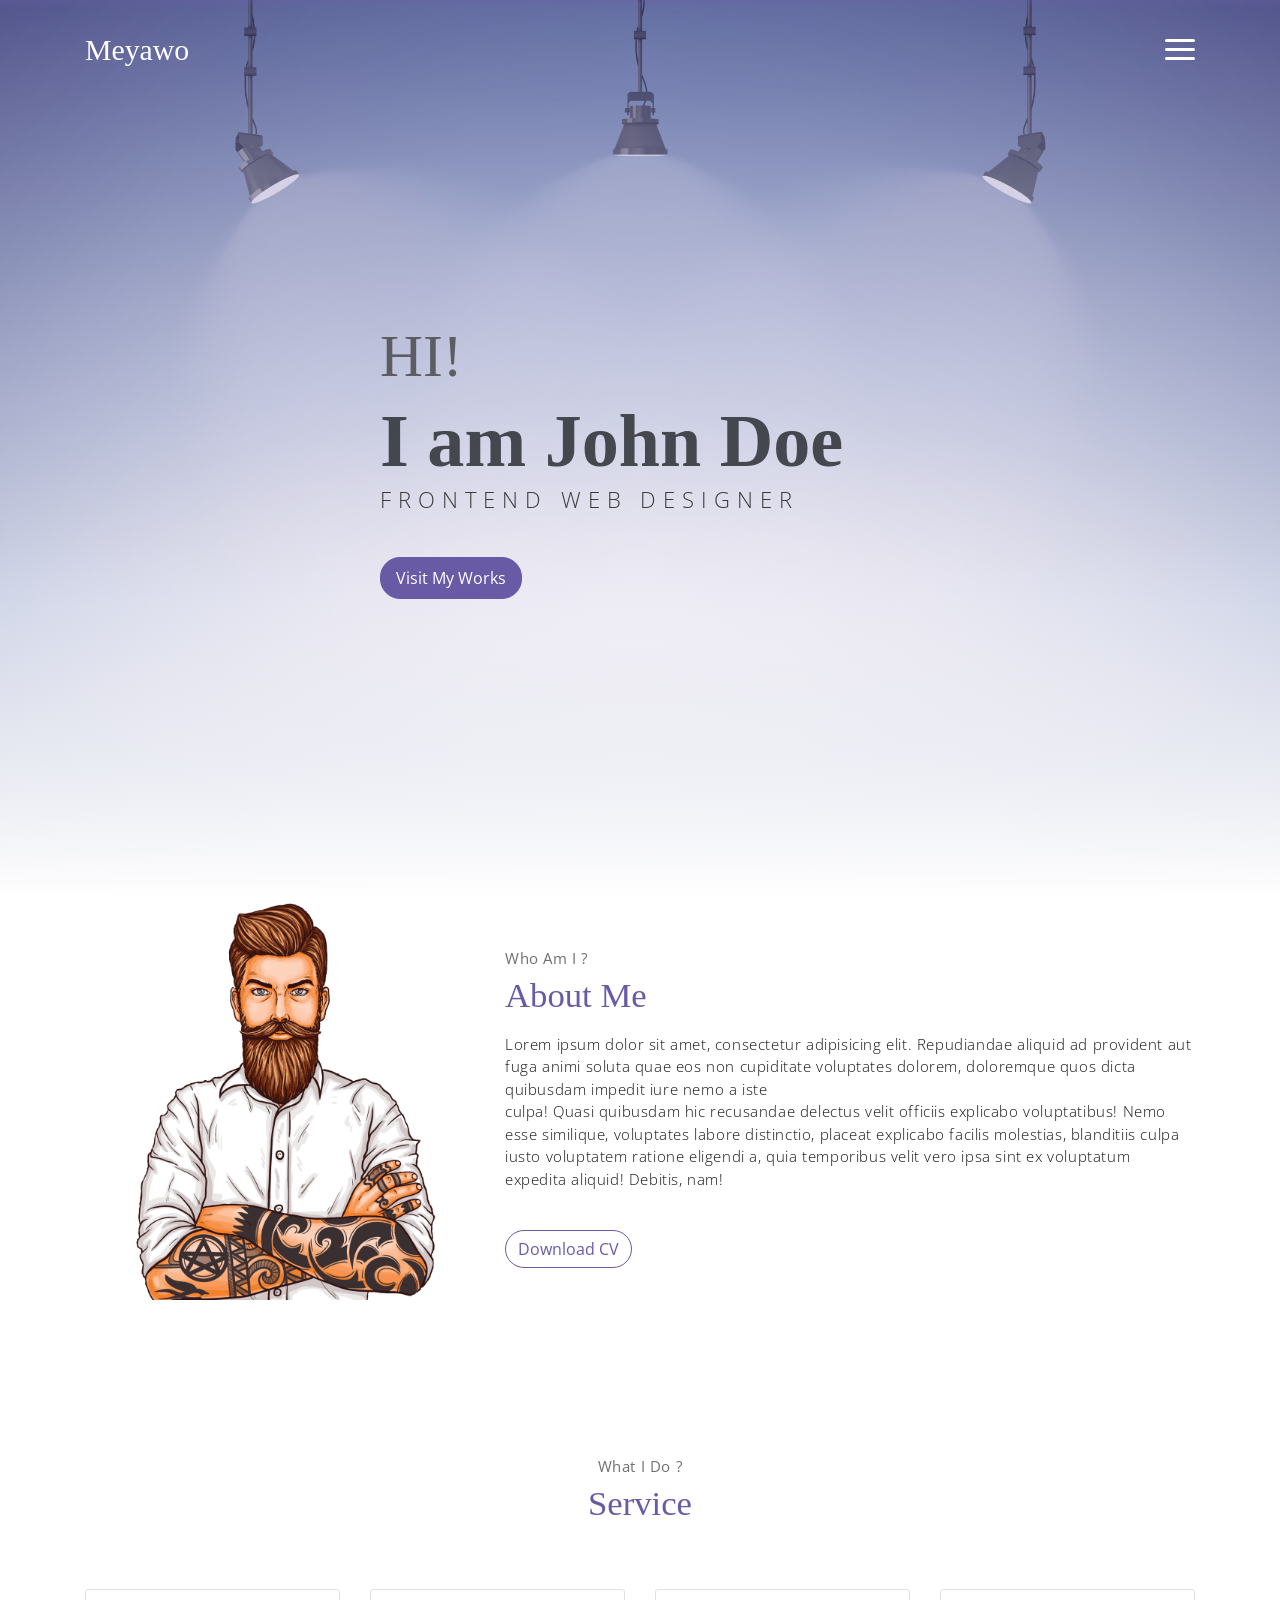
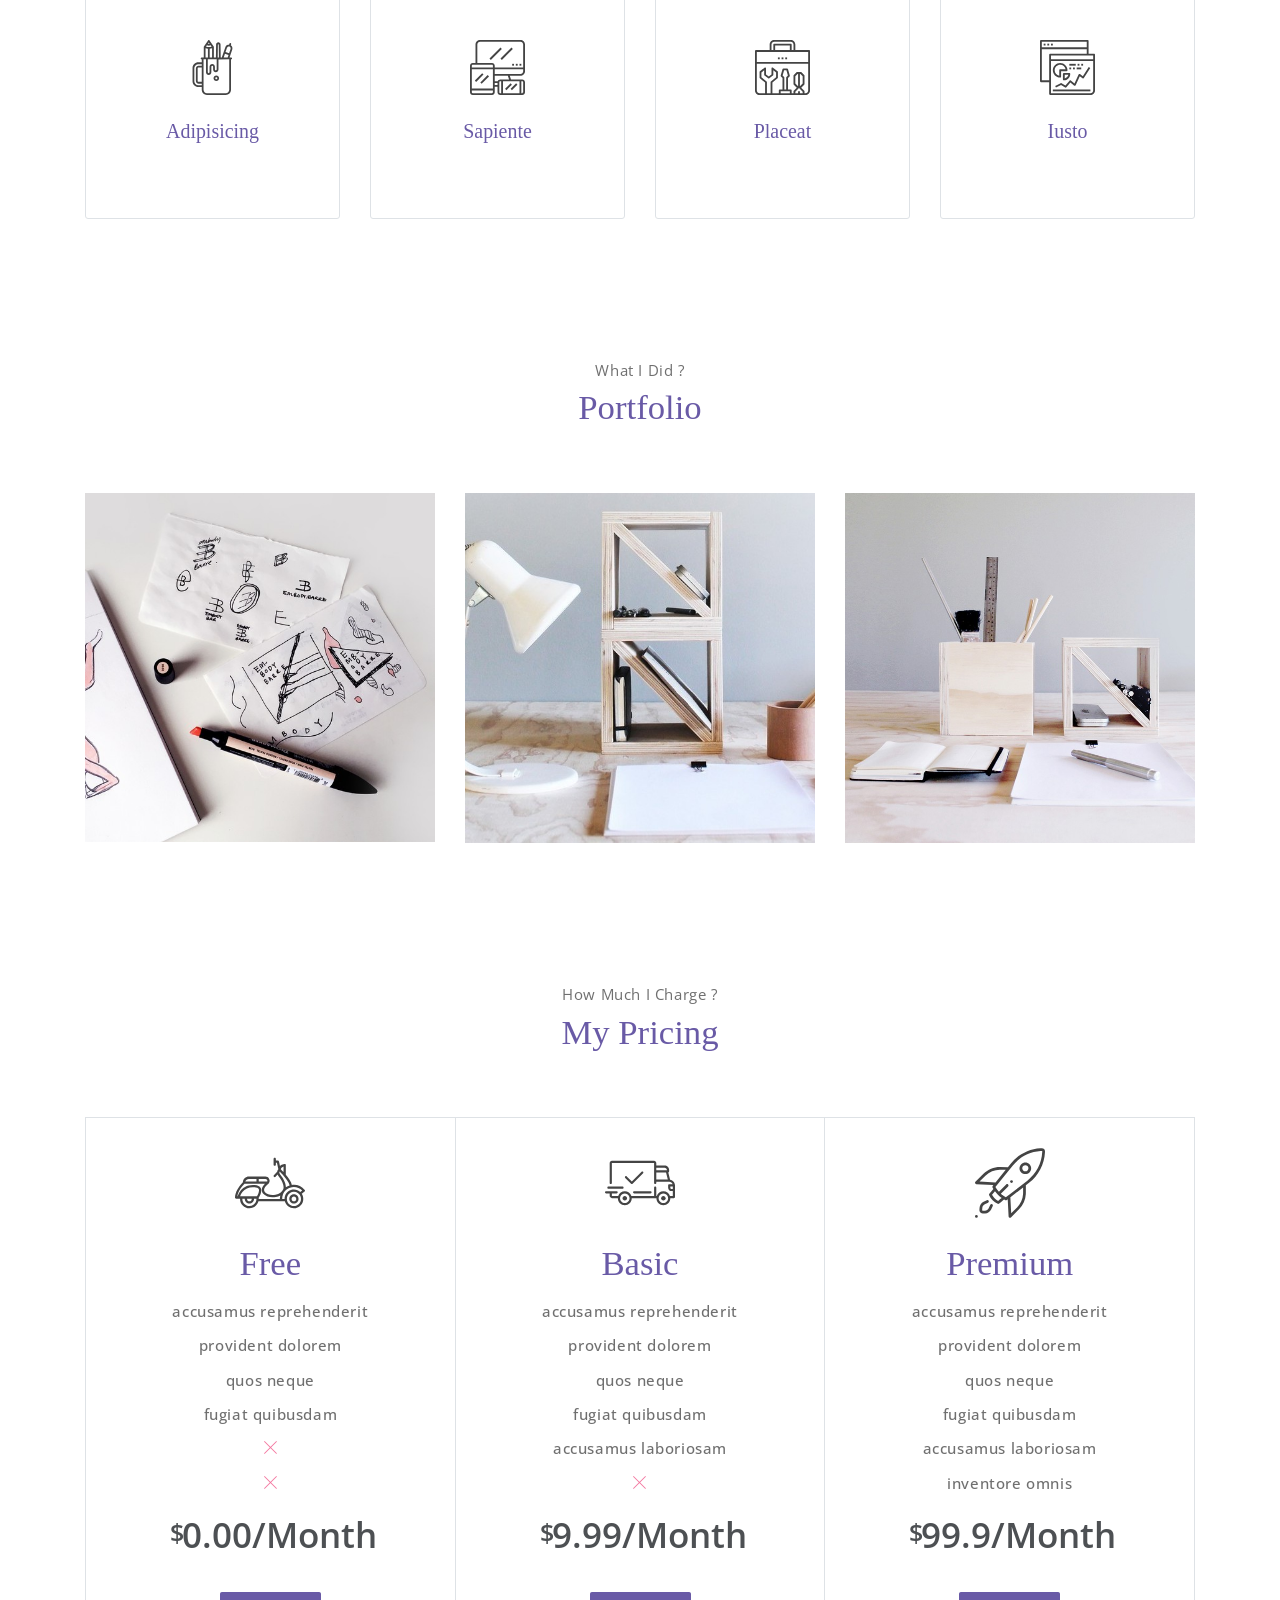
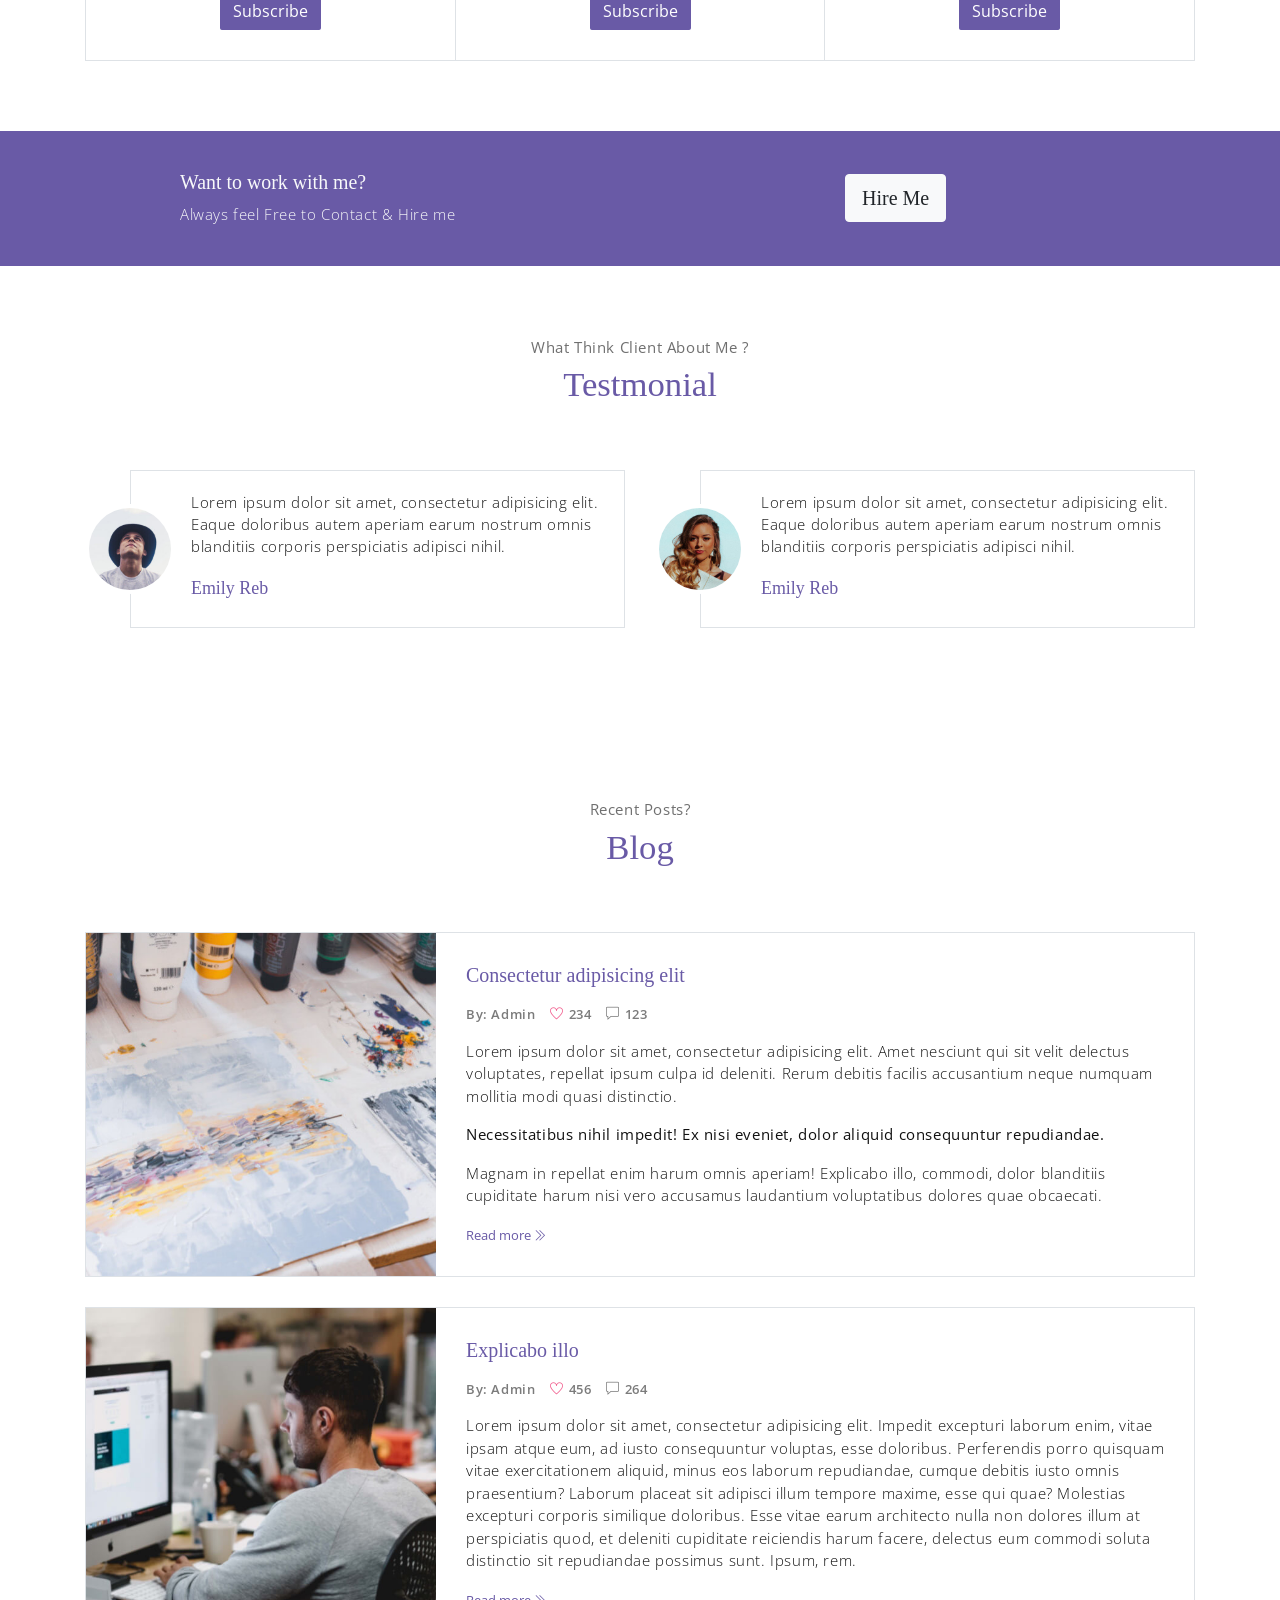
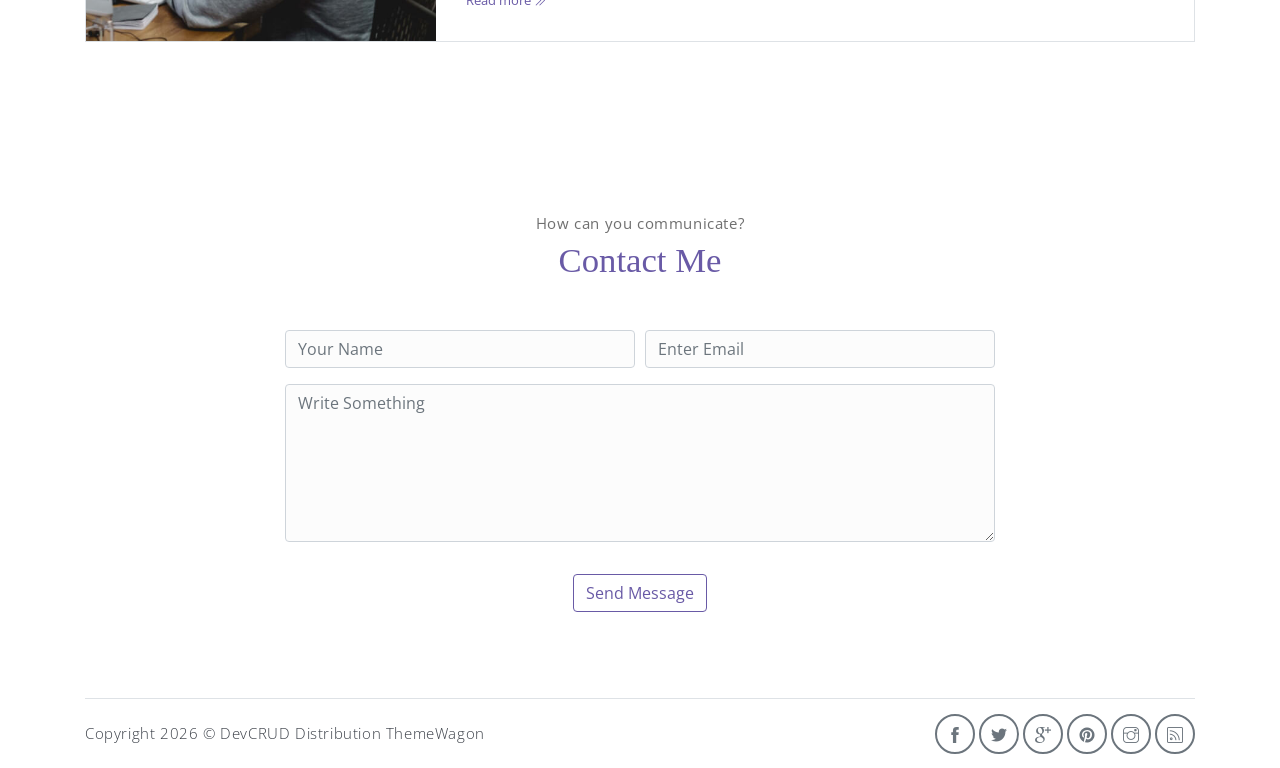
<file: frontend/index.html>
<!DOCTYPE html>
<html lang="en">

<head>
    <meta charset="utf-8">
    <meta name="viewport" content="width=device-width, initial-scale=1, shrink-to-fit=no">
    <meta name="description" content="Start your development with Meyawo landing page.">
    <meta name="author" content="Devcrud">
    <title>Meyawo Landing page | Free Bootstrap 4.3.x landing page</title>
    <!-- font icons -->
    <link rel="stylesheet" href="assets/vendors/themify-icons/css/themify-icons.css">
    <!-- Bootstrap + Meyawo main styles -->
    <link rel="stylesheet" href="assets/css/meyawo.css">
</head>

<body data-spy="scroll" data-target=".navbar" data-offset="40" id="home">

    <!-- Page Navbar -->
    <nav class="custom-navbar" data-spy="affix" data-offset-top="20">
        <div class="container">
            <a class="logo" href="#">Meyawo</a>
            <ul class="nav">
                <li class="item">
                    <a class="link" href="#home">Home</a>
                </li>
                <li class="item">
                    <a class="link" href="#about">About</a>
                </li>
                <li class="item">
                    <a class="link" href="#portfolio">Portfolio</a>
                </li>
                <li class="item">
                    <a class="link" href="#testmonial">Testmonial</a>
                </li>
                <li class="item">
                    <a class="link" href="#blog">Blog</a>
                </li>
                <li class="item">
                    <a class="link" href="#contact">Contact</a>
                </li>
                <li class="item ml-md-3">
                    <a href="components.html" class="btn btn-primary">Components</a>
                </li>
            </ul>
            <a href="javascript:void(0)" id="nav-toggle" class="hamburger hamburger--elastic">
                <div class="hamburger-box">
                    <div class="hamburger-inner"></div>
                </div>
            </a>
        </div>
    </nav><!-- End of Page Navbar -->

    <!-- page header -->
    <header id="home" class="header">
        <div class="overlay"></div>
        <div class="header-content container">
            <h1 class="header-title">
                <span class="up">HI!</span>
                <span class="down">I am John Doe</span>
            </h1>
            <p class="header-subtitle">FRONTEND WEB DESIGNER</p>

            <button class="btn btn-primary">Visit My Works</button>
        </div>
    </header><!-- end of page header -->

    <!-- about section -->
    <section class="section pt-0" id="about">
        <!-- container -->
        <div class="container text-center">
            <!-- about wrapper -->
            <div class="about">
                <div class="about-img-holder">
                    <img src="assets/imgs/man.png" class="about-img"
                        alt="Download free bootstrap 4 landing page, free boootstrap 4 templates, Download free bootstrap 4.1 landing page, free boootstrap 4.1.1 templates, meyawo Landing page">
                </div>
                <div class="about-caption">
                    <p class="section-subtitle">Who Am I ?</p>
                    <h2 class="section-title mb-3">About Me</h2>
                    <p>
                        Lorem ipsum dolor sit amet, consectetur adipisicing elit. Repudiandae aliquid ad provident aut
                        fuga animi soluta quae eos non cupiditate voluptates dolorem, doloremque quos dicta quibusdam
                        impedit iure nemo a iste
                        <br>culpa! Quasi quibusdam hic recusandae delectus velit officiis explicabo voluptatibus! Nemo
                        esse similique, voluptates labore distinctio, placeat explicabo facilis molestias, blanditiis
                        culpa iusto voluptatem ratione eligendi a, quia temporibus velit vero ipsa sint ex voluptatum
                        expedita aliquid! Debitis, nam!
                    </p>
                    <button class="btn-rounded btn btn-outline-primary mt-4">Download CV</button>
                </div>
            </div><!-- end of about wrapper -->
        </div><!-- end of container -->
    </section> <!-- end of about section -->

    <!-- service section -->
    <section class="section" id="service">
        <div class="container text-center">
            <p class="section-subtitle">What I Do ?</p>
            <h6 class="section-title mb-6">Service</h6>
            <!-- row -->
            <div class="row">
                <div class="col-md-6 col-lg-3">
                    <div class="service-card">
                        <div class="body">
                            <img src="assets/imgs/pencil-case.svg"
                                alt="Download free bootstrap 4 landing page, free boootstrap 4 templates, Download free bootstrap 4.1 landing page, free boootstrap 4.1.1 templates, meyawo Landing page"
                                class="icon">
                            <h6 class="title">Adipisicing</h6>
                            <p class="subtitle">Labore velit culpa adipisci excepturi consequuntur itaque in nam
                                molestias dolorem iste quod.</p>
                        </div>
                    </div>
                </div>
                <div class="col-md-6 col-lg-3">
                    <div class="service-card">
                        <div class="body">
                            <img src="assets/imgs/responsive.svg"
                                alt="Download free bootstrap 4 landing page, free boootstrap 4 templates, Download free bootstrap 4.1 landing page, free boootstrap 4.1.1 templates, meyawo Landing page"
                                class="icon">
                            <h6 class="title">Sapiente</h6>
                            <p class="subtitle">Labore velit culpa adipisci excepturi consequuntur itaque in nam
                                molestias dolorem iste quod.</p>
                        </div>
                    </div>
                </div>
                <div class="col-md-6 col-lg-3">
                    <div class="service-card">
                        <div class="body">
                            <img src="assets/imgs/toolbox.svg"
                                alt="Download free bootstrap 4 landing page, free boootstrap 4 templates, Download free bootstrap 4.1 landing page, free boootstrap 4.1.1 templates, meyawo Landing page"
                                class="icon">
                            <h6 class="title">Placeat</h6>
                            <p class="subtitle">Labore velit culpa adipisci excepturi consequuntur itaque in nam
                                molestias dolorem iste quod.</p>
                        </div>
                    </div>
                </div>
                <div class="col-md-6 col-lg-3">
                    <div class="service-card">
                        <div class="body">
                            <img src="assets/imgs/analytics.svg"
                                alt="Download free bootstrap 4 landing page, free boootstrap 4 templates, Download free bootstrap 4.1 landing page, free boootstrap 4.1.1 templates, meyawo Landing page"
                                class="icon">
                            <h6 class="title">Iusto</h6>
                            <p class="subtitle">Labore velit culpa adipisci excepturi consequuntur itaque in nam
                                molestias dolorem iste quod.</p>
                        </div>
                    </div>
                </div>
            </div><!-- end of row -->
        </div>
    </section><!-- end of service section -->

    <!-- portfolio section -->
    <section class="section" id="portfolio">
        <div class="container text-center">
            <p class="section-subtitle">What I Did ?</p>
            <h6 class="section-title mb-6">Portfolio</h6>
            <!-- row -->
            <div class="row">
                <div class="col-md-4">
                    <a href="#" class="portfolio-card">
                        <img src="assets/imgs/folio-1.jpg" class="portfolio-card-img"
                            alt="Download free bootstrap 4 landing page, free boootstrap 4 templates, Download free bootstrap 4.1 landing page, free boootstrap 4.1.1 templates, meyawo Landing page">
                        <span class="portfolio-card-overlay">
                            <span class="portfolio-card-caption">
                                <h4>Web Designing</h5>
                                    <p class="font-weight-normal">Category: Web Templates</p>
                            </span>
                        </span>
                    </a>
                </div>
                <div class="col-md-4">
                    <a href="#" class="portfolio-card">
                        <img class="portfolio-card-img" src="assets/imgs/folio-2.jpg" class="img-responsive rounded"
                            alt="Download free bootstrap 4 landing page, free boootstrap 4 templates, Download free bootstrap 4.1 landing page, free boootstrap 4.1.1 templates, meyawo Landing page">
                        <span class="portfolio-card-overlay">
                            <span class="portfolio-card-caption">
                                <h4>Web Designing</h5>
                                    <p class="font-weight-normal">Category: Web Templates</p>
                            </span>
                        </span>
                    </a>
                </div>
                <div class="col-md-4">
                    <a href="#" class="portfolio-card">
                        <img class="portfolio-card-img" src="assets/imgs/folio-3.jpg" class="img-responsive rounded"
                            alt="Download free bootstrap 4 landing page, free boootstrap 4 templates, Download free bootstrap 4.1 landing page, free boootstrap 4.1.1 templates, meyawo Landing page">
                        <span class="portfolio-card-overlay">
                            <span class="portfolio-card-caption">
                                <h4>Web Designing</h5>
                                    <p class="font-weight-normal">Category: Web Templates</p>
                            </span>
                        </span>
                    </a>
                </div>
            </div><!-- end of row -->
        </div><!-- end of container -->
    </section> <!-- end of portfolio section -->

    <!-- pricing section -->
    <section class="section" id="pricing">
        <div class="container text-center">
            <p class="section-subtitle">How Much I Charge ?</p>
            <h6 class="section-title mb-6">My Pricing</h6>
            <!-- row -->
            <div class="pricing-wrapper">
                <div class="pricing-card">
                    <div class="pricing-card-header">
                        <img class="pricing-card-icon" src="assets/imgs/scooter.svg"
                            alt="Download free bootstrap 4 landing page, free boootstrap 4 templates, Download free bootstrap 4.1 landing page, free boootstrap 4.1.1 templates, meyawo Landing page">
                    </div>
                    <div class="pricing-card-body">
                        <h6 class="pricing-card-title">Free</h6>
                        <div class="pricing-card-list">
                            <p>accusamus reprehenderit</p>
                            <p>provident dolorem </p>
                            <p>quos neque</p>
                            <p>fugiat quibusdam</p>
                            <p><i class="ti-close"></i></p>
                            <p><i class="ti-close"></i></p>
                        </div>
                    </div>
                    <div class="pricing-card-footer">
                        <span>$</span>
                        <span>0.00/Month</span>
                    </div>
                    <a href="#" class="btn btn-primary mt-3 pricing-card-btn">Subscribe</a>
                </div>
                <div class="pricing-card">
                    <div class="pricing-card-header">
                        <img class="pricing-card-icon" src="assets/imgs/shipped.svg"
                            alt="Download free bootstrap 4 landing page, free boootstrap 4 templates, Download free bootstrap 4.1 landing page, free boootstrap 4.1.1 templates, meyawo Landing page">
                    </div>
                    <div class="pricing-card-body">
                        <h6 class="pricing-card-title">Basic</h6>
                        <div class="pricing-card-list">
                            <p>accusamus reprehenderit</p>
                            <p>provident dolorem </p>
                            <p>quos neque</p>
                            <p>fugiat quibusdam</p>
                            <p>accusamus laboriosam</p>
                            <p><i class="ti-close"></i></p>
                        </div>
                    </div>
                    <div class="pricing-card-footer">
                        <span>$</span>
                        <span>9.99/Month</span>
                    </div>
                    <a href="#" class="btn btn-primary mt-3 pricing-card-btn">Subscribe</a>
                </div>
                <div class="pricing-card">
                    <div class="pricing-card-header">
                        <img class="pricing-card-icon" src="assets/imgs/startup.svg"
                            alt="Download free bootstrap 4 landing page, free boootstrap 4 templates, Download free bootstrap 4.1 landing page, free boootstrap 4.1.1 templates, meyawo Landing page">
                    </div>
                    <div class="pricing-card-body">
                        <h6 class="pricing-card-title">Premium</h6>
                        <div class="pricing-card-list">
                            <p>accusamus reprehenderit</p>
                            <p>provident dolorem </p>
                            <p>quos neque</p>
                            <p>fugiat quibusdam</p>
                            <p>accusamus laboriosam</p>
                            <p>inventore omnis</p>
                        </div>
                    </div>
                    <div class="pricing-card-footer">
                        <span>$</span>
                        <span>99.9/Month</span>
                    </div>
                    <a href="#" class="btn btn-primary mt-3 pricing-card-btn">Subscribe</a>
                </div>

            </div><!-- end of pricing wrapper -->
        </div> <!-- end of container -->
    </section><!-- end of pricing section -->

    <!-- section -->
    <section class="section-sm bg-primary">
        <!-- container -->
        <div class="container text-center text-sm-left">
            <!-- row -->
            <div class="row align-items-center">
                <div class="col-sm offset-md-1 mb-4 mb-md-0">
                    <h6 class="title text-light">Want to work with me?</h6>
                    <p class="m-0 text-light">Always feel Free to Contact & Hire me</p>
                </div>
                <div class="col-sm offset-sm-2 offset-md-3">
                    <button class="btn btn-lg my-font btn-light rounded">Hire Me</button>
                </div>
            </div> <!-- end of row -->
        </div> <!-- end of container -->
    </section> <!-- end of section -->

    <!-- testimonial section -->
    <section class="section" id="testmonial">
        <div class="container text-center">
            <p class="section-subtitle">What Think Client About Me ?</p>
            <h6 class="section-title mb-6">Testmonial</h6>

            <!-- row -->
            <div class="row">
                <div class="col-md-6">
                    <div class="testimonial-card">
                        <div class="testimonial-card-img-holder">
                            <img src="assets/imgs/avatar2.jpg" class="testimonial-card-img"
                                alt="Download free bootstrap 4 landing page, free boootstrap 4 templates, Download free bootstrap 4.1 landing page, free boootstrap 4.1.1 templates, meyawo Landing page">
                        </div>
                        <div class="testimonial-card-body">
                            <p class="testimonial-card-subtitle">Lorem ipsum dolor sit amet, consectetur adipisicing
                                elit. Eaque doloribus autem aperiam earum nostrum omnis blanditiis corporis perspiciatis
                                adipisci nihil.</p>
                            <h6 class="testimonial-card-title">Emily Reb</h6>
                        </div>
                    </div>
                </div>
                <div class="col-md-6">
                    <div class="testimonial-card">
                        <div class="testimonial-card-img-holder">
                            <img src="assets/imgs/avatar3.jpg" class="testimonial-card-img"
                                alt="Download free bootstrap 4 landing page, free boootstrap 4 templates, Download free bootstrap 4.1 landing page, free boootstrap 4.1.1 templates, meyawo Landing page">
                        </div>
                        <div class="testimonial-card-body">
                            <p class="testimonial-card-subtitle">Lorem ipsum dolor sit amet, consectetur adipisicing
                                elit. Eaque doloribus autem aperiam earum nostrum omnis blanditiis corporis perspiciatis
                                adipisci nihil.</p>
                            <h6 class="testimonial-card-title">Emily Reb</h6>
                        </div>
                    </div>
                </div>
            </div>
        </div> <!-- end of container -->
    </section> <!-- end of testimonial section -->

    <!-- blog section -->
    <section class="section" id="blog">
        <!-- container -->
        <div class="container text-center">
            <p class="section-subtitle">Recent Posts?</p>
            <h6 class="section-title mb-6">Blog</h6>
            <!-- blog-wrapper -->
            <div class="blog-card">
                <div class="blog-card-header">
                    <img src="assets/imgs/img-1.jpg" class="blog-card-img"
                        alt="Download free bootstrap 4 landing page, free boootstrap 4 templates, Download free bootstrap 4.1 landing page, free boootstrap 4.1.1 templates, meyawo Landing page">
                </div>
                <div class="blog-card-body">
                    <h5 class="blog-card-title">Consectetur adipisicing elit</h6>

                        <p class="blog-card-caption">
                            <a href="#">By: Admin</a>
                            <a href="#"><i class="ti-heart text-danger"></i> 234</a>
                            <a href="#"><i class="ti-comment"></i> 123</a>
                        </p>
                        <p>Lorem ipsum dolor sit amet, consectetur adipisicing elit. Amet nesciunt qui sit velit
                            delectus voluptates, repellat ipsum culpa id deleniti. Rerum debitis facilis accusantium
                            neque numquam mollitia modi quasi distinctio.</p>

                        <p><b>Necessitatibus nihil impedit! Ex nisi eveniet, dolor aliquid consequuntur repudiandae.</b>
                        </p>
                        <p>Magnam in repellat enim harum omnis aperiam! Explicabo illo, commodi, dolor blanditiis
                            cupiditate harum nisi vero accusamus laudantium voluptatibus dolores quae obcaecati.</p>

                        <a href="#" class="blog-card-link">Read more <i class="ti-angle-double-right"></i></a>
                </div>
            </div><!-- end of blog wrapper -->

            <!-- blog-wrapper -->
            <div class="blog-card">
                <div class="blog-card-header">
                    <img src="assets/imgs/img-2.jpg" class="blog-card-img"
                        alt="Download free bootstrap 4 landing page, free boootstrap 4 templates, Download free bootstrap 4.1 landing page, free boootstrap 4.1.1 templates, meyawo Landing page">
                </div>
                <div class="blog-card-body">
                    <h5 class="blog-card-title">Explicabo illo</h6>

                        <p class="blog-card-caption">
                            <a href="#">By: Admin</a>
                            <a href="#"><i class="ti-heart text-danger"></i> 456</a>
                            <a href="#"><i class="ti-comment"></i> 264</a>
                        </p>

                        <p>Lorem ipsum dolor sit amet, consectetur adipisicing elit. Impedit excepturi laborum enim,
                            vitae ipsam atque eum, ad iusto consequuntur voluptas, esse doloribus. Perferendis porro
                            quisquam vitae exercitationem aliquid, minus eos laborum repudiandae, cumque debitis iusto
                            omnis praesentium? Laborum placeat sit adipisci illum tempore maxime, esse qui quae?
                            Molestias excepturi corporis similique doloribus. Esse vitae earum architecto nulla non
                            dolores illum at perspiciatis quod, et deleniti cupiditate reiciendis harum facere, delectus
                            eum commodi soluta distinctio sit repudiandae possimus sunt. Ipsum, rem.</p>

                        <a href="#" class="blog-card-link">Read more <i class="ti-angle-double-right"></i></a>
                </div>
            </div><!-- end of blog wrapper -->

        </div><!-- end of container -->
    </section><!-- end of blog section -->

    <!-- contact section -->
    <section class="section" id="contact">
        <div class="container text-center">
            <p class="section-subtitle">How can you communicate?</p>
            <h6 class="section-title mb-5">Contact Me</h6>
            <!-- contact form -->
            <form action="" class="contact-form col-md-10 col-lg-8 m-auto">
                <div class="form-row">
                    <div class="form-group col-sm-6">
                        <input type="text" size="50" class="form-control" placeholder="Your Name" required>
                    </div>
                    <div class="form-group col-sm-6">
                        <input type="email" class="form-control" placeholder="Enter Email" requried>
                    </div>
                    <div class="form-group col-sm-12">
                        <textarea name="comment" id="comment" rows="6" class="form-control"
                            placeholder="Write Something"></textarea>
                    </div>
                    <div class="form-group col-sm-12 mt-3">
                        <input type="submit" value="Send Message" class="btn btn-outline-primary rounded">
                    </div>
                </div>
            </form><!-- end of contact form -->
        </div><!-- end of container -->
    </section><!-- end of contact section -->

    <!-- footer -->
    <div class="container">
        <footer class="footer">
            <p class="mb-0">Copyright
                <script>document.write(new Date().getFullYear())</script> &copy; <a
                    href="http://www.devcrud.com">DevCRUD</a> Distribution <a
                    href="https://themewagon.com">ThemeWagon</a>
            </p>
            <div class="social-links text-right m-auto ml-sm-auto">
                <a href="javascript:void(0)" class="link"><i class="ti-facebook"></i></a>
                <a href="javascript:void(0)" class="link"><i class="ti-twitter-alt"></i></a>
                <a href="javascript:void(0)" class="link"><i class="ti-google"></i></a>
                <a href="javascript:void(0)" class="link"><i class="ti-pinterest-alt"></i></a>
                <a href="javascript:void(0)" class="link"><i class="ti-instagram"></i></a>
                <a href="javascript:void(0)" class="link"><i class="ti-rss"></i></a>
            </div>
        </footer>
    </div> <!-- end of page footer -->

    <!-- core  -->
    <script src="assets/vendors/jquery/jquery-3.4.1.js"></script>
    <script src="assets/vendors/bootstrap/bootstrap.bundle.js"></script>

    <!-- bootstrap 3 affix -->
    <script src="assets/vendors/bootstrap/bootstrap.affix.js"></script>

    <!-- Meyawo js -->
    <script src="assets/js/meyawo.js"></script>

</body>

</html>
</file>
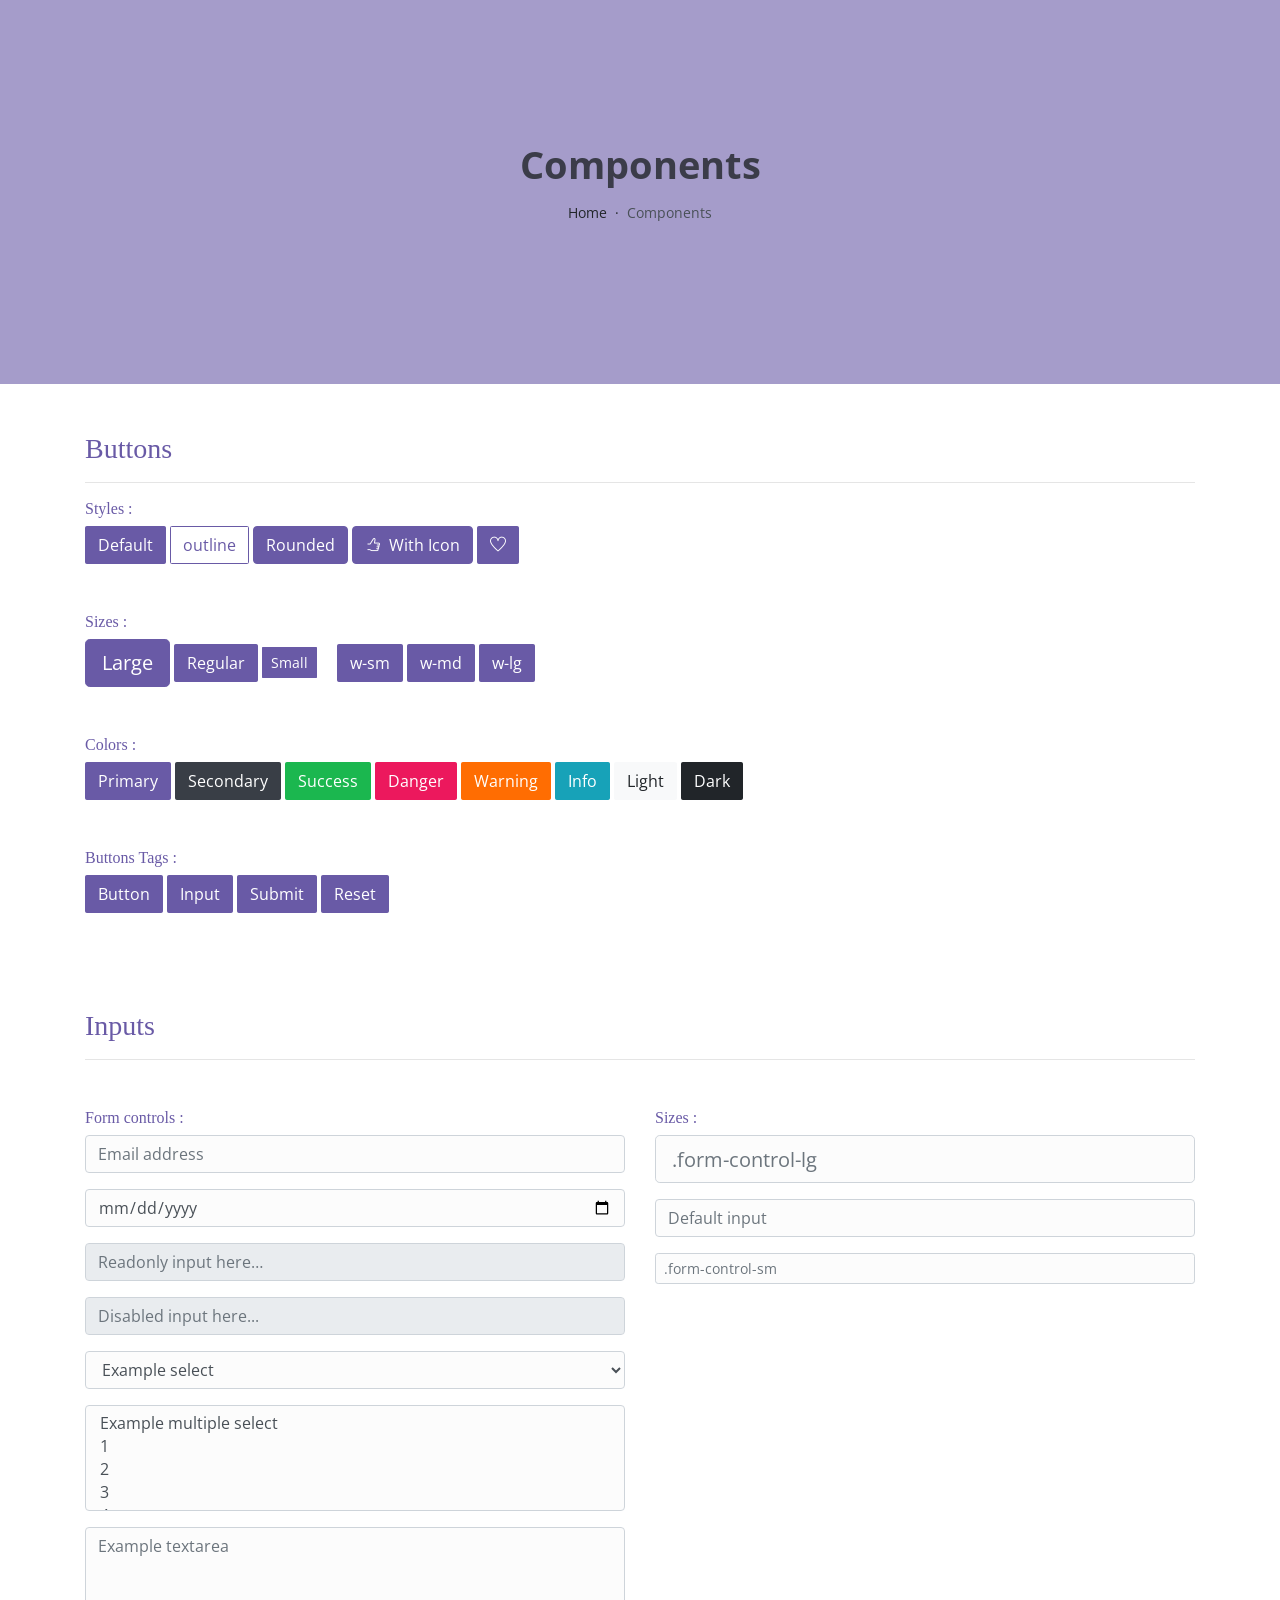
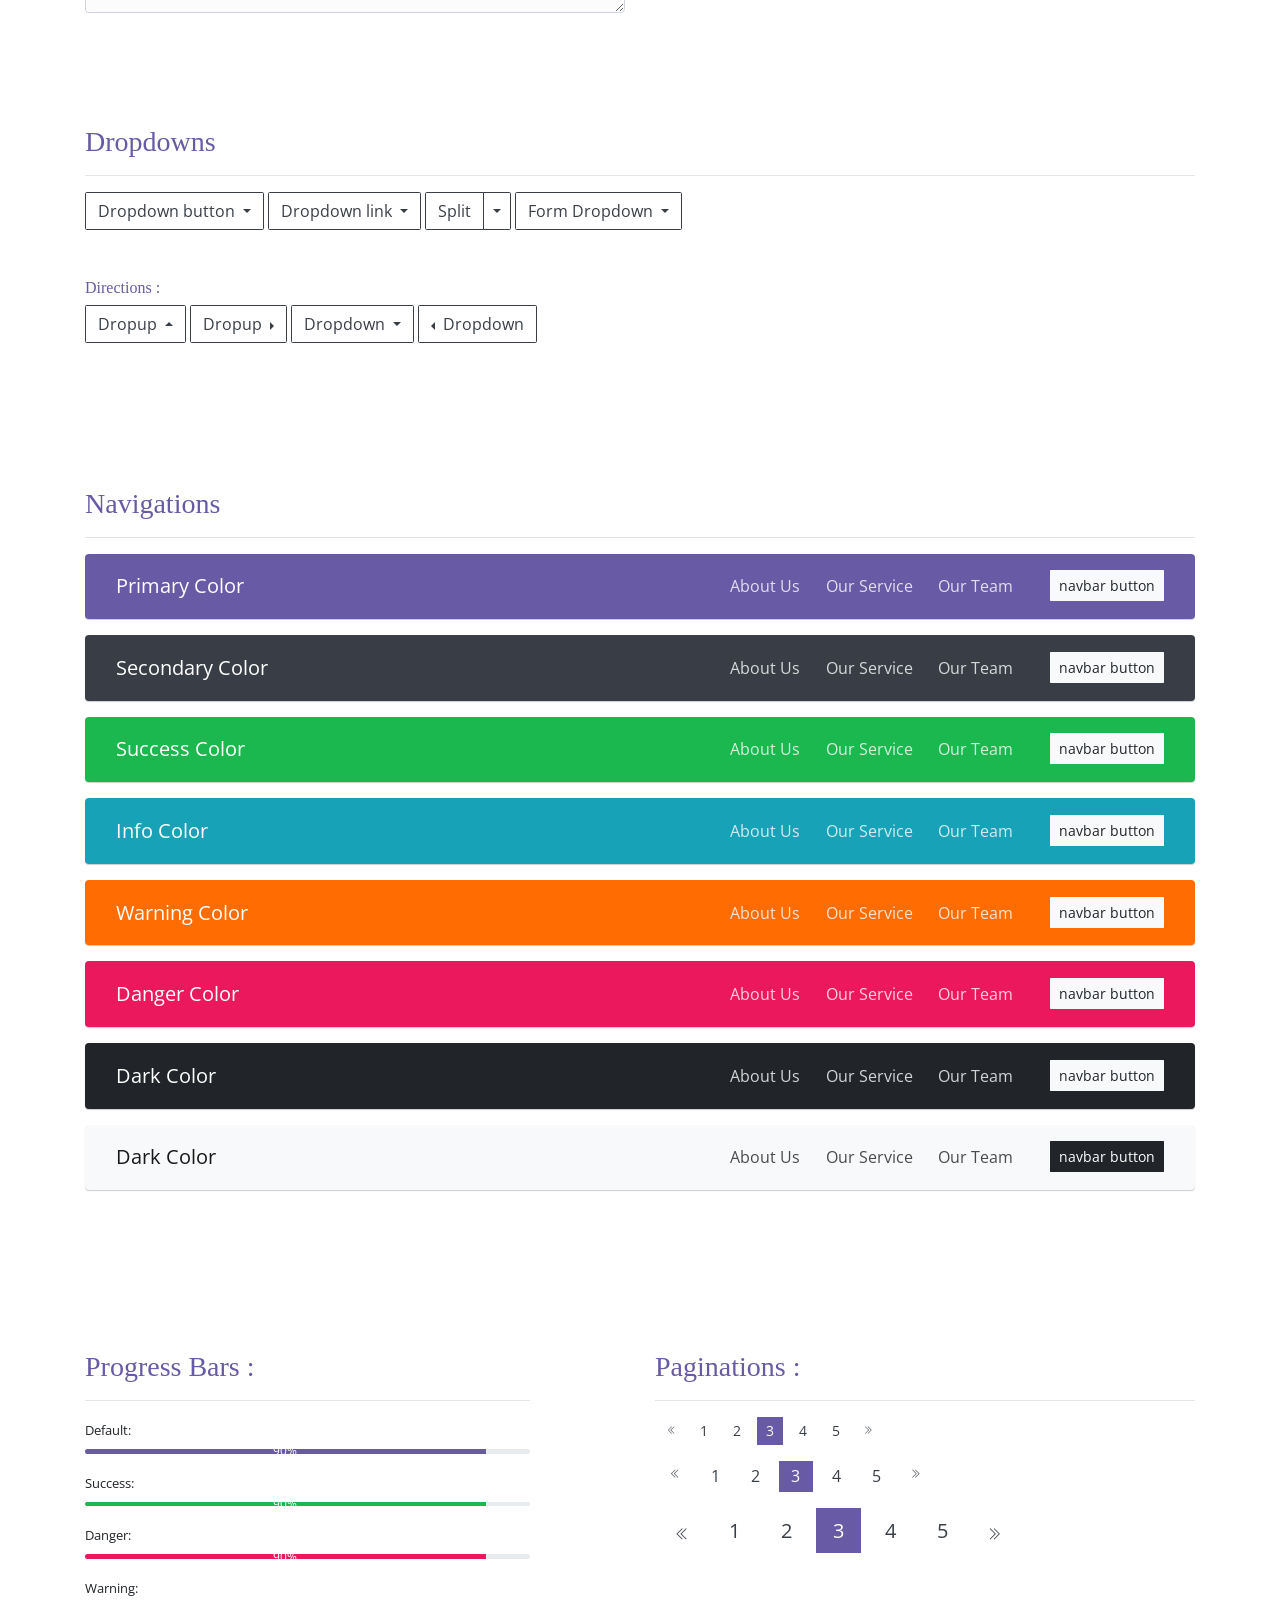
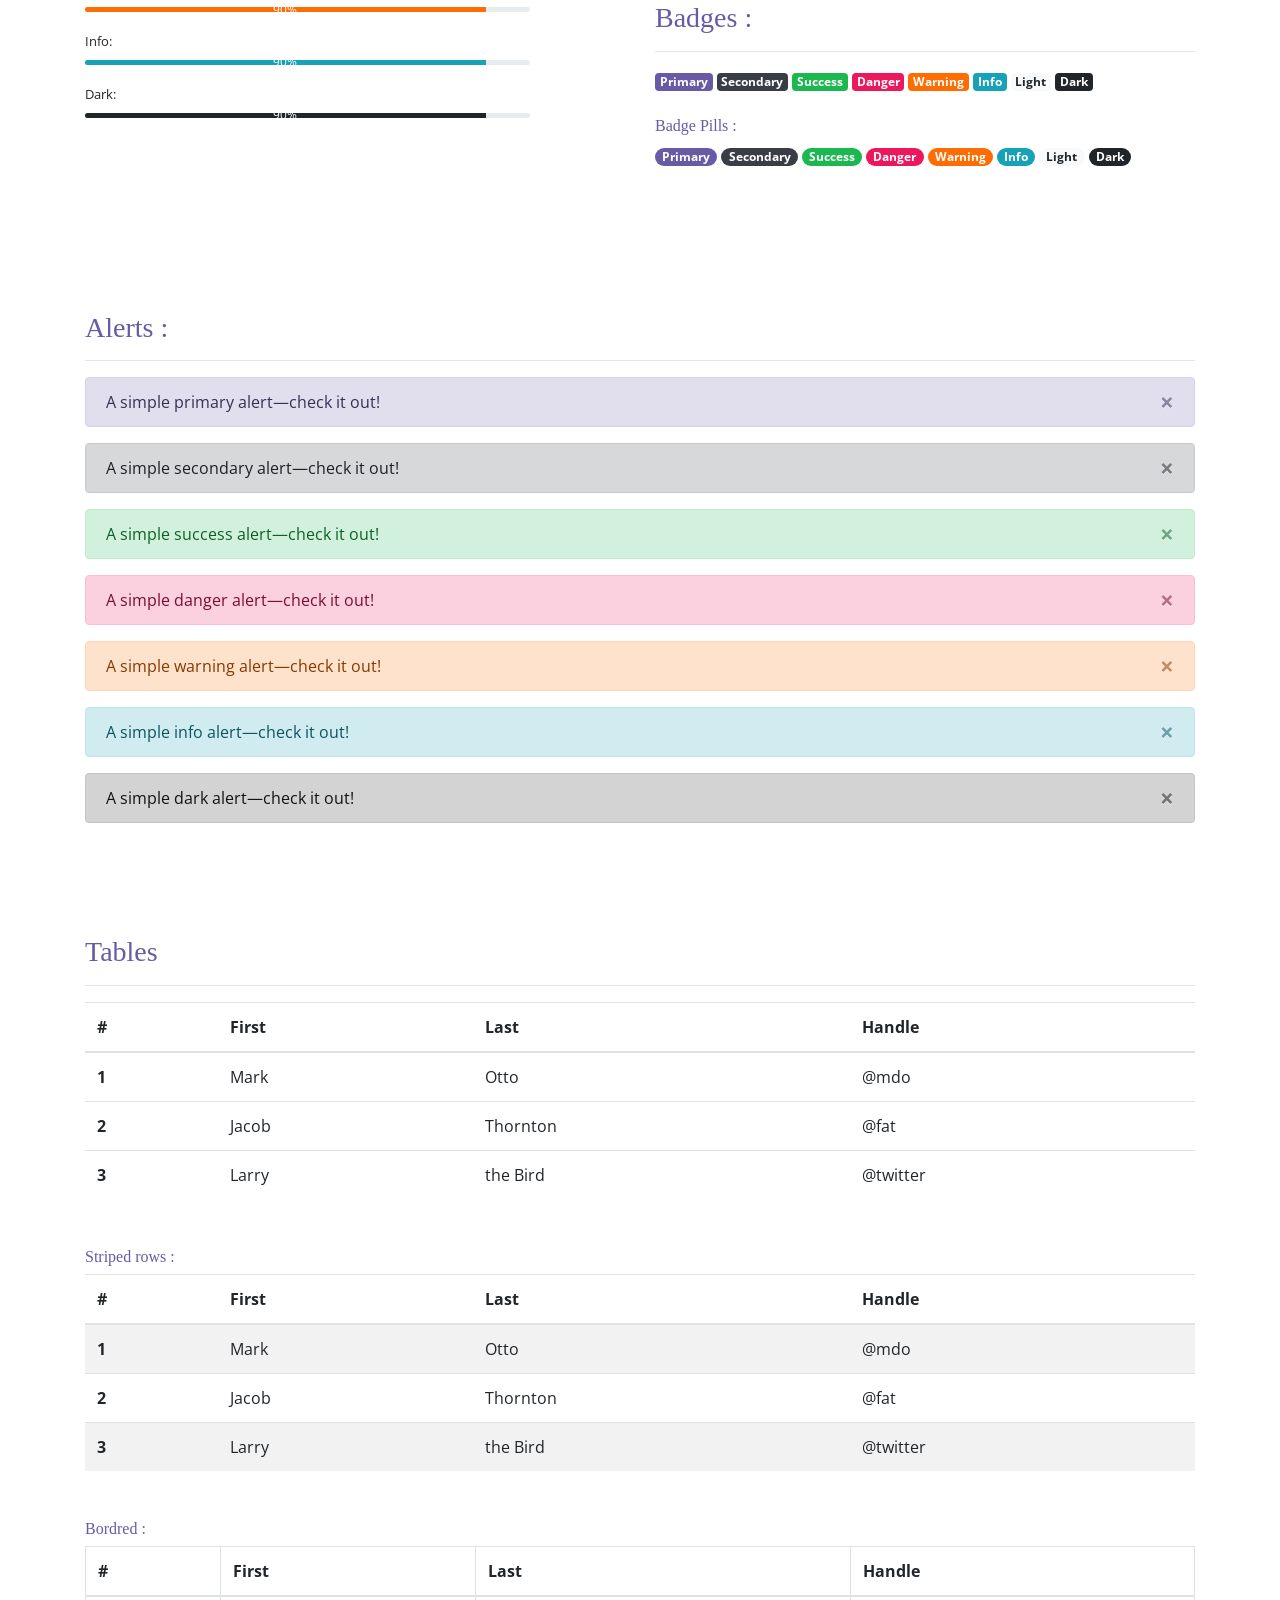
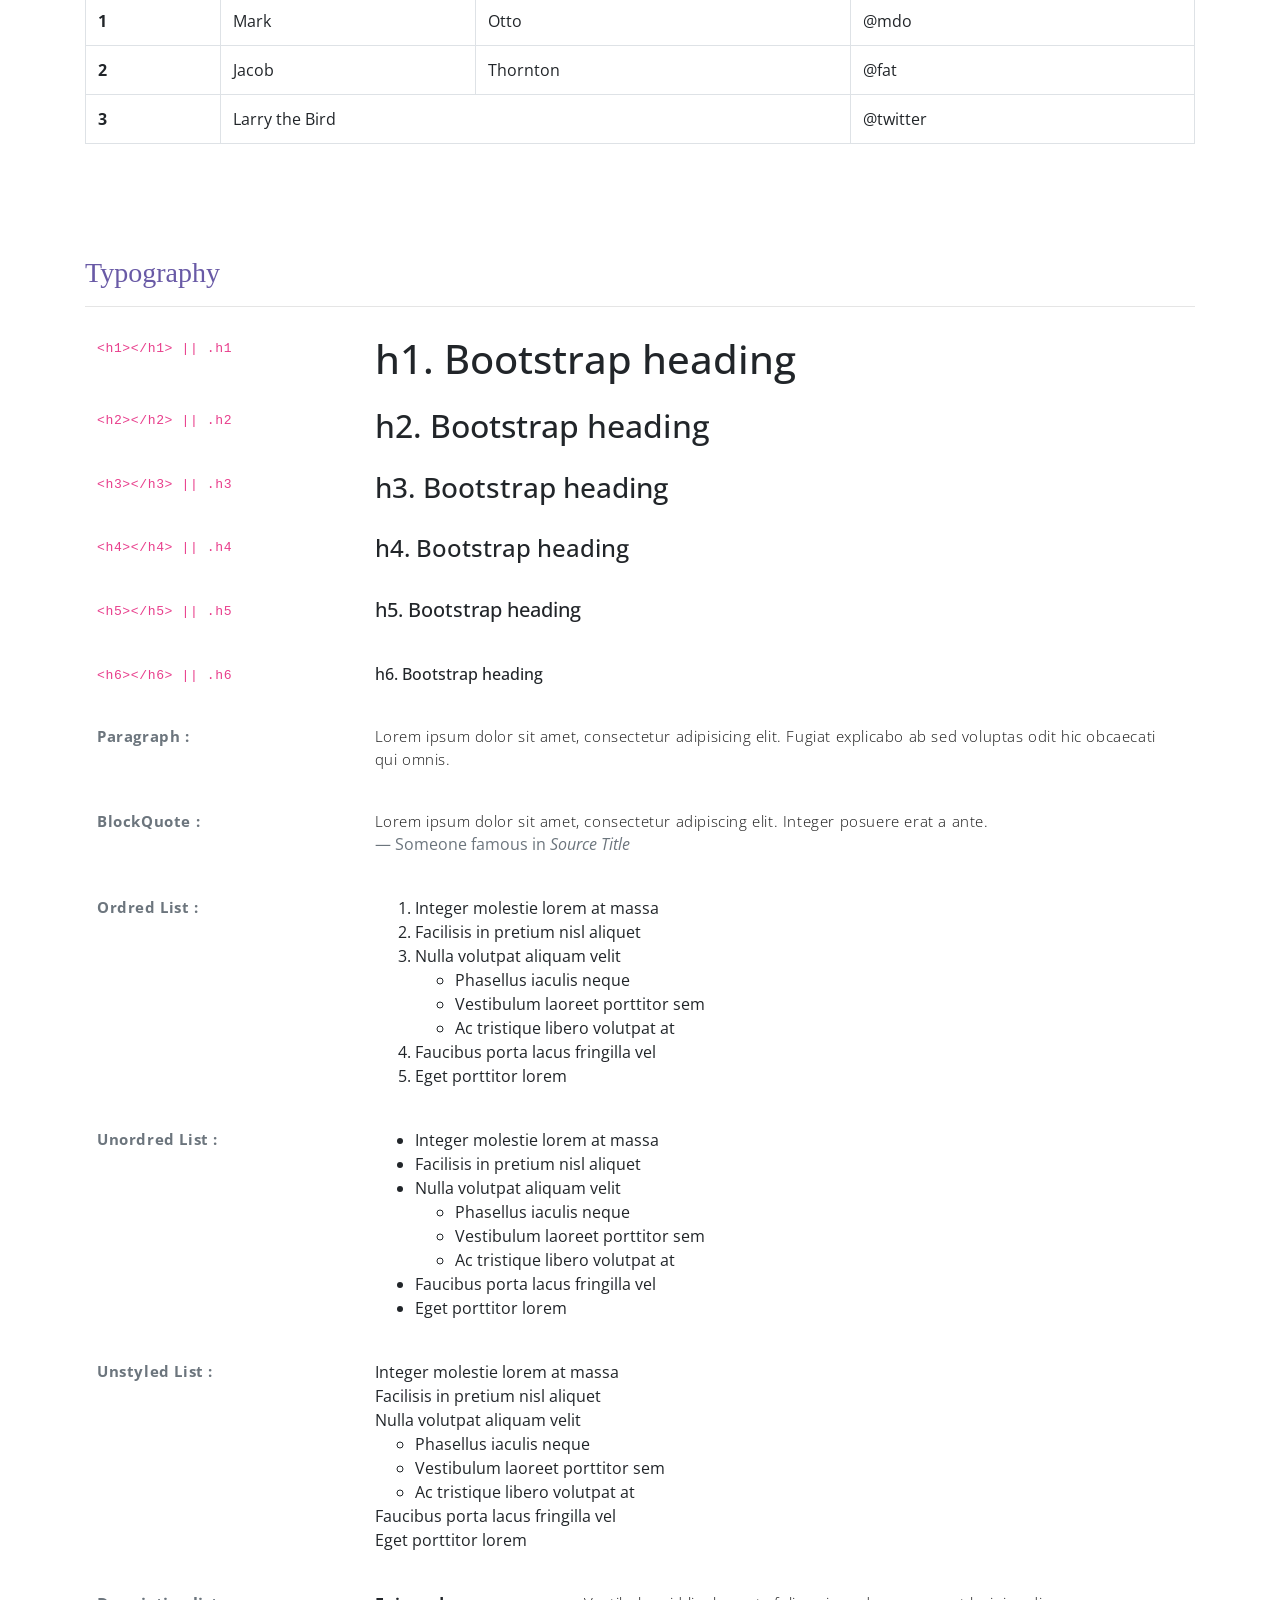
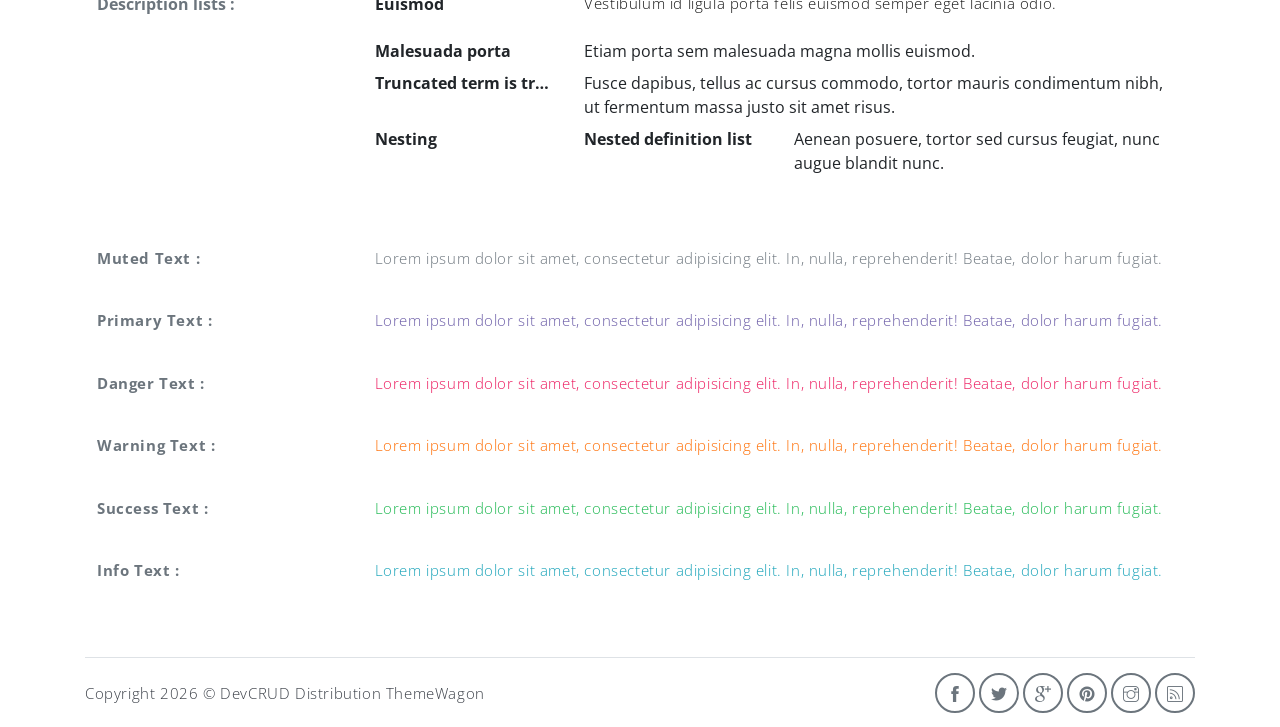
<file: frontend/components.html>
<!DOCTYPE html>
<html lang="en">

<head>
   <meta charset="utf-8">
   <meta name="viewport" content="width=device-width, initial-scale=1, shrink-to-fit=no">
   <meta name="description" content="Start your development with Meyawo landing page.">
   <meta name="author" content="Devcrud">
   <title>Meyawo Landing page | Components</title>
   <!-- font icons -->
   <link rel="stylesheet" href="assets/vendors/themify-icons/css/themify-icons.css">
   <!-- Bootstrap + Steller  -->
   <link rel="stylesheet" href="assets/css/meyawo.css">
</head>

<body>

   <!-- Page Header -->
   <header class="header header-mini">
      <div class="header-title">Components</div>
      <nav aria-label="breadcrumb">
         <ol class="breadcrumb">
            <li class="breadcrumb-item"><a href="/">Home</a></li>
            <li class="breadcrumb-item active" aria-current="page">Components</li>
         </ol>
      </nav>
   </header> <!-- End Of Page Header -->

   <!-- main content -->
   <div class="container">

      <!-- Buttons -->
      <h3 class="mt-5">Buttons</h3>
      <hr>
      <h6 class="section-secondary-title">Styles :</h6>
      <button class="btn btn-primary">Default</button>
      <button class="btn btn-outline-primary">outline</button>
      <button class="btn btn-primary rounded">Rounded</button>
      <button class="btn btn-primary rounded"><i class="ti-thumb-up pr-1"></i> With Icon</button>
      <button class="btn btn-primary circle"><i class="ti-heart"></i></button>

      <h6 class="section-secondary-title mt-5">Sizes :</h6>
      <button class="btn btn-primary btn-lg">Large</button>
      <button class="btn btn-primary ">Regular</button>
      <button class="btn btn-primary btn-sm">Small</button>
      <button class="btn btn-primary w-sm ml-3">w-sm</button>
      <button class="btn btn-primary w-md">w-md</button>
      <button class="btn btn-primary w-lg">w-lg</button>

      <h6 class="section-secondary-title mt-5">Colors :</h6>
      <button type="button" class="btn btn-primary">Primary</button>
      <button type="button" class="btn btn-secondary">Secondary</button>
      <button type="button" class="btn btn-success">Success</button>
      <button type="button" class="btn btn-danger">Danger</button>
      <button type="button" class="btn btn-warning">Warning</button>
      <button type="button" class="btn btn-info">Info</button>
      <button type="button" class="btn btn-light">Light</button>
      <button type="button" class="btn btn-dark">Dark</button>

      <h6 class="section-secondary-title mt-5">Buttons Tags :</h6>
      <button class="btn btn-primary" type="submit">Button</button>
      <input class="btn btn-primary" type="button" value="Input">
      <input class="btn btn-primary" type="submit" value="Submit">
      <input class="btn btn-primary" type="reset" value="Reset">

      <!-- devider -->
      <div class="py-5"></div>

      <!-- Inputs -->
      <h3>Inputs</h3>
      <hr>
      <div class="row mt-5">
         <div class="col-md-6">
            <h6 class="section-secondary-title">Form controls :</h6>
            <div class="form-group">
               <input type="email" class="form-control" id="exampleFormControlInput1" placeholder="Email address">
            </div>
            <div class="form-group">
               <input type="date" class="form-control" id="exampleFormControlInput1" placeholder="Date">
            </div>
            <div class="form-group">
               <input class="form-control" type="text" placeholder="Readonly input here…" readonly>
            </div>
            <div class="form-group">
               <input class="form-control" id="disabledInput" type="text" placeholder="Disabled input here..." disabled>
            </div>
            <div class="form-group">
               <select class="form-control" id="exampleFormControlSelect1">
                  <option>Example select</option>
                  <option>1</option>
                  <option>2</option>
                  <option>3</option>
                  <option>4</option>
                  <option>5</option>
               </select>
            </div>
            <div class="form-group">
               <select multiple class="form-control" id="exampleFormControlSelect2">
                  <option>Example multiple select</option>
                  <option>1</option>
                  <option>2</option>
                  <option>3</option>
                  <option>4</option>
                  <option>5</option>
               </select>
            </div>
            <div class="form-group">
               <textarea class="form-control" id="exampleFormControlTextarea1" rows="3"
                  placeholder="Example textarea"></textarea>
            </div>
         </div>
         <div class="col-md-6">
            <h6 class="section-secondary-title">Sizes :</h6>
            <div class="form-group">
               <input class="form-control form-control-lg" type="text" placeholder=".form-control-lg">
            </div>
            <div class="form-group">
               <input class="form-control" type="text" placeholder="Default input">
            </div>
            <div class="form-group">
               <input class="form-control form-control-sm" type="text" placeholder=".form-control-sm">
            </div>
         </div>
      </div> <!-- end of inputs -->

      <!-- devider -->
      <div class="py-5"></div>

      <!-- Dropdowns -->
      <h3 class="components-section-title font-weight-normal">Dropdowns</h3>
      <hr>
      <div class="dropdown d-inline-block">
         <button class="btn btn-outline-secondary dropdown-toggle" type="button" id="dropdownMenuButton"
            data-toggle="dropdown" aria-haspopup="true" aria-expanded="false">
            Dropdown button
         </button>
         <div class="dropdown-menu" aria-labelledby="dropdownMenuButton">
            <a class="dropdown-item" href="#">Action</a>
            <a class="dropdown-item" href="#">Another action</a>
            <a class="dropdown-item" href="#">Something else here</a>
         </div>
      </div>
      <div class="dropdown d-inline-block">
         <a class="btn btn-outline-secondary dropdown-toggle" href="#" role="button" id="dropdownMenuLink"
            data-toggle="dropdown" aria-haspopup="true" aria-expanded="false">
            Dropdown link
         </a>
         <div class="dropdown-menu" aria-labelledby="dropdownMenuLink">
            <a class="dropdown-item" href="#">Action</a>
            <a class="dropdown-item" href="#">Another action</a>
            <a class="dropdown-item" href="#">Something else here</a>
         </div>
      </div>
      <div class="btn-group">
         <button type="button" class="btn btn-outline-secondary">Split</button>
         <button type="button" class="btn btn-outline-secondary dropdown-toggle dropdown-toggle-split"
            data-toggle="dropdown" aria-haspopup="true" aria-expanded="false">
            <span class="sr-only">Toggle Dropdown</span>
         </button>
         <div class="dropdown-menu">
            <a class="dropdown-item" href="#">Action</a>
            <a class="dropdown-item" href="#">Another action</a>
            <a class="dropdown-item" href="#">Something else here</a>
            <div class="dropdown-divider"></div>
            <a class="dropdown-item" href="#">Separated link</a>
         </div>
      </div>
      <div class="btn-group">
         <button class="btn btn-outline-secondary dropdown-toggle" type="button" id="dropdownMenuButton"
            data-toggle="dropdown" aria-haspopup="true" aria-expanded="false">
            Form Dropdown
         </button>
         <div class="dropdown-menu form">
            <form class="px-4 py-3">
               <div class="form-group">
                  <input type="email" class="form-control" id="exampleDropdownFormEmail1"
                     placeholder="email@example.com">
               </div>
               <div class="form-group">
                  <input type="password" class="form-control" id="exampleDropdownFormPassword1" placeholder="Password">
               </div>
               <div class="form-check mb-3">
                  <input type="checkbox" class="form-check-input" id="dropdownCheck">
                  <label class="form-check-label" for="dropdownCheck">
                     Remember me
                  </label>
               </div>
               <button type="submit" class="btn btn-primary btn-block">Sign in</button>
            </form>
            <div class="dropdown-divider"></div>
            <a class="dropdown-item" href="#"><small>New around here? Sign up</small></a>
            <a class="dropdown-item" href="#"><small>Forgot password?</small></a>
         </div>
      </div>
      <h6 class="section-secondary-title mt-5">Directions :</h6>
      <div class="btn-group dropup">
         <button type="button" class="btn btn-outline-secondary dropdown-toggle" data-toggle="dropdown"
            aria-haspopup="true" aria-expanded="false">
            Dropup
         </button>
         <div class="dropdown-menu">
            <a class="dropdown-item" href="#">Action</a>
            <a class="dropdown-item" href="#">Another action</a>
            <a class="dropdown-item" href="#">Something else here</a>
            <div class="dropdown-divider"></div>
            <a class="dropdown-item" href="#">Separated link</a>
         </div>
      </div>
      <div class="btn-group dropright">
         <button type="button" class="btn btn-outline-secondary dropdown-toggle" data-toggle="dropdown"
            aria-haspopup="true" aria-expanded="false">
            Dropup
         </button>
         <div class="dropdown-menu">
            <a class="dropdown-item" href="#">Action</a>
            <a class="dropdown-item" href="#">Another action</a>
            <a class="dropdown-item" href="#">Something else here</a>
            <div class="dropdown-divider"></div>
            <a class="dropdown-item" href="#">Separated link</a>
         </div>
      </div>
      <div class="btn-group">
         <button type="button" class="btn btn-outline-secondary dropdown-toggle" data-toggle="dropdown"
            aria-haspopup="true" aria-expanded="false">
            Dropdown
         </button>
         <div class="dropdown-menu">
            <a class="dropdown-item" href="#">Action</a>
            <a class="dropdown-item" href="#">Another action</a>
            <a class="dropdown-item" href="#">Something else here</a>
            <div class="dropdown-divider"></div>
            <a class="dropdown-item" href="#">Separated link</a>
         </div>
      </div>
      <div class="btn-group dropleft">
         <button type="button" class="btn btn-outline-secondary dropdown-toggle" data-toggle="dropdown"
            aria-haspopup="true" aria-expanded="false">
            Dropdown
         </button>
         <div class="dropdown-menu">
            <a class="dropdown-item" href="#">Action</a>
            <a class="dropdown-item" href="#">Another action</a>
            <a class="dropdown-item" href="#">Something else here</a>
            <div class="dropdown-divider"></div>
            <a class="dropdown-item" href="#">Separated link</a>
         </div>
      </div> <!-- end of Dropdowns -->

      <!-- devider -->
      <div class="py-5"></div>

      <!-- navbars -->
      <h3 class="components-section-title font-weight-normal mt-5">Navigations</h3>
      <hr>
      <nav class="navbar navbar-expand-sm navbar-dark bg-primary rounded shadow mb-3">
         <div class="container">
            <a class="navbar-brand" href="#">Primary Color</a>
            <button class="navbar-toggler ml-auto" type="button" data-toggle="collapse"
               data-target="#navbarSupportedContent" aria-controls="navbarSupportedContent" aria-expanded="false"
               aria-label="Toggle navigation">
               <span class="navbar-toggler-icon"></span>
            </button>
            <div class="collapse navbar-collapse" id="navbarSupportedContent">
               <ul class="navbar-nav ml-auto">
                  <li class="nav-item">
                     <a class="nav-link" href="#about">About Us</a>
                  </li>
                  <li class="nav-item">
                     <a class="nav-link" href="#service">Our Service</a>
                  </li>
                  <li class="nav-item">
                     <a class="nav-link" href="#team">Our Team</a>
                  </li>
                  <li class="nav-item">
                     <a href="#book-table" class="ml-4 mt-1 btn btn-light btn-sm">navbar button</a>
                  </li>
               </ul>
            </div>
         </div>
      </nav>
      <nav class="navbar navbar-expand-sm navbar-dark bg-secondary rounded shadow mb-3">
         <div class="container">
            <a class="navbar-brand" href="#">Secondary Color</a>
            <button class="navbar-toggler ml-auto" type="button" data-toggle="collapse"
               data-target="#navbarSupportedContent" aria-controls="navbarSupportedContent" aria-expanded="false"
               aria-label="Toggle navigation">
               <span class="navbar-toggler-icon"></span>
            </button>
            <div class="collapse navbar-collapse" id="navbarSupportedContent">
               <ul class="navbar-nav ml-auto">
                  <li class="nav-item">
                     <a class="nav-link" href="#about">About Us</a>
                  </li>
                  <li class="nav-item">
                     <a class="nav-link" href="#service">Our Service</a>
                  </li>
                  <li class="nav-item">
                     <a class="nav-link" href="#team">Our Team</a>
                  </li>
                  <li class="nav-item">
                     <a href="#book-table" class="ml-4 mt-1 btn btn-light btn-sm">navbar button</a>
                  </li>
               </ul>
            </div>
         </div>
      </nav>
      <nav class="navbar navbar-expand-sm navbar-dark bg-success rounded shadow mb-3">
         <div class="container">
            <a class="navbar-brand" href="#">Success Color</a>
            <button class="navbar-toggler ml-auto" type="button" data-toggle="collapse"
               data-target="#navbarSupportedContent" aria-controls="navbarSupportedContent" aria-expanded="false"
               aria-label="Toggle navigation">
               <span class="navbar-toggler-icon"></span>
            </button>
            <div class="collapse navbar-collapse" id="navbarSupportedContent">
               <ul class="navbar-nav ml-auto">
                  <li class="nav-item">
                     <a class="nav-link" href="#about">About Us</a>
                  </li>
                  <li class="nav-item">
                     <a class="nav-link" href="#service">Our Service</a>
                  </li>
                  <li class="nav-item">
                     <a class="nav-link" href="#team">Our Team</a>
                  </li>
                  <li class="nav-item">
                     <a href="#book-table" class="ml-4 mt-1 btn btn-light btn-sm">navbar button</a>
                  </li>
               </ul>
            </div>
         </div>
      </nav>
      <nav class="navbar navbar-expand-sm navbar-dark bg-info rounded shadow mb-3">
         <div class="container">
            <a class="navbar-brand" href="#">Info Color</a>
            <button class="navbar-toggler ml-auto" type="button" data-toggle="collapse"
               data-target="#navbarSupportedContent" aria-controls="navbarSupportedContent" aria-expanded="false"
               aria-label="Toggle navigation">
               <span class="navbar-toggler-icon"></span>
            </button>
            <div class="collapse navbar-collapse" id="navbarSupportedContent">
               <ul class="navbar-nav ml-auto">
                  <li class="nav-item">
                     <a class="nav-link" href="#about">About Us</a>
                  </li>
                  <li class="nav-item">
                     <a class="nav-link" href="#service">Our Service</a>
                  </li>
                  <li class="nav-item">
                     <a class="nav-link" href="#team">Our Team</a>
                  </li>
                  <li class="nav-item">
                     <a href="#book-table" class="ml-4 mt-1 btn btn-light btn-sm">navbar button</a>
                  </li>
               </ul>
            </div>
         </div>
      </nav>
      <nav class="navbar navbar-expand-sm navbar-dark bg-warning rounded shadow mb-3">
         <div class="container">
            <a class="navbar-brand" href="#">Warning Color</a>
            <button class="navbar-toggler ml-auto" type="button" data-toggle="collapse"
               data-target="#navbarSupportedContent" aria-controls="navbarSupportedContent" aria-expanded="false"
               aria-label="Toggle navigation">
               <span class="navbar-toggler-icon"></span>
            </button>
            <div class="collapse navbar-collapse" id="navbarSupportedContent">
               <ul class="navbar-nav ml-auto">
                  <li class="nav-item">
                     <a class="nav-link" href="#about">About Us</a>
                  </li>
                  <li class="nav-item">
                     <a class="nav-link" href="#service">Our Service</a>
                  </li>
                  <li class="nav-item">
                     <a class="nav-link" href="#team">Our Team</a>
                  </li>
                  <li class="nav-item">
                     <a href="#book-table" class="ml-4 mt-1 btn btn-light btn-sm">navbar button</a>
                  </li>
               </ul>
            </div>
         </div>
      </nav>
      <nav class="navbar navbar-expand-sm navbar-dark bg-danger rounded shadow mb-3">
         <div class="container">
            <a class="navbar-brand" href="#">Danger Color</a>
            <button class="navbar-toggler ml-auto" type="button" data-toggle="collapse"
               data-target="#navbarSupportedContent" aria-controls="navbarSupportedContent" aria-expanded="false"
               aria-label="Toggle navigation">
               <span class="navbar-toggler-icon"></span>
            </button>
            <div class="collapse navbar-collapse" id="navbarSupportedContent">
               <ul class="navbar-nav ml-auto">
                  <li class="nav-item">
                     <a class="nav-link" href="#about">About Us</a>
                  </li>
                  <li class="nav-item">
                     <a class="nav-link" href="#service">Our Service</a>
                  </li>
                  <li class="nav-item">
                     <a class="nav-link" href="#team">Our Team</a>
                  </li>
                  <li class="nav-item">
                     <a href="#book-table" class="ml-4 mt-1 btn btn-light btn-sm">navbar button</a>
                  </li>
               </ul>
            </div>
         </div>
      </nav>
      <nav class="navbar navbar-expand-sm navbar-dark bg-dark rounded shadow mb-3">
         <div class="container">
            <a class="navbar-brand" href="#">Dark Color</a>
            <button class="navbar-toggler ml-auto" type="button" data-toggle="collapse"
               data-target="#navbarSupportedContent" aria-controls="navbarSupportedContent" aria-expanded="false"
               aria-label="Toggle navigation">
               <span class="navbar-toggler-icon"></span>
            </button>
            <div class="collapse navbar-collapse" id="navbarSupportedContent">
               <ul class="navbar-nav ml-auto">
                  <li class="nav-item">
                     <a class="nav-link" href="#about">About Us</a>
                  </li>
                  <li class="nav-item">
                     <a class="nav-link" href="#service">Our Service</a>
                  </li>
                  <li class="nav-item">
                     <a class="nav-link" href="#team">Our Team</a>
                  </li>
                  <li class="nav-item">
                     <a href="#book-table" class="ml-4 mt-1 btn btn-light btn-sm">navbar button</a>
                  </li>
               </ul>
            </div>
         </div>
      </nav>
      <nav class="navbar navbar-expand-sm navbar-light bg-light rounded shadow mb-3">
         <div class="container">
            <a class="navbar-brand" href="#">Dark Color</a>
            <button class="navbar-toggler ml-auto" type="button" data-toggle="collapse"
               data-target="#navbarSupportedContent" aria-controls="navbarSupportedContent" aria-expanded="false"
               aria-label="Toggle navigation">
               <span class="navbar-toggler-icon"></span>
            </button>
            <div class="collapse navbar-collapse" id="navbarSupportedContent">
               <ul class="navbar-nav ml-auto">
                  <li class="nav-item">
                     <a class="nav-link" href="#about">About Us</a>
                  </li>
                  <li class="nav-item">
                     <a class="nav-link" href="#service">Our Service</a>
                  </li>
                  <li class="nav-item">
                     <a class="nav-link" href="#team">Our Team</a>
                  </li>
                  <li class="nav-item">
                     <a href="#book-table" class="ml-4 mt-1 btn btn-dark btn-sm">navbar button</a>
                  </li>
               </ul>
            </div>
         </div>
      </nav>
      <!-- End of navbars -->

      <!-- devider -->
      <div class="py-5"></div>

      <!-- progress bars -->
      <div class="row justify-content-between">
         <div class="col-md-5">
            <h3 class="components-section-title font-weight-normal mt-5">Progress Bars :</h3>
            <hr>
            <small>Default: </small>
            <div class="progress mt-2 mb-3">
               <div class="progress-bar" role="progressbar" style="width: 90%" aria-valuenow="25" aria-valuemin="0"
                  aria-valuemax="100"><span>90%</span></div>
            </div>
            <small>Success:</small>
            <div class="progress mt-2 mb-3">
               <div class="progress-bar bg-success" role="progressbar" style="width: 90%" aria-valuenow="25"
                  aria-valuemin="0" aria-valuemax="100"><span>90%</span></div>
            </div>
            <small>Danger:</small>
            <div class="progress mt-2 mb-3">
               <div class="progress-bar bg-danger" role="progressbar" style="width: 90%" aria-valuenow="25"
                  aria-valuemin="0" aria-valuemax="100"><span>90%</span></div>
            </div>
            <small>Warning:</small>
            <div class="progress mt-2 mb-3">
               <div class="progress-bar bg-warning" role="progressbar" style="width: 90%" aria-valuenow="25"
                  aria-valuemin="0" aria-valuemax="100"><span>90%</span></div>
            </div>
            <small>Info:</small>
            <div class="progress mt-2 mb-3">
               <div class="progress-bar bg-info" role="progressbar" style="width: 90%" aria-valuenow="25"
                  aria-valuemin="0" aria-valuemax="100"><span>90%</span></div>
            </div>
            <small>Dark:</small>
            <div class="progress mt-2 mb-3">
               <div class="progress-bar bg-dark" role="progressbar" style="width: 90%" aria-valuenow="25"
                  aria-valuemin="0" aria-valuemax="100"><span>90%</span></div>
            </div>
         </div>
         <div class="col-md-6">
            <h3 class="components-section-title font-weight-normal mt-5">Paginations :</h3>
            <hr>
            <nav aria-label="Page navigation example">
               <ul class="pagination pagination-sm">
                  <li class="page-item"><a class="page-link" href="#"><i class="ti-angle-double-left"></i></a></li>
                  <li class="page-item"><a class="page-link" href="#">1</a></li>
                  <li class="page-item"><a class="page-link" href="#">2</a></li>
                  <li class="page-item active"><a class="page-link" href="#">3</a></li>
                  <li class="page-item"><a class="page-link" href="#">4</a></li>
                  <li class="page-item"><a class="page-link" href="#">5</a></li>
                  <li class="page-item"><a class="page-link" href="#"><i class="ti-angle-double-right"></i></a></li>
               </ul>
            </nav>
            <nav aria-label="Page navigation example">
               <ul class="pagination">
                  <li class="page-item"><a class="page-link" href="#"><i class="ti-angle-double-left"></i></a></li>
                  <li class="page-item"><a class="page-link" href="#">1</a></li>
                  <li class="page-item"><a class="page-link" href="#">2</a></li>
                  <li class="page-item active"><a class="page-link" href="#">3</a></li>
                  <li class="page-item"><a class="page-link" href="#">4</a></li>
                  <li class="page-item"><a class="page-link" href="#">5</a></li>
                  <li class="page-item"><a class="page-link" href="#"><i class="ti-angle-double-right"></i></a></li>
               </ul>
            </nav>
            <nav aria-label="Page navigation example">
               <ul class="pagination pagination-lg">
                  <li class="page-item"><a class="page-link" href="#"><i class="ti-angle-double-left"></i></a></li>
                  <li class="page-item"><a class="page-link" href="#">1</a></li>
                  <li class="page-item"><a class="page-link" href="#">2</a></li>
                  <li class="page-item active"><a class="page-link" href="#">3</a></li>
                  <li class="page-item"><a class="page-link" href="#">4</a></li>
                  <li class="page-item"><a class="page-link" href="#">5</a></li>
                  <li class="page-item"><a class="page-link" href="#"><i class="ti-angle-double-right"></i></a></li>
               </ul>
            </nav>

            <!-- Badges -->
            <h3 class="components-section-title font-weight-normal mt-5">Badges :</h3>
            <hr>
            <span class="badge badge-primary">Primary</span>
            <span class="badge badge-secondary">Secondary</span>
            <span class="badge badge-success">Success</span>
            <span class="badge badge-danger">Danger</span>
            <span class="badge badge-warning">Warning</span>
            <span class="badge badge-info">Info</span>
            <span class="badge badge-light">Light</span>
            <span class="badge badge-dark">Dark</span>
            <h6 class="section-secondary-title mt-4 mb-2">Badge Pills :</h6>
            <span class="badge badge-pill badge-primary">Primary</span>
            <span class="badge badge-pill badge-secondary">Secondary</span>
            <span class="badge badge-pill badge-success">Success</span>
            <span class="badge badge-pill badge-danger">Danger</span>
            <span class="badge badge-pill badge-warning">Warning</span>
            <span class="badge badge-pill badge-info">Info</span>
            <span class="badge badge-pill badge-light">Light</span>
            <span class="badge badge-pill badge-dark">Dark</span>
         </div>
      </div> <!-- End of Progress bars -->

      <!-- devider -->
      <div class="py-5"></div>

      <!-- Alerts -->
      <h3 class="components-section-title font-weight-normal mt-5">Alerts :</h3>
      <hr>
      <div class="alert alert-primary alert-dismissible fade show" role="alert">
         A simple primary alert—check it out!
         <button type="button" class="close" data-dismiss="alert" aria-label="Close">
            <span aria-hidden="true">&times;</span>
         </button>
      </div>
      <div class="alert alert-secondary alert-dismissible fade show" role="alert">
         A simple secondary alert—check it out!
         <button type="button" class="close" data-dismiss="alert" aria-label="Close">
            <span aria-hidden="true">&times;</span>
         </button>
      </div>
      <div class="alert alert-success alert-dismissible fade show" role="alert">
         A simple success alert—check it out!
         <button type="button" class="close" data-dismiss="alert" aria-label="Close">
            <span aria-hidden="true">&times;</span>
         </button>
      </div>
      <div class="alert alert-danger alert-dismissible fade show" role="alert">
         A simple danger alert—check it out!
         <button type="button" class="close" data-dismiss="alert" aria-label="Close">
            <span aria-hidden="true">&times;</span>
         </button>
      </div>
      <div class="alert alert-warning alert-dismissible fade show" role="alert">
         A simple warning alert—check it out!
         <button type="button" class="close" data-dismiss="alert" aria-label="Close">
            <span aria-hidden="true">&times;</span>
         </button>
      </div>
      <div class="alert alert-info alert-dismissible fade show" role="alert">
         A simple info alert—check it out!
         <button type="button" class="close" data-dismiss="alert" aria-label="Close">
            <span aria-hidden="true">&times;</span>
         </button>
      </div>
      <div class="alert alert-dark alert-dismissible fade show" role="alert">
         A simple dark alert—check it out!
         <button type="button" class="close" data-dismiss="alert" aria-label="Close">
            <span aria-hidden="true">&times;</span>
         </button>
      </div>
      <!-- end of alerts -->

      <!-- devider -->
      <div class="py-5"></div>

      <!-- tables -->
      <h3 class="components-section-title">Tables</h3>
      <hr>
      <table class="table">
         <thead>
            <tr>
               <th scope="col">#</th>
               <th scope="col">First</th>
               <th scope="col">Last</th>
               <th scope="col">Handle</th>
            </tr>
         </thead>
         <tbody>
            <tr>
               <th scope="row">1</th>
               <td>Mark</td>
               <td>Otto</td>
               <td>@mdo</td>
            </tr>
            <tr>
               <th scope="row">2</th>
               <td>Jacob</td>
               <td>Thornton</td>
               <td>@fat</td>
            </tr>
            <tr>
               <th scope="row">3</th>
               <td>Larry</td>
               <td>the Bird</td>
               <td>@twitter</td>
            </tr>
         </tbody>
      </table>

      <h6 class="section-secondary-title mt-5">Striped rows :</h6>
      <table class="table table-striped">
         <thead>
            <tr>
               <th scope="col">#</th>
               <th scope="col">First</th>
               <th scope="col">Last</th>
               <th scope="col">Handle</th>
            </tr>
         </thead>
         <tbody>
            <tr>
               <th scope="row">1</th>
               <td>Mark</td>
               <td>Otto</td>
               <td>@mdo</td>
            </tr>
            <tr>
               <th scope="row">2</th>
               <td>Jacob</td>
               <td>Thornton</td>
               <td>@fat</td>
            </tr>
            <tr>
               <th scope="row">3</th>
               <td>Larry</td>
               <td>the Bird</td>
               <td>@twitter</td>
            </tr>
         </tbody>
      </table>

      <h6 class="section-secondary-title mt-5">Bordred :</h6>
      <table class="table table-bordered">
         <thead>
            <tr>
               <th scope="col">#</th>
               <th scope="col">First</th>
               <th scope="col">Last</th>
               <th scope="col">Handle</th>
            </tr>
         </thead>
         <tbody>
            <tr>
               <th scope="row">1</th>
               <td>Mark</td>
               <td>Otto</td>
               <td>@mdo</td>
            </tr>
            <tr>
               <th scope="row">2</th>
               <td>Jacob</td>
               <td>Thornton</td>
               <td>@fat</td>
            </tr>
            <tr>
               <th scope="row">3</th>
               <td colspan="2">Larry the Bird</td>
               <td>@twitter</td>
            </tr>
         </tbody>
      </table>
      <!-- end of tables -->

      <!-- devider -->
      <div class="py-5"></div>

      <!-- typography -->
      <h3 class="components-section-title">Typography</h3>
      <hr>
      <table class="table table-borderless v-align-center">
         <tbody>
            <tr>
               <td>
                  <p><code class="highlighter-rouge">&lt;h1&gt;&lt;/h1&gt; || .h1</code></p>
               </td>
               <td class="w-75"><span class="h1">h1. Bootstrap heading</span></td>
            </tr>
            <tr>
               <td>
                  <p><code class="highlighter-rouge">&lt;h2&gt;&lt;/h2&gt; || .h2</code></p>
               </td>
               <td><span class="h2">h2. Bootstrap heading</span></td>
            </tr>
            <tr>
               <td>
                  <p><code class="highlighter-rouge">&lt;h3&gt;&lt;/h3&gt; || .h3</code></p>
               </td>
               <td><span class="h3">h3. Bootstrap heading</span></td>
            </tr>
            <tr>
               <td>
                  <p><code class="highlighter-rouge">&lt;h4&gt;&lt;/h4&gt; || .h4</code></p>
               </td>
               <td><span class="h4">h4. Bootstrap heading</span></td>
            </tr>
            <tr>
               <td>
                  <p><code class="highlighter-rouge">&lt;h5&gt;&lt;/h5&gt; || .h5</code></p>
               </td>
               <td><span class="h5">h5. Bootstrap heading</span></td>
            </tr>
            <tr>
               <td>
                  <p><code class="highlighter-rouge">&lt;h6&gt;&lt;/h6&gt; || .h6</code></p>
               </td>
               <td><span class="h6">h6. Bootstrap heading</span></td>
            </tr>
            <tr>
               <td>
                  <p class="font-weight-bold text-muted">Paragraph :</p>
               </td>
               <td>
                  <p>Lorem ipsum dolor sit amet, consectetur adipisicing elit. Fugiat explicabo ab sed voluptas odit hic
                     obcaecati qui omnis.</p>
               </td>
            </tr>
            <tr>
               <td>
                  <p class="font-weight-bold text-muted">BlockQuote :</p>
               </td>
               <td>
                  <blockquote class="blockquote">
                     <p class="mb-0">Lorem ipsum dolor sit amet, consectetur adipiscing elit. Integer posuere erat a
                        ante.</p>
                     <footer class="blockquote-footer">Someone famous in <cite title="Source Title">Source Title</cite>
                     </footer>
                  </blockquote>
               </td>
            </tr>

            <tr>
               <td>
                  <p class="font-weight-bold text-muted">Ordred List :</p>
               </td>
               <td>
                  <ol>
                     <li>Integer molestie lorem at massa</li>
                     <li>Facilisis in pretium nisl aliquet</li>
                     <li>Nulla volutpat aliquam velit
                        <ul>
                           <li>Phasellus iaculis neque</li>
                           <li>Vestibulum laoreet porttitor sem</li>
                           <li>Ac tristique libero volutpat at</li>
                        </ul>
                     </li>
                     <li>Faucibus porta lacus fringilla vel</li>
                     <li>Eget porttitor lorem</li>
                  </ol>
               </td>
            </tr>
            <tr>
               <td>
                  <p class="font-weight-bold text-muted">Unordred List :</p>
               </td>
               <td>
                  <ul>
                     <li>Integer molestie lorem at massa</li>
                     <li>Facilisis in pretium nisl aliquet</li>
                     <li>Nulla volutpat aliquam velit
                        <ul>
                           <li>Phasellus iaculis neque</li>
                           <li>Vestibulum laoreet porttitor sem</li>
                           <li>Ac tristique libero volutpat at</li>
                        </ul>
                     </li>
                     <li>Faucibus porta lacus fringilla vel</li>
                     <li>Eget porttitor lorem</li>
                  </ul>
               </td>
            </tr>
            <tr>
               <td>
                  <p class="font-weight-bold text-muted">Unstyled List :</p>
               </td>
               <td>
                  <ul class="list-unstyled">
                     <li>Integer molestie lorem at massa</li>
                     <li>Facilisis in pretium nisl aliquet</li>
                     <li>Nulla volutpat aliquam velit
                        <ul>
                           <li>Phasellus iaculis neque</li>
                           <li>Vestibulum laoreet porttitor sem</li>
                           <li>Ac tristique libero volutpat at</li>
                        </ul>
                     </li>
                     <li>Faucibus porta lacus fringilla vel</li>
                     <li>Eget porttitor lorem</li>
                  </ul>
               </td>
            </tr>
            <tr>
               <td class="font-weight-bold text-muted">Description lists : </td>
               <td>
                  <dl class="row">
                     <dt class="col-sm-3">Euismod</dt>
                     <dd class="col-sm-9">
                        <p>Vestibulum id ligula porta felis euismod semper eget lacinia odio.</p>
                     </dd>

                     <dt class="col-sm-3">Malesuada porta</dt>
                     <dd class="col-sm-9">Etiam porta sem malesuada magna mollis euismod.</dd>

                     <dt class="col-sm-3 text-truncate">Truncated term is truncated</dt>
                     <dd class="col-sm-9">Fusce dapibus, tellus ac cursus commodo, tortor mauris condimentum nibh, ut
                        fermentum massa justo sit amet risus.</dd>

                     <dt class="col-sm-3">Nesting</dt>
                     <dd class="col-sm-9">
                        <dl class="row">
                           <dt class="col-sm-4">Nested definition list</dt>
                           <dd class="col-sm-8">Aenean posuere, tortor sed cursus feugiat, nunc augue blandit nunc.</dd>
                        </dl>
                     </dd>
                  </dl>
               </td>
            </tr>
            <tr>
               <td>
                  <p class="font-weight-bold text-muted">Muted Text :</p>
               </td>
               <td>
                  <p class="text-muted">Lorem ipsum dolor sit amet, consectetur adipisicing elit. In, nulla,
                     reprehenderit! Beatae, dolor harum fugiat.</p>
               </td>
            </tr>
            <tr>
               <td>
                  <p class="font-weight-bold text-muted">Primary Text :</p>
               </td>
               <td>
                  <p class="text-primary">Lorem ipsum dolor sit amet, consectetur adipisicing elit. In, nulla,
                     reprehenderit! Beatae, dolor harum fugiat.</p>
               </td>
            </tr>
            <tr>
               <td>
                  <p class="font-weight-bold text-muted">Danger Text :</p>
               </td>
               <td>
                  <p class="text-danger">Lorem ipsum dolor sit amet, consectetur adipisicing elit. In, nulla,
                     reprehenderit! Beatae, dolor harum fugiat.</p>
               </td>
            </tr>
            <tr>
               <td>
                  <p class="font-weight-bold text-muted">Warning Text :</p>
               </td>
               <td>
                  <p class="text-warning">Lorem ipsum dolor sit amet, consectetur adipisicing elit. In, nulla,
                     reprehenderit! Beatae, dolor harum fugiat.</p>
               </td>
            </tr>
            <tr>
               <td>
                  <p class="font-weight-bold text-muted">Success Text :</p>
               </td>
               <td>
                  <p class="text-success">Lorem ipsum dolor sit amet, consectetur adipisicing elit. In, nulla,
                     reprehenderit! Beatae, dolor harum fugiat.</p>
               </td>
            </tr>
            <tr>
               <td>
                  <p class="font-weight-bold text-muted">Info Text :</p>
               </td>
               <td>
                  <p class="text-info">Lorem ipsum dolor sit amet, consectetur adipisicing elit. In, nulla,
                     reprehenderit! Beatae, dolor harum fugiat.</p>
               </td>
            </tr>
         </tbody>
      </table>
   </div>
   <!-- end of typography -->

   <!-- footer -->
   <div class="container mt-5">
      <footer class="footer">
         <p class="mb-0">Copyright
            <script>document.write(new Date().getFullYear())</script> &copy; <a
               href="http://www.devcrud.com">DevCRUD</a> Distribution <a href="https://themewagon.com">ThemeWagon</a>
         </p>
         <div class="social-links text-right m-auto ml-sm-auto">
            <a href="javascript:void(0)" class="link"><i class="ti-facebook"></i></a>
            <a href="javascript:void(0)" class="link"><i class="ti-twitter-alt"></i></a>
            <a href="javascript:void(0)" class="link"><i class="ti-google"></i></a>
            <a href="javascript:void(0)" class="link"><i class="ti-pinterest-alt"></i></a>
            <a href="javascript:void(0)" class="link"><i class="ti-instagram"></i></a>
            <a href="javascript:void(0)" class="link"><i class="ti-rss"></i></a>
         </div>
      </footer>
   </div> <!-- end of page footer -->

   <!-- core  -->
   <script src="assets/vendors/jquery/jquery-3.4.1.js"></script>
   <script src="assets/vendors/bootstrap/bootstrap.bundle.js"></script>

</body>

</html>
</file>
<file: frontend/assets/vendors/themify-icons/css/themify-icons.css>
@font-face {
	font-family: 'themify';
	src:url("../fonts/themify.eot?-fvbane");
	src:url("../fonts/themify.eot?#iefix-fvbane") format("embedded-opentype"),
		url("../fonts/themify.woff?-fvbane") format("woff"),
		url("../fonts/themify.ttf?-fvbane") format("truetype"),
		url("../fonts/themify.svg?-fvbane#themify") format("svg");
	font-weight: normal;
	font-style: normal;
}

[class^="ti-"], [class*=" ti-"] {
	font-family: 'themify';
	speak: none;
	font-style: normal;
	font-weight: normal;
	font-variant: normal;
	text-transform: none;
	line-height: 1;

	/* Better Font Rendering =========== */
	-webkit-font-smoothing: antialiased;
	-moz-osx-font-smoothing: grayscale;
}

.ti-wand:before {
	content: "\e600";
}
.ti-volume:before {
	content: "\e601";
}
.ti-user:before {
	content: "\e602";
}
.ti-unlock:before {
	content: "\e603";
}
.ti-unlink:before {
	content: "\e604";
}
.ti-trash:before {
	content: "\e605";
}
.ti-thought:before {
	content: "\e606";
}
.ti-target:before {
	content: "\e607";
}
.ti-tag:before {
	content: "\e608";
}
.ti-tablet:before {
	content: "\e609";
}
.ti-star:before {
	content: "\e60a";
}
.ti-spray:before {
	content: "\e60b";
}
.ti-signal:before {
	content: "\e60c";
}
.ti-shopping-cart:before {
	content: "\e60d";
}
.ti-shopping-cart-full:before {
	content: "\e60e";
}
.ti-settings:before {
	content: "\e60f";
}
.ti-search:before {
	content: "\e610";
}
.ti-zoom-in:before {
	content: "\e611";
}
.ti-zoom-out:before {
	content: "\e612";
}
.ti-cut:before {
	content: "\e613";
}
.ti-ruler:before {
	content: "\e614";
}
.ti-ruler-pencil:before {
	content: "\e615";
}
.ti-ruler-alt:before {
	content: "\e616";
}
.ti-bookmark:before {
	content: "\e617";
}
.ti-bookmark-alt:before {
	content: "\e618";
}
.ti-reload:before {
	content: "\e619";
}
.ti-plus:before {
	content: "\e61a";
}
.ti-pin:before {
	content: "\e61b";
}
.ti-pencil:before {
	content: "\e61c";
}
.ti-pencil-alt:before {
	content: "\e61d";
}
.ti-paint-roller:before {
	content: "\e61e";
}
.ti-paint-bucket:before {
	content: "\e61f";
}
.ti-na:before {
	content: "\e620";
}
.ti-mobile:before {
	content: "\e621";
}
.ti-minus:before {
	content: "\e622";
}
.ti-medall:before {
	content: "\e623";
}
.ti-medall-alt:before {
	content: "\e624";
}
.ti-marker:before {
	content: "\e625";
}
.ti-marker-alt:before {
	content: "\e626";
}
.ti-arrow-up:before {
	content: "\e627";
}
.ti-arrow-right:before {
	content: "\e628";
}
.ti-arrow-left:before {
	content: "\e629";
}
.ti-arrow-down:before {
	content: "\e62a";
}
.ti-lock:before {
	content: "\e62b";
}
.ti-location-arrow:before {
	content: "\e62c";
}
.ti-link:before {
	content: "\e62d";
}
.ti-layout:before {
	content: "\e62e";
}
.ti-layers:before {
	content: "\e62f";
}
.ti-layers-alt:before {
	content: "\e630";
}
.ti-key:before {
	content: "\e631";
}
.ti-import:before {
	content: "\e632";
}
.ti-image:before {
	content: "\e633";
}
.ti-heart:before {
	content: "\e634";
}
.ti-heart-broken:before {
	content: "\e635";
}
.ti-hand-stop:before {
	content: "\e636";
}
.ti-hand-open:before {
	content: "\e637";
}
.ti-hand-drag:before {
	content: "\e638";
}
.ti-folder:before {
	content: "\e639";
}
.ti-flag:before {
	content: "\e63a";
}
.ti-flag-alt:before {
	content: "\e63b";
}
.ti-flag-alt-2:before {
	content: "\e63c";
}
.ti-eye:before {
	content: "\e63d";
}
.ti-export:before {
	content: "\e63e";
}
.ti-exchange-vertical:before {
	content: "\e63f";
}
.ti-desktop:before {
	content: "\e640";
}
.ti-cup:before {
	content: "\e641";
}
.ti-crown:before {
	content: "\e642";
}
.ti-comments:before {
	content: "\e643";
}
.ti-comment:before {
	content: "\e644";
}
.ti-comment-alt:before {
	content: "\e645";
}
.ti-close:before {
	content: "\e646";
}
.ti-clip:before {
	content: "\e647";
}
.ti-angle-up:before {
	content: "\e648";
}
.ti-angle-right:before {
	content: "\e649";
}
.ti-angle-left:before {
	content: "\e64a";
}
.ti-angle-down:before {
	content: "\e64b";
}
.ti-check:before {
	content: "\e64c";
}
.ti-check-box:before {
	content: "\e64d";
}
.ti-camera:before {
	content: "\e64e";
}
.ti-announcement:before {
	content: "\e64f";
}
.ti-brush:before {
	content: "\e650";
}
.ti-briefcase:before {
	content: "\e651";
}
.ti-bolt:before {
	content: "\e652";
}
.ti-bolt-alt:before {
	content: "\e653";
}
.ti-blackboard:before {
	content: "\e654";
}
.ti-bag:before {
	content: "\e655";
}
.ti-move:before {
	content: "\e656";
}
.ti-arrows-vertical:before {
	content: "\e657";
}
.ti-arrows-horizontal:before {
	content: "\e658";
}
.ti-fullscreen:before {
	content: "\e659";
}
.ti-arrow-top-right:before {
	content: "\e65a";
}
.ti-arrow-top-left:before {
	content: "\e65b";
}
.ti-arrow-circle-up:before {
	content: "\e65c";
}
.ti-arrow-circle-right:before {
	content: "\e65d";
}
.ti-arrow-circle-left:before {
	content: "\e65e";
}
.ti-arrow-circle-down:before {
	content: "\e65f";
}
.ti-angle-double-up:before {
	content: "\e660";
}
.ti-angle-double-right:before {
	content: "\e661";
}
.ti-angle-double-left:before {
	content: "\e662";
}
.ti-angle-double-down:before {
	content: "\e663";
}
.ti-zip:before {
	content: "\e664";
}
.ti-world:before {
	content: "\e665";
}
.ti-wheelchair:before {
	content: "\e666";
}
.ti-view-list:before {
	content: "\e667";
}
.ti-view-list-alt:before {
	content: "\e668";
}
.ti-view-grid:before {
	content: "\e669";
}
.ti-uppercase:before {
	content: "\e66a";
}
.ti-upload:before {
	content: "\e66b";
}
.ti-underline:before {
	content: "\e66c";
}
.ti-truck:before {
	content: "\e66d";
}
.ti-timer:before {
	content: "\e66e";
}
.ti-ticket:before {
	content: "\e66f";
}
.ti-thumb-up:before {
	content: "\e670";
}
.ti-thumb-down:before {
	content: "\e671";
}
.ti-text:before {
	content: "\e672";
}
.ti-stats-up:before {
	content: "\e673";
}
.ti-stats-down:before {
	content: "\e674";
}
.ti-split-v:before {
	content: "\e675";
}
.ti-split-h:before {
	content: "\e676";
}
.ti-smallcap:before {
	content: "\e677";
}
.ti-shine:before {
	content: "\e678";
}
.ti-shift-right:before {
	content: "\e679";
}
.ti-shift-left:before {
	content: "\e67a";
}
.ti-shield:before {
	content: "\e67b";
}
.ti-notepad:before {
	content: "\e67c";
}
.ti-server:before {
	content: "\e67d";
}
.ti-quote-right:before {
	content: "\e67e";
}
.ti-quote-left:before {
	content: "\e67f";
}
.ti-pulse:before {
	content: "\e680";
}
.ti-printer:before {
	content: "\e681";
}
.ti-power-off:before {
	content: "\e682";
}
.ti-plug:before {
	content: "\e683";
}
.ti-pie-chart:before {
	content: "\e684";
}
.ti-paragraph:before {
	content: "\e685";
}
.ti-panel:before {
	content: "\e686";
}
.ti-package:before {
	content: "\e687";
}
.ti-music:before {
	content: "\e688";
}
.ti-music-alt:before {
	content: "\e689";
}
.ti-mouse:before {
	content: "\e68a";
}
.ti-mouse-alt:before {
	content: "\e68b";
}
.ti-money:before {
	content: "\e68c";
}
.ti-microphone:before {
	content: "\e68d";
}
.ti-menu:before {
	content: "\e68e";
}
.ti-menu-alt:before {
	content: "\e68f";
}
.ti-map:before {
	content: "\e690";
}
.ti-map-alt:before {
	content: "\e691";
}
.ti-loop:before {
	content: "\e692";
}
.ti-location-pin:before {
	content: "\e693";
}
.ti-list:before {
	content: "\e694";
}
.ti-light-bulb:before {
	content: "\e695";
}
.ti-Italic:before {
	content: "\e696";
}
.ti-info:before {
	content: "\e697";
}
.ti-infinite:before {
	content: "\e698";
}
.ti-id-badge:before {
	content: "\e699";
}
.ti-hummer:before {
	content: "\e69a";
}
.ti-home:before {
	content: "\e69b";
}
.ti-help:before {
	content: "\e69c";
}
.ti-headphone:before {
	content: "\e69d";
}
.ti-harddrives:before {
	content: "\e69e";
}
.ti-harddrive:before {
	content: "\e69f";
}
.ti-gift:before {
	content: "\e6a0";
}
.ti-game:before {
	content: "\e6a1";
}
.ti-filter:before {
	content: "\e6a2";
}
.ti-files:before {
	content: "\e6a3";
}
.ti-file:before {
	content: "\e6a4";
}
.ti-eraser:before {
	content: "\e6a5";
}
.ti-envelope:before {
	content: "\e6a6";
}
.ti-download:before {
	content: "\e6a7";
}
.ti-direction:before {
	content: "\e6a8";
}
.ti-direction-alt:before {
	content: "\e6a9";
}
.ti-dashboard:before {
	content: "\e6aa";
}
.ti-control-stop:before {
	content: "\e6ab";
}
.ti-control-shuffle:before {
	content: "\e6ac";
}
.ti-control-play:before {
	content: "\e6ad";
}
.ti-control-pause:before {
	content: "\e6ae";
}
.ti-control-forward:before {
	content: "\e6af";
}
.ti-control-backward:before {
	content: "\e6b0";
}
.ti-cloud:before {
	content: "\e6b1";
}
.ti-cloud-up:before {
	content: "\e6b2";
}
.ti-cloud-down:before {
	content: "\e6b3";
}
.ti-clipboard:before {
	content: "\e6b4";
}
.ti-car:before {
	content: "\e6b5";
}
.ti-calendar:before {
	content: "\e6b6";
}
.ti-book:before {
	content: "\e6b7";
}
.ti-bell:before {
	content: "\e6b8";
}
.ti-basketball:before {
	content: "\e6b9";
}
.ti-bar-chart:before {
	content: "\e6ba";
}
.ti-bar-chart-alt:before {
	content: "\e6bb";
}
.ti-back-right:before {
	content: "\e6bc";
}
.ti-back-left:before {
	content: "\e6bd";
}
.ti-arrows-corner:before {
	content: "\e6be";
}
.ti-archive:before {
	content: "\e6bf";
}
.ti-anchor:before {
	content: "\e6c0";
}
.ti-align-right:before {
	content: "\e6c1";
}
.ti-align-left:before {
	content: "\e6c2";
}
.ti-align-justify:before {
	content: "\e6c3";
}
.ti-align-center:before {
	content: "\e6c4";
}
.ti-alert:before {
	content: "\e6c5";
}
.ti-alarm-clock:before {
	content: "\e6c6";
}
.ti-agenda:before {
	content: "\e6c7";
}
.ti-write:before {
	content: "\e6c8";
}
.ti-window:before {
	content: "\e6c9";
}
.ti-widgetized:before {
	content: "\e6ca";
}
.ti-widget:before {
	content: "\e6cb";
}
.ti-widget-alt:before {
	content: "\e6cc";
}
.ti-wallet:before {
	content: "\e6cd";
}
.ti-video-clapper:before {
	content: "\e6ce";
}
.ti-video-camera:before {
	content: "\e6cf";
}
.ti-vector:before {
	content: "\e6d0";
}
.ti-themify-logo:before {
	content: "\e6d1";
}
.ti-themify-favicon:before {
	content: "\e6d2";
}
.ti-themify-favicon-alt:before {
	content: "\e6d3";
}
.ti-support:before {
	content: "\e6d4";
}
.ti-stamp:before {
	content: "\e6d5";
}
.ti-split-v-alt:before {
	content: "\e6d6";
}
.ti-slice:before {
	content: "\e6d7";
}
.ti-shortcode:before {
	content: "\e6d8";
}
.ti-shift-right-alt:before {
	content: "\e6d9";
}
.ti-shift-left-alt:before {
	content: "\e6da";
}
.ti-ruler-alt-2:before {
	content: "\e6db";
}
.ti-receipt:before {
	content: "\e6dc";
}
.ti-pin2:before {
	content: "\e6dd";
}
.ti-pin-alt:before {
	content: "\e6de";
}
.ti-pencil-alt2:before {
	content: "\e6df";
}
.ti-palette:before {
	content: "\e6e0";
}
.ti-more:before {
	content: "\e6e1";
}
.ti-more-alt:before {
	content: "\e6e2";
}
.ti-microphone-alt:before {
	content: "\e6e3";
}
.ti-magnet:before {
	content: "\e6e4";
}
.ti-line-double:before {
	content: "\e6e5";
}
.ti-line-dotted:before {
	content: "\e6e6";
}
.ti-line-dashed:before {
	content: "\e6e7";
}
.ti-layout-width-full:before {
	content: "\e6e8";
}
.ti-layout-width-default:before {
	content: "\e6e9";
}
.ti-layout-width-default-alt:before {
	content: "\e6ea";
}
.ti-layout-tab:before {
	content: "\e6eb";
}
.ti-layout-tab-window:before {
	content: "\e6ec";
}
.ti-layout-tab-v:before {
	content: "\e6ed";
}
.ti-layout-tab-min:before {
	content: "\e6ee";
}
.ti-layout-slider:before {
	content: "\e6ef";
}
.ti-layout-slider-alt:before {
	content: "\e6f0";
}
.ti-layout-sidebar-right:before {
	content: "\e6f1";
}
.ti-layout-sidebar-none:before {
	content: "\e6f2";
}
.ti-layout-sidebar-left:before {
	content: "\e6f3";
}
.ti-layout-placeholder:before {
	content: "\e6f4";
}
.ti-layout-menu:before {
	content: "\e6f5";
}
.ti-layout-menu-v:before {
	content: "\e6f6";
}
.ti-layout-menu-separated:before {
	content: "\e6f7";
}
.ti-layout-menu-full:before {
	content: "\e6f8";
}
.ti-layout-media-right-alt:before {
	content: "\e6f9";
}
.ti-layout-media-right:before {
	content: "\e6fa";
}
.ti-layout-media-overlay:before {
	content: "\e6fb";
}
.ti-layout-media-overlay-alt:before {
	content: "\e6fc";
}
.ti-layout-media-overlay-alt-2:before {
	content: "\e6fd";
}
.ti-layout-media-left-alt:before {
	content: "\e6fe";
}
.ti-layout-media-left:before {
	content: "\e6ff";
}
.ti-layout-media-center-alt:before {
	content: "\e700";
}
.ti-layout-media-center:before {
	content: "\e701";
}
.ti-layout-list-thumb:before {
	content: "\e702";
}
.ti-layout-list-thumb-alt:before {
	content: "\e703";
}
.ti-layout-list-post:before {
	content: "\e704";
}
.ti-layout-list-large-image:before {
	content: "\e705";
}
.ti-layout-line-solid:before {
	content: "\e706";
}
.ti-layout-grid4:before {
	content: "\e707";
}
.ti-layout-grid3:before {
	content: "\e708";
}
.ti-layout-grid2:before {
	content: "\e709";
}
.ti-layout-grid2-thumb:before {
	content: "\e70a";
}
.ti-layout-cta-right:before {
	content: "\e70b";
}
.ti-layout-cta-left:before {
	content: "\e70c";
}
.ti-layout-cta-center:before {
	content: "\e70d";
}
.ti-layout-cta-btn-right:before {
	content: "\e70e";
}
.ti-layout-cta-btn-left:before {
	content: "\e70f";
}
.ti-layout-column4:before {
	content: "\e710";
}
.ti-layout-column3:before {
	content: "\e711";
}
.ti-layout-column2:before {
	content: "\e712";
}
.ti-layout-accordion-separated:before {
	content: "\e713";
}
.ti-layout-accordion-merged:before {
	content: "\e714";
}
.ti-layout-accordion-list:before {
	content: "\e715";
}
.ti-ink-pen:before {
	content: "\e716";
}
.ti-info-alt:before {
	content: "\e717";
}
.ti-help-alt:before {
	content: "\e718";
}
.ti-headphone-alt:before {
	content: "\e719";
}
.ti-hand-point-up:before {
	content: "\e71a";
}
.ti-hand-point-right:before {
	content: "\e71b";
}
.ti-hand-point-left:before {
	content: "\e71c";
}
.ti-hand-point-down:before {
	content: "\e71d";
}
.ti-gallery:before {
	content: "\e71e";
}
.ti-face-smile:before {
	content: "\e71f";
}
.ti-face-sad:before {
	content: "\e720";
}
.ti-credit-card:before {
	content: "\e721";
}
.ti-control-skip-forward:before {
	content: "\e722";
}
.ti-control-skip-backward:before {
	content: "\e723";
}
.ti-control-record:before {
	content: "\e724";
}
.ti-control-eject:before {
	content: "\e725";
}
.ti-comments-smiley:before {
	content: "\e726";
}
.ti-brush-alt:before {
	content: "\e727";
}
.ti-youtube:before {
	content: "\e728";
}
.ti-vimeo:before {
	content: "\e729";
}
.ti-twitter:before {
	content: "\e72a";
}
.ti-time:before {
	content: "\e72b";
}
.ti-tumblr:before {
	content: "\e72c";
}
.ti-skype:before {
	content: "\e72d";
}
.ti-share:before {
	content: "\e72e";
}
.ti-share-alt:before {
	content: "\e72f";
}
.ti-rocket:before {
	content: "\e730";
}
.ti-pinterest:before {
	content: "\e731";
}
.ti-new-window:before {
	content: "\e732";
}
.ti-microsoft:before {
	content: "\e733";
}
.ti-list-ol:before {
	content: "\e734";
}
.ti-linkedin:before {
	content: "\e735";
}
.ti-layout-sidebar-2:before {
	content: "\e736";
}
.ti-layout-grid4-alt:before {
	content: "\e737";
}
.ti-layout-grid3-alt:before {
	content: "\e738";
}
.ti-layout-grid2-alt:before {
	content: "\e739";
}
.ti-layout-column4-alt:before {
	content: "\e73a";
}
.ti-layout-column3-alt:before {
	content: "\e73b";
}
.ti-layout-column2-alt:before {
	content: "\e73c";
}
.ti-instagram:before {
	content: "\e73d";
}
.ti-google:before {
	content: "\e73e";
}
.ti-github:before {
	content: "\e73f";
}
.ti-flickr:before {
	content: "\e740";
}
.ti-facebook:before {
	content: "\e741";
}
.ti-dropbox:before {
	content: "\e742";
}
.ti-dribbble:before {
	content: "\e743";
}
.ti-apple:before {
	content: "\e744";
}
.ti-android:before {
	content: "\e745";
}
.ti-save:before {
	content: "\e746";
}
.ti-save-alt:before {
	content: "\e747";
}
.ti-yahoo:before {
	content: "\e748";
}
.ti-wordpress:before {
	content: "\e749";
}
.ti-vimeo-alt:before {
	content: "\e74a";
}
.ti-twitter-alt:before {
	content: "\e74b";
}
.ti-tumblr-alt:before {
	content: "\e74c";
}
.ti-trello:before {
	content: "\e74d";
}
.ti-stack-overflow:before {
	content: "\e74e";
}
.ti-soundcloud:before {
	content: "\e74f";
}
.ti-sharethis:before {
	content: "\e750";
}
.ti-sharethis-alt:before {
	content: "\e751";
}
.ti-reddit:before {
	content: "\e752";
}
.ti-pinterest-alt:before {
	content: "\e753";
}
.ti-microsoft-alt:before {
	content: "\e754";
}
.ti-linux:before {
	content: "\e755";
}
.ti-jsfiddle:before {
	content: "\e756";
}
.ti-joomla:before {
	content: "\e757";
}
.ti-html5:before {
	content: "\e758";
}
.ti-flickr-alt:before {
	content: "\e759";
}
.ti-email:before {
	content: "\e75a";
}
.ti-drupal:before {
	content: "\e75b";
}
.ti-dropbox-alt:before {
	content: "\e75c";
}
.ti-css3:before {
	content: "\e75d";
}
.ti-rss:before {
	content: "\e75e";
}
.ti-rss-alt:before {
	content: "\e75f";
}
</file>
<file: frontend/assets/css/meyawo.css>
@charset "UTF-8";
/*!
=========================================================
* Meyawo Landing page
=========================================================

* Copyright: 2019 DevCRUD (https://devcrud.com)
* Licensed: (https://devcrud.com/licenses)
* Coded by www.devcrud.com

=========================================================

* The above copyright notice and this permission notice shall be included in all copies or substantial portions of the Software.
*/
@import url("https://fonts.googleapis.com/css?family=Baloo+Paaji|Open+Sans:300,300i,400,400i,600,600i,700,700i");
:root {
  --blue: #1e549f;
  --indigo: #695aa6;
  --purple: #6f42c1;
  --pink: #e83e8c;
  --red: #ec185d;
  --orange: #ff6d02;
  --yellow: #ffc107;
  --green: #1bb74f;
  --teal: #20c997;
  --cyan: #17a2b8;
  --white: #fff;
  --gray: #6c757d;
  --gray-dark: #393e46;
  --primary: #695aa6;
  --secondary: #393e46;
  --success: #1bb74f;
  --info: #17a2b8;
  --warning: #ff6d02;
  --danger: #ec185d;
  --light: #f8f9fa;
  --dark: #212529;
  --breakpoint-xs: 0;
  --breakpoint-sm: 576px;
  --breakpoint-md: 768px;
  --breakpoint-lg: 992px;
  --breakpoint-xl: 1200px;
  --font-family-sans-serif: "Open Sans", sans-serif;
  --font-family-monospace: SFMono-Regular, Menlo, Monaco, Consolas, "Liberation Mono", "Courier New", monospace;
}

*,
*::before,
*::after {
  box-sizing: border-box;
}

html {
  font-family: sans-serif;
  line-height: 1.15;
  -webkit-text-size-adjust: 100%;
  -webkit-tap-highlight-color: rgba(0, 0, 0, 0);
}

article, aside, figcaption, figure, footer, header, hgroup, main, nav, section {
  display: block;
}

body {
  margin: 0;
  font-family: "Open Sans", sans-serif;
  font-size: 1rem;
  font-weight: 400;
  line-height: 1.5;
  color: #212529;
  text-align: left;
  background-color: #fff;
}

[tabindex="-1"]:focus {
  outline: 0 !important;
}

hr {
  box-sizing: content-box;
  height: 0;
  overflow: visible;
}

h1, h2, h3, h4, h5, h6 {
  margin-top: 0;
  margin-bottom: 0.5rem;
}

p {
  margin-top: 0;
  margin-bottom: 1rem;
}

abbr[title],
abbr[data-original-title] {
  text-decoration: underline;
  -webkit-text-decoration: underline dotted;
          text-decoration: underline dotted;
  cursor: help;
  border-bottom: 0;
  -webkit-text-decoration-skip-ink: none;
          text-decoration-skip-ink: none;
}

address {
  margin-bottom: 1rem;
  font-style: normal;
  line-height: inherit;
}

ol,
ul,
dl {
  margin-top: 0;
  margin-bottom: 1rem;
}

ol ol,
ul ul,
ol ul,
ul ol {
  margin-bottom: 0;
}

dt {
  font-weight: 700;
}

dd {
  margin-bottom: .5rem;
  margin-left: 0;
}

blockquote {
  margin: 0 0 1rem;
}

b,
strong {
  font-weight: bolder;
}

small {
  font-size: 80%;
}

sub,
sup {
  position: relative;
  font-size: 75%;
  line-height: 0;
  vertical-align: baseline;
}

sub {
  bottom: -.25em;
}

sup {
  top: -.5em;
}

a {
  color: #695aa6;
  text-decoration: none;
  background-color: transparent;
}

a:hover {
  color: #493f75;
  text-decoration: none;
}

a:not([href]):not([tabindex]) {
  color: inherit;
  text-decoration: none;
}

a:not([href]):not([tabindex]):hover, a:not([href]):not([tabindex]):focus {
  color: inherit;
  text-decoration: none;
}

a:not([href]):not([tabindex]):focus {
  outline: 0;
}

pre,
code,
kbd,
samp {
  font-family: SFMono-Regular, Menlo, Monaco, Consolas, "Liberation Mono", "Courier New", monospace;
  font-size: 1em;
}

pre {
  margin-top: 0;
  margin-bottom: 1rem;
  overflow: auto;
}

figure {
  margin: 0 0 1rem;
}

img {
  vertical-align: middle;
  border-style: none;
}

svg {
  overflow: hidden;
  vertical-align: middle;
}

table {
  border-collapse: collapse;
}

caption {
  padding-top: 0.75rem;
  padding-bottom: 0.75rem;
  color: #6c757d;
  text-align: left;
  caption-side: bottom;
}

th {
  text-align: inherit;
}

label {
  display: inline-block;
  margin-bottom: 0.5rem;
}

button {
  border-radius: 0;
}

button:focus {
  outline: 1px dotted;
  outline: 5px auto -webkit-focus-ring-color;
}

input,
button,
select,
optgroup,
textarea {
  margin: 0;
  font-family: inherit;
  font-size: inherit;
  line-height: inherit;
}

button,
input {
  overflow: visible;
}

button,
select {
  text-transform: none;
}

select {
  word-wrap: normal;
}

button,
[type="button"],
[type="reset"],
[type="submit"] {
  -webkit-appearance: button;
}

button:not(:disabled),
[type="button"]:not(:disabled),
[type="reset"]:not(:disabled),
[type="submit"]:not(:disabled) {
  cursor: pointer;
}

button::-moz-focus-inner,
[type="button"]::-moz-focus-inner,
[type="reset"]::-moz-focus-inner,
[type="submit"]::-moz-focus-inner {
  padding: 0;
  border-style: none;
}

input[type="radio"],
input[type="checkbox"] {
  box-sizing: border-box;
  padding: 0;
}

input[type="date"],
input[type="time"],
input[type="datetime-local"],
input[type="month"] {
  -webkit-appearance: listbox;
}

textarea {
  overflow: auto;
  resize: vertical;
}

fieldset {
  min-width: 0;
  padding: 0;
  margin: 0;
  border: 0;
}

legend {
  display: block;
  width: 100%;
  max-width: 100%;
  padding: 0;
  margin-bottom: .5rem;
  font-size: 1.5rem;
  line-height: inherit;
  color: inherit;
  white-space: normal;
}

progress {
  vertical-align: baseline;
}

[type="number"]::-webkit-inner-spin-button,
[type="number"]::-webkit-outer-spin-button {
  height: auto;
}

[type="search"] {
  outline-offset: -2px;
  -webkit-appearance: none;
}

[type="search"]::-webkit-search-decoration {
  -webkit-appearance: none;
}

::-webkit-file-upload-button {
  font: inherit;
  -webkit-appearance: button;
}

output {
  display: inline-block;
}

summary {
  display: list-item;
  cursor: pointer;
}

template {
  display: none;
}

[hidden] {
  display: none !important;
}

h1, h2, h3, h4, h5, h6,
.h1, .h2, .h3, .h4, .h5, .h6 {
  margin-bottom: 0.5rem;
  font-weight: 500;
  line-height: 1.2;
}

h1, .h1 {
  font-size: 2.5rem;
}

h2, .h2 {
  font-size: 2rem;
}

h3, .h3 {
  font-size: 1.75rem;
}

h4, .h4 {
  font-size: 1.5rem;
}

h5, .h5 {
  font-size: 1.25rem;
}

h6, .h6 {
  font-size: 1rem;
}

.lead {
  font-size: 1.25rem;
  font-weight: 300;
}

.display-1 {
  font-size: 6rem;
  font-weight: 300;
  line-height: 1.2;
}

.display-2 {
  font-size: 5.5rem;
  font-weight: 300;
  line-height: 1.2;
}

.display-3 {
  font-size: 4.5rem;
  font-weight: 300;
  line-height: 1.2;
}

.display-4 {
  font-size: 3.5rem;
  font-weight: 300;
  line-height: 1.2;
}

hr {
  margin-top: 1rem;
  margin-bottom: 1rem;
  border: 0;
  border-top: 1px solid rgba(0, 0, 0, 0.1);
}

small,
.small {
  font-size: 80%;
  font-weight: 400;
}

mark,
.mark {
  padding: 0.2em;
  background-color: #fcf8e3;
}

.list-unstyled {
  padding-left: 0;
  list-style: none;
}

.list-inline {
  padding-left: 0;
  list-style: none;
}

.list-inline-item {
  display: inline-block;
}

.list-inline-item:not(:last-child) {
  margin-right: 0.5rem;
}

.initialism {
  font-size: 90%;
  text-transform: uppercase;
}

.blockquote {
  margin-bottom: 1rem;
  font-size: 1.25rem;
}

.blockquote-footer {
  display: block;
  font-size: 80%;
  color: #6c757d;
}

.blockquote-footer::before {
  content: "\2014\00A0";
}

.img-fluid {
  max-width: 100%;
  height: auto;
}

.img-thumbnail {
  padding: 0.25rem;
  background-color: #fff;
  border: 1px solid #dee2e6;
  border-radius: 0.25rem;
  max-width: 100%;
  height: auto;
}

.figure {
  display: inline-block;
}

.figure-img {
  margin-bottom: 0.5rem;
  line-height: 1;
}

.figure-caption {
  font-size: 90%;
  color: #6c757d;
}

code {
  font-size: 87.5%;
  color: #e83e8c;
  word-break: break-word;
}

a > code {
  color: inherit;
}

kbd {
  padding: 0.2rem 0.4rem;
  font-size: 87.5%;
  color: #fff;
  background-color: #212529;
  border-radius: 0.2rem;
}

kbd kbd {
  padding: 0;
  font-size: 100%;
  font-weight: 700;
}

pre {
  display: block;
  font-size: 87.5%;
  color: #212529;
}

pre code {
  font-size: inherit;
  color: inherit;
  word-break: normal;
}

.pre-scrollable {
  max-height: 340px;
  overflow-y: scroll;
}

.container {
  width: 100%;
  padding-right: 15px;
  padding-left: 15px;
  margin-right: auto;
  margin-left: auto;
}

@media (min-width: 576px) {
  .container {
    max-width: 540px;
  }
}

@media (min-width: 768px) {
  .container {
    max-width: 720px;
  }
}

@media (min-width: 992px) {
  .container {
    max-width: 960px;
  }
}

@media (min-width: 1200px) {
  .container {
    max-width: 1140px;
  }
}

.container-fluid {
  width: 100%;
  padding-right: 15px;
  padding-left: 15px;
  margin-right: auto;
  margin-left: auto;
}

.row {
  display: -webkit-box;
  display: -webkit-flex;
  display: -ms-flexbox;
  display: flex;
  -webkit-flex-wrap: wrap;
      -ms-flex-wrap: wrap;
          flex-wrap: wrap;
  margin-right: -15px;
  margin-left: -15px;
}

.no-gutters {
  margin-right: 0;
  margin-left: 0;
}

.no-gutters > .col,
.no-gutters > [class*="col-"] {
  padding-right: 0;
  padding-left: 0;
}

.col-1, .col-2, .col-3, .col-4, .col-5, .col-6, .col-7, .col-8, .col-9, .col-10, .col-11, .col-12, .col,
.col-auto, .col-sm-1, .col-sm-2, .col-sm-3, .col-sm-4, .col-sm-5, .col-sm-6, .col-sm-7, .col-sm-8, .col-sm-9, .col-sm-10, .col-sm-11, .col-sm-12, .col-sm,
.col-sm-auto, .col-md-1, .col-md-2, .col-md-3, .col-md-4, .col-md-5, .col-md-6, .col-md-7, .col-md-8, .col-md-9, .col-md-10, .col-md-11, .col-md-12, .col-md,
.col-md-auto, .col-lg-1, .col-lg-2, .col-lg-3, .col-lg-4, .col-lg-5, .col-lg-6, .col-lg-7, .col-lg-8, .col-lg-9, .col-lg-10, .col-lg-11, .col-lg-12, .col-lg,
.col-lg-auto, .col-xl-1, .col-xl-2, .col-xl-3, .col-xl-4, .col-xl-5, .col-xl-6, .col-xl-7, .col-xl-8, .col-xl-9, .col-xl-10, .col-xl-11, .col-xl-12, .col-xl,
.col-xl-auto {
  position: relative;
  width: 100%;
  padding-right: 15px;
  padding-left: 15px;
}

.col {
  -webkit-flex-basis: 0;
      -ms-flex-preferred-size: 0;
          flex-basis: 0;
  -webkit-box-flex: 1;
  -webkit-flex-grow: 1;
      -ms-flex-positive: 1;
          flex-grow: 1;
  max-width: 100%;
}

.col-auto {
  -webkit-box-flex: 0;
  -webkit-flex: 0 0 auto;
      -ms-flex: 0 0 auto;
          flex: 0 0 auto;
  width: auto;
  max-width: 100%;
}

.col-1 {
  -webkit-box-flex: 0;
  -webkit-flex: 0 0 8.33333%;
      -ms-flex: 0 0 8.33333%;
          flex: 0 0 8.33333%;
  max-width: 8.33333%;
}

.col-2 {
  -webkit-box-flex: 0;
  -webkit-flex: 0 0 16.66667%;
      -ms-flex: 0 0 16.66667%;
          flex: 0 0 16.66667%;
  max-width: 16.66667%;
}

.col-3 {
  -webkit-box-flex: 0;
  -webkit-flex: 0 0 25%;
      -ms-flex: 0 0 25%;
          flex: 0 0 25%;
  max-width: 25%;
}

.col-4 {
  -webkit-box-flex: 0;
  -webkit-flex: 0 0 33.33333%;
      -ms-flex: 0 0 33.33333%;
          flex: 0 0 33.33333%;
  max-width: 33.33333%;
}

.col-5 {
  -webkit-box-flex: 0;
  -webkit-flex: 0 0 41.66667%;
      -ms-flex: 0 0 41.66667%;
          flex: 0 0 41.66667%;
  max-width: 41.66667%;
}

.col-6 {
  -webkit-box-flex: 0;
  -webkit-flex: 0 0 50%;
      -ms-flex: 0 0 50%;
          flex: 0 0 50%;
  max-width: 50%;
}

.col-7 {
  -webkit-box-flex: 0;
  -webkit-flex: 0 0 58.33333%;
      -ms-flex: 0 0 58.33333%;
          flex: 0 0 58.33333%;
  max-width: 58.33333%;
}

.col-8 {
  -webkit-box-flex: 0;
  -webkit-flex: 0 0 66.66667%;
      -ms-flex: 0 0 66.66667%;
          flex: 0 0 66.66667%;
  max-width: 66.66667%;
}

.col-9 {
  -webkit-box-flex: 0;
  -webkit-flex: 0 0 75%;
      -ms-flex: 0 0 75%;
          flex: 0 0 75%;
  max-width: 75%;
}

.col-10 {
  -webkit-box-flex: 0;
  -webkit-flex: 0 0 83.33333%;
      -ms-flex: 0 0 83.33333%;
          flex: 0 0 83.33333%;
  max-width: 83.33333%;
}

.col-11 {
  -webkit-box-flex: 0;
  -webkit-flex: 0 0 91.66667%;
      -ms-flex: 0 0 91.66667%;
          flex: 0 0 91.66667%;
  max-width: 91.66667%;
}

.col-12 {
  -webkit-box-flex: 0;
  -webkit-flex: 0 0 100%;
      -ms-flex: 0 0 100%;
          flex: 0 0 100%;
  max-width: 100%;
}

.order-first {
  -webkit-box-ordinal-group: 0;
  -webkit-order: -1;
      -ms-flex-order: -1;
          order: -1;
}

.order-last {
  -webkit-box-ordinal-group: 14;
  -webkit-order: 13;
      -ms-flex-order: 13;
          order: 13;
}

.order-0 {
  -webkit-box-ordinal-group: 1;
  -webkit-order: 0;
      -ms-flex-order: 0;
          order: 0;
}

.order-1 {
  -webkit-box-ordinal-group: 2;
  -webkit-order: 1;
      -ms-flex-order: 1;
          order: 1;
}

.order-2 {
  -webkit-box-ordinal-group: 3;
  -webkit-order: 2;
      -ms-flex-order: 2;
          order: 2;
}

.order-3 {
  -webkit-box-ordinal-group: 4;
  -webkit-order: 3;
      -ms-flex-order: 3;
          order: 3;
}

.order-4 {
  -webkit-box-ordinal-group: 5;
  -webkit-order: 4;
      -ms-flex-order: 4;
          order: 4;
}

.order-5 {
  -webkit-box-ordinal-group: 6;
  -webkit-order: 5;
      -ms-flex-order: 5;
          order: 5;
}

.order-6 {
  -webkit-box-ordinal-group: 7;
  -webkit-order: 6;
      -ms-flex-order: 6;
          order: 6;
}

.order-7 {
  -webkit-box-ordinal-group: 8;
  -webkit-order: 7;
      -ms-flex-order: 7;
          order: 7;
}

.order-8 {
  -webkit-box-ordinal-group: 9;
  -webkit-order: 8;
      -ms-flex-order: 8;
          order: 8;
}

.order-9 {
  -webkit-box-ordinal-group: 10;
  -webkit-order: 9;
      -ms-flex-order: 9;
          order: 9;
}

.order-10 {
  -webkit-box-ordinal-group: 11;
  -webkit-order: 10;
      -ms-flex-order: 10;
          order: 10;
}

.order-11 {
  -webkit-box-ordinal-group: 12;
  -webkit-order: 11;
      -ms-flex-order: 11;
          order: 11;
}

.order-12 {
  -webkit-box-ordinal-group: 13;
  -webkit-order: 12;
      -ms-flex-order: 12;
          order: 12;
}

.offset-1 {
  margin-left: 8.33333%;
}

.offset-2 {
  margin-left: 16.66667%;
}

.offset-3 {
  margin-left: 25%;
}

.offset-4 {
  margin-left: 33.33333%;
}

.offset-5 {
  margin-left: 41.66667%;
}

.offset-6 {
  margin-left: 50%;
}

.offset-7 {
  margin-left: 58.33333%;
}

.offset-8 {
  margin-left: 66.66667%;
}

.offset-9 {
  margin-left: 75%;
}

.offset-10 {
  margin-left: 83.33333%;
}

.offset-11 {
  margin-left: 91.66667%;
}

@media (min-width: 576px) {
  .col-sm {
    -webkit-flex-basis: 0;
        -ms-flex-preferred-size: 0;
            flex-basis: 0;
    -webkit-box-flex: 1;
    -webkit-flex-grow: 1;
        -ms-flex-positive: 1;
            flex-grow: 1;
    max-width: 100%;
  }
  .col-sm-auto {
    -webkit-box-flex: 0;
    -webkit-flex: 0 0 auto;
        -ms-flex: 0 0 auto;
            flex: 0 0 auto;
    width: auto;
    max-width: 100%;
  }
  .col-sm-1 {
    -webkit-box-flex: 0;
    -webkit-flex: 0 0 8.33333%;
        -ms-flex: 0 0 8.33333%;
            flex: 0 0 8.33333%;
    max-width: 8.33333%;
  }
  .col-sm-2 {
    -webkit-box-flex: 0;
    -webkit-flex: 0 0 16.66667%;
        -ms-flex: 0 0 16.66667%;
            flex: 0 0 16.66667%;
    max-width: 16.66667%;
  }
  .col-sm-3 {
    -webkit-box-flex: 0;
    -webkit-flex: 0 0 25%;
        -ms-flex: 0 0 25%;
            flex: 0 0 25%;
    max-width: 25%;
  }
  .col-sm-4 {
    -webkit-box-flex: 0;
    -webkit-flex: 0 0 33.33333%;
        -ms-flex: 0 0 33.33333%;
            flex: 0 0 33.33333%;
    max-width: 33.33333%;
  }
  .col-sm-5 {
    -webkit-box-flex: 0;
    -webkit-flex: 0 0 41.66667%;
        -ms-flex: 0 0 41.66667%;
            flex: 0 0 41.66667%;
    max-width: 41.66667%;
  }
  .col-sm-6 {
    -webkit-box-flex: 0;
    -webkit-flex: 0 0 50%;
        -ms-flex: 0 0 50%;
            flex: 0 0 50%;
    max-width: 50%;
  }
  .col-sm-7 {
    -webkit-box-flex: 0;
    -webkit-flex: 0 0 58.33333%;
        -ms-flex: 0 0 58.33333%;
            flex: 0 0 58.33333%;
    max-width: 58.33333%;
  }
  .col-sm-8 {
    -webkit-box-flex: 0;
    -webkit-flex: 0 0 66.66667%;
        -ms-flex: 0 0 66.66667%;
            flex: 0 0 66.66667%;
    max-width: 66.66667%;
  }
  .col-sm-9 {
    -webkit-box-flex: 0;
    -webkit-flex: 0 0 75%;
        -ms-flex: 0 0 75%;
            flex: 0 0 75%;
    max-width: 75%;
  }
  .col-sm-10 {
    -webkit-box-flex: 0;
    -webkit-flex: 0 0 83.33333%;
        -ms-flex: 0 0 83.33333%;
            flex: 0 0 83.33333%;
    max-width: 83.33333%;
  }
  .col-sm-11 {
    -webkit-box-flex: 0;
    -webkit-flex: 0 0 91.66667%;
        -ms-flex: 0 0 91.66667%;
            flex: 0 0 91.66667%;
    max-width: 91.66667%;
  }
  .col-sm-12 {
    -webkit-box-flex: 0;
    -webkit-flex: 0 0 100%;
        -ms-flex: 0 0 100%;
            flex: 0 0 100%;
    max-width: 100%;
  }
  .order-sm-first {
    -webkit-box-ordinal-group: 0;
    -webkit-order: -1;
        -ms-flex-order: -1;
            order: -1;
  }
  .order-sm-last {
    -webkit-box-ordinal-group: 14;
    -webkit-order: 13;
        -ms-flex-order: 13;
            order: 13;
  }
  .order-sm-0 {
    -webkit-box-ordinal-group: 1;
    -webkit-order: 0;
        -ms-flex-order: 0;
            order: 0;
  }
  .order-sm-1 {
    -webkit-box-ordinal-group: 2;
    -webkit-order: 1;
        -ms-flex-order: 1;
            order: 1;
  }
  .order-sm-2 {
    -webkit-box-ordinal-group: 3;
    -webkit-order: 2;
        -ms-flex-order: 2;
            order: 2;
  }
  .order-sm-3 {
    -webkit-box-ordinal-group: 4;
    -webkit-order: 3;
        -ms-flex-order: 3;
            order: 3;
  }
  .order-sm-4 {
    -webkit-box-ordinal-group: 5;
    -webkit-order: 4;
        -ms-flex-order: 4;
            order: 4;
  }
  .order-sm-5 {
    -webkit-box-ordinal-group: 6;
    -webkit-order: 5;
        -ms-flex-order: 5;
            order: 5;
  }
  .order-sm-6 {
    -webkit-box-ordinal-group: 7;
    -webkit-order: 6;
        -ms-flex-order: 6;
            order: 6;
  }
  .order-sm-7 {
    -webkit-box-ordinal-group: 8;
    -webkit-order: 7;
        -ms-flex-order: 7;
            order: 7;
  }
  .order-sm-8 {
    -webkit-box-ordinal-group: 9;
    -webkit-order: 8;
        -ms-flex-order: 8;
            order: 8;
  }
  .order-sm-9 {
    -webkit-box-ordinal-group: 10;
    -webkit-order: 9;
        -ms-flex-order: 9;
            order: 9;
  }
  .order-sm-10 {
    -webkit-box-ordinal-group: 11;
    -webkit-order: 10;
        -ms-flex-order: 10;
            order: 10;
  }
  .order-sm-11 {
    -webkit-box-ordinal-group: 12;
    -webkit-order: 11;
        -ms-flex-order: 11;
            order: 11;
  }
  .order-sm-12 {
    -webkit-box-ordinal-group: 13;
    -webkit-order: 12;
        -ms-flex-order: 12;
            order: 12;
  }
  .offset-sm-0 {
    margin-left: 0;
  }
  .offset-sm-1 {
    margin-left: 8.33333%;
  }
  .offset-sm-2 {
    margin-left: 16.66667%;
  }
  .offset-sm-3 {
    margin-left: 25%;
  }
  .offset-sm-4 {
    margin-left: 33.33333%;
  }
  .offset-sm-5 {
    margin-left: 41.66667%;
  }
  .offset-sm-6 {
    margin-left: 50%;
  }
  .offset-sm-7 {
    margin-left: 58.33333%;
  }
  .offset-sm-8 {
    margin-left: 66.66667%;
  }
  .offset-sm-9 {
    margin-left: 75%;
  }
  .offset-sm-10 {
    margin-left: 83.33333%;
  }
  .offset-sm-11 {
    margin-left: 91.66667%;
  }
}

@media (min-width: 768px) {
  .col-md {
    -webkit-flex-basis: 0;
        -ms-flex-preferred-size: 0;
            flex-basis: 0;
    -webkit-box-flex: 1;
    -webkit-flex-grow: 1;
        -ms-flex-positive: 1;
            flex-grow: 1;
    max-width: 100%;
  }
  .col-md-auto {
    -webkit-box-flex: 0;
    -webkit-flex: 0 0 auto;
        -ms-flex: 0 0 auto;
            flex: 0 0 auto;
    width: auto;
    max-width: 100%;
  }
  .col-md-1 {
    -webkit-box-flex: 0;
    -webkit-flex: 0 0 8.33333%;
        -ms-flex: 0 0 8.33333%;
            flex: 0 0 8.33333%;
    max-width: 8.33333%;
  }
  .col-md-2 {
    -webkit-box-flex: 0;
    -webkit-flex: 0 0 16.66667%;
        -ms-flex: 0 0 16.66667%;
            flex: 0 0 16.66667%;
    max-width: 16.66667%;
  }
  .col-md-3 {
    -webkit-box-flex: 0;
    -webkit-flex: 0 0 25%;
        -ms-flex: 0 0 25%;
            flex: 0 0 25%;
    max-width: 25%;
  }
  .col-md-4 {
    -webkit-box-flex: 0;
    -webkit-flex: 0 0 33.33333%;
        -ms-flex: 0 0 33.33333%;
            flex: 0 0 33.33333%;
    max-width: 33.33333%;
  }
  .col-md-5 {
    -webkit-box-flex: 0;
    -webkit-flex: 0 0 41.66667%;
        -ms-flex: 0 0 41.66667%;
            flex: 0 0 41.66667%;
    max-width: 41.66667%;
  }
  .col-md-6 {
    -webkit-box-flex: 0;
    -webkit-flex: 0 0 50%;
        -ms-flex: 0 0 50%;
            flex: 0 0 50%;
    max-width: 50%;
  }
  .col-md-7 {
    -webkit-box-flex: 0;
    -webkit-flex: 0 0 58.33333%;
        -ms-flex: 0 0 58.33333%;
            flex: 0 0 58.33333%;
    max-width: 58.33333%;
  }
  .col-md-8 {
    -webkit-box-flex: 0;
    -webkit-flex: 0 0 66.66667%;
        -ms-flex: 0 0 66.66667%;
            flex: 0 0 66.66667%;
    max-width: 66.66667%;
  }
  .col-md-9 {
    -webkit-box-flex: 0;
    -webkit-flex: 0 0 75%;
        -ms-flex: 0 0 75%;
            flex: 0 0 75%;
    max-width: 75%;
  }
  .col-md-10 {
    -webkit-box-flex: 0;
    -webkit-flex: 0 0 83.33333%;
        -ms-flex: 0 0 83.33333%;
            flex: 0 0 83.33333%;
    max-width: 83.33333%;
  }
  .col-md-11 {
    -webkit-box-flex: 0;
    -webkit-flex: 0 0 91.66667%;
        -ms-flex: 0 0 91.66667%;
            flex: 0 0 91.66667%;
    max-width: 91.66667%;
  }
  .col-md-12 {
    -webkit-box-flex: 0;
    -webkit-flex: 0 0 100%;
        -ms-flex: 0 0 100%;
            flex: 0 0 100%;
    max-width: 100%;
  }
  .order-md-first {
    -webkit-box-ordinal-group: 0;
    -webkit-order: -1;
        -ms-flex-order: -1;
            order: -1;
  }
  .order-md-last {
    -webkit-box-ordinal-group: 14;
    -webkit-order: 13;
        -ms-flex-order: 13;
            order: 13;
  }
  .order-md-0 {
    -webkit-box-ordinal-group: 1;
    -webkit-order: 0;
        -ms-flex-order: 0;
            order: 0;
  }
  .order-md-1 {
    -webkit-box-ordinal-group: 2;
    -webkit-order: 1;
        -ms-flex-order: 1;
            order: 1;
  }
  .order-md-2 {
    -webkit-box-ordinal-group: 3;
    -webkit-order: 2;
        -ms-flex-order: 2;
            order: 2;
  }
  .order-md-3 {
    -webkit-box-ordinal-group: 4;
    -webkit-order: 3;
        -ms-flex-order: 3;
            order: 3;
  }
  .order-md-4 {
    -webkit-box-ordinal-group: 5;
    -webkit-order: 4;
        -ms-flex-order: 4;
            order: 4;
  }
  .order-md-5 {
    -webkit-box-ordinal-group: 6;
    -webkit-order: 5;
        -ms-flex-order: 5;
            order: 5;
  }
  .order-md-6 {
    -webkit-box-ordinal-group: 7;
    -webkit-order: 6;
        -ms-flex-order: 6;
            order: 6;
  }
  .order-md-7 {
    -webkit-box-ordinal-group: 8;
    -webkit-order: 7;
        -ms-flex-order: 7;
            order: 7;
  }
  .order-md-8 {
    -webkit-box-ordinal-group: 9;
    -webkit-order: 8;
        -ms-flex-order: 8;
            order: 8;
  }
  .order-md-9 {
    -webkit-box-ordinal-group: 10;
    -webkit-order: 9;
        -ms-flex-order: 9;
            order: 9;
  }
  .order-md-10 {
    -webkit-box-ordinal-group: 11;
    -webkit-order: 10;
        -ms-flex-order: 10;
            order: 10;
  }
  .order-md-11 {
    -webkit-box-ordinal-group: 12;
    -webkit-order: 11;
        -ms-flex-order: 11;
            order: 11;
  }
  .order-md-12 {
    -webkit-box-ordinal-group: 13;
    -webkit-order: 12;
        -ms-flex-order: 12;
            order: 12;
  }
  .offset-md-0 {
    margin-left: 0;
  }
  .offset-md-1 {
    margin-left: 8.33333%;
  }
  .offset-md-2 {
    margin-left: 16.66667%;
  }
  .offset-md-3 {
    margin-left: 25%;
  }
  .offset-md-4 {
    margin-left: 33.33333%;
  }
  .offset-md-5 {
    margin-left: 41.66667%;
  }
  .offset-md-6 {
    margin-left: 50%;
  }
  .offset-md-7 {
    margin-left: 58.33333%;
  }
  .offset-md-8 {
    margin-left: 66.66667%;
  }
  .offset-md-9 {
    margin-left: 75%;
  }
  .offset-md-10 {
    margin-left: 83.33333%;
  }
  .offset-md-11 {
    margin-left: 91.66667%;
  }
}

@media (min-width: 992px) {
  .col-lg {
    -webkit-flex-basis: 0;
        -ms-flex-preferred-size: 0;
            flex-basis: 0;
    -webkit-box-flex: 1;
    -webkit-flex-grow: 1;
        -ms-flex-positive: 1;
            flex-grow: 1;
    max-width: 100%;
  }
  .col-lg-auto {
    -webkit-box-flex: 0;
    -webkit-flex: 0 0 auto;
        -ms-flex: 0 0 auto;
            flex: 0 0 auto;
    width: auto;
    max-width: 100%;
  }
  .col-lg-1 {
    -webkit-box-flex: 0;
    -webkit-flex: 0 0 8.33333%;
        -ms-flex: 0 0 8.33333%;
            flex: 0 0 8.33333%;
    max-width: 8.33333%;
  }
  .col-lg-2 {
    -webkit-box-flex: 0;
    -webkit-flex: 0 0 16.66667%;
        -ms-flex: 0 0 16.66667%;
            flex: 0 0 16.66667%;
    max-width: 16.66667%;
  }
  .col-lg-3 {
    -webkit-box-flex: 0;
    -webkit-flex: 0 0 25%;
        -ms-flex: 0 0 25%;
            flex: 0 0 25%;
    max-width: 25%;
  }
  .col-lg-4 {
    -webkit-box-flex: 0;
    -webkit-flex: 0 0 33.33333%;
        -ms-flex: 0 0 33.33333%;
            flex: 0 0 33.33333%;
    max-width: 33.33333%;
  }
  .col-lg-5 {
    -webkit-box-flex: 0;
    -webkit-flex: 0 0 41.66667%;
        -ms-flex: 0 0 41.66667%;
            flex: 0 0 41.66667%;
    max-width: 41.66667%;
  }
  .col-lg-6 {
    -webkit-box-flex: 0;
    -webkit-flex: 0 0 50%;
        -ms-flex: 0 0 50%;
            flex: 0 0 50%;
    max-width: 50%;
  }
  .col-lg-7 {
    -webkit-box-flex: 0;
    -webkit-flex: 0 0 58.33333%;
        -ms-flex: 0 0 58.33333%;
            flex: 0 0 58.33333%;
    max-width: 58.33333%;
  }
  .col-lg-8 {
    -webkit-box-flex: 0;
    -webkit-flex: 0 0 66.66667%;
        -ms-flex: 0 0 66.66667%;
            flex: 0 0 66.66667%;
    max-width: 66.66667%;
  }
  .col-lg-9 {
    -webkit-box-flex: 0;
    -webkit-flex: 0 0 75%;
        -ms-flex: 0 0 75%;
            flex: 0 0 75%;
    max-width: 75%;
  }
  .col-lg-10 {
    -webkit-box-flex: 0;
    -webkit-flex: 0 0 83.33333%;
        -ms-flex: 0 0 83.33333%;
            flex: 0 0 83.33333%;
    max-width: 83.33333%;
  }
  .col-lg-11 {
    -webkit-box-flex: 0;
    -webkit-flex: 0 0 91.66667%;
        -ms-flex: 0 0 91.66667%;
            flex: 0 0 91.66667%;
    max-width: 91.66667%;
  }
  .col-lg-12 {
    -webkit-box-flex: 0;
    -webkit-flex: 0 0 100%;
        -ms-flex: 0 0 100%;
            flex: 0 0 100%;
    max-width: 100%;
  }
  .order-lg-first {
    -webkit-box-ordinal-group: 0;
    -webkit-order: -1;
        -ms-flex-order: -1;
            order: -1;
  }
  .order-lg-last {
    -webkit-box-ordinal-group: 14;
    -webkit-order: 13;
        -ms-flex-order: 13;
            order: 13;
  }
  .order-lg-0 {
    -webkit-box-ordinal-group: 1;
    -webkit-order: 0;
        -ms-flex-order: 0;
            order: 0;
  }
  .order-lg-1 {
    -webkit-box-ordinal-group: 2;
    -webkit-order: 1;
        -ms-flex-order: 1;
            order: 1;
  }
  .order-lg-2 {
    -webkit-box-ordinal-group: 3;
    -webkit-order: 2;
        -ms-flex-order: 2;
            order: 2;
  }
  .order-lg-3 {
    -webkit-box-ordinal-group: 4;
    -webkit-order: 3;
        -ms-flex-order: 3;
            order: 3;
  }
  .order-lg-4 {
    -webkit-box-ordinal-group: 5;
    -webkit-order: 4;
        -ms-flex-order: 4;
            order: 4;
  }
  .order-lg-5 {
    -webkit-box-ordinal-group: 6;
    -webkit-order: 5;
        -ms-flex-order: 5;
            order: 5;
  }
  .order-lg-6 {
    -webkit-box-ordinal-group: 7;
    -webkit-order: 6;
        -ms-flex-order: 6;
            order: 6;
  }
  .order-lg-7 {
    -webkit-box-ordinal-group: 8;
    -webkit-order: 7;
        -ms-flex-order: 7;
            order: 7;
  }
  .order-lg-8 {
    -webkit-box-ordinal-group: 9;
    -webkit-order: 8;
        -ms-flex-order: 8;
            order: 8;
  }
  .order-lg-9 {
    -webkit-box-ordinal-group: 10;
    -webkit-order: 9;
        -ms-flex-order: 9;
            order: 9;
  }
  .order-lg-10 {
    -webkit-box-ordinal-group: 11;
    -webkit-order: 10;
        -ms-flex-order: 10;
            order: 10;
  }
  .order-lg-11 {
    -webkit-box-ordinal-group: 12;
    -webkit-order: 11;
        -ms-flex-order: 11;
            order: 11;
  }
  .order-lg-12 {
    -webkit-box-ordinal-group: 13;
    -webkit-order: 12;
        -ms-flex-order: 12;
            order: 12;
  }
  .offset-lg-0 {
    margin-left: 0;
  }
  .offset-lg-1 {
    margin-left: 8.33333%;
  }
  .offset-lg-2 {
    margin-left: 16.66667%;
  }
  .offset-lg-3 {
    margin-left: 25%;
  }
  .offset-lg-4 {
    margin-left: 33.33333%;
  }
  .offset-lg-5 {
    margin-left: 41.66667%;
  }
  .offset-lg-6 {
    margin-left: 50%;
  }
  .offset-lg-7 {
    margin-left: 58.33333%;
  }
  .offset-lg-8 {
    margin-left: 66.66667%;
  }
  .offset-lg-9 {
    margin-left: 75%;
  }
  .offset-lg-10 {
    margin-left: 83.33333%;
  }
  .offset-lg-11 {
    margin-left: 91.66667%;
  }
}

@media (min-width: 1200px) {
  .col-xl {
    -webkit-flex-basis: 0;
        -ms-flex-preferred-size: 0;
            flex-basis: 0;
    -webkit-box-flex: 1;
    -webkit-flex-grow: 1;
        -ms-flex-positive: 1;
            flex-grow: 1;
    max-width: 100%;
  }
  .col-xl-auto {
    -webkit-box-flex: 0;
    -webkit-flex: 0 0 auto;
        -ms-flex: 0 0 auto;
            flex: 0 0 auto;
    width: auto;
    max-width: 100%;
  }
  .col-xl-1 {
    -webkit-box-flex: 0;
    -webkit-flex: 0 0 8.33333%;
        -ms-flex: 0 0 8.33333%;
            flex: 0 0 8.33333%;
    max-width: 8.33333%;
  }
  .col-xl-2 {
    -webkit-box-flex: 0;
    -webkit-flex: 0 0 16.66667%;
        -ms-flex: 0 0 16.66667%;
            flex: 0 0 16.66667%;
    max-width: 16.66667%;
  }
  .col-xl-3 {
    -webkit-box-flex: 0;
    -webkit-flex: 0 0 25%;
        -ms-flex: 0 0 25%;
            flex: 0 0 25%;
    max-width: 25%;
  }
  .col-xl-4 {
    -webkit-box-flex: 0;
    -webkit-flex: 0 0 33.33333%;
        -ms-flex: 0 0 33.33333%;
            flex: 0 0 33.33333%;
    max-width: 33.33333%;
  }
  .col-xl-5 {
    -webkit-box-flex: 0;
    -webkit-flex: 0 0 41.66667%;
        -ms-flex: 0 0 41.66667%;
            flex: 0 0 41.66667%;
    max-width: 41.66667%;
  }
  .col-xl-6 {
    -webkit-box-flex: 0;
    -webkit-flex: 0 0 50%;
        -ms-flex: 0 0 50%;
            flex: 0 0 50%;
    max-width: 50%;
  }
  .col-xl-7 {
    -webkit-box-flex: 0;
    -webkit-flex: 0 0 58.33333%;
        -ms-flex: 0 0 58.33333%;
            flex: 0 0 58.33333%;
    max-width: 58.33333%;
  }
  .col-xl-8 {
    -webkit-box-flex: 0;
    -webkit-flex: 0 0 66.66667%;
        -ms-flex: 0 0 66.66667%;
            flex: 0 0 66.66667%;
    max-width: 66.66667%;
  }
  .col-xl-9 {
    -webkit-box-flex: 0;
    -webkit-flex: 0 0 75%;
        -ms-flex: 0 0 75%;
            flex: 0 0 75%;
    max-width: 75%;
  }
  .col-xl-10 {
    -webkit-box-flex: 0;
    -webkit-flex: 0 0 83.33333%;
        -ms-flex: 0 0 83.33333%;
            flex: 0 0 83.33333%;
    max-width: 83.33333%;
  }
  .col-xl-11 {
    -webkit-box-flex: 0;
    -webkit-flex: 0 0 91.66667%;
        -ms-flex: 0 0 91.66667%;
            flex: 0 0 91.66667%;
    max-width: 91.66667%;
  }
  .col-xl-12 {
    -webkit-box-flex: 0;
    -webkit-flex: 0 0 100%;
        -ms-flex: 0 0 100%;
            flex: 0 0 100%;
    max-width: 100%;
  }
  .order-xl-first {
    -webkit-box-ordinal-group: 0;
    -webkit-order: -1;
        -ms-flex-order: -1;
            order: -1;
  }
  .order-xl-last {
    -webkit-box-ordinal-group: 14;
    -webkit-order: 13;
        -ms-flex-order: 13;
            order: 13;
  }
  .order-xl-0 {
    -webkit-box-ordinal-group: 1;
    -webkit-order: 0;
        -ms-flex-order: 0;
            order: 0;
  }
  .order-xl-1 {
    -webkit-box-ordinal-group: 2;
    -webkit-order: 1;
        -ms-flex-order: 1;
            order: 1;
  }
  .order-xl-2 {
    -webkit-box-ordinal-group: 3;
    -webkit-order: 2;
        -ms-flex-order: 2;
            order: 2;
  }
  .order-xl-3 {
    -webkit-box-ordinal-group: 4;
    -webkit-order: 3;
        -ms-flex-order: 3;
            order: 3;
  }
  .order-xl-4 {
    -webkit-box-ordinal-group: 5;
    -webkit-order: 4;
        -ms-flex-order: 4;
            order: 4;
  }
  .order-xl-5 {
    -webkit-box-ordinal-group: 6;
    -webkit-order: 5;
        -ms-flex-order: 5;
            order: 5;
  }
  .order-xl-6 {
    -webkit-box-ordinal-group: 7;
    -webkit-order: 6;
        -ms-flex-order: 6;
            order: 6;
  }
  .order-xl-7 {
    -webkit-box-ordinal-group: 8;
    -webkit-order: 7;
        -ms-flex-order: 7;
            order: 7;
  }
  .order-xl-8 {
    -webkit-box-ordinal-group: 9;
    -webkit-order: 8;
        -ms-flex-order: 8;
            order: 8;
  }
  .order-xl-9 {
    -webkit-box-ordinal-group: 10;
    -webkit-order: 9;
        -ms-flex-order: 9;
            order: 9;
  }
  .order-xl-10 {
    -webkit-box-ordinal-group: 11;
    -webkit-order: 10;
        -ms-flex-order: 10;
            order: 10;
  }
  .order-xl-11 {
    -webkit-box-ordinal-group: 12;
    -webkit-order: 11;
        -ms-flex-order: 11;
            order: 11;
  }
  .order-xl-12 {
    -webkit-box-ordinal-group: 13;
    -webkit-order: 12;
        -ms-flex-order: 12;
            order: 12;
  }
  .offset-xl-0 {
    margin-left: 0;
  }
  .offset-xl-1 {
    margin-left: 8.33333%;
  }
  .offset-xl-2 {
    margin-left: 16.66667%;
  }
  .offset-xl-3 {
    margin-left: 25%;
  }
  .offset-xl-4 {
    margin-left: 33.33333%;
  }
  .offset-xl-5 {
    margin-left: 41.66667%;
  }
  .offset-xl-6 {
    margin-left: 50%;
  }
  .offset-xl-7 {
    margin-left: 58.33333%;
  }
  .offset-xl-8 {
    margin-left: 66.66667%;
  }
  .offset-xl-9 {
    margin-left: 75%;
  }
  .offset-xl-10 {
    margin-left: 83.33333%;
  }
  .offset-xl-11 {
    margin-left: 91.66667%;
  }
}

.table {
  width: 100%;
  margin-bottom: 1rem;
  color: #212529;
}

.table th,
.table td {
  padding: 0.75rem;
  vertical-align: top;
  border-top: 1px solid #dee2e6;
}

.table thead th {
  vertical-align: bottom;
  border-bottom: 2px solid #dee2e6;
}

.table tbody + tbody {
  border-top: 2px solid #dee2e6;
}

.table-sm th,
.table-sm td {
  padding: 0.3rem;
}

.table-bordered {
  border: 1px solid #dee2e6;
}

.table-bordered th,
.table-bordered td {
  border: 1px solid #dee2e6;
}

.table-bordered thead th,
.table-bordered thead td {
  border-bottom-width: 2px;
}

.table-borderless th,
.table-borderless td,
.table-borderless thead th,
.table-borderless tbody + tbody {
  border: 0;
}

.table-striped tbody tr:nth-of-type(odd) {
  background-color: rgba(0, 0, 0, 0.05);
}

.table-hover tbody tr:hover {
  color: #212529;
  background-color: rgba(0, 0, 0, 0.075);
}

.table-primary,
.table-primary > th,
.table-primary > td {
  background-color: #d5d1e6;
}

.table-primary th,
.table-primary td,
.table-primary thead th,
.table-primary tbody + tbody {
  border-color: #b1a9d1;
}

.table-hover .table-primary:hover {
  background-color: #c6c0dd;
}

.table-hover .table-primary:hover > td,
.table-hover .table-primary:hover > th {
  background-color: #c6c0dd;
}

.table-secondary,
.table-secondary > th,
.table-secondary > td {
  background-color: #c8c9cb;
}

.table-secondary th,
.table-secondary td,
.table-secondary thead th,
.table-secondary tbody + tbody {
  border-color: #989b9f;
}

.table-hover .table-secondary:hover {
  background-color: #bbbcbf;
}

.table-hover .table-secondary:hover > td,
.table-hover .table-secondary:hover > th {
  background-color: #bbbcbf;
}

.table-success,
.table-success > th,
.table-success > td {
  background-color: #bfebce;
}

.table-success th,
.table-success td,
.table-success thead th,
.table-success tbody + tbody {
  border-color: #88daa3;
}

.table-hover .table-success:hover {
  background-color: #ace5bf;
}

.table-hover .table-success:hover > td,
.table-hover .table-success:hover > th {
  background-color: #ace5bf;
}

.table-info,
.table-info > th,
.table-info > td {
  background-color: #bee5eb;
}

.table-info th,
.table-info td,
.table-info thead th,
.table-info tbody + tbody {
  border-color: #86cfda;
}

.table-hover .table-info:hover {
  background-color: #abdde5;
}

.table-hover .table-info:hover > td,
.table-hover .table-info:hover > th {
  background-color: #abdde5;
}

.table-warning,
.table-warning > th,
.table-warning > td {
  background-color: #ffd6b8;
}

.table-warning th,
.table-warning td,
.table-warning thead th,
.table-warning tbody + tbody {
  border-color: #ffb37b;
}

.table-hover .table-warning:hover {
  background-color: #ffc79f;
}

.table-hover .table-warning:hover > td,
.table-hover .table-warning:hover > th {
  background-color: #ffc79f;
}

.table-danger,
.table-danger > th,
.table-danger > td {
  background-color: #fabed2;
}

.table-danger th,
.table-danger td,
.table-danger thead th,
.table-danger tbody + tbody {
  border-color: #f587ab;
}

.table-hover .table-danger:hover {
  background-color: #f8a6c2;
}

.table-hover .table-danger:hover > td,
.table-hover .table-danger:hover > th {
  background-color: #f8a6c2;
}

.table-light,
.table-light > th,
.table-light > td {
  background-color: #fdfdfe;
}

.table-light th,
.table-light td,
.table-light thead th,
.table-light tbody + tbody {
  border-color: #fbfcfc;
}

.table-hover .table-light:hover {
  background-color: #ececf6;
}

.table-hover .table-light:hover > td,
.table-hover .table-light:hover > th {
  background-color: #ececf6;
}

.table-dark,
.table-dark > th,
.table-dark > td {
  background-color: #c1c2c3;
}

.table-dark th,
.table-dark td,
.table-dark thead th,
.table-dark tbody + tbody {
  border-color: #8c8e90;
}

.table-hover .table-dark:hover {
  background-color: #b4b5b6;
}

.table-hover .table-dark:hover > td,
.table-hover .table-dark:hover > th {
  background-color: #b4b5b6;
}

.table-active,
.table-active > th,
.table-active > td {
  background-color: rgba(0, 0, 0, 0.075);
}

.table-hover .table-active:hover {
  background-color: rgba(0, 0, 0, 0.075);
}

.table-hover .table-active:hover > td,
.table-hover .table-active:hover > th {
  background-color: rgba(0, 0, 0, 0.075);
}

.table .thead-dark th {
  color: #fff;
  background-color: #393e46;
  border-color: #4a515b;
}

.table .thead-light th {
  color: #495057;
  background-color: #e9ecef;
  border-color: #dee2e6;
}

.table-dark {
  color: #fff;
  background-color: #393e46;
}

.table-dark th,
.table-dark td,
.table-dark thead th {
  border-color: #4a515b;
}

.table-dark.table-bordered {
  border: 0;
}

.table-dark.table-striped tbody tr:nth-of-type(odd) {
  background-color: rgba(255, 255, 255, 0.05);
}

.table-dark.table-hover tbody tr:hover {
  color: #fff;
  background-color: rgba(255, 255, 255, 0.075);
}

@media (max-width: 575.98px) {
  .table-responsive-sm {
    display: block;
    width: 100%;
    overflow-x: auto;
    -webkit-overflow-scrolling: touch;
  }
  .table-responsive-sm > .table-bordered {
    border: 0;
  }
}

@media (max-width: 767.98px) {
  .table-responsive-md {
    display: block;
    width: 100%;
    overflow-x: auto;
    -webkit-overflow-scrolling: touch;
  }
  .table-responsive-md > .table-bordered {
    border: 0;
  }
}

@media (max-width: 991.98px) {
  .table-responsive-lg {
    display: block;
    width: 100%;
    overflow-x: auto;
    -webkit-overflow-scrolling: touch;
  }
  .table-responsive-lg > .table-bordered {
    border: 0;
  }
}

@media (max-width: 1199.98px) {
  .table-responsive-xl {
    display: block;
    width: 100%;
    overflow-x: auto;
    -webkit-overflow-scrolling: touch;
  }
  .table-responsive-xl > .table-bordered {
    border: 0;
  }
}

.table-responsive {
  display: block;
  width: 100%;
  overflow-x: auto;
  -webkit-overflow-scrolling: touch;
}

.table-responsive > .table-bordered {
  border: 0;
}

.form-control {
  display: block;
  width: 100%;
  height: calc(1.5em + 0.75rem + 2px);
  padding: 0.375rem 0.75rem;
  font-size: 1rem;
  font-weight: 400;
  line-height: 1.5;
  color: #495057;
  background-color: rgba(0, 0, 0, 0.01);
  background-clip: padding-box;
  border: 1px solid #ced4da;
  border-radius: 0.25rem;
  -webkit-transition: border-color 0.15s ease-in-out, box-shadow 0.15s ease-in-out;
  transition: border-color 0.15s ease-in-out, box-shadow 0.15s ease-in-out;
}

@media (prefers-reduced-motion: reduce) {
  .form-control {
    -webkit-transition: none;
    transition: none;
  }
}

.form-control::-ms-expand {
  background-color: transparent;
  border: 0;
}

.form-control:focus {
  color: #495057;
  background-color: rgba(0, 0, 0, 0.01);
  border-color: #b4add3;
  outline: 0;
  box-shadow: 0 0 0 0.2rem rgba(105, 90, 166, 0.25);
}

.form-control::-webkit-input-placeholder {
  color: #6c757d;
  opacity: 1;
}

.form-control::-moz-placeholder {
  color: #6c757d;
  opacity: 1;
}

.form-control:-ms-input-placeholder {
  color: #6c757d;
  opacity: 1;
}

.form-control::-ms-input-placeholder {
  color: #6c757d;
  opacity: 1;
}

.form-control::placeholder {
  color: #6c757d;
  opacity: 1;
}

.form-control:disabled, .form-control[readonly] {
  background-color: #e9ecef;
  opacity: 1;
}

select.form-control:focus::-ms-value {
  color: #495057;
  background-color: rgba(0, 0, 0, 0.01);
}

.form-control-file,
.form-control-range {
  display: block;
  width: 100%;
}

.col-form-label {
  padding-top: calc(0.375rem + 1px);
  padding-bottom: calc(0.375rem + 1px);
  margin-bottom: 0;
  font-size: inherit;
  line-height: 1.5;
}

.col-form-label-lg {
  padding-top: calc(0.5rem + 1px);
  padding-bottom: calc(0.5rem + 1px);
  font-size: 1.25rem;
  line-height: 1.5;
}

.col-form-label-sm {
  padding-top: calc(0.25rem + 1px);
  padding-bottom: calc(0.25rem + 1px);
  font-size: 0.875rem;
  line-height: 1.5;
}

.form-control-plaintext {
  display: block;
  width: 100%;
  padding-top: 0.375rem;
  padding-bottom: 0.375rem;
  margin-bottom: 0;
  line-height: 1.5;
  color: #212529;
  background-color: transparent;
  border: solid transparent;
  border-width: 1px 0;
}

.form-control-plaintext.form-control-sm, .form-control-plaintext.form-control-lg {
  padding-right: 0;
  padding-left: 0;
}

.form-control-sm {
  height: calc(1.5em + 0.5rem + 2px);
  padding: 0.25rem 0.5rem;
  font-size: 0.875rem;
  line-height: 1.5;
  border-radius: 0.2rem;
}

.form-control-lg {
  height: calc(1.5em + 1rem + 2px);
  padding: 0.5rem 1rem;
  font-size: 1.25rem;
  line-height: 1.5;
  border-radius: 0.3rem;
}

select.form-control[size], select.form-control[multiple] {
  height: auto;
}

textarea.form-control {
  height: auto;
}

.form-group {
  margin-bottom: 1rem;
}

.form-text {
  display: block;
  margin-top: 0.25rem;
}

.form-row {
  display: -webkit-box;
  display: -webkit-flex;
  display: -ms-flexbox;
  display: flex;
  -webkit-flex-wrap: wrap;
      -ms-flex-wrap: wrap;
          flex-wrap: wrap;
  margin-right: -5px;
  margin-left: -5px;
}

.form-row > .col,
.form-row > [class*="col-"] {
  padding-right: 5px;
  padding-left: 5px;
}

.form-check {
  position: relative;
  display: block;
  padding-left: 1.25rem;
}

.form-check-input {
  position: absolute;
  margin-top: 0.3rem;
  margin-left: -1.25rem;
}

.form-check-input:disabled ~ .form-check-label {
  color: #6c757d;
}

.form-check-label {
  margin-bottom: 0;
}

.form-check-inline {
  display: -webkit-inline-box;
  display: -webkit-inline-flex;
  display: -ms-inline-flexbox;
  display: inline-flex;
  -webkit-box-align: center;
  -webkit-align-items: center;
      -ms-flex-align: center;
          align-items: center;
  padding-left: 0;
  margin-right: 0.75rem;
}

.form-check-inline .form-check-input {
  position: static;
  margin-top: 0;
  margin-right: 0.3125rem;
  margin-left: 0;
}

.valid-feedback {
  display: none;
  width: 100%;
  margin-top: 0.25rem;
  font-size: 80%;
  color: #1bb74f;
}

.valid-tooltip {
  position: absolute;
  top: 100%;
  z-index: 5;
  display: none;
  max-width: 100%;
  padding: 0.25rem 0.5rem;
  margin-top: .1rem;
  font-size: 0.875rem;
  line-height: 1.5;
  color: #fff;
  background-color: rgba(27, 183, 79, 0.9);
  border-radius: 0.25rem;
}

.was-validated .form-control:valid, .form-control.is-valid {
  border-color: #1bb74f;
  padding-right: calc(1.5em + 0.75rem);
  background-image: url("data:image/svg+xml,%3csvg xmlns='http://www.w3.org/2000/svg' viewBox='0 0 8 8'%3e%3cpath fill='%231bb74f' d='M2.3 6.73L.6 4.53c-.4-1.04.46-1.4 1.1-.8l1.1 1.4 3.4-3.8c.6-.63 1.6-.27 1.2.7l-4 4.6c-.43.5-.8.4-1.1.1z'/%3e%3c/svg%3e");
  background-repeat: no-repeat;
  background-position: center right calc(0.375em + 0.1875rem);
  background-size: calc(0.75em + 0.375rem) calc(0.75em + 0.375rem);
}

.was-validated .form-control:valid:focus, .form-control.is-valid:focus {
  border-color: #1bb74f;
  box-shadow: 0 0 0 0.2rem rgba(27, 183, 79, 0.25);
}

.was-validated .form-control:valid ~ .valid-feedback,
.was-validated .form-control:valid ~ .valid-tooltip, .form-control.is-valid ~ .valid-feedback,
.form-control.is-valid ~ .valid-tooltip {
  display: block;
}

.was-validated textarea.form-control:valid, textarea.form-control.is-valid {
  padding-right: calc(1.5em + 0.75rem);
  background-position: top calc(0.375em + 0.1875rem) right calc(0.375em + 0.1875rem);
}

.was-validated .custom-select:valid, .custom-select.is-valid {
  border-color: #1bb74f;
  padding-right: calc((1em + 0.75rem) * 3 / 4 + 1.75rem);
  background: url("data:image/svg+xml,%3csvg xmlns='http://www.w3.org/2000/svg' viewBox='0 0 4 5'%3e%3cpath fill='%23393e46' d='M2 0L0 2h4zm0 5L0 3h4z'/%3e%3c/svg%3e") no-repeat right 0.75rem center/8px 10px, url("data:image/svg+xml,%3csvg xmlns='http://www.w3.org/2000/svg' viewBox='0 0 8 8'%3e%3cpath fill='%231bb74f' d='M2.3 6.73L.6 4.53c-.4-1.04.46-1.4 1.1-.8l1.1 1.4 3.4-3.8c.6-.63 1.6-.27 1.2.7l-4 4.6c-.43.5-.8.4-1.1.1z'/%3e%3c/svg%3e") rgba(0, 0, 0, 0.01) no-repeat center right 1.75rem/calc(0.75em + 0.375rem) calc(0.75em + 0.375rem);
}

.was-validated .custom-select:valid:focus, .custom-select.is-valid:focus {
  border-color: #1bb74f;
  box-shadow: 0 0 0 0.2rem rgba(27, 183, 79, 0.25);
}

.was-validated .custom-select:valid ~ .valid-feedback,
.was-validated .custom-select:valid ~ .valid-tooltip, .custom-select.is-valid ~ .valid-feedback,
.custom-select.is-valid ~ .valid-tooltip {
  display: block;
}

.was-validated .form-control-file:valid ~ .valid-feedback,
.was-validated .form-control-file:valid ~ .valid-tooltip, .form-control-file.is-valid ~ .valid-feedback,
.form-control-file.is-valid ~ .valid-tooltip {
  display: block;
}

.was-validated .form-check-input:valid ~ .form-check-label, .form-check-input.is-valid ~ .form-check-label {
  color: #1bb74f;
}

.was-validated .form-check-input:valid ~ .valid-feedback,
.was-validated .form-check-input:valid ~ .valid-tooltip, .form-check-input.is-valid ~ .valid-feedback,
.form-check-input.is-valid ~ .valid-tooltip {
  display: block;
}

.was-validated .custom-control-input:valid ~ .custom-control-label, .custom-control-input.is-valid ~ .custom-control-label {
  color: #1bb74f;
}

.was-validated .custom-control-input:valid ~ .custom-control-label::before, .custom-control-input.is-valid ~ .custom-control-label::before {
  border-color: #1bb74f;
}

.was-validated .custom-control-input:valid ~ .valid-feedback,
.was-validated .custom-control-input:valid ~ .valid-tooltip, .custom-control-input.is-valid ~ .valid-feedback,
.custom-control-input.is-valid ~ .valid-tooltip {
  display: block;
}

.was-validated .custom-control-input:valid:checked ~ .custom-control-label::before, .custom-control-input.is-valid:checked ~ .custom-control-label::before {
  border-color: #26df64;
  background-color: #26df64;
}

.was-validated .custom-control-input:valid:focus ~ .custom-control-label::before, .custom-control-input.is-valid:focus ~ .custom-control-label::before {
  box-shadow: 0 0 0 0.2rem rgba(27, 183, 79, 0.25);
}

.was-validated .custom-control-input:valid:focus:not(:checked) ~ .custom-control-label::before, .custom-control-input.is-valid:focus:not(:checked) ~ .custom-control-label::before {
  border-color: #1bb74f;
}

.was-validated .custom-file-input:valid ~ .custom-file-label, .custom-file-input.is-valid ~ .custom-file-label {
  border-color: #1bb74f;
}

.was-validated .custom-file-input:valid ~ .valid-feedback,
.was-validated .custom-file-input:valid ~ .valid-tooltip, .custom-file-input.is-valid ~ .valid-feedback,
.custom-file-input.is-valid ~ .valid-tooltip {
  display: block;
}

.was-validated .custom-file-input:valid:focus ~ .custom-file-label, .custom-file-input.is-valid:focus ~ .custom-file-label {
  border-color: #1bb74f;
  box-shadow: 0 0 0 0.2rem rgba(27, 183, 79, 0.25);
}

.invalid-feedback {
  display: none;
  width: 100%;
  margin-top: 0.25rem;
  font-size: 80%;
  color: #ec185d;
}

.invalid-tooltip {
  position: absolute;
  top: 100%;
  z-index: 5;
  display: none;
  max-width: 100%;
  padding: 0.25rem 0.5rem;
  margin-top: .1rem;
  font-size: 0.875rem;
  line-height: 1.5;
  color: #fff;
  background-color: rgba(236, 24, 93, 0.9);
  border-radius: 0.25rem;
}

.was-validated .form-control:invalid, .form-control.is-invalid {
  border-color: #ec185d;
  padding-right: calc(1.5em + 0.75rem);
  background-image: url("data:image/svg+xml,%3csvg xmlns='http://www.w3.org/2000/svg' fill='%23ec185d' viewBox='-2 -2 7 7'%3e%3cpath stroke='%23ec185d' d='M0 0l3 3m0-3L0 3'/%3e%3ccircle r='.5'/%3e%3ccircle cx='3' r='.5'/%3e%3ccircle cy='3' r='.5'/%3e%3ccircle cx='3' cy='3' r='.5'/%3e%3c/svg%3E");
  background-repeat: no-repeat;
  background-position: center right calc(0.375em + 0.1875rem);
  background-size: calc(0.75em + 0.375rem) calc(0.75em + 0.375rem);
}

.was-validated .form-control:invalid:focus, .form-control.is-invalid:focus {
  border-color: #ec185d;
  box-shadow: 0 0 0 0.2rem rgba(236, 24, 93, 0.25);
}

.was-validated .form-control:invalid ~ .invalid-feedback,
.was-validated .form-control:invalid ~ .invalid-tooltip, .form-control.is-invalid ~ .invalid-feedback,
.form-control.is-invalid ~ .invalid-tooltip {
  display: block;
}

.was-validated textarea.form-control:invalid, textarea.form-control.is-invalid {
  padding-right: calc(1.5em + 0.75rem);
  background-position: top calc(0.375em + 0.1875rem) right calc(0.375em + 0.1875rem);
}

.was-validated .custom-select:invalid, .custom-select.is-invalid {
  border-color: #ec185d;
  padding-right: calc((1em + 0.75rem) * 3 / 4 + 1.75rem);
  background: url("data:image/svg+xml,%3csvg xmlns='http://www.w3.org/2000/svg' viewBox='0 0 4 5'%3e%3cpath fill='%23393e46' d='M2 0L0 2h4zm0 5L0 3h4z'/%3e%3c/svg%3e") no-repeat right 0.75rem center/8px 10px, url("data:image/svg+xml,%3csvg xmlns='http://www.w3.org/2000/svg' fill='%23ec185d' viewBox='-2 -2 7 7'%3e%3cpath stroke='%23ec185d' d='M0 0l3 3m0-3L0 3'/%3e%3ccircle r='.5'/%3e%3ccircle cx='3' r='.5'/%3e%3ccircle cy='3' r='.5'/%3e%3ccircle cx='3' cy='3' r='.5'/%3e%3c/svg%3E") rgba(0, 0, 0, 0.01) no-repeat center right 1.75rem/calc(0.75em + 0.375rem) calc(0.75em + 0.375rem);
}

.was-validated .custom-select:invalid:focus, .custom-select.is-invalid:focus {
  border-color: #ec185d;
  box-shadow: 0 0 0 0.2rem rgba(236, 24, 93, 0.25);
}

.was-validated .custom-select:invalid ~ .invalid-feedback,
.was-validated .custom-select:invalid ~ .invalid-tooltip, .custom-select.is-invalid ~ .invalid-feedback,
.custom-select.is-invalid ~ .invalid-tooltip {
  display: block;
}

.was-validated .form-control-file:invalid ~ .invalid-feedback,
.was-validated .form-control-file:invalid ~ .invalid-tooltip, .form-control-file.is-invalid ~ .invalid-feedback,
.form-control-file.is-invalid ~ .invalid-tooltip {
  display: block;
}

.was-validated .form-check-input:invalid ~ .form-check-label, .form-check-input.is-invalid ~ .form-check-label {
  color: #ec185d;
}

.was-validated .form-check-input:invalid ~ .invalid-feedback,
.was-validated .form-check-input:invalid ~ .invalid-tooltip, .form-check-input.is-invalid ~ .invalid-feedback,
.form-check-input.is-invalid ~ .invalid-tooltip {
  display: block;
}

.was-validated .custom-control-input:invalid ~ .custom-control-label, .custom-control-input.is-invalid ~ .custom-control-label {
  color: #ec185d;
}

.was-validated .custom-control-input:invalid ~ .custom-control-label::before, .custom-control-input.is-invalid ~ .custom-control-label::before {
  border-color: #ec185d;
}

.was-validated .custom-control-input:invalid ~ .invalid-feedback,
.was-validated .custom-control-input:invalid ~ .invalid-tooltip, .custom-control-input.is-invalid ~ .invalid-feedback,
.custom-control-input.is-invalid ~ .invalid-tooltip {
  display: block;
}

.was-validated .custom-control-input:invalid:checked ~ .custom-control-label::before, .custom-control-input.is-invalid:checked ~ .custom-control-label::before {
  border-color: #f0477e;
  background-color: #f0477e;
}

.was-validated .custom-control-input:invalid:focus ~ .custom-control-label::before, .custom-control-input.is-invalid:focus ~ .custom-control-label::before {
  box-shadow: 0 0 0 0.2rem rgba(236, 24, 93, 0.25);
}

.was-validated .custom-control-input:invalid:focus:not(:checked) ~ .custom-control-label::before, .custom-control-input.is-invalid:focus:not(:checked) ~ .custom-control-label::before {
  border-color: #ec185d;
}

.was-validated .custom-file-input:invalid ~ .custom-file-label, .custom-file-input.is-invalid ~ .custom-file-label {
  border-color: #ec185d;
}

.was-validated .custom-file-input:invalid ~ .invalid-feedback,
.was-validated .custom-file-input:invalid ~ .invalid-tooltip, .custom-file-input.is-invalid ~ .invalid-feedback,
.custom-file-input.is-invalid ~ .invalid-tooltip {
  display: block;
}

.was-validated .custom-file-input:invalid:focus ~ .custom-file-label, .custom-file-input.is-invalid:focus ~ .custom-file-label {
  border-color: #ec185d;
  box-shadow: 0 0 0 0.2rem rgba(236, 24, 93, 0.25);
}

.form-inline {
  display: -webkit-box;
  display: -webkit-flex;
  display: -ms-flexbox;
  display: flex;
  -webkit-box-orient: horizontal;
  -webkit-box-direction: normal;
  -webkit-flex-flow: row wrap;
      -ms-flex-flow: row wrap;
          flex-flow: row wrap;
  -webkit-box-align: center;
  -webkit-align-items: center;
      -ms-flex-align: center;
          align-items: center;
}

.form-inline .form-check {
  width: 100%;
}

@media (min-width: 576px) {
  .form-inline label {
    display: -webkit-box;
    display: -webkit-flex;
    display: -ms-flexbox;
    display: flex;
    -webkit-box-align: center;
    -webkit-align-items: center;
        -ms-flex-align: center;
            align-items: center;
    -webkit-box-pack: center;
    -webkit-justify-content: center;
        -ms-flex-pack: center;
            justify-content: center;
    margin-bottom: 0;
  }
  .form-inline .form-group {
    display: -webkit-box;
    display: -webkit-flex;
    display: -ms-flexbox;
    display: flex;
    -webkit-box-flex: 0;
    -webkit-flex: 0 0 auto;
        -ms-flex: 0 0 auto;
            flex: 0 0 auto;
    -webkit-box-orient: horizontal;
    -webkit-box-direction: normal;
    -webkit-flex-flow: row wrap;
        -ms-flex-flow: row wrap;
            flex-flow: row wrap;
    -webkit-box-align: center;
    -webkit-align-items: center;
        -ms-flex-align: center;
            align-items: center;
    margin-bottom: 0;
  }
  .form-inline .form-control {
    display: inline-block;
    width: auto;
    vertical-align: middle;
  }
  .form-inline .form-control-plaintext {
    display: inline-block;
  }
  .form-inline .input-group,
  .form-inline .custom-select {
    width: auto;
  }
  .form-inline .form-check {
    display: -webkit-box;
    display: -webkit-flex;
    display: -ms-flexbox;
    display: flex;
    -webkit-box-align: center;
    -webkit-align-items: center;
        -ms-flex-align: center;
            align-items: center;
    -webkit-box-pack: center;
    -webkit-justify-content: center;
        -ms-flex-pack: center;
            justify-content: center;
    width: auto;
    padding-left: 0;
  }
  .form-inline .form-check-input {
    position: relative;
    -webkit-flex-shrink: 0;
        -ms-flex-negative: 0;
            flex-shrink: 0;
    margin-top: 0;
    margin-right: 0.25rem;
    margin-left: 0;
  }
  .form-inline .custom-control {
    -webkit-box-align: center;
    -webkit-align-items: center;
        -ms-flex-align: center;
            align-items: center;
    -webkit-box-pack: center;
    -webkit-justify-content: center;
        -ms-flex-pack: center;
            justify-content: center;
  }
  .form-inline .custom-control-label {
    margin-bottom: 0;
  }
}

.btn {
  display: inline-block;
  font-weight: 400;
  color: #212529;
  text-align: center;
  vertical-align: middle;
  -webkit-user-select: none;
     -moz-user-select: none;
      -ms-user-select: none;
          user-select: none;
  background-color: transparent;
  border: 1px solid transparent;
  padding: 0.375rem 0.75rem;
  font-size: 1rem;
  line-height: 1.5;
  border-radius: 0.1rem;
  -webkit-transition: color 0.15s ease-in-out, background-color 0.15s ease-in-out, border-color 0.15s ease-in-out, box-shadow 0.15s ease-in-out;
  transition: color 0.15s ease-in-out, background-color 0.15s ease-in-out, border-color 0.15s ease-in-out, box-shadow 0.15s ease-in-out;
}

@media (prefers-reduced-motion: reduce) {
  .btn {
    -webkit-transition: none;
    transition: none;
  }
}

.btn:hover {
  color: #212529;
  text-decoration: none;
}

.btn:focus, .btn.focus {
  outline: 0;
  box-shadow: 0 0 0 0.2rem rgba(105, 90, 166, 0.25);
}

.btn.disabled, .btn:disabled {
  opacity: 0.65;
}

a.btn.disabled,
fieldset:disabled a.btn {
  pointer-events: none;
}

.btn-primary {
  color: #fff;
  background-color: #695aa6;
  border-color: #695aa6;
}

.btn-primary:hover {
  color: #fff;
  background-color: #594c8d;
  border-color: #544885;
}

.btn-primary:focus, .btn-primary.focus {
  box-shadow: 0 0 0 0.2rem rgba(128, 115, 179, 0.5);
}

.btn-primary.disabled, .btn-primary:disabled {
  color: #fff;
  background-color: #695aa6;
  border-color: #695aa6;
}

.btn-primary:not(:disabled):not(.disabled):active, .btn-primary:not(:disabled):not(.disabled).active,
.show > .btn-primary.dropdown-toggle {
  color: #fff;
  background-color: #544885;
  border-color: #4f437d;
}

.btn-primary:not(:disabled):not(.disabled):active:focus, .btn-primary:not(:disabled):not(.disabled).active:focus,
.show > .btn-primary.dropdown-toggle:focus {
  box-shadow: 0 0 0 0.2rem rgba(128, 115, 179, 0.5);
}

.btn-secondary {
  color: #fff;
  background-color: #393e46;
  border-color: #393e46;
}

.btn-secondary:hover {
  color: #fff;
  background-color: #282b31;
  border-color: #22252a;
}

.btn-secondary:focus, .btn-secondary.focus {
  box-shadow: 0 0 0 0.2rem rgba(87, 91, 98, 0.5);
}

.btn-secondary.disabled, .btn-secondary:disabled {
  color: #fff;
  background-color: #393e46;
  border-color: #393e46;
}

.btn-secondary:not(:disabled):not(.disabled):active, .btn-secondary:not(:disabled):not(.disabled).active,
.show > .btn-secondary.dropdown-toggle {
  color: #fff;
  background-color: #22252a;
  border-color: #1c1f23;
}

.btn-secondary:not(:disabled):not(.disabled):active:focus, .btn-secondary:not(:disabled):not(.disabled).active:focus,
.show > .btn-secondary.dropdown-toggle:focus {
  box-shadow: 0 0 0 0.2rem rgba(87, 91, 98, 0.5);
}

.btn-success {
  color: #fff;
  background-color: #1bb74f;
  border-color: #1bb74f;
}

.btn-success:hover {
  color: #fff;
  background-color: #169641;
  border-color: #148b3c;
}

.btn-success:focus, .btn-success.focus {
  box-shadow: 0 0 0 0.2rem rgba(61, 194, 105, 0.5);
}

.btn-success.disabled, .btn-success:disabled {
  color: #fff;
  background-color: #1bb74f;
  border-color: #1bb74f;
}

.btn-success:not(:disabled):not(.disabled):active, .btn-success:not(:disabled):not(.disabled).active,
.show > .btn-success.dropdown-toggle {
  color: #fff;
  background-color: #148b3c;
  border-color: #137f37;
}

.btn-success:not(:disabled):not(.disabled):active:focus, .btn-success:not(:disabled):not(.disabled).active:focus,
.show > .btn-success.dropdown-toggle:focus {
  box-shadow: 0 0 0 0.2rem rgba(61, 194, 105, 0.5);
}

.btn-info {
  color: #fff;
  background-color: #17a2b8;
  border-color: #17a2b8;
}

.btn-info:hover {
  color: #fff;
  background-color: #138496;
  border-color: #117a8b;
}

.btn-info:focus, .btn-info.focus {
  box-shadow: 0 0 0 0.2rem rgba(58, 176, 195, 0.5);
}

.btn-info.disabled, .btn-info:disabled {
  color: #fff;
  background-color: #17a2b8;
  border-color: #17a2b8;
}

.btn-info:not(:disabled):not(.disabled):active, .btn-info:not(:disabled):not(.disabled).active,
.show > .btn-info.dropdown-toggle {
  color: #fff;
  background-color: #117a8b;
  border-color: #10707f;
}

.btn-info:not(:disabled):not(.disabled):active:focus, .btn-info:not(:disabled):not(.disabled).active:focus,
.show > .btn-info.dropdown-toggle:focus {
  box-shadow: 0 0 0 0.2rem rgba(58, 176, 195, 0.5);
}

.btn-warning {
  color: #fff;
  background-color: #ff6d02;
  border-color: #ff6d02;
}

.btn-warning:hover {
  color: #fff;
  background-color: #db5d00;
  border-color: #ce5700;
}

.btn-warning:focus, .btn-warning.focus {
  box-shadow: 0 0 0 0.2rem rgba(255, 131, 40, 0.5);
}

.btn-warning.disabled, .btn-warning:disabled {
  color: #fff;
  background-color: #ff6d02;
  border-color: #ff6d02;
}

.btn-warning:not(:disabled):not(.disabled):active, .btn-warning:not(:disabled):not(.disabled).active,
.show > .btn-warning.dropdown-toggle {
  color: #fff;
  background-color: #ce5700;
  border-color: #c15200;
}

.btn-warning:not(:disabled):not(.disabled):active:focus, .btn-warning:not(:disabled):not(.disabled).active:focus,
.show > .btn-warning.dropdown-toggle:focus {
  box-shadow: 0 0 0 0.2rem rgba(255, 131, 40, 0.5);
}

.btn-danger {
  color: #fff;
  background-color: #ec185d;
  border-color: #ec185d;
}

.btn-danger:hover {
  color: #fff;
  background-color: #cd114e;
  border-color: #c1104a;
}

.btn-danger:focus, .btn-danger.focus {
  box-shadow: 0 0 0 0.2rem rgba(239, 59, 117, 0.5);
}

.btn-danger.disabled, .btn-danger:disabled {
  color: #fff;
  background-color: #ec185d;
  border-color: #ec185d;
}

.btn-danger:not(:disabled):not(.disabled):active, .btn-danger:not(:disabled):not(.disabled).active,
.show > .btn-danger.dropdown-toggle {
  color: #fff;
  background-color: #c1104a;
  border-color: #b50f45;
}

.btn-danger:not(:disabled):not(.disabled):active:focus, .btn-danger:not(:disabled):not(.disabled).active:focus,
.show > .btn-danger.dropdown-toggle:focus {
  box-shadow: 0 0 0 0.2rem rgba(239, 59, 117, 0.5);
}

.btn-light {
  color: #212529;
  background-color: #f8f9fa;
  border-color: #f8f9fa;
}

.btn-light:hover {
  color: #212529;
  background-color: #e2e6ea;
  border-color: #dae0e5;
}

.btn-light:focus, .btn-light.focus {
  box-shadow: 0 0 0 0.2rem rgba(216, 217, 219, 0.5);
}

.btn-light.disabled, .btn-light:disabled {
  color: #212529;
  background-color: #f8f9fa;
  border-color: #f8f9fa;
}

.btn-light:not(:disabled):not(.disabled):active, .btn-light:not(:disabled):not(.disabled).active,
.show > .btn-light.dropdown-toggle {
  color: #212529;
  background-color: #dae0e5;
  border-color: #d3d9df;
}

.btn-light:not(:disabled):not(.disabled):active:focus, .btn-light:not(:disabled):not(.disabled).active:focus,
.show > .btn-light.dropdown-toggle:focus {
  box-shadow: 0 0 0 0.2rem rgba(216, 217, 219, 0.5);
}

.btn-dark {
  color: #fff;
  background-color: #212529;
  border-color: #212529;
}

.btn-dark:hover {
  color: #fff;
  background-color: #101214;
  border-color: #0a0c0d;
}

.btn-dark:focus, .btn-dark.focus {
  box-shadow: 0 0 0 0.2rem rgba(66, 70, 73, 0.5);
}

.btn-dark.disabled, .btn-dark:disabled {
  color: #fff;
  background-color: #212529;
  border-color: #212529;
}

.btn-dark:not(:disabled):not(.disabled):active, .btn-dark:not(:disabled):not(.disabled).active,
.show > .btn-dark.dropdown-toggle {
  color: #fff;
  background-color: #0a0c0d;
  border-color: #050506;
}

.btn-dark:not(:disabled):not(.disabled):active:focus, .btn-dark:not(:disabled):not(.disabled).active:focus,
.show > .btn-dark.dropdown-toggle:focus {
  box-shadow: 0 0 0 0.2rem rgba(66, 70, 73, 0.5);
}

.btn-outline-primary {
  color: #695aa6;
  border-color: #695aa6;
}

.btn-outline-primary:hover {
  color: #fff;
  background-color: #695aa6;
  border-color: #695aa6;
}

.btn-outline-primary:focus, .btn-outline-primary.focus {
  box-shadow: 0 0 0 0.2rem rgba(105, 90, 166, 0.5);
}

.btn-outline-primary.disabled, .btn-outline-primary:disabled {
  color: #695aa6;
  background-color: transparent;
}

.btn-outline-primary:not(:disabled):not(.disabled):active, .btn-outline-primary:not(:disabled):not(.disabled).active,
.show > .btn-outline-primary.dropdown-toggle {
  color: #fff;
  background-color: #695aa6;
  border-color: #695aa6;
}

.btn-outline-primary:not(:disabled):not(.disabled):active:focus, .btn-outline-primary:not(:disabled):not(.disabled).active:focus,
.show > .btn-outline-primary.dropdown-toggle:focus {
  box-shadow: 0 0 0 0.2rem rgba(105, 90, 166, 0.5);
}

.btn-outline-secondary {
  color: #393e46;
  border-color: #393e46;
}

.btn-outline-secondary:hover {
  color: #fff;
  background-color: #393e46;
  border-color: #393e46;
}

.btn-outline-secondary:focus, .btn-outline-secondary.focus {
  box-shadow: 0 0 0 0.2rem rgba(57, 62, 70, 0.5);
}

.btn-outline-secondary.disabled, .btn-outline-secondary:disabled {
  color: #393e46;
  background-color: transparent;
}

.btn-outline-secondary:not(:disabled):not(.disabled):active, .btn-outline-secondary:not(:disabled):not(.disabled).active,
.show > .btn-outline-secondary.dropdown-toggle {
  color: #fff;
  background-color: #393e46;
  border-color: #393e46;
}

.btn-outline-secondary:not(:disabled):not(.disabled):active:focus, .btn-outline-secondary:not(:disabled):not(.disabled).active:focus,
.show > .btn-outline-secondary.dropdown-toggle:focus {
  box-shadow: 0 0 0 0.2rem rgba(57, 62, 70, 0.5);
}

.btn-outline-success {
  color: #1bb74f;
  border-color: #1bb74f;
}

.btn-outline-success:hover {
  color: #fff;
  background-color: #1bb74f;
  border-color: #1bb74f;
}

.btn-outline-success:focus, .btn-outline-success.focus {
  box-shadow: 0 0 0 0.2rem rgba(27, 183, 79, 0.5);
}

.btn-outline-success.disabled, .btn-outline-success:disabled {
  color: #1bb74f;
  background-color: transparent;
}

.btn-outline-success:not(:disabled):not(.disabled):active, .btn-outline-success:not(:disabled):not(.disabled).active,
.show > .btn-outline-success.dropdown-toggle {
  color: #fff;
  background-color: #1bb74f;
  border-color: #1bb74f;
}

.btn-outline-success:not(:disabled):not(.disabled):active:focus, .btn-outline-success:not(:disabled):not(.disabled).active:focus,
.show > .btn-outline-success.dropdown-toggle:focus {
  box-shadow: 0 0 0 0.2rem rgba(27, 183, 79, 0.5);
}

.btn-outline-info {
  color: #17a2b8;
  border-color: #17a2b8;
}

.btn-outline-info:hover {
  color: #fff;
  background-color: #17a2b8;
  border-color: #17a2b8;
}

.btn-outline-info:focus, .btn-outline-info.focus {
  box-shadow: 0 0 0 0.2rem rgba(23, 162, 184, 0.5);
}

.btn-outline-info.disabled, .btn-outline-info:disabled {
  color: #17a2b8;
  background-color: transparent;
}

.btn-outline-info:not(:disabled):not(.disabled):active, .btn-outline-info:not(:disabled):not(.disabled).active,
.show > .btn-outline-info.dropdown-toggle {
  color: #fff;
  background-color: #17a2b8;
  border-color: #17a2b8;
}

.btn-outline-info:not(:disabled):not(.disabled):active:focus, .btn-outline-info:not(:disabled):not(.disabled).active:focus,
.show > .btn-outline-info.dropdown-toggle:focus {
  box-shadow: 0 0 0 0.2rem rgba(23, 162, 184, 0.5);
}

.btn-outline-warning {
  color: #ff6d02;
  border-color: #ff6d02;
}

.btn-outline-warning:hover {
  color: #fff;
  background-color: #ff6d02;
  border-color: #ff6d02;
}

.btn-outline-warning:focus, .btn-outline-warning.focus {
  box-shadow: 0 0 0 0.2rem rgba(255, 109, 2, 0.5);
}

.btn-outline-warning.disabled, .btn-outline-warning:disabled {
  color: #ff6d02;
  background-color: transparent;
}

.btn-outline-warning:not(:disabled):not(.disabled):active, .btn-outline-warning:not(:disabled):not(.disabled).active,
.show > .btn-outline-warning.dropdown-toggle {
  color: #fff;
  background-color: #ff6d02;
  border-color: #ff6d02;
}

.btn-outline-warning:not(:disabled):not(.disabled):active:focus, .btn-outline-warning:not(:disabled):not(.disabled).active:focus,
.show > .btn-outline-warning.dropdown-toggle:focus {
  box-shadow: 0 0 0 0.2rem rgba(255, 109, 2, 0.5);
}

.btn-outline-danger {
  color: #ec185d;
  border-color: #ec185d;
}

.btn-outline-danger:hover {
  color: #fff;
  background-color: #ec185d;
  border-color: #ec185d;
}

.btn-outline-danger:focus, .btn-outline-danger.focus {
  box-shadow: 0 0 0 0.2rem rgba(236, 24, 93, 0.5);
}

.btn-outline-danger.disabled, .btn-outline-danger:disabled {
  color: #ec185d;
  background-color: transparent;
}

.btn-outline-danger:not(:disabled):not(.disabled):active, .btn-outline-danger:not(:disabled):not(.disabled).active,
.show > .btn-outline-danger.dropdown-toggle {
  color: #fff;
  background-color: #ec185d;
  border-color: #ec185d;
}

.btn-outline-danger:not(:disabled):not(.disabled):active:focus, .btn-outline-danger:not(:disabled):not(.disabled).active:focus,
.show > .btn-outline-danger.dropdown-toggle:focus {
  box-shadow: 0 0 0 0.2rem rgba(236, 24, 93, 0.5);
}

.btn-outline-light {
  color: #f8f9fa;
  border-color: #f8f9fa;
}

.btn-outline-light:hover {
  color: #212529;
  background-color: #f8f9fa;
  border-color: #f8f9fa;
}

.btn-outline-light:focus, .btn-outline-light.focus {
  box-shadow: 0 0 0 0.2rem rgba(248, 249, 250, 0.5);
}

.btn-outline-light.disabled, .btn-outline-light:disabled {
  color: #f8f9fa;
  background-color: transparent;
}

.btn-outline-light:not(:disabled):not(.disabled):active, .btn-outline-light:not(:disabled):not(.disabled).active,
.show > .btn-outline-light.dropdown-toggle {
  color: #212529;
  background-color: #f8f9fa;
  border-color: #f8f9fa;
}

.btn-outline-light:not(:disabled):not(.disabled):active:focus, .btn-outline-light:not(:disabled):not(.disabled).active:focus,
.show > .btn-outline-light.dropdown-toggle:focus {
  box-shadow: 0 0 0 0.2rem rgba(248, 249, 250, 0.5);
}

.btn-outline-dark {
  color: #212529;
  border-color: #212529;
}

.btn-outline-dark:hover {
  color: #fff;
  background-color: #212529;
  border-color: #212529;
}

.btn-outline-dark:focus, .btn-outline-dark.focus {
  box-shadow: 0 0 0 0.2rem rgba(33, 37, 41, 0.5);
}

.btn-outline-dark.disabled, .btn-outline-dark:disabled {
  color: #212529;
  background-color: transparent;
}

.btn-outline-dark:not(:disabled):not(.disabled):active, .btn-outline-dark:not(:disabled):not(.disabled).active,
.show > .btn-outline-dark.dropdown-toggle {
  color: #fff;
  background-color: #212529;
  border-color: #212529;
}

.btn-outline-dark:not(:disabled):not(.disabled):active:focus, .btn-outline-dark:not(:disabled):not(.disabled).active:focus,
.show > .btn-outline-dark.dropdown-toggle:focus {
  box-shadow: 0 0 0 0.2rem rgba(33, 37, 41, 0.5);
}

.btn-link {
  font-weight: 400;
  color: #695aa6;
  text-decoration: none;
}

.btn-link:hover {
  color: #493f75;
  text-decoration: none;
}

.btn-link:focus, .btn-link.focus {
  text-decoration: none;
  box-shadow: none;
}

.btn-link:disabled, .btn-link.disabled {
  color: #6c757d;
  pointer-events: none;
}

.btn-lg, .btn-group-lg > .btn {
  padding: 0.5rem 1rem;
  font-size: 1.25rem;
  line-height: 1.5;
  border-radius: 0.3rem;
}

.btn-sm, .btn-group-sm > .btn {
  padding: 0.25rem 0.5rem;
  font-size: 0.875rem;
  line-height: 1.5;
  border-radius: 0.05rem;
}

.btn-block {
  display: block;
  width: 100%;
}

.btn-block + .btn-block {
  margin-top: 0.5rem;
}

input[type="submit"].btn-block,
input[type="reset"].btn-block,
input[type="button"].btn-block {
  width: 100%;
}

.fade {
  -webkit-transition: opacity 0.15s linear;
  transition: opacity 0.15s linear;
}

@media (prefers-reduced-motion: reduce) {
  .fade {
    -webkit-transition: none;
    transition: none;
  }
}

.fade:not(.show) {
  opacity: 0;
}

.collapse:not(.show) {
  display: none;
}

.collapsing {
  position: relative;
  height: 0;
  overflow: hidden;
  -webkit-transition: height 0.35s ease;
  transition: height 0.35s ease;
}

@media (prefers-reduced-motion: reduce) {
  .collapsing {
    -webkit-transition: none;
    transition: none;
  }
}

.dropup,
.dropright,
.dropdown,
.dropleft {
  position: relative;
}

.dropdown-toggle {
  white-space: nowrap;
}

.dropdown-toggle::after {
  display: inline-block;
  margin-left: 0.255em;
  vertical-align: 0.255em;
  content: "";
  border-top: 0.3em solid;
  border-right: 0.3em solid transparent;
  border-bottom: 0;
  border-left: 0.3em solid transparent;
}

.dropdown-toggle:empty::after {
  margin-left: 0;
}

.dropdown-menu {
  position: absolute;
  top: 100%;
  left: 0;
  z-index: 1000;
  display: none;
  float: left;
  min-width: 10rem;
  padding: 0.5rem 0;
  margin: 0.125rem 0 0;
  font-size: 1rem;
  color: #212529;
  text-align: left;
  list-style: none;
  background-color: #fff;
  background-clip: padding-box;
  border: 1px solid rgba(0, 0, 0, 0.15);
  border-radius: 0.25rem;
}

.dropdown-menu-left {
  right: auto;
  left: 0;
}

.dropdown-menu-right {
  right: 0;
  left: auto;
}

@media (min-width: 576px) {
  .dropdown-menu-sm-left {
    right: auto;
    left: 0;
  }
  .dropdown-menu-sm-right {
    right: 0;
    left: auto;
  }
}

@media (min-width: 768px) {
  .dropdown-menu-md-left {
    right: auto;
    left: 0;
  }
  .dropdown-menu-md-right {
    right: 0;
    left: auto;
  }
}

@media (min-width: 992px) {
  .dropdown-menu-lg-left {
    right: auto;
    left: 0;
  }
  .dropdown-menu-lg-right {
    right: 0;
    left: auto;
  }
}

@media (min-width: 1200px) {
  .dropdown-menu-xl-left {
    right: auto;
    left: 0;
  }
  .dropdown-menu-xl-right {
    right: 0;
    left: auto;
  }
}

.dropup .dropdown-menu {
  top: auto;
  bottom: 100%;
  margin-top: 0;
  margin-bottom: 0.125rem;
}

.dropup .dropdown-toggle::after {
  display: inline-block;
  margin-left: 0.255em;
  vertical-align: 0.255em;
  content: "";
  border-top: 0;
  border-right: 0.3em solid transparent;
  border-bottom: 0.3em solid;
  border-left: 0.3em solid transparent;
}

.dropup .dropdown-toggle:empty::after {
  margin-left: 0;
}

.dropright .dropdown-menu {
  top: 0;
  right: auto;
  left: 100%;
  margin-top: 0;
  margin-left: 0.125rem;
}

.dropright .dropdown-toggle::after {
  display: inline-block;
  margin-left: 0.255em;
  vertical-align: 0.255em;
  content: "";
  border-top: 0.3em solid transparent;
  border-right: 0;
  border-bottom: 0.3em solid transparent;
  border-left: 0.3em solid;
}

.dropright .dropdown-toggle:empty::after {
  margin-left: 0;
}

.dropright .dropdown-toggle::after {
  vertical-align: 0;
}

.dropleft .dropdown-menu {
  top: 0;
  right: 100%;
  left: auto;
  margin-top: 0;
  margin-right: 0.125rem;
}

.dropleft .dropdown-toggle::after {
  display: inline-block;
  margin-left: 0.255em;
  vertical-align: 0.255em;
  content: "";
}

.dropleft .dropdown-toggle::after {
  display: none;
}

.dropleft .dropdown-toggle::before {
  display: inline-block;
  margin-right: 0.255em;
  vertical-align: 0.255em;
  content: "";
  border-top: 0.3em solid transparent;
  border-right: 0.3em solid;
  border-bottom: 0.3em solid transparent;
}

.dropleft .dropdown-toggle:empty::after {
  margin-left: 0;
}

.dropleft .dropdown-toggle::before {
  vertical-align: 0;
}

.dropdown-menu[x-placement^="top"], .dropdown-menu[x-placement^="right"], .dropdown-menu[x-placement^="bottom"], .dropdown-menu[x-placement^="left"] {
  right: auto;
  bottom: auto;
}

.dropdown-divider {
  height: 0;
  margin: 0.5rem 0;
  overflow: hidden;
  border-top: 1px solid #e9ecef;
}

.dropdown-item {
  display: block;
  width: 100%;
  padding: 0.25rem 1.5rem;
  clear: both;
  font-weight: 400;
  color: #212529;
  text-align: inherit;
  white-space: nowrap;
  background-color: transparent;
  border: 0;
}

.dropdown-item:hover, .dropdown-item:focus {
  color: #16181b;
  text-decoration: none;
  background-color: #f8f9fa;
}

.dropdown-item.active, .dropdown-item:active {
  color: #fff;
  text-decoration: none;
  background-color: #695aa6;
}

.dropdown-item.disabled, .dropdown-item:disabled {
  color: #6c757d;
  pointer-events: none;
  background-color: transparent;
}

.dropdown-menu.show {
  display: block;
}

.dropdown-header {
  display: block;
  padding: 0.5rem 1.5rem;
  margin-bottom: 0;
  font-size: 0.875rem;
  color: #6c757d;
  white-space: nowrap;
}

.dropdown-item-text {
  display: block;
  padding: 0.25rem 1.5rem;
  color: #212529;
}

.btn-group,
.btn-group-vertical {
  position: relative;
  display: -webkit-inline-box;
  display: -webkit-inline-flex;
  display: -ms-inline-flexbox;
  display: inline-flex;
  vertical-align: middle;
}

.btn-group > .btn,
.btn-group-vertical > .btn {
  position: relative;
  -webkit-box-flex: 1;
  -webkit-flex: 1 1 auto;
      -ms-flex: 1 1 auto;
          flex: 1 1 auto;
}

.btn-group > .btn:hover,
.btn-group-vertical > .btn:hover {
  z-index: 1;
}

.btn-group > .btn:focus, .btn-group > .btn:active, .btn-group > .btn.active,
.btn-group-vertical > .btn:focus,
.btn-group-vertical > .btn:active,
.btn-group-vertical > .btn.active {
  z-index: 1;
}

.btn-toolbar {
  display: -webkit-box;
  display: -webkit-flex;
  display: -ms-flexbox;
  display: flex;
  -webkit-flex-wrap: wrap;
      -ms-flex-wrap: wrap;
          flex-wrap: wrap;
  -webkit-box-pack: start;
  -webkit-justify-content: flex-start;
      -ms-flex-pack: start;
          justify-content: flex-start;
}

.btn-toolbar .input-group {
  width: auto;
}

.btn-group > .btn:not(:first-child),
.btn-group > .btn-group:not(:first-child) {
  margin-left: -1px;
}

.btn-group > .btn:not(:last-child):not(.dropdown-toggle),
.btn-group > .btn-group:not(:last-child) > .btn {
  border-top-right-radius: 0;
  border-bottom-right-radius: 0;
}

.btn-group > .btn:not(:first-child),
.btn-group > .btn-group:not(:first-child) > .btn {
  border-top-left-radius: 0;
  border-bottom-left-radius: 0;
}

.dropdown-toggle-split {
  padding-right: 0.5625rem;
  padding-left: 0.5625rem;
}

.dropdown-toggle-split::after,
.dropup .dropdown-toggle-split::after,
.dropright .dropdown-toggle-split::after {
  margin-left: 0;
}

.dropleft .dropdown-toggle-split::before {
  margin-right: 0;
}

.btn-sm + .dropdown-toggle-split, .btn-group-sm > .btn + .dropdown-toggle-split {
  padding-right: 0.375rem;
  padding-left: 0.375rem;
}

.btn-lg + .dropdown-toggle-split, .btn-group-lg > .btn + .dropdown-toggle-split {
  padding-right: 0.75rem;
  padding-left: 0.75rem;
}

.btn-group-vertical {
  -webkit-box-orient: vertical;
  -webkit-box-direction: normal;
  -webkit-flex-direction: column;
      -ms-flex-direction: column;
          flex-direction: column;
  -webkit-box-align: start;
  -webkit-align-items: flex-start;
      -ms-flex-align: start;
          align-items: flex-start;
  -webkit-box-pack: center;
  -webkit-justify-content: center;
      -ms-flex-pack: center;
          justify-content: center;
}

.btn-group-vertical > .btn,
.btn-group-vertical > .btn-group {
  width: 100%;
}

.btn-group-vertical > .btn:not(:first-child),
.btn-group-vertical > .btn-group:not(:first-child) {
  margin-top: -1px;
}

.btn-group-vertical > .btn:not(:last-child):not(.dropdown-toggle),
.btn-group-vertical > .btn-group:not(:last-child) > .btn {
  border-bottom-right-radius: 0;
  border-bottom-left-radius: 0;
}

.btn-group-vertical > .btn:not(:first-child),
.btn-group-vertical > .btn-group:not(:first-child) > .btn {
  border-top-left-radius: 0;
  border-top-right-radius: 0;
}

.btn-group-toggle > .btn,
.btn-group-toggle > .btn-group > .btn {
  margin-bottom: 0;
}

.btn-group-toggle > .btn input[type="radio"],
.btn-group-toggle > .btn input[type="checkbox"],
.btn-group-toggle > .btn-group > .btn input[type="radio"],
.btn-group-toggle > .btn-group > .btn input[type="checkbox"] {
  position: absolute;
  clip: rect(0, 0, 0, 0);
  pointer-events: none;
}

.input-group {
  position: relative;
  display: -webkit-box;
  display: -webkit-flex;
  display: -ms-flexbox;
  display: flex;
  -webkit-flex-wrap: wrap;
      -ms-flex-wrap: wrap;
          flex-wrap: wrap;
  -webkit-box-align: stretch;
  -webkit-align-items: stretch;
      -ms-flex-align: stretch;
          align-items: stretch;
  width: 100%;
}

.input-group > .form-control,
.input-group > .form-control-plaintext,
.input-group > .custom-select,
.input-group > .custom-file {
  position: relative;
  -webkit-box-flex: 1;
  -webkit-flex: 1 1 auto;
      -ms-flex: 1 1 auto;
          flex: 1 1 auto;
  width: 1%;
  margin-bottom: 0;
}

.input-group > .form-control + .form-control,
.input-group > .form-control + .custom-select,
.input-group > .form-control + .custom-file,
.input-group > .form-control-plaintext + .form-control,
.input-group > .form-control-plaintext + .custom-select,
.input-group > .form-control-plaintext + .custom-file,
.input-group > .custom-select + .form-control,
.input-group > .custom-select + .custom-select,
.input-group > .custom-select + .custom-file,
.input-group > .custom-file + .form-control,
.input-group > .custom-file + .custom-select,
.input-group > .custom-file + .custom-file {
  margin-left: -1px;
}

.input-group > .form-control:focus,
.input-group > .custom-select:focus,
.input-group > .custom-file .custom-file-input:focus ~ .custom-file-label {
  z-index: 3;
}

.input-group > .custom-file .custom-file-input:focus {
  z-index: 4;
}

.input-group > .form-control:not(:last-child),
.input-group > .custom-select:not(:last-child) {
  border-top-right-radius: 0;
  border-bottom-right-radius: 0;
}

.input-group > .form-control:not(:first-child),
.input-group > .custom-select:not(:first-child) {
  border-top-left-radius: 0;
  border-bottom-left-radius: 0;
}

.input-group > .custom-file {
  display: -webkit-box;
  display: -webkit-flex;
  display: -ms-flexbox;
  display: flex;
  -webkit-box-align: center;
  -webkit-align-items: center;
      -ms-flex-align: center;
          align-items: center;
}

.input-group > .custom-file:not(:last-child) .custom-file-label,
.input-group > .custom-file:not(:last-child) .custom-file-label::after {
  border-top-right-radius: 0;
  border-bottom-right-radius: 0;
}

.input-group > .custom-file:not(:first-child) .custom-file-label {
  border-top-left-radius: 0;
  border-bottom-left-radius: 0;
}

.input-group-prepend,
.input-group-append {
  display: -webkit-box;
  display: -webkit-flex;
  display: -ms-flexbox;
  display: flex;
}

.input-group-prepend .btn,
.input-group-append .btn {
  position: relative;
  z-index: 2;
}

.input-group-prepend .btn:focus,
.input-group-append .btn:focus {
  z-index: 3;
}

.input-group-prepend .btn + .btn,
.input-group-prepend .btn + .input-group-text,
.input-group-prepend .input-group-text + .input-group-text,
.input-group-prepend .input-group-text + .btn,
.input-group-append .btn + .btn,
.input-group-append .btn + .input-group-text,
.input-group-append .input-group-text + .input-group-text,
.input-group-append .input-group-text + .btn {
  margin-left: -1px;
}

.input-group-prepend {
  margin-right: -1px;
}

.input-group-append {
  margin-left: -1px;
}

.input-group-text {
  display: -webkit-box;
  display: -webkit-flex;
  display: -ms-flexbox;
  display: flex;
  -webkit-box-align: center;
  -webkit-align-items: center;
      -ms-flex-align: center;
          align-items: center;
  padding: 0.375rem 0.75rem;
  margin-bottom: 0;
  font-size: 1rem;
  font-weight: 400;
  line-height: 1.5;
  color: #495057;
  text-align: center;
  white-space: nowrap;
  background-color: #e9ecef;
  border: 1px solid #ced4da;
  border-radius: 0.25rem;
}

.input-group-text input[type="radio"],
.input-group-text input[type="checkbox"] {
  margin-top: 0;
}

.input-group-lg > .form-control:not(textarea),
.input-group-lg > .custom-select {
  height: calc(1.5em + 1rem + 2px);
}

.input-group-lg > .form-control,
.input-group-lg > .custom-select,
.input-group-lg > .input-group-prepend > .input-group-text,
.input-group-lg > .input-group-append > .input-group-text,
.input-group-lg > .input-group-prepend > .btn,
.input-group-lg > .input-group-append > .btn {
  padding: 0.5rem 1rem;
  font-size: 1.25rem;
  line-height: 1.5;
  border-radius: 0.3rem;
}

.input-group-sm > .form-control:not(textarea),
.input-group-sm > .custom-select {
  height: calc(1.5em + 0.5rem + 2px);
}

.input-group-sm > .form-control,
.input-group-sm > .custom-select,
.input-group-sm > .input-group-prepend > .input-group-text,
.input-group-sm > .input-group-append > .input-group-text,
.input-group-sm > .input-group-prepend > .btn,
.input-group-sm > .input-group-append > .btn {
  padding: 0.25rem 0.5rem;
  font-size: 0.875rem;
  line-height: 1.5;
  border-radius: 0.2rem;
}

.input-group-lg > .custom-select,
.input-group-sm > .custom-select {
  padding-right: 1.75rem;
}

.input-group > .input-group-prepend > .btn,
.input-group > .input-group-prepend > .input-group-text,
.input-group > .input-group-append:not(:last-child) > .btn,
.input-group > .input-group-append:not(:last-child) > .input-group-text,
.input-group > .input-group-append:last-child > .btn:not(:last-child):not(.dropdown-toggle),
.input-group > .input-group-append:last-child > .input-group-text:not(:last-child) {
  border-top-right-radius: 0;
  border-bottom-right-radius: 0;
}

.input-group > .input-group-append > .btn,
.input-group > .input-group-append > .input-group-text,
.input-group > .input-group-prepend:not(:first-child) > .btn,
.input-group > .input-group-prepend:not(:first-child) > .input-group-text,
.input-group > .input-group-prepend:first-child > .btn:not(:first-child),
.input-group > .input-group-prepend:first-child > .input-group-text:not(:first-child) {
  border-top-left-radius: 0;
  border-bottom-left-radius: 0;
}

.custom-control {
  position: relative;
  display: block;
  min-height: 1.5rem;
  padding-left: 1.5rem;
}

.custom-control-inline {
  display: -webkit-inline-box;
  display: -webkit-inline-flex;
  display: -ms-inline-flexbox;
  display: inline-flex;
  margin-right: 1rem;
}

.custom-control-input {
  position: absolute;
  z-index: -1;
  opacity: 0;
}

.custom-control-input:checked ~ .custom-control-label::before {
  color: #fff;
  border-color: #695aa6;
  background-color: #695aa6;
}

.custom-control-input:focus ~ .custom-control-label::before {
  box-shadow: 0 0 0 0.2rem rgba(105, 90, 166, 0.25);
}

.custom-control-input:focus:not(:checked) ~ .custom-control-label::before {
  border-color: #b4add3;
}

.custom-control-input:not(:disabled):active ~ .custom-control-label::before {
  color: #fff;
  background-color: #d2cee5;
  border-color: #d2cee5;
}

.custom-control-input:disabled ~ .custom-control-label {
  color: #6c757d;
}

.custom-control-input:disabled ~ .custom-control-label::before {
  background-color: #e9ecef;
}

.custom-control-label {
  position: relative;
  margin-bottom: 0;
  vertical-align: top;
}

.custom-control-label::before {
  position: absolute;
  top: 0.25rem;
  left: -1.5rem;
  display: block;
  width: 1rem;
  height: 1rem;
  pointer-events: none;
  content: "";
  background-color: rgba(0, 0, 0, 0.01);
  border: #adb5bd solid 1px;
}

.custom-control-label::after {
  position: absolute;
  top: 0.25rem;
  left: -1.5rem;
  display: block;
  width: 1rem;
  height: 1rem;
  content: "";
  background: no-repeat 50% / 50% 50%;
}

.custom-checkbox .custom-control-label::before {
  border-radius: 0.25rem;
}

.custom-checkbox .custom-control-input:checked ~ .custom-control-label::after {
  background-image: url("data:image/svg+xml,%3csvg xmlns='http://www.w3.org/2000/svg' viewBox='0 0 8 8'%3e%3cpath fill='%23fff' d='M6.564.75l-3.59 3.612-1.538-1.55L0 4.26 2.974 7.25 8 2.193z'/%3e%3c/svg%3e");
}

.custom-checkbox .custom-control-input:indeterminate ~ .custom-control-label::before {
  border-color: #695aa6;
  background-color: #695aa6;
}

.custom-checkbox .custom-control-input:indeterminate ~ .custom-control-label::after {
  background-image: url("data:image/svg+xml,%3csvg xmlns='http://www.w3.org/2000/svg' viewBox='0 0 4 4'%3e%3cpath stroke='%23fff' d='M0 2h4'/%3e%3c/svg%3e");
}

.custom-checkbox .custom-control-input:disabled:checked ~ .custom-control-label::before {
  background-color: rgba(105, 90, 166, 0.5);
}

.custom-checkbox .custom-control-input:disabled:indeterminate ~ .custom-control-label::before {
  background-color: rgba(105, 90, 166, 0.5);
}

.custom-radio .custom-control-label::before {
  border-radius: 50%;
}

.custom-radio .custom-control-input:checked ~ .custom-control-label::after {
  background-image: url("data:image/svg+xml,%3csvg xmlns='http://www.w3.org/2000/svg' viewBox='-4 -4 8 8'%3e%3ccircle r='3' fill='%23fff'/%3e%3c/svg%3e");
}

.custom-radio .custom-control-input:disabled:checked ~ .custom-control-label::before {
  background-color: rgba(105, 90, 166, 0.5);
}

.custom-switch {
  padding-left: 2.25rem;
}

.custom-switch .custom-control-label::before {
  left: -2.25rem;
  width: 1.75rem;
  pointer-events: all;
  border-radius: 0.5rem;
}

.custom-switch .custom-control-label::after {
  top: calc(0.25rem + 2px);
  left: calc(-2.25rem + 2px);
  width: calc(1rem - 4px);
  height: calc(1rem - 4px);
  background-color: #adb5bd;
  border-radius: 0.5rem;
  -webkit-transition: background-color 0.15s ease-in-out, border-color 0.15s ease-in-out, box-shadow 0.15s ease-in-out, -webkit-transform 0.15s ease-in-out;
  transition: background-color 0.15s ease-in-out, border-color 0.15s ease-in-out, box-shadow 0.15s ease-in-out, -webkit-transform 0.15s ease-in-out;
  transition: transform 0.15s ease-in-out, background-color 0.15s ease-in-out, border-color 0.15s ease-in-out, box-shadow 0.15s ease-in-out;
  transition: transform 0.15s ease-in-out, background-color 0.15s ease-in-out, border-color 0.15s ease-in-out, box-shadow 0.15s ease-in-out, -webkit-transform 0.15s ease-in-out;
}

@media (prefers-reduced-motion: reduce) {
  .custom-switch .custom-control-label::after {
    -webkit-transition: none;
    transition: none;
  }
}

.custom-switch .custom-control-input:checked ~ .custom-control-label::after {
  background-color: rgba(0, 0, 0, 0.01);
  -webkit-transform: translateX(0.75rem);
      -ms-transform: translateX(0.75rem);
          transform: translateX(0.75rem);
}

.custom-switch .custom-control-input:disabled:checked ~ .custom-control-label::before {
  background-color: rgba(105, 90, 166, 0.5);
}

.custom-select {
  display: inline-block;
  width: 100%;
  height: calc(1.5em + 0.75rem + 2px);
  padding: 0.375rem 1.75rem 0.375rem 0.75rem;
  font-size: 1rem;
  font-weight: 400;
  line-height: 1.5;
  color: #495057;
  vertical-align: middle;
  background: url("data:image/svg+xml,%3csvg xmlns='http://www.w3.org/2000/svg' viewBox='0 0 4 5'%3e%3cpath fill='%23393e46' d='M2 0L0 2h4zm0 5L0 3h4z'/%3e%3c/svg%3e") no-repeat right 0.75rem center/8px 10px;
  background-color: rgba(0, 0, 0, 0.01);
  border: 1px solid #ced4da;
  border-radius: 0.25rem;
  -webkit-appearance: none;
     -moz-appearance: none;
          appearance: none;
}

.custom-select:focus {
  border-color: #b4add3;
  outline: 0;
  box-shadow: 0 0 0 0.2rem rgba(105, 90, 166, 0.25);
}

.custom-select:focus::-ms-value {
  color: #495057;
  background-color: rgba(0, 0, 0, 0.01);
}

.custom-select[multiple], .custom-select[size]:not([size="1"]) {
  height: auto;
  padding-right: 0.75rem;
  background-image: none;
}

.custom-select:disabled {
  color: #6c757d;
  background-color: #e9ecef;
}

.custom-select::-ms-expand {
  display: none;
}

.custom-select-sm {
  height: calc(1.5em + 0.5rem + 2px);
  padding-top: 0.25rem;
  padding-bottom: 0.25rem;
  padding-left: 0.5rem;
  font-size: 0.875rem;
}

.custom-select-lg {
  height: calc(1.5em + 1rem + 2px);
  padding-top: 0.5rem;
  padding-bottom: 0.5rem;
  padding-left: 1rem;
  font-size: 1.25rem;
}

.custom-file {
  position: relative;
  display: inline-block;
  width: 100%;
  height: calc(1.5em + 0.75rem + 2px);
  margin-bottom: 0;
}

.custom-file-input {
  position: relative;
  z-index: 2;
  width: 100%;
  height: calc(1.5em + 0.75rem + 2px);
  margin: 0;
  opacity: 0;
}

.custom-file-input:focus ~ .custom-file-label {
  border-color: #b4add3;
  box-shadow: 0 0 0 0.2rem rgba(105, 90, 166, 0.25);
}

.custom-file-input:disabled ~ .custom-file-label {
  background-color: #e9ecef;
}

.custom-file-input:lang(en) ~ .custom-file-label::after {
  content: "Browse";
}

.custom-file-input ~ .custom-file-label[data-browse]::after {
  content: attr(data-browse);
}

.custom-file-label {
  position: absolute;
  top: 0;
  right: 0;
  left: 0;
  z-index: 1;
  height: calc(1.5em + 0.75rem + 2px);
  padding: 0.375rem 0.75rem;
  font-weight: 400;
  line-height: 1.5;
  color: #495057;
  background-color: rgba(0, 0, 0, 0.01);
  border: 1px solid #ced4da;
  border-radius: 0.25rem;
}

.custom-file-label::after {
  position: absolute;
  top: 0;
  right: 0;
  bottom: 0;
  z-index: 3;
  display: block;
  height: calc(1.5em + 0.75rem);
  padding: 0.375rem 0.75rem;
  line-height: 1.5;
  color: #495057;
  content: "Browse";
  background-color: #e9ecef;
  border-left: inherit;
  border-radius: 0 0.25rem 0.25rem 0;
}

.custom-range {
  width: 100%;
  height: calc(1rem + 0.4rem);
  padding: 0;
  background-color: transparent;
  -webkit-appearance: none;
     -moz-appearance: none;
          appearance: none;
}

.custom-range:focus {
  outline: none;
}

.custom-range:focus::-webkit-slider-thumb {
  box-shadow: 0 0 0 1px #fff, 0 0 0 0.2rem rgba(105, 90, 166, 0.25);
}

.custom-range:focus::-moz-range-thumb {
  box-shadow: 0 0 0 1px #fff, 0 0 0 0.2rem rgba(105, 90, 166, 0.25);
}

.custom-range:focus::-ms-thumb {
  box-shadow: 0 0 0 1px #fff, 0 0 0 0.2rem rgba(105, 90, 166, 0.25);
}

.custom-range::-moz-focus-outer {
  border: 0;
}

.custom-range::-webkit-slider-thumb {
  width: 1rem;
  height: 1rem;
  margin-top: -0.25rem;
  background-color: #695aa6;
  border: 0;
  border-radius: 1rem;
  -webkit-transition: background-color 0.15s ease-in-out, border-color 0.15s ease-in-out, box-shadow 0.15s ease-in-out;
  transition: background-color 0.15s ease-in-out, border-color 0.15s ease-in-out, box-shadow 0.15s ease-in-out;
  -webkit-appearance: none;
          appearance: none;
}

@media (prefers-reduced-motion: reduce) {
  .custom-range::-webkit-slider-thumb {
    -webkit-transition: none;
    transition: none;
  }
}

.custom-range::-webkit-slider-thumb:active {
  background-color: #d2cee5;
}

.custom-range::-webkit-slider-runnable-track {
  width: 100%;
  height: 0.5rem;
  color: transparent;
  cursor: pointer;
  background-color: #dee2e6;
  border-color: transparent;
  border-radius: 1rem;
}

.custom-range::-moz-range-thumb {
  width: 1rem;
  height: 1rem;
  background-color: #695aa6;
  border: 0;
  border-radius: 1rem;
  -webkit-transition: background-color 0.15s ease-in-out, border-color 0.15s ease-in-out, box-shadow 0.15s ease-in-out;
  transition: background-color 0.15s ease-in-out, border-color 0.15s ease-in-out, box-shadow 0.15s ease-in-out;
  -moz-appearance: none;
       appearance: none;
}

@media (prefers-reduced-motion: reduce) {
  .custom-range::-moz-range-thumb {
    -webkit-transition: none;
    transition: none;
  }
}

.custom-range::-moz-range-thumb:active {
  background-color: #d2cee5;
}

.custom-range::-moz-range-track {
  width: 100%;
  height: 0.5rem;
  color: transparent;
  cursor: pointer;
  background-color: #dee2e6;
  border-color: transparent;
  border-radius: 1rem;
}

.custom-range::-ms-thumb {
  width: 1rem;
  height: 1rem;
  margin-top: 0;
  margin-right: 0.2rem;
  margin-left: 0.2rem;
  background-color: #695aa6;
  border: 0;
  border-radius: 1rem;
  -webkit-transition: background-color 0.15s ease-in-out, border-color 0.15s ease-in-out, box-shadow 0.15s ease-in-out;
  transition: background-color 0.15s ease-in-out, border-color 0.15s ease-in-out, box-shadow 0.15s ease-in-out;
  appearance: none;
}

@media (prefers-reduced-motion: reduce) {
  .custom-range::-ms-thumb {
    -webkit-transition: none;
    transition: none;
  }
}

.custom-range::-ms-thumb:active {
  background-color: #d2cee5;
}

.custom-range::-ms-track {
  width: 100%;
  height: 0.5rem;
  color: transparent;
  cursor: pointer;
  background-color: transparent;
  border-color: transparent;
  border-width: 0.5rem;
}

.custom-range::-ms-fill-lower {
  background-color: #dee2e6;
  border-radius: 1rem;
}

.custom-range::-ms-fill-upper {
  margin-right: 15px;
  background-color: #dee2e6;
  border-radius: 1rem;
}

.custom-range:disabled::-webkit-slider-thumb {
  background-color: #adb5bd;
}

.custom-range:disabled::-webkit-slider-runnable-track {
  cursor: default;
}

.custom-range:disabled::-moz-range-thumb {
  background-color: #adb5bd;
}

.custom-range:disabled::-moz-range-track {
  cursor: default;
}

.custom-range:disabled::-ms-thumb {
  background-color: #adb5bd;
}

.custom-control-label::before,
.custom-file-label,
.custom-select {
  -webkit-transition: background-color 0.15s ease-in-out, border-color 0.15s ease-in-out, box-shadow 0.15s ease-in-out;
  transition: background-color 0.15s ease-in-out, border-color 0.15s ease-in-out, box-shadow 0.15s ease-in-out;
}

@media (prefers-reduced-motion: reduce) {
  .custom-control-label::before,
  .custom-file-label,
  .custom-select {
    -webkit-transition: none;
    transition: none;
  }
}

.nav {
  display: -webkit-box;
  display: -webkit-flex;
  display: -ms-flexbox;
  display: flex;
  -webkit-flex-wrap: wrap;
      -ms-flex-wrap: wrap;
          flex-wrap: wrap;
  padding-left: 0;
  margin-bottom: 0;
  list-style: none;
}

.nav-link {
  display: block;
  padding: 0.5rem 1rem;
}

.nav-link:hover, .nav-link:focus {
  text-decoration: none;
}

.nav-link.disabled {
  color: #6c757d;
  pointer-events: none;
  cursor: default;
}

.nav-tabs {
  border-bottom: 1px solid #dee2e6;
}

.nav-tabs .nav-item {
  margin-bottom: -1px;
}

.nav-tabs .nav-link {
  border: 1px solid transparent;
  border-top-left-radius: 0.25rem;
  border-top-right-radius: 0.25rem;
}

.nav-tabs .nav-link:hover, .nav-tabs .nav-link:focus {
  border-color: #e9ecef #e9ecef #dee2e6;
}

.nav-tabs .nav-link.disabled {
  color: #6c757d;
  background-color: transparent;
  border-color: transparent;
}

.nav-tabs .nav-link.active,
.nav-tabs .nav-item.show .nav-link {
  color: #495057;
  background-color: #fff;
  border-color: #dee2e6 #dee2e6 #fff;
}

.nav-tabs .dropdown-menu {
  margin-top: -1px;
  border-top-left-radius: 0;
  border-top-right-radius: 0;
}

.nav-pills .nav-link {
  border-radius: 0.25rem;
}

.nav-pills .nav-link.active,
.nav-pills .show > .nav-link {
  color: #fff;
  background-color: #695aa6;
}

.nav-fill .nav-item {
  -webkit-box-flex: 1;
  -webkit-flex: 1 1 auto;
      -ms-flex: 1 1 auto;
          flex: 1 1 auto;
  text-align: center;
}

.nav-justified .nav-item {
  -webkit-flex-basis: 0;
      -ms-flex-preferred-size: 0;
          flex-basis: 0;
  -webkit-box-flex: 1;
  -webkit-flex-grow: 1;
      -ms-flex-positive: 1;
          flex-grow: 1;
  text-align: center;
}

.tab-content > .tab-pane {
  display: none;
}

.tab-content > .active {
  display: block;
}

.navbar {
  position: relative;
  display: -webkit-box;
  display: -webkit-flex;
  display: -ms-flexbox;
  display: flex;
  -webkit-flex-wrap: wrap;
      -ms-flex-wrap: wrap;
          flex-wrap: wrap;
  -webkit-box-align: center;
  -webkit-align-items: center;
      -ms-flex-align: center;
          align-items: center;
  -webkit-box-pack: justify;
  -webkit-justify-content: space-between;
      -ms-flex-pack: justify;
          justify-content: space-between;
  padding: 0.8rem 1rem;
}

.navbar > .container,
.navbar > .container-fluid {
  display: -webkit-box;
  display: -webkit-flex;
  display: -ms-flexbox;
  display: flex;
  -webkit-flex-wrap: wrap;
      -ms-flex-wrap: wrap;
          flex-wrap: wrap;
  -webkit-box-align: center;
  -webkit-align-items: center;
      -ms-flex-align: center;
          align-items: center;
  -webkit-box-pack: justify;
  -webkit-justify-content: space-between;
      -ms-flex-pack: justify;
          justify-content: space-between;
}

.navbar-brand {
  display: inline-block;
  padding-top: 0.3125rem;
  padding-bottom: 0.3125rem;
  margin-right: 1rem;
  font-size: 1.25rem;
  line-height: inherit;
  white-space: nowrap;
}

.navbar-brand:hover, .navbar-brand:focus {
  text-decoration: none;
}

.navbar-nav {
  display: -webkit-box;
  display: -webkit-flex;
  display: -ms-flexbox;
  display: flex;
  -webkit-box-orient: vertical;
  -webkit-box-direction: normal;
  -webkit-flex-direction: column;
      -ms-flex-direction: column;
          flex-direction: column;
  padding-left: 0;
  margin-bottom: 0;
  list-style: none;
}

.navbar-nav .nav-link {
  padding-right: 0;
  padding-left: 0;
}

.navbar-nav .dropdown-menu {
  position: static;
  float: none;
}

.navbar-text {
  display: inline-block;
  padding-top: 0.5rem;
  padding-bottom: 0.5rem;
}

.navbar-collapse {
  -webkit-flex-basis: 100%;
      -ms-flex-preferred-size: 100%;
          flex-basis: 100%;
  -webkit-box-flex: 1;
  -webkit-flex-grow: 1;
      -ms-flex-positive: 1;
          flex-grow: 1;
  -webkit-box-align: center;
  -webkit-align-items: center;
      -ms-flex-align: center;
          align-items: center;
}

.navbar-toggler {
  padding: 0 0;
  font-size: 1.25rem;
  line-height: 1;
  background-color: transparent;
  border: 1px solid transparent;
  border-radius: 0;
}

.navbar-toggler:hover, .navbar-toggler:focus {
  text-decoration: none;
}

.navbar-toggler-icon {
  display: inline-block;
  width: 1.5em;
  height: 1.5em;
  vertical-align: middle;
  content: "";
  background: no-repeat center center;
  background-size: 100% 100%;
}

@media (max-width: 575.98px) {
  .navbar-expand-sm > .container,
  .navbar-expand-sm > .container-fluid {
    padding-right: 0;
    padding-left: 0;
  }
}

@media (min-width: 576px) {
  .navbar-expand-sm {
    -webkit-box-orient: horizontal;
    -webkit-box-direction: normal;
    -webkit-flex-flow: row nowrap;
        -ms-flex-flow: row nowrap;
            flex-flow: row nowrap;
    -webkit-box-pack: start;
    -webkit-justify-content: flex-start;
        -ms-flex-pack: start;
            justify-content: flex-start;
  }
  .navbar-expand-sm .navbar-nav {
    -webkit-box-orient: horizontal;
    -webkit-box-direction: normal;
    -webkit-flex-direction: row;
        -ms-flex-direction: row;
            flex-direction: row;
  }
  .navbar-expand-sm .navbar-nav .dropdown-menu {
    position: absolute;
  }
  .navbar-expand-sm .navbar-nav .nav-link {
    padding-right: 0.8rem;
    padding-left: 0.8rem;
  }
  .navbar-expand-sm > .container,
  .navbar-expand-sm > .container-fluid {
    -webkit-flex-wrap: nowrap;
        -ms-flex-wrap: nowrap;
            flex-wrap: nowrap;
  }
  .navbar-expand-sm .navbar-collapse {
    display: -webkit-box !important;
    display: -webkit-flex !important;
    display: -ms-flexbox !important;
    display: flex !important;
    -webkit-flex-basis: auto;
        -ms-flex-preferred-size: auto;
            flex-basis: auto;
  }
  .navbar-expand-sm .navbar-toggler {
    display: none;
  }
}

@media (max-width: 767.98px) {
  .navbar-expand-md > .container,
  .navbar-expand-md > .container-fluid {
    padding-right: 0;
    padding-left: 0;
  }
}

@media (min-width: 768px) {
  .navbar-expand-md {
    -webkit-box-orient: horizontal;
    -webkit-box-direction: normal;
    -webkit-flex-flow: row nowrap;
        -ms-flex-flow: row nowrap;
            flex-flow: row nowrap;
    -webkit-box-pack: start;
    -webkit-justify-content: flex-start;
        -ms-flex-pack: start;
            justify-content: flex-start;
  }
  .navbar-expand-md .navbar-nav {
    -webkit-box-orient: horizontal;
    -webkit-box-direction: normal;
    -webkit-flex-direction: row;
        -ms-flex-direction: row;
            flex-direction: row;
  }
  .navbar-expand-md .navbar-nav .dropdown-menu {
    position: absolute;
  }
  .navbar-expand-md .navbar-nav .nav-link {
    padding-right: 0.8rem;
    padding-left: 0.8rem;
  }
  .navbar-expand-md > .container,
  .navbar-expand-md > .container-fluid {
    -webkit-flex-wrap: nowrap;
        -ms-flex-wrap: nowrap;
            flex-wrap: nowrap;
  }
  .navbar-expand-md .navbar-collapse {
    display: -webkit-box !important;
    display: -webkit-flex !important;
    display: -ms-flexbox !important;
    display: flex !important;
    -webkit-flex-basis: auto;
        -ms-flex-preferred-size: auto;
            flex-basis: auto;
  }
  .navbar-expand-md .navbar-toggler {
    display: none;
  }
}

@media (max-width: 991.98px) {
  .navbar-expand-lg > .container,
  .navbar-expand-lg > .container-fluid {
    padding-right: 0;
    padding-left: 0;
  }
}

@media (min-width: 992px) {
  .navbar-expand-lg {
    -webkit-box-orient: horizontal;
    -webkit-box-direction: normal;
    -webkit-flex-flow: row nowrap;
        -ms-flex-flow: row nowrap;
            flex-flow: row nowrap;
    -webkit-box-pack: start;
    -webkit-justify-content: flex-start;
        -ms-flex-pack: start;
            justify-content: flex-start;
  }
  .navbar-expand-lg .navbar-nav {
    -webkit-box-orient: horizontal;
    -webkit-box-direction: normal;
    -webkit-flex-direction: row;
        -ms-flex-direction: row;
            flex-direction: row;
  }
  .navbar-expand-lg .navbar-nav .dropdown-menu {
    position: absolute;
  }
  .navbar-expand-lg .navbar-nav .nav-link {
    padding-right: 0.8rem;
    padding-left: 0.8rem;
  }
  .navbar-expand-lg > .container,
  .navbar-expand-lg > .container-fluid {
    -webkit-flex-wrap: nowrap;
        -ms-flex-wrap: nowrap;
            flex-wrap: nowrap;
  }
  .navbar-expand-lg .navbar-collapse {
    display: -webkit-box !important;
    display: -webkit-flex !important;
    display: -ms-flexbox !important;
    display: flex !important;
    -webkit-flex-basis: auto;
        -ms-flex-preferred-size: auto;
            flex-basis: auto;
  }
  .navbar-expand-lg .navbar-toggler {
    display: none;
  }
}

@media (max-width: 1199.98px) {
  .navbar-expand-xl > .container,
  .navbar-expand-xl > .container-fluid {
    padding-right: 0;
    padding-left: 0;
  }
}

@media (min-width: 1200px) {
  .navbar-expand-xl {
    -webkit-box-orient: horizontal;
    -webkit-box-direction: normal;
    -webkit-flex-flow: row nowrap;
        -ms-flex-flow: row nowrap;
            flex-flow: row nowrap;
    -webkit-box-pack: start;
    -webkit-justify-content: flex-start;
        -ms-flex-pack: start;
            justify-content: flex-start;
  }
  .navbar-expand-xl .navbar-nav {
    -webkit-box-orient: horizontal;
    -webkit-box-direction: normal;
    -webkit-flex-direction: row;
        -ms-flex-direction: row;
            flex-direction: row;
  }
  .navbar-expand-xl .navbar-nav .dropdown-menu {
    position: absolute;
  }
  .navbar-expand-xl .navbar-nav .nav-link {
    padding-right: 0.8rem;
    padding-left: 0.8rem;
  }
  .navbar-expand-xl > .container,
  .navbar-expand-xl > .container-fluid {
    -webkit-flex-wrap: nowrap;
        -ms-flex-wrap: nowrap;
            flex-wrap: nowrap;
  }
  .navbar-expand-xl .navbar-collapse {
    display: -webkit-box !important;
    display: -webkit-flex !important;
    display: -ms-flexbox !important;
    display: flex !important;
    -webkit-flex-basis: auto;
        -ms-flex-preferred-size: auto;
            flex-basis: auto;
  }
  .navbar-expand-xl .navbar-toggler {
    display: none;
  }
}

.navbar-expand {
  -webkit-box-orient: horizontal;
  -webkit-box-direction: normal;
  -webkit-flex-flow: row nowrap;
      -ms-flex-flow: row nowrap;
          flex-flow: row nowrap;
  -webkit-box-pack: start;
  -webkit-justify-content: flex-start;
      -ms-flex-pack: start;
          justify-content: flex-start;
}

.navbar-expand > .container,
.navbar-expand > .container-fluid {
  padding-right: 0;
  padding-left: 0;
}

.navbar-expand .navbar-nav {
  -webkit-box-orient: horizontal;
  -webkit-box-direction: normal;
  -webkit-flex-direction: row;
      -ms-flex-direction: row;
          flex-direction: row;
}

.navbar-expand .navbar-nav .dropdown-menu {
  position: absolute;
}

.navbar-expand .navbar-nav .nav-link {
  padding-right: 0.8rem;
  padding-left: 0.8rem;
}

.navbar-expand > .container,
.navbar-expand > .container-fluid {
  -webkit-flex-wrap: nowrap;
      -ms-flex-wrap: nowrap;
          flex-wrap: nowrap;
}

.navbar-expand .navbar-collapse {
  display: -webkit-box !important;
  display: -webkit-flex !important;
  display: -ms-flexbox !important;
  display: flex !important;
  -webkit-flex-basis: auto;
      -ms-flex-preferred-size: auto;
          flex-basis: auto;
}

.navbar-expand .navbar-toggler {
  display: none;
}

.navbar-light .navbar-brand {
  color: rgba(0, 0, 0, 0.9);
}

.navbar-light .navbar-brand:hover, .navbar-light .navbar-brand:focus {
  color: rgba(0, 0, 0, 0.9);
}

.navbar-light .navbar-nav .nav-link {
  color: rgba(0, 0, 0, 0.7);
}

.navbar-light .navbar-nav .nav-link:hover, .navbar-light .navbar-nav .nav-link:focus {
  color: rgba(0, 0, 0, 0.95);
}

.navbar-light .navbar-nav .nav-link.disabled {
  color: rgba(0, 0, 0, 0.3);
}

.navbar-light .navbar-nav .show > .nav-link,
.navbar-light .navbar-nav .active > .nav-link,
.navbar-light .navbar-nav .nav-link.show,
.navbar-light .navbar-nav .nav-link.active {
  color: rgba(0, 0, 0, 0.9);
}

.navbar-light .navbar-toggler {
  color: rgba(0, 0, 0, 0.7);
  border-color: rgba(0, 0, 0, 0.1);
}

.navbar-light .navbar-toggler-icon {
  background-image: url("data:image/svg+xml,%3csvg viewBox='0 0 30 30' xmlns='http://www.w3.org/2000/svg'%3e%3cpath stroke='rgba(0, 0, 0, 0.7)' stroke-width='2' stroke-linecap='round' stroke-miterlimit='10' d='M4 7h22M4 15h22M4 23h22'/%3e%3c/svg%3e");
}

.navbar-light .navbar-text {
  color: rgba(0, 0, 0, 0.7);
}

.navbar-light .navbar-text a {
  color: rgba(0, 0, 0, 0.9);
}

.navbar-light .navbar-text a:hover, .navbar-light .navbar-text a:focus {
  color: rgba(0, 0, 0, 0.9);
}

.navbar-dark .navbar-brand {
  color: #fff;
}

.navbar-dark .navbar-brand:hover, .navbar-dark .navbar-brand:focus {
  color: #fff;
}

.navbar-dark .navbar-nav .nav-link {
  color: rgba(255, 255, 255, 0.8);
}

.navbar-dark .navbar-nav .nav-link:hover, .navbar-dark .navbar-nav .nav-link:focus {
  color: rgba(255, 255, 255, 0.95);
}

.navbar-dark .navbar-nav .nav-link.disabled {
  color: rgba(255, 255, 255, 0.25);
}

.navbar-dark .navbar-nav .show > .nav-link,
.navbar-dark .navbar-nav .active > .nav-link,
.navbar-dark .navbar-nav .nav-link.show,
.navbar-dark .navbar-nav .nav-link.active {
  color: #fff;
}

.navbar-dark .navbar-toggler {
  color: rgba(255, 255, 255, 0.8);
  border-color: rgba(255, 255, 255, 0.1);
}

.navbar-dark .navbar-toggler-icon {
  background-image: url("data:image/svg+xml,%3csvg viewBox='0 0 30 30' xmlns='http://www.w3.org/2000/svg'%3e%3cpath stroke='rgba(255, 255, 255, 0.8)' stroke-width='2' stroke-linecap='round' stroke-miterlimit='10' d='M4 7h22M4 15h22M4 23h22'/%3e%3c/svg%3e");
}

.navbar-dark .navbar-text {
  color: rgba(255, 255, 255, 0.8);
}

.navbar-dark .navbar-text a {
  color: #fff;
}

.navbar-dark .navbar-text a:hover, .navbar-dark .navbar-text a:focus {
  color: #fff;
}

.card {
  position: relative;
  display: -webkit-box;
  display: -webkit-flex;
  display: -ms-flexbox;
  display: flex;
  -webkit-box-orient: vertical;
  -webkit-box-direction: normal;
  -webkit-flex-direction: column;
      -ms-flex-direction: column;
          flex-direction: column;
  min-width: 0;
  word-wrap: break-word;
  background-color: #fff;
  background-clip: border-box;
  border: 1px solid rgba(0, 0, 0, 0.125);
  border-radius: 0;
}

.card > hr {
  margin-right: 0;
  margin-left: 0;
}

.card > .list-group:first-child .list-group-item:first-child {
  border-top-left-radius: 0;
  border-top-right-radius: 0;
}

.card > .list-group:last-child .list-group-item:last-child {
  border-bottom-right-radius: 0;
  border-bottom-left-radius: 0;
}

.card-body {
  -webkit-box-flex: 1;
  -webkit-flex: 1 1 auto;
      -ms-flex: 1 1 auto;
          flex: 1 1 auto;
  padding: 1.25rem;
}

.card-title {
  margin-bottom: 0.75rem;
}

.card-subtitle {
  margin-top: -0.375rem;
  margin-bottom: 0;
}

.card-text:last-child {
  margin-bottom: 0;
}

.card-link:hover {
  text-decoration: none;
}

.card-link + .card-link {
  margin-left: 1.25rem;
}

.card-header {
  padding: 0.75rem 1.25rem;
  margin-bottom: 0;
  background-color: rgba(0, 0, 0, 0.03);
  border-bottom: 1px solid rgba(0, 0, 0, 0.125);
}

.card-header:first-child {
  border-radius: calc(0 - 1px) calc(0 - 1px) 0 0;
}

.card-header + .list-group .list-group-item:first-child {
  border-top: 0;
}

.card-footer {
  padding: 0.75rem 1.25rem;
  background-color: rgba(0, 0, 0, 0.03);
  border-top: 1px solid rgba(0, 0, 0, 0.125);
}

.card-footer:last-child {
  border-radius: 0 0 calc(0 - 1px) calc(0 - 1px);
}

.card-header-tabs {
  margin-right: -0.625rem;
  margin-bottom: -0.75rem;
  margin-left: -0.625rem;
  border-bottom: 0;
}

.card-header-pills {
  margin-right: -0.625rem;
  margin-left: -0.625rem;
}

.card-img-overlay {
  position: absolute;
  top: 0;
  right: 0;
  bottom: 0;
  left: 0;
  padding: 1.25rem;
}

.card-img {
  width: 100%;
  border-radius: calc(0 - 1px);
}

.card-img-top {
  width: 100%;
  border-top-left-radius: calc(0 - 1px);
  border-top-right-radius: calc(0 - 1px);
}

.card-img-bottom {
  width: 100%;
  border-bottom-right-radius: calc(0 - 1px);
  border-bottom-left-radius: calc(0 - 1px);
}

.card-deck {
  display: -webkit-box;
  display: -webkit-flex;
  display: -ms-flexbox;
  display: flex;
  -webkit-box-orient: vertical;
  -webkit-box-direction: normal;
  -webkit-flex-direction: column;
      -ms-flex-direction: column;
          flex-direction: column;
}

.card-deck .card {
  margin-bottom: 15px;
}

@media (min-width: 576px) {
  .card-deck {
    -webkit-box-orient: horizontal;
    -webkit-box-direction: normal;
    -webkit-flex-flow: row wrap;
        -ms-flex-flow: row wrap;
            flex-flow: row wrap;
    margin-right: -15px;
    margin-left: -15px;
  }
  .card-deck .card {
    display: -webkit-box;
    display: -webkit-flex;
    display: -ms-flexbox;
    display: flex;
    -webkit-box-flex: 1;
    -webkit-flex: 1 0 0%;
        -ms-flex: 1 0 0%;
            flex: 1 0 0%;
    -webkit-box-orient: vertical;
    -webkit-box-direction: normal;
    -webkit-flex-direction: column;
        -ms-flex-direction: column;
            flex-direction: column;
    margin-right: 15px;
    margin-bottom: 0;
    margin-left: 15px;
  }
}

.card-group {
  display: -webkit-box;
  display: -webkit-flex;
  display: -ms-flexbox;
  display: flex;
  -webkit-box-orient: vertical;
  -webkit-box-direction: normal;
  -webkit-flex-direction: column;
      -ms-flex-direction: column;
          flex-direction: column;
}

.card-group > .card {
  margin-bottom: 15px;
}

@media (min-width: 576px) {
  .card-group {
    -webkit-box-orient: horizontal;
    -webkit-box-direction: normal;
    -webkit-flex-flow: row wrap;
        -ms-flex-flow: row wrap;
            flex-flow: row wrap;
  }
  .card-group > .card {
    -webkit-box-flex: 1;
    -webkit-flex: 1 0 0%;
        -ms-flex: 1 0 0%;
            flex: 1 0 0%;
    margin-bottom: 0;
  }
  .card-group > .card + .card {
    margin-left: 0;
    border-left: 0;
  }
  .card-group > .card:not(:last-child) {
    border-top-right-radius: 0;
    border-bottom-right-radius: 0;
  }
  .card-group > .card:not(:last-child) .card-img-top,
  .card-group > .card:not(:last-child) .card-header {
    border-top-right-radius: 0;
  }
  .card-group > .card:not(:last-child) .card-img-bottom,
  .card-group > .card:not(:last-child) .card-footer {
    border-bottom-right-radius: 0;
  }
  .card-group > .card:not(:first-child) {
    border-top-left-radius: 0;
    border-bottom-left-radius: 0;
  }
  .card-group > .card:not(:first-child) .card-img-top,
  .card-group > .card:not(:first-child) .card-header {
    border-top-left-radius: 0;
  }
  .card-group > .card:not(:first-child) .card-img-bottom,
  .card-group > .card:not(:first-child) .card-footer {
    border-bottom-left-radius: 0;
  }
}

.card-columns .card {
  margin-bottom: 0.75rem;
}

@media (min-width: 576px) {
  .card-columns {
    -webkit-column-count: 3;
       -moz-column-count: 3;
            column-count: 3;
    -webkit-column-gap: 1.25rem;
       -moz-column-gap: 1.25rem;
            column-gap: 1.25rem;
    orphans: 1;
    widows: 1;
  }
  .card-columns .card {
    display: inline-block;
    width: 100%;
  }
}

.accordion > .card {
  overflow: hidden;
}

.accordion > .card:not(:first-of-type) .card-header:first-child {
  border-radius: 0;
}

.accordion > .card:not(:first-of-type):not(:last-of-type) {
  border-bottom: 0;
  border-radius: 0;
}

.accordion > .card:first-of-type {
  border-bottom: 0;
  border-bottom-right-radius: 0;
  border-bottom-left-radius: 0;
}

.accordion > .card:last-of-type {
  border-top-left-radius: 0;
  border-top-right-radius: 0;
}

.accordion > .card .card-header {
  margin-bottom: -1px;
}

.breadcrumb {
  display: -webkit-box;
  display: -webkit-flex;
  display: -ms-flexbox;
  display: flex;
  -webkit-flex-wrap: wrap;
      -ms-flex-wrap: wrap;
          flex-wrap: wrap;
  padding: 0.55rem 1rem;
  margin-bottom: 1rem;
  list-style: none;
  background-color: transparent;
  border-radius: 0.25rem;
}

.breadcrumb-item + .breadcrumb-item {
  padding-left: 0.5rem;
}

.breadcrumb-item + .breadcrumb-item::before {
  display: inline-block;
  padding-right: 0.5rem;
  color: #212529;
  content: "·";
}

.breadcrumb-item + .breadcrumb-item:hover::before {
  text-decoration: underline;
}

.breadcrumb-item + .breadcrumb-item:hover::before {
  text-decoration: none;
}

.breadcrumb-item.active {
  color: #495057;
}

.pagination {
  display: -webkit-box;
  display: -webkit-flex;
  display: -ms-flexbox;
  display: flex;
  padding-left: 0;
  list-style: none;
  border-radius: 0.25rem;
}

.page-link {
  position: relative;
  display: block;
  padding: 0.3rem 0.7rem;
  margin-left: -1px;
  line-height: 1.25;
  color: #393e46;
  background-color: #fff;
  border: 1px solid transparent;
}

.page-link:hover {
  z-index: 2;
  color: #493f75;
  text-decoration: none;
  background-color: rgba(105, 90, 166, 0.3);
  border-color: transparent;
}

.page-link:focus {
  z-index: 2;
  outline: 0;
  box-shadow: 0 0 0 0.2rem rgba(105, 90, 166, 0.25);
}

.page-item:first-child .page-link {
  margin-left: 0;
  border-top-left-radius: 0.25rem;
  border-bottom-left-radius: 0.25rem;
}

.page-item:last-child .page-link {
  border-top-right-radius: 0.25rem;
  border-bottom-right-radius: 0.25rem;
}

.page-item.active .page-link {
  z-index: 1;
  color: #fff;
  background-color: #695aa6;
  border-color: #695aa6;
}

.page-item.disabled .page-link {
  color: #6c757d;
  pointer-events: none;
  cursor: auto;
  background-color: #fff;
  border-color: #dee2e6;
}

.pagination-lg .page-link {
  padding: 0.4rem 1rem;
  font-size: 1.25rem;
  line-height: 1.5;
}

.pagination-lg .page-item:first-child .page-link {
  border-top-left-radius: 0.3rem;
  border-bottom-left-radius: 0.3rem;
}

.pagination-lg .page-item:last-child .page-link {
  border-top-right-radius: 0.3rem;
  border-bottom-right-radius: 0.3rem;
}

.pagination-sm .page-link {
  padding: 0.15rem 0.5rem;
  font-size: 0.875rem;
  line-height: 1.5;
}

.pagination-sm .page-item:first-child .page-link {
  border-top-left-radius: 0.2rem;
  border-bottom-left-radius: 0.2rem;
}

.pagination-sm .page-item:last-child .page-link {
  border-top-right-radius: 0.2rem;
  border-bottom-right-radius: 0.2rem;
}

.badge {
  display: inline-block;
  padding: 0.25em 0.4em;
  font-size: 75%;
  font-weight: 700;
  line-height: 1;
  text-align: center;
  white-space: nowrap;
  vertical-align: baseline;
  border-radius: 0.25rem;
  -webkit-transition: color 0.15s ease-in-out, background-color 0.15s ease-in-out, border-color 0.15s ease-in-out, box-shadow 0.15s ease-in-out;
  transition: color 0.15s ease-in-out, background-color 0.15s ease-in-out, border-color 0.15s ease-in-out, box-shadow 0.15s ease-in-out;
}

@media (prefers-reduced-motion: reduce) {
  .badge {
    -webkit-transition: none;
    transition: none;
  }
}

a.badge:hover, a.badge:focus {
  text-decoration: none;
}

.badge:empty {
  display: none;
}

.btn .badge {
  position: relative;
  top: -1px;
}

.badge-pill {
  padding-right: 0.6em;
  padding-left: 0.6em;
  border-radius: 10rem;
}

.badge-primary {
  color: #fff;
  background-color: #695aa6;
}

a.badge-primary:hover, a.badge-primary:focus {
  color: #fff;
  background-color: #544885;
}

a.badge-primary:focus, a.badge-primary.focus {
  outline: 0;
  box-shadow: 0 0 0 0.2rem rgba(105, 90, 166, 0.5);
}

.badge-secondary {
  color: #fff;
  background-color: #393e46;
}

a.badge-secondary:hover, a.badge-secondary:focus {
  color: #fff;
  background-color: #22252a;
}

a.badge-secondary:focus, a.badge-secondary.focus {
  outline: 0;
  box-shadow: 0 0 0 0.2rem rgba(57, 62, 70, 0.5);
}

.badge-success {
  color: #fff;
  background-color: #1bb74f;
}

a.badge-success:hover, a.badge-success:focus {
  color: #fff;
  background-color: #148b3c;
}

a.badge-success:focus, a.badge-success.focus {
  outline: 0;
  box-shadow: 0 0 0 0.2rem rgba(27, 183, 79, 0.5);
}

.badge-info {
  color: #fff;
  background-color: #17a2b8;
}

a.badge-info:hover, a.badge-info:focus {
  color: #fff;
  background-color: #117a8b;
}

a.badge-info:focus, a.badge-info.focus {
  outline: 0;
  box-shadow: 0 0 0 0.2rem rgba(23, 162, 184, 0.5);
}

.badge-warning {
  color: #fff;
  background-color: #ff6d02;
}

a.badge-warning:hover, a.badge-warning:focus {
  color: #fff;
  background-color: #ce5700;
}

a.badge-warning:focus, a.badge-warning.focus {
  outline: 0;
  box-shadow: 0 0 0 0.2rem rgba(255, 109, 2, 0.5);
}

.badge-danger {
  color: #fff;
  background-color: #ec185d;
}

a.badge-danger:hover, a.badge-danger:focus {
  color: #fff;
  background-color: #c1104a;
}

a.badge-danger:focus, a.badge-danger.focus {
  outline: 0;
  box-shadow: 0 0 0 0.2rem rgba(236, 24, 93, 0.5);
}

.badge-light {
  color: #212529;
  background-color: #f8f9fa;
}

a.badge-light:hover, a.badge-light:focus {
  color: #212529;
  background-color: #dae0e5;
}

a.badge-light:focus, a.badge-light.focus {
  outline: 0;
  box-shadow: 0 0 0 0.2rem rgba(248, 249, 250, 0.5);
}

.badge-dark {
  color: #fff;
  background-color: #212529;
}

a.badge-dark:hover, a.badge-dark:focus {
  color: #fff;
  background-color: #0a0c0d;
}

a.badge-dark:focus, a.badge-dark.focus {
  outline: 0;
  box-shadow: 0 0 0 0.2rem rgba(33, 37, 41, 0.5);
}

.jumbotron {
  padding: 2rem 1rem;
  margin-bottom: 2rem;
  background-color: #e9ecef;
  border-radius: 0.3rem;
}

@media (min-width: 576px) {
  .jumbotron {
    padding: 4rem 2rem;
  }
}

.jumbotron-fluid {
  padding-right: 0;
  padding-left: 0;
  border-radius: 0;
}

.alert {
  position: relative;
  padding: 0.75rem 1.25rem;
  margin-bottom: 1rem;
  border: 1px solid transparent;
  border-radius: 0.25rem;
}

.alert-heading {
  color: inherit;
}

.alert-link {
  font-weight: 700;
}

.alert-dismissible {
  padding-right: 4rem;
}

.alert-dismissible .close {
  position: absolute;
  top: 0;
  right: 0;
  padding: 0.75rem 1.25rem;
  color: inherit;
}

.alert-primary {
  color: #372f56;
  background-color: #e1deed;
  border-color: #d5d1e6;
}

.alert-primary hr {
  border-top-color: #c6c0dd;
}

.alert-primary .alert-link {
  color: #221d35;
}

.alert-secondary {
  color: #1e2024;
  background-color: #d7d8da;
  border-color: #c8c9cb;
}

.alert-secondary hr {
  border-top-color: #bbbcbf;
}

.alert-secondary .alert-link {
  color: #070708;
}

.alert-success {
  color: #0e5f29;
  background-color: #d1f1dc;
  border-color: #bfebce;
}

.alert-success hr {
  border-top-color: #ace5bf;
}

.alert-success .alert-link {
  color: #073316;
}

.alert-info {
  color: #0c5460;
  background-color: #d1ecf1;
  border-color: #bee5eb;
}

.alert-info hr {
  border-top-color: #abdde5;
}

.alert-info .alert-link {
  color: #062c33;
}

.alert-warning {
  color: #853901;
  background-color: #ffe2cc;
  border-color: #ffd6b8;
}

.alert-warning hr {
  border-top-color: #ffc79f;
}

.alert-warning .alert-link {
  color: #522301;
}

.alert-danger {
  color: #7b0c30;
  background-color: #fbd1df;
  border-color: #fabed2;
}

.alert-danger hr {
  border-top-color: #f8a6c2;
}

.alert-danger .alert-link {
  color: #4d071e;
}

.alert-light {
  color: #818182;
  background-color: #fefefe;
  border-color: #fdfdfe;
}

.alert-light hr {
  border-top-color: #ececf6;
}

.alert-light .alert-link {
  color: #686868;
}

.alert-dark {
  color: #111315;
  background-color: #d3d3d4;
  border-color: #c1c2c3;
}

.alert-dark hr {
  border-top-color: #b4b5b6;
}

.alert-dark .alert-link {
  color: black;
}

@-webkit-keyframes progress-bar-stripes {
  from {
    background-position: 0.3rem 0;
  }
  to {
    background-position: 0 0;
  }
}

@keyframes progress-bar-stripes {
  from {
    background-position: 0.3rem 0;
  }
  to {
    background-position: 0 0;
  }
}

.progress {
  display: -webkit-box;
  display: -webkit-flex;
  display: -ms-flexbox;
  display: flex;
  height: 0.3rem;
  overflow: hidden;
  font-size: 0.75rem;
  background-color: #e9ecef;
  border-radius: 0.25rem;
}

.progress-bar {
  display: -webkit-box;
  display: -webkit-flex;
  display: -ms-flexbox;
  display: flex;
  -webkit-box-orient: vertical;
  -webkit-box-direction: normal;
  -webkit-flex-direction: column;
      -ms-flex-direction: column;
          flex-direction: column;
  -webkit-box-pack: center;
  -webkit-justify-content: center;
      -ms-flex-pack: center;
          justify-content: center;
  color: #fff;
  text-align: center;
  white-space: nowrap;
  background-color: #695aa6;
  -webkit-transition: width 0.6s ease;
  transition: width 0.6s ease;
}

@media (prefers-reduced-motion: reduce) {
  .progress-bar {
    -webkit-transition: none;
    transition: none;
  }
}

.progress-bar-striped {
  background-image: -webkit-linear-gradient(45deg, rgba(255, 255, 255, 0.15) 25%, transparent 25%, transparent 50%, rgba(255, 255, 255, 0.15) 50%, rgba(255, 255, 255, 0.15) 75%, transparent 75%, transparent);
  background-image: linear-gradient(45deg, rgba(255, 255, 255, 0.15) 25%, transparent 25%, transparent 50%, rgba(255, 255, 255, 0.15) 50%, rgba(255, 255, 255, 0.15) 75%, transparent 75%, transparent);
  background-size: 0.3rem 0.3rem;
}

.progress-bar-animated {
  -webkit-animation: progress-bar-stripes 1s linear infinite;
          animation: progress-bar-stripes 1s linear infinite;
}

@media (prefers-reduced-motion: reduce) {
  .progress-bar-animated {
    -webkit-animation: none;
            animation: none;
  }
}

.media {
  display: -webkit-box;
  display: -webkit-flex;
  display: -ms-flexbox;
  display: flex;
  -webkit-box-align: start;
  -webkit-align-items: flex-start;
      -ms-flex-align: start;
          align-items: flex-start;
}

.media-body {
  -webkit-box-flex: 1;
  -webkit-flex: 1;
      -ms-flex: 1;
          flex: 1;
}

.list-group {
  display: -webkit-box;
  display: -webkit-flex;
  display: -ms-flexbox;
  display: flex;
  -webkit-box-orient: vertical;
  -webkit-box-direction: normal;
  -webkit-flex-direction: column;
      -ms-flex-direction: column;
          flex-direction: column;
  padding-left: 0;
  margin-bottom: 0;
}

.list-group-item-action {
  width: 100%;
  color: #495057;
  text-align: inherit;
}

.list-group-item-action:hover, .list-group-item-action:focus {
  z-index: 1;
  color: #495057;
  text-decoration: none;
  background-color: #f8f9fa;
}

.list-group-item-action:active {
  color: #212529;
  background-color: #e9ecef;
}

.list-group-item {
  position: relative;
  display: block;
  padding: 0.75rem 1.25rem;
  margin-bottom: -1px;
  background-color: #fff;
  border: 1px solid rgba(0, 0, 0, 0.125);
}

.list-group-item:first-child {
  border-top-left-radius: 0.25rem;
  border-top-right-radius: 0.25rem;
}

.list-group-item:last-child {
  margin-bottom: 0;
  border-bottom-right-radius: 0.25rem;
  border-bottom-left-radius: 0.25rem;
}

.list-group-item.disabled, .list-group-item:disabled {
  color: #6c757d;
  pointer-events: none;
  background-color: #fff;
}

.list-group-item.active {
  z-index: 2;
  color: #fff;
  background-color: #695aa6;
  border-color: #695aa6;
}

.list-group-horizontal {
  -webkit-box-orient: horizontal;
  -webkit-box-direction: normal;
  -webkit-flex-direction: row;
      -ms-flex-direction: row;
          flex-direction: row;
}

.list-group-horizontal .list-group-item {
  margin-right: -1px;
  margin-bottom: 0;
}

.list-group-horizontal .list-group-item:first-child {
  border-top-left-radius: 0.25rem;
  border-bottom-left-radius: 0.25rem;
  border-top-right-radius: 0;
}

.list-group-horizontal .list-group-item:last-child {
  margin-right: 0;
  border-top-right-radius: 0.25rem;
  border-bottom-right-radius: 0.25rem;
  border-bottom-left-radius: 0;
}

@media (min-width: 576px) {
  .list-group-horizontal-sm {
    -webkit-box-orient: horizontal;
    -webkit-box-direction: normal;
    -webkit-flex-direction: row;
        -ms-flex-direction: row;
            flex-direction: row;
  }
  .list-group-horizontal-sm .list-group-item {
    margin-right: -1px;
    margin-bottom: 0;
  }
  .list-group-horizontal-sm .list-group-item:first-child {
    border-top-left-radius: 0.25rem;
    border-bottom-left-radius: 0.25rem;
    border-top-right-radius: 0;
  }
  .list-group-horizontal-sm .list-group-item:last-child {
    margin-right: 0;
    border-top-right-radius: 0.25rem;
    border-bottom-right-radius: 0.25rem;
    border-bottom-left-radius: 0;
  }
}

@media (min-width: 768px) {
  .list-group-horizontal-md {
    -webkit-box-orient: horizontal;
    -webkit-box-direction: normal;
    -webkit-flex-direction: row;
        -ms-flex-direction: row;
            flex-direction: row;
  }
  .list-group-horizontal-md .list-group-item {
    margin-right: -1px;
    margin-bottom: 0;
  }
  .list-group-horizontal-md .list-group-item:first-child {
    border-top-left-radius: 0.25rem;
    border-bottom-left-radius: 0.25rem;
    border-top-right-radius: 0;
  }
  .list-group-horizontal-md .list-group-item:last-child {
    margin-right: 0;
    border-top-right-radius: 0.25rem;
    border-bottom-right-radius: 0.25rem;
    border-bottom-left-radius: 0;
  }
}

@media (min-width: 992px) {
  .list-group-horizontal-lg {
    -webkit-box-orient: horizontal;
    -webkit-box-direction: normal;
    -webkit-flex-direction: row;
        -ms-flex-direction: row;
            flex-direction: row;
  }
  .list-group-horizontal-lg .list-group-item {
    margin-right: -1px;
    margin-bottom: 0;
  }
  .list-group-horizontal-lg .list-group-item:first-child {
    border-top-left-radius: 0.25rem;
    border-bottom-left-radius: 0.25rem;
    border-top-right-radius: 0;
  }
  .list-group-horizontal-lg .list-group-item:last-child {
    margin-right: 0;
    border-top-right-radius: 0.25rem;
    border-bottom-right-radius: 0.25rem;
    border-bottom-left-radius: 0;
  }
}

@media (min-width: 1200px) {
  .list-group-horizontal-xl {
    -webkit-box-orient: horizontal;
    -webkit-box-direction: normal;
    -webkit-flex-direction: row;
        -ms-flex-direction: row;
            flex-direction: row;
  }
  .list-group-horizontal-xl .list-group-item {
    margin-right: -1px;
    margin-bottom: 0;
  }
  .list-group-horizontal-xl .list-group-item:first-child {
    border-top-left-radius: 0.25rem;
    border-bottom-left-radius: 0.25rem;
    border-top-right-radius: 0;
  }
  .list-group-horizontal-xl .list-group-item:last-child {
    margin-right: 0;
    border-top-right-radius: 0.25rem;
    border-bottom-right-radius: 0.25rem;
    border-bottom-left-radius: 0;
  }
}

.list-group-flush .list-group-item {
  border-right: 0;
  border-left: 0;
  border-radius: 0;
}

.list-group-flush .list-group-item:last-child {
  margin-bottom: -1px;
}

.list-group-flush:first-child .list-group-item:first-child {
  border-top: 0;
}

.list-group-flush:last-child .list-group-item:last-child {
  margin-bottom: 0;
  border-bottom: 0;
}

.list-group-item-primary {
  color: #372f56;
  background-color: #d5d1e6;
}

.list-group-item-primary.list-group-item-action:hover, .list-group-item-primary.list-group-item-action:focus {
  color: #372f56;
  background-color: #c6c0dd;
}

.list-group-item-primary.list-group-item-action.active {
  color: #fff;
  background-color: #372f56;
  border-color: #372f56;
}

.list-group-item-secondary {
  color: #1e2024;
  background-color: #c8c9cb;
}

.list-group-item-secondary.list-group-item-action:hover, .list-group-item-secondary.list-group-item-action:focus {
  color: #1e2024;
  background-color: #bbbcbf;
}

.list-group-item-secondary.list-group-item-action.active {
  color: #fff;
  background-color: #1e2024;
  border-color: #1e2024;
}

.list-group-item-success {
  color: #0e5f29;
  background-color: #bfebce;
}

.list-group-item-success.list-group-item-action:hover, .list-group-item-success.list-group-item-action:focus {
  color: #0e5f29;
  background-color: #ace5bf;
}

.list-group-item-success.list-group-item-action.active {
  color: #fff;
  background-color: #0e5f29;
  border-color: #0e5f29;
}

.list-group-item-info {
  color: #0c5460;
  background-color: #bee5eb;
}

.list-group-item-info.list-group-item-action:hover, .list-group-item-info.list-group-item-action:focus {
  color: #0c5460;
  background-color: #abdde5;
}

.list-group-item-info.list-group-item-action.active {
  color: #fff;
  background-color: #0c5460;
  border-color: #0c5460;
}

.list-group-item-warning {
  color: #853901;
  background-color: #ffd6b8;
}

.list-group-item-warning.list-group-item-action:hover, .list-group-item-warning.list-group-item-action:focus {
  color: #853901;
  background-color: #ffc79f;
}

.list-group-item-warning.list-group-item-action.active {
  color: #fff;
  background-color: #853901;
  border-color: #853901;
}

.list-group-item-danger {
  color: #7b0c30;
  background-color: #fabed2;
}

.list-group-item-danger.list-group-item-action:hover, .list-group-item-danger.list-group-item-action:focus {
  color: #7b0c30;
  background-color: #f8a6c2;
}

.list-group-item-danger.list-group-item-action.active {
  color: #fff;
  background-color: #7b0c30;
  border-color: #7b0c30;
}

.list-group-item-light {
  color: #818182;
  background-color: #fdfdfe;
}

.list-group-item-light.list-group-item-action:hover, .list-group-item-light.list-group-item-action:focus {
  color: #818182;
  background-color: #ececf6;
}

.list-group-item-light.list-group-item-action.active {
  color: #fff;
  background-color: #818182;
  border-color: #818182;
}

.list-group-item-dark {
  color: #111315;
  background-color: #c1c2c3;
}

.list-group-item-dark.list-group-item-action:hover, .list-group-item-dark.list-group-item-action:focus {
  color: #111315;
  background-color: #b4b5b6;
}

.list-group-item-dark.list-group-item-action.active {
  color: #fff;
  background-color: #111315;
  border-color: #111315;
}

.close {
  float: right;
  font-size: 1.5rem;
  font-weight: 700;
  line-height: 1;
  color: #000;
  text-shadow: 0 1px 0 #fff;
  opacity: .5;
}

.close:hover {
  color: #000;
  text-decoration: none;
}

.close:not(:disabled):not(.disabled):hover, .close:not(:disabled):not(.disabled):focus {
  opacity: .75;
}

button.close {
  padding: 0;
  background-color: transparent;
  border: 0;
  -webkit-appearance: none;
     -moz-appearance: none;
          appearance: none;
}

a.close.disabled {
  pointer-events: none;
}

.toast {
  max-width: 350px;
  overflow: hidden;
  font-size: 0.875rem;
  background-color: rgba(255, 255, 255, 0.85);
  background-clip: padding-box;
  border: 1px solid rgba(0, 0, 0, 0.1);
  box-shadow: 0 0.25rem 0.75rem rgba(0, 0, 0, 0.1);
  -webkit-backdrop-filter: blur(10px);
          backdrop-filter: blur(10px);
  opacity: 0;
  border-radius: 0.25rem;
}

.toast:not(:last-child) {
  margin-bottom: 0.75rem;
}

.toast.showing {
  opacity: 1;
}

.toast.show {
  display: block;
  opacity: 1;
}

.toast.hide {
  display: none;
}

.toast-header {
  display: -webkit-box;
  display: -webkit-flex;
  display: -ms-flexbox;
  display: flex;
  -webkit-box-align: center;
  -webkit-align-items: center;
      -ms-flex-align: center;
          align-items: center;
  padding: 0.25rem 0.75rem;
  color: #6c757d;
  background-color: rgba(255, 255, 255, 0.85);
  background-clip: padding-box;
  border-bottom: 1px solid rgba(0, 0, 0, 0.05);
}

.toast-body {
  padding: 0.75rem;
}

.modal-open {
  overflow: hidden;
}

.modal-open .modal {
  overflow-x: hidden;
  overflow-y: auto;
}

.modal {
  position: fixed;
  top: 0;
  left: 0;
  z-index: 1050;
  display: none;
  width: 100%;
  height: 100%;
  overflow: hidden;
  outline: 0;
}

.modal-dialog {
  position: relative;
  width: auto;
  margin: 0.5rem;
  pointer-events: none;
}

.modal.fade .modal-dialog {
  -webkit-transition: -webkit-transform 0.3s ease-out;
  transition: -webkit-transform 0.3s ease-out;
  transition: transform 0.3s ease-out;
  transition: transform 0.3s ease-out, -webkit-transform 0.3s ease-out;
  -webkit-transform: translate(0, -50px);
      -ms-transform: translate(0, -50px);
          transform: translate(0, -50px);
}

@media (prefers-reduced-motion: reduce) {
  .modal.fade .modal-dialog {
    -webkit-transition: none;
    transition: none;
  }
}

.modal.show .modal-dialog {
  -webkit-transform: none;
      -ms-transform: none;
          transform: none;
}

.modal-dialog-scrollable {
  display: -webkit-box;
  display: -webkit-flex;
  display: -ms-flexbox;
  display: flex;
  max-height: calc(100% - 1rem);
}

.modal-dialog-scrollable .modal-content {
  max-height: calc(100vh - 1rem);
  overflow: hidden;
}

.modal-dialog-scrollable .modal-header,
.modal-dialog-scrollable .modal-footer {
  -webkit-flex-shrink: 0;
      -ms-flex-negative: 0;
          flex-shrink: 0;
}

.modal-dialog-scrollable .modal-body {
  overflow-y: auto;
}

.modal-dialog-centered {
  display: -webkit-box;
  display: -webkit-flex;
  display: -ms-flexbox;
  display: flex;
  -webkit-box-align: center;
  -webkit-align-items: center;
      -ms-flex-align: center;
          align-items: center;
  min-height: calc(100% - 1rem);
}

.modal-dialog-centered::before {
  display: block;
  height: calc(100vh - 1rem);
  content: "";
}

.modal-dialog-centered.modal-dialog-scrollable {
  -webkit-box-orient: vertical;
  -webkit-box-direction: normal;
  -webkit-flex-direction: column;
      -ms-flex-direction: column;
          flex-direction: column;
  -webkit-box-pack: center;
  -webkit-justify-content: center;
      -ms-flex-pack: center;
          justify-content: center;
  height: 100%;
}

.modal-dialog-centered.modal-dialog-scrollable .modal-content {
  max-height: none;
}

.modal-dialog-centered.modal-dialog-scrollable::before {
  content: none;
}

.modal-content {
  position: relative;
  display: -webkit-box;
  display: -webkit-flex;
  display: -ms-flexbox;
  display: flex;
  -webkit-box-orient: vertical;
  -webkit-box-direction: normal;
  -webkit-flex-direction: column;
      -ms-flex-direction: column;
          flex-direction: column;
  width: 100%;
  pointer-events: auto;
  background-color: #fff;
  background-clip: padding-box;
  border: 1px solid rgba(0, 0, 0, 0.2);
  border-radius: 0.3rem;
  outline: 0;
}

.modal-backdrop {
  position: fixed;
  top: 0;
  left: 0;
  z-index: 1040;
  width: 100vw;
  height: 100vh;
  background-color: #000;
}

.modal-backdrop.fade {
  opacity: 0;
}

.modal-backdrop.show {
  opacity: 0.5;
}

.modal-header {
  display: -webkit-box;
  display: -webkit-flex;
  display: -ms-flexbox;
  display: flex;
  -webkit-box-align: start;
  -webkit-align-items: flex-start;
      -ms-flex-align: start;
          align-items: flex-start;
  -webkit-box-pack: justify;
  -webkit-justify-content: space-between;
      -ms-flex-pack: justify;
          justify-content: space-between;
  padding: 1rem 1rem;
  border-bottom: 1px solid #dee2e6;
  border-top-left-radius: 0.3rem;
  border-top-right-radius: 0.3rem;
}

.modal-header .close {
  padding: 1rem 1rem;
  margin: -1rem -1rem -1rem auto;
}

.modal-title {
  margin-bottom: 0;
  line-height: 1.5;
}

.modal-body {
  position: relative;
  -webkit-box-flex: 1;
  -webkit-flex: 1 1 auto;
      -ms-flex: 1 1 auto;
          flex: 1 1 auto;
  padding: 1rem;
}

.modal-footer {
  display: -webkit-box;
  display: -webkit-flex;
  display: -ms-flexbox;
  display: flex;
  -webkit-box-align: center;
  -webkit-align-items: center;
      -ms-flex-align: center;
          align-items: center;
  -webkit-box-pack: end;
  -webkit-justify-content: flex-end;
      -ms-flex-pack: end;
          justify-content: flex-end;
  padding: 1rem;
  border-top: 1px solid #dee2e6;
  border-bottom-right-radius: 0.3rem;
  border-bottom-left-radius: 0.3rem;
}

.modal-footer > :not(:first-child) {
  margin-left: .25rem;
}

.modal-footer > :not(:last-child) {
  margin-right: .25rem;
}

.modal-scrollbar-measure {
  position: absolute;
  top: -9999px;
  width: 50px;
  height: 50px;
  overflow: scroll;
}

@media (min-width: 576px) {
  .modal-dialog {
    max-width: 500px;
    margin: 1.75rem auto;
  }
  .modal-dialog-scrollable {
    max-height: calc(100% - 3.5rem);
  }
  .modal-dialog-scrollable .modal-content {
    max-height: calc(100vh - 3.5rem);
  }
  .modal-dialog-centered {
    min-height: calc(100% - 3.5rem);
  }
  .modal-dialog-centered::before {
    height: calc(100vh - 3.5rem);
  }
  .modal-sm {
    max-width: 300px;
  }
}

@media (min-width: 992px) {
  .modal-lg,
  .modal-xl {
    max-width: 800px;
  }
}

@media (min-width: 1200px) {
  .modal-xl {
    max-width: 1140px;
  }
}

.tooltip {
  position: absolute;
  z-index: 1070;
  display: block;
  margin: 0;
  font-family: "Open Sans", sans-serif;
  font-style: normal;
  font-weight: 400;
  line-height: 1.5;
  text-align: left;
  text-align: start;
  text-decoration: none;
  text-shadow: none;
  text-transform: none;
  letter-spacing: normal;
  word-break: normal;
  word-spacing: normal;
  white-space: normal;
  line-break: auto;
  font-size: 0.875rem;
  word-wrap: break-word;
  opacity: 0;
}

.tooltip.show {
  opacity: 0.9;
}

.tooltip .arrow {
  position: absolute;
  display: block;
  width: 0.8rem;
  height: 0.4rem;
}

.tooltip .arrow::before {
  position: absolute;
  content: "";
  border-color: transparent;
  border-style: solid;
}

.bs-tooltip-top, .bs-tooltip-auto[x-placement^="top"] {
  padding: 0.4rem 0;
}

.bs-tooltip-top .arrow, .bs-tooltip-auto[x-placement^="top"] .arrow {
  bottom: 0;
}

.bs-tooltip-top .arrow::before, .bs-tooltip-auto[x-placement^="top"] .arrow::before {
  top: 0;
  border-width: 0.4rem 0.4rem 0;
  border-top-color: #000;
}

.bs-tooltip-right, .bs-tooltip-auto[x-placement^="right"] {
  padding: 0 0.4rem;
}

.bs-tooltip-right .arrow, .bs-tooltip-auto[x-placement^="right"] .arrow {
  left: 0;
  width: 0.4rem;
  height: 0.8rem;
}

.bs-tooltip-right .arrow::before, .bs-tooltip-auto[x-placement^="right"] .arrow::before {
  right: 0;
  border-width: 0.4rem 0.4rem 0.4rem 0;
  border-right-color: #000;
}

.bs-tooltip-bottom, .bs-tooltip-auto[x-placement^="bottom"] {
  padding: 0.4rem 0;
}

.bs-tooltip-bottom .arrow, .bs-tooltip-auto[x-placement^="bottom"] .arrow {
  top: 0;
}

.bs-tooltip-bottom .arrow::before, .bs-tooltip-auto[x-placement^="bottom"] .arrow::before {
  bottom: 0;
  border-width: 0 0.4rem 0.4rem;
  border-bottom-color: #000;
}

.bs-tooltip-left, .bs-tooltip-auto[x-placement^="left"] {
  padding: 0 0.4rem;
}

.bs-tooltip-left .arrow, .bs-tooltip-auto[x-placement^="left"] .arrow {
  right: 0;
  width: 0.4rem;
  height: 0.8rem;
}

.bs-tooltip-left .arrow::before, .bs-tooltip-auto[x-placement^="left"] .arrow::before {
  left: 0;
  border-width: 0.4rem 0 0.4rem 0.4rem;
  border-left-color: #000;
}

.tooltip-inner {
  max-width: 200px;
  padding: 0.25rem 0.5rem;
  color: #fff;
  text-align: center;
  background-color: #000;
  border-radius: 0.25rem;
}

.popover {
  position: absolute;
  top: 0;
  left: 0;
  z-index: 1060;
  display: block;
  max-width: 276px;
  font-family: "Open Sans", sans-serif;
  font-style: normal;
  font-weight: 400;
  line-height: 1.5;
  text-align: left;
  text-align: start;
  text-decoration: none;
  text-shadow: none;
  text-transform: none;
  letter-spacing: normal;
  word-break: normal;
  word-spacing: normal;
  white-space: normal;
  line-break: auto;
  font-size: 0.875rem;
  word-wrap: break-word;
  background-color: #fff;
  background-clip: padding-box;
  border: 1px solid rgba(0, 0, 0, 0.2);
  border-radius: 0.3rem;
}

.popover .arrow {
  position: absolute;
  display: block;
  width: 1rem;
  height: 0.5rem;
  margin: 0 0.3rem;
}

.popover .arrow::before, .popover .arrow::after {
  position: absolute;
  display: block;
  content: "";
  border-color: transparent;
  border-style: solid;
}

.bs-popover-top, .bs-popover-auto[x-placement^="top"] {
  margin-bottom: 0.5rem;
}

.bs-popover-top > .arrow, .bs-popover-auto[x-placement^="top"] > .arrow {
  bottom: calc((0.5rem + 1px) * -1);
}

.bs-popover-top > .arrow::before, .bs-popover-auto[x-placement^="top"] > .arrow::before {
  bottom: 0;
  border-width: 0.5rem 0.5rem 0;
  border-top-color: rgba(0, 0, 0, 0.25);
}

.bs-popover-top > .arrow::after, .bs-popover-auto[x-placement^="top"] > .arrow::after {
  bottom: 1px;
  border-width: 0.5rem 0.5rem 0;
  border-top-color: #fff;
}

.bs-popover-right, .bs-popover-auto[x-placement^="right"] {
  margin-left: 0.5rem;
}

.bs-popover-right > .arrow, .bs-popover-auto[x-placement^="right"] > .arrow {
  left: calc((0.5rem + 1px) * -1);
  width: 0.5rem;
  height: 1rem;
  margin: 0.3rem 0;
}

.bs-popover-right > .arrow::before, .bs-popover-auto[x-placement^="right"] > .arrow::before {
  left: 0;
  border-width: 0.5rem 0.5rem 0.5rem 0;
  border-right-color: rgba(0, 0, 0, 0.25);
}

.bs-popover-right > .arrow::after, .bs-popover-auto[x-placement^="right"] > .arrow::after {
  left: 1px;
  border-width: 0.5rem 0.5rem 0.5rem 0;
  border-right-color: #fff;
}

.bs-popover-bottom, .bs-popover-auto[x-placement^="bottom"] {
  margin-top: 0.5rem;
}

.bs-popover-bottom > .arrow, .bs-popover-auto[x-placement^="bottom"] > .arrow {
  top: calc((0.5rem + 1px) * -1);
}

.bs-popover-bottom > .arrow::before, .bs-popover-auto[x-placement^="bottom"] > .arrow::before {
  top: 0;
  border-width: 0 0.5rem 0.5rem 0.5rem;
  border-bottom-color: rgba(0, 0, 0, 0.25);
}

.bs-popover-bottom > .arrow::after, .bs-popover-auto[x-placement^="bottom"] > .arrow::after {
  top: 1px;
  border-width: 0 0.5rem 0.5rem 0.5rem;
  border-bottom-color: #fff;
}

.bs-popover-bottom .popover-header::before, .bs-popover-auto[x-placement^="bottom"] .popover-header::before {
  position: absolute;
  top: 0;
  left: 50%;
  display: block;
  width: 1rem;
  margin-left: -0.5rem;
  content: "";
  border-bottom: 1px solid #f7f7f7;
}

.bs-popover-left, .bs-popover-auto[x-placement^="left"] {
  margin-right: 0.5rem;
}

.bs-popover-left > .arrow, .bs-popover-auto[x-placement^="left"] > .arrow {
  right: calc((0.5rem + 1px) * -1);
  width: 0.5rem;
  height: 1rem;
  margin: 0.3rem 0;
}

.bs-popover-left > .arrow::before, .bs-popover-auto[x-placement^="left"] > .arrow::before {
  right: 0;
  border-width: 0.5rem 0 0.5rem 0.5rem;
  border-left-color: rgba(0, 0, 0, 0.25);
}

.bs-popover-left > .arrow::after, .bs-popover-auto[x-placement^="left"] > .arrow::after {
  right: 1px;
  border-width: 0.5rem 0 0.5rem 0.5rem;
  border-left-color: #fff;
}

.popover-header {
  padding: 0.5rem 0.75rem;
  margin-bottom: 0;
  font-size: 1rem;
  background-color: #f7f7f7;
  border-bottom: 1px solid #ebebeb;
  border-top-left-radius: calc(0.3rem - 1px);
  border-top-right-radius: calc(0.3rem - 1px);
}

.popover-header:empty {
  display: none;
}

.popover-body {
  padding: 0.5rem 0.75rem;
  color: #212529;
}

.carousel {
  position: relative;
}

.carousel.pointer-event {
  -ms-touch-action: pan-y;
      touch-action: pan-y;
}

.carousel-inner {
  position: relative;
  width: 100%;
  overflow: hidden;
}

.carousel-inner::after {
  display: block;
  clear: both;
  content: "";
}

.carousel-item {
  position: relative;
  display: none;
  float: left;
  width: 100%;
  margin-right: -100%;
  -webkit-backface-visibility: hidden;
          backface-visibility: hidden;
  -webkit-transition: -webkit-transform 0.6s ease-in-out;
  transition: -webkit-transform 0.6s ease-in-out;
  transition: transform 0.6s ease-in-out;
  transition: transform 0.6s ease-in-out, -webkit-transform 0.6s ease-in-out;
}

@media (prefers-reduced-motion: reduce) {
  .carousel-item {
    -webkit-transition: none;
    transition: none;
  }
}

.carousel-item.active,
.carousel-item-next,
.carousel-item-prev {
  display: block;
}

.carousel-item-next:not(.carousel-item-left),
.active.carousel-item-right {
  -webkit-transform: translateX(100%);
      -ms-transform: translateX(100%);
          transform: translateX(100%);
}

.carousel-item-prev:not(.carousel-item-right),
.active.carousel-item-left {
  -webkit-transform: translateX(-100%);
      -ms-transform: translateX(-100%);
          transform: translateX(-100%);
}

.carousel-fade .carousel-item {
  opacity: 0;
  -webkit-transition-property: opacity;
  transition-property: opacity;
  -webkit-transform: none;
      -ms-transform: none;
          transform: none;
}

.carousel-fade .carousel-item.active,
.carousel-fade .carousel-item-next.carousel-item-left,
.carousel-fade .carousel-item-prev.carousel-item-right {
  z-index: 1;
  opacity: 1;
}

.carousel-fade .active.carousel-item-left,
.carousel-fade .active.carousel-item-right {
  z-index: 0;
  opacity: 0;
  -webkit-transition: 0s 0.6s opacity;
  transition: 0s 0.6s opacity;
}

@media (prefers-reduced-motion: reduce) {
  .carousel-fade .active.carousel-item-left,
  .carousel-fade .active.carousel-item-right {
    -webkit-transition: none;
    transition: none;
  }
}

.carousel-control-prev,
.carousel-control-next {
  position: absolute;
  top: 0;
  bottom: 0;
  z-index: 1;
  display: -webkit-box;
  display: -webkit-flex;
  display: -ms-flexbox;
  display: flex;
  -webkit-box-align: center;
  -webkit-align-items: center;
      -ms-flex-align: center;
          align-items: center;
  -webkit-box-pack: center;
  -webkit-justify-content: center;
      -ms-flex-pack: center;
          justify-content: center;
  width: 15%;
  color: #fff;
  text-align: center;
  opacity: 0.5;
  -webkit-transition: opacity 0.15s ease;
  transition: opacity 0.15s ease;
}

@media (prefers-reduced-motion: reduce) {
  .carousel-control-prev,
  .carousel-control-next {
    -webkit-transition: none;
    transition: none;
  }
}

.carousel-control-prev:hover, .carousel-control-prev:focus,
.carousel-control-next:hover,
.carousel-control-next:focus {
  color: #fff;
  text-decoration: none;
  outline: 0;
  opacity: 0.9;
}

.carousel-control-prev {
  left: 0;
}

.carousel-control-next {
  right: 0;
}

.carousel-control-prev-icon,
.carousel-control-next-icon {
  display: inline-block;
  width: 20px;
  height: 20px;
  background: no-repeat 50% / 100% 100%;
}

.carousel-control-prev-icon {
  background-image: url("data:image/svg+xml,%3csvg xmlns='http://www.w3.org/2000/svg' fill='%23fff' viewBox='0 0 8 8'%3e%3cpath d='M5.25 0l-4 4 4 4 1.5-1.5-2.5-2.5 2.5-2.5-1.5-1.5z'/%3e%3c/svg%3e");
}

.carousel-control-next-icon {
  background-image: url("data:image/svg+xml,%3csvg xmlns='http://www.w3.org/2000/svg' fill='%23fff' viewBox='0 0 8 8'%3e%3cpath d='M2.75 0l-1.5 1.5 2.5 2.5-2.5 2.5 1.5 1.5 4-4-4-4z'/%3e%3c/svg%3e");
}

.carousel-indicators {
  position: absolute;
  right: 0;
  bottom: 0;
  left: 0;
  z-index: 15;
  display: -webkit-box;
  display: -webkit-flex;
  display: -ms-flexbox;
  display: flex;
  -webkit-box-pack: center;
  -webkit-justify-content: center;
      -ms-flex-pack: center;
          justify-content: center;
  padding-left: 0;
  margin-right: 15%;
  margin-left: 15%;
  list-style: none;
}

.carousel-indicators li {
  box-sizing: content-box;
  -webkit-box-flex: 0;
  -webkit-flex: 0 1 auto;
      -ms-flex: 0 1 auto;
          flex: 0 1 auto;
  width: 30px;
  height: 3px;
  margin-right: 3px;
  margin-left: 3px;
  text-indent: -999px;
  cursor: pointer;
  background-color: #fff;
  background-clip: padding-box;
  border-top: 10px solid transparent;
  border-bottom: 10px solid transparent;
  opacity: .5;
  -webkit-transition: opacity 0.6s ease;
  transition: opacity 0.6s ease;
}

@media (prefers-reduced-motion: reduce) {
  .carousel-indicators li {
    -webkit-transition: none;
    transition: none;
  }
}

.carousel-indicators .active {
  opacity: 1;
}

.carousel-caption {
  position: absolute;
  right: 15%;
  bottom: 20px;
  left: 15%;
  z-index: 10;
  padding-top: 20px;
  padding-bottom: 20px;
  color: #fff;
  text-align: center;
}

@-webkit-keyframes spinner-border {
  to {
    -webkit-transform: rotate(360deg);
            transform: rotate(360deg);
  }
}

@keyframes spinner-border {
  to {
    -webkit-transform: rotate(360deg);
            transform: rotate(360deg);
  }
}

.spinner-border {
  display: inline-block;
  width: 2rem;
  height: 2rem;
  vertical-align: text-bottom;
  border: 0.25em solid currentColor;
  border-right-color: transparent;
  border-radius: 50%;
  -webkit-animation: spinner-border .75s linear infinite;
          animation: spinner-border .75s linear infinite;
}

.spinner-border-sm {
  width: 1rem;
  height: 1rem;
  border-width: 0.2em;
}

@-webkit-keyframes spinner-grow {
  0% {
    -webkit-transform: scale(0);
            transform: scale(0);
  }
  50% {
    opacity: 1;
  }
}

@keyframes spinner-grow {
  0% {
    -webkit-transform: scale(0);
            transform: scale(0);
  }
  50% {
    opacity: 1;
  }
}

.spinner-grow {
  display: inline-block;
  width: 2rem;
  height: 2rem;
  vertical-align: text-bottom;
  background-color: currentColor;
  border-radius: 50%;
  opacity: 0;
  -webkit-animation: spinner-grow .75s linear infinite;
          animation: spinner-grow .75s linear infinite;
}

.spinner-grow-sm {
  width: 1rem;
  height: 1rem;
}

.align-baseline {
  vertical-align: baseline !important;
}

.align-top {
  vertical-align: top !important;
}

.align-middle {
  vertical-align: middle !important;
}

.align-bottom {
  vertical-align: bottom !important;
}

.align-text-bottom {
  vertical-align: text-bottom !important;
}

.align-text-top {
  vertical-align: text-top !important;
}

.bg-primary {
  background-color: #695aa6 !important;
}

a.bg-primary:hover, a.bg-primary:focus,
button.bg-primary:hover,
button.bg-primary:focus {
  background-color: #544885 !important;
}

.bg-secondary {
  background-color: #393e46 !important;
}

a.bg-secondary:hover, a.bg-secondary:focus,
button.bg-secondary:hover,
button.bg-secondary:focus {
  background-color: #22252a !important;
}

.bg-success {
  background-color: #1bb74f !important;
}

a.bg-success:hover, a.bg-success:focus,
button.bg-success:hover,
button.bg-success:focus {
  background-color: #148b3c !important;
}

.bg-info {
  background-color: #17a2b8 !important;
}

a.bg-info:hover, a.bg-info:focus,
button.bg-info:hover,
button.bg-info:focus {
  background-color: #117a8b !important;
}

.bg-warning {
  background-color: #ff6d02 !important;
}

a.bg-warning:hover, a.bg-warning:focus,
button.bg-warning:hover,
button.bg-warning:focus {
  background-color: #ce5700 !important;
}

.bg-danger {
  background-color: #ec185d !important;
}

a.bg-danger:hover, a.bg-danger:focus,
button.bg-danger:hover,
button.bg-danger:focus {
  background-color: #c1104a !important;
}

.bg-light {
  background-color: #f8f9fa !important;
}

a.bg-light:hover, a.bg-light:focus,
button.bg-light:hover,
button.bg-light:focus {
  background-color: #dae0e5 !important;
}

.bg-dark {
  background-color: #212529 !important;
}

a.bg-dark:hover, a.bg-dark:focus,
button.bg-dark:hover,
button.bg-dark:focus {
  background-color: #0a0c0d !important;
}

.bg-white {
  background-color: #fff !important;
}

.bg-transparent {
  background-color: transparent !important;
}

.border {
  border: 1px solid #dee2e6 !important;
}

.border-top {
  border-top: 1px solid #dee2e6 !important;
}

.border-right {
  border-right: 1px solid #dee2e6 !important;
}

.border-bottom {
  border-bottom: 1px solid #dee2e6 !important;
}

.border-left {
  border-left: 1px solid #dee2e6 !important;
}

.border-0 {
  border: 0 !important;
}

.border-top-0 {
  border-top: 0 !important;
}

.border-right-0 {
  border-right: 0 !important;
}

.border-bottom-0 {
  border-bottom: 0 !important;
}

.border-left-0 {
  border-left: 0 !important;
}

.border-primary {
  border-color: #695aa6 !important;
}

.border-secondary {
  border-color: #393e46 !important;
}

.border-success {
  border-color: #1bb74f !important;
}

.border-info {
  border-color: #17a2b8 !important;
}

.border-warning {
  border-color: #ff6d02 !important;
}

.border-danger {
  border-color: #ec185d !important;
}

.border-light {
  border-color: #f8f9fa !important;
}

.border-dark {
  border-color: #212529 !important;
}

.border-white {
  border-color: #fff !important;
}

.rounded-sm {
  border-radius: 0.2rem !important;
}

.rounded {
  border-radius: 0.25rem !important;
}

.rounded-top {
  border-top-left-radius: 0.25rem !important;
  border-top-right-radius: 0.25rem !important;
}

.rounded-right {
  border-top-right-radius: 0.25rem !important;
  border-bottom-right-radius: 0.25rem !important;
}

.rounded-bottom {
  border-bottom-right-radius: 0.25rem !important;
  border-bottom-left-radius: 0.25rem !important;
}

.rounded-left {
  border-top-left-radius: 0.25rem !important;
  border-bottom-left-radius: 0.25rem !important;
}

.rounded-lg {
  border-radius: 0.3rem !important;
}

.rounded-circle {
  border-radius: 50% !important;
}

.rounded-pill {
  border-radius: 50rem !important;
}

.rounded-0 {
  border-radius: 0 !important;
}

.clearfix::after {
  display: block;
  clear: both;
  content: "";
}

.d-none {
  display: none !important;
}

.d-inline {
  display: inline !important;
}

.d-inline-block {
  display: inline-block !important;
}

.d-block {
  display: block !important;
}

.d-table {
  display: table !important;
}

.d-table-row {
  display: table-row !important;
}

.d-table-cell {
  display: table-cell !important;
}

.d-flex {
  display: -webkit-box !important;
  display: -webkit-flex !important;
  display: -ms-flexbox !important;
  display: flex !important;
}

.d-inline-flex {
  display: -webkit-inline-box !important;
  display: -webkit-inline-flex !important;
  display: -ms-inline-flexbox !important;
  display: inline-flex !important;
}

@media (min-width: 576px) {
  .d-sm-none {
    display: none !important;
  }
  .d-sm-inline {
    display: inline !important;
  }
  .d-sm-inline-block {
    display: inline-block !important;
  }
  .d-sm-block {
    display: block !important;
  }
  .d-sm-table {
    display: table !important;
  }
  .d-sm-table-row {
    display: table-row !important;
  }
  .d-sm-table-cell {
    display: table-cell !important;
  }
  .d-sm-flex {
    display: -webkit-box !important;
    display: -webkit-flex !important;
    display: -ms-flexbox !important;
    display: flex !important;
  }
  .d-sm-inline-flex {
    display: -webkit-inline-box !important;
    display: -webkit-inline-flex !important;
    display: -ms-inline-flexbox !important;
    display: inline-flex !important;
  }
}

@media (min-width: 768px) {
  .d-md-none {
    display: none !important;
  }
  .d-md-inline {
    display: inline !important;
  }
  .d-md-inline-block {
    display: inline-block !important;
  }
  .d-md-block {
    display: block !important;
  }
  .d-md-table {
    display: table !important;
  }
  .d-md-table-row {
    display: table-row !important;
  }
  .d-md-table-cell {
    display: table-cell !important;
  }
  .d-md-flex {
    display: -webkit-box !important;
    display: -webkit-flex !important;
    display: -ms-flexbox !important;
    display: flex !important;
  }
  .d-md-inline-flex {
    display: -webkit-inline-box !important;
    display: -webkit-inline-flex !important;
    display: -ms-inline-flexbox !important;
    display: inline-flex !important;
  }
}

@media (min-width: 992px) {
  .d-lg-none {
    display: none !important;
  }
  .d-lg-inline {
    display: inline !important;
  }
  .d-lg-inline-block {
    display: inline-block !important;
  }
  .d-lg-block {
    display: block !important;
  }
  .d-lg-table {
    display: table !important;
  }
  .d-lg-table-row {
    display: table-row !important;
  }
  .d-lg-table-cell {
    display: table-cell !important;
  }
  .d-lg-flex {
    display: -webkit-box !important;
    display: -webkit-flex !important;
    display: -ms-flexbox !important;
    display: flex !important;
  }
  .d-lg-inline-flex {
    display: -webkit-inline-box !important;
    display: -webkit-inline-flex !important;
    display: -ms-inline-flexbox !important;
    display: inline-flex !important;
  }
}

@media (min-width: 1200px) {
  .d-xl-none {
    display: none !important;
  }
  .d-xl-inline {
    display: inline !important;
  }
  .d-xl-inline-block {
    display: inline-block !important;
  }
  .d-xl-block {
    display: block !important;
  }
  .d-xl-table {
    display: table !important;
  }
  .d-xl-table-row {
    display: table-row !important;
  }
  .d-xl-table-cell {
    display: table-cell !important;
  }
  .d-xl-flex {
    display: -webkit-box !important;
    display: -webkit-flex !important;
    display: -ms-flexbox !important;
    display: flex !important;
  }
  .d-xl-inline-flex {
    display: -webkit-inline-box !important;
    display: -webkit-inline-flex !important;
    display: -ms-inline-flexbox !important;
    display: inline-flex !important;
  }
}

@media print {
  .d-print-none {
    display: none !important;
  }
  .d-print-inline {
    display: inline !important;
  }
  .d-print-inline-block {
    display: inline-block !important;
  }
  .d-print-block {
    display: block !important;
  }
  .d-print-table {
    display: table !important;
  }
  .d-print-table-row {
    display: table-row !important;
  }
  .d-print-table-cell {
    display: table-cell !important;
  }
  .d-print-flex {
    display: -webkit-box !important;
    display: -webkit-flex !important;
    display: -ms-flexbox !important;
    display: flex !important;
  }
  .d-print-inline-flex {
    display: -webkit-inline-box !important;
    display: -webkit-inline-flex !important;
    display: -ms-inline-flexbox !important;
    display: inline-flex !important;
  }
}

.embed-responsive {
  position: relative;
  display: block;
  width: 100%;
  padding: 0;
  overflow: hidden;
}

.embed-responsive::before {
  display: block;
  content: "";
}

.embed-responsive .embed-responsive-item,
.embed-responsive iframe,
.embed-responsive embed,
.embed-responsive object,
.embed-responsive video {
  position: absolute;
  top: 0;
  bottom: 0;
  left: 0;
  width: 100%;
  height: 100%;
  border: 0;
}

.embed-responsive-21by9::before {
  padding-top: 42.85714%;
}

.embed-responsive-16by9::before {
  padding-top: 56.25%;
}

.embed-responsive-4by3::before {
  padding-top: 75%;
}

.embed-responsive-1by1::before {
  padding-top: 100%;
}

.flex-row {
  -webkit-box-orient: horizontal !important;
  -webkit-box-direction: normal !important;
  -webkit-flex-direction: row !important;
      -ms-flex-direction: row !important;
          flex-direction: row !important;
}

.flex-column {
  -webkit-box-orient: vertical !important;
  -webkit-box-direction: normal !important;
  -webkit-flex-direction: column !important;
      -ms-flex-direction: column !important;
          flex-direction: column !important;
}

.flex-row-reverse {
  -webkit-box-orient: horizontal !important;
  -webkit-box-direction: reverse !important;
  -webkit-flex-direction: row-reverse !important;
      -ms-flex-direction: row-reverse !important;
          flex-direction: row-reverse !important;
}

.flex-column-reverse {
  -webkit-box-orient: vertical !important;
  -webkit-box-direction: reverse !important;
  -webkit-flex-direction: column-reverse !important;
      -ms-flex-direction: column-reverse !important;
          flex-direction: column-reverse !important;
}

.flex-wrap {
  -webkit-flex-wrap: wrap !important;
      -ms-flex-wrap: wrap !important;
          flex-wrap: wrap !important;
}

.flex-nowrap {
  -webkit-flex-wrap: nowrap !important;
      -ms-flex-wrap: nowrap !important;
          flex-wrap: nowrap !important;
}

.flex-wrap-reverse {
  -webkit-flex-wrap: wrap-reverse !important;
      -ms-flex-wrap: wrap-reverse !important;
          flex-wrap: wrap-reverse !important;
}

.flex-fill {
  -webkit-box-flex: 1 !important;
  -webkit-flex: 1 1 auto !important;
      -ms-flex: 1 1 auto !important;
          flex: 1 1 auto !important;
}

.flex-grow-0 {
  -webkit-box-flex: 0 !important;
  -webkit-flex-grow: 0 !important;
      -ms-flex-positive: 0 !important;
          flex-grow: 0 !important;
}

.flex-grow-1 {
  -webkit-box-flex: 1 !important;
  -webkit-flex-grow: 1 !important;
      -ms-flex-positive: 1 !important;
          flex-grow: 1 !important;
}

.flex-shrink-0 {
  -webkit-flex-shrink: 0 !important;
      -ms-flex-negative: 0 !important;
          flex-shrink: 0 !important;
}

.flex-shrink-1 {
  -webkit-flex-shrink: 1 !important;
      -ms-flex-negative: 1 !important;
          flex-shrink: 1 !important;
}

.justify-content-start {
  -webkit-box-pack: start !important;
  -webkit-justify-content: flex-start !important;
      -ms-flex-pack: start !important;
          justify-content: flex-start !important;
}

.justify-content-end {
  -webkit-box-pack: end !important;
  -webkit-justify-content: flex-end !important;
      -ms-flex-pack: end !important;
          justify-content: flex-end !important;
}

.justify-content-center {
  -webkit-box-pack: center !important;
  -webkit-justify-content: center !important;
      -ms-flex-pack: center !important;
          justify-content: center !important;
}

.justify-content-between {
  -webkit-box-pack: justify !important;
  -webkit-justify-content: space-between !important;
      -ms-flex-pack: justify !important;
          justify-content: space-between !important;
}

.justify-content-around {
  -webkit-justify-content: space-around !important;
      -ms-flex-pack: distribute !important;
          justify-content: space-around !important;
}

.align-items-start {
  -webkit-box-align: start !important;
  -webkit-align-items: flex-start !important;
      -ms-flex-align: start !important;
          align-items: flex-start !important;
}

.align-items-end {
  -webkit-box-align: end !important;
  -webkit-align-items: flex-end !important;
      -ms-flex-align: end !important;
          align-items: flex-end !important;
}

.align-items-center {
  -webkit-box-align: center !important;
  -webkit-align-items: center !important;
      -ms-flex-align: center !important;
          align-items: center !important;
}

.align-items-baseline {
  -webkit-box-align: baseline !important;
  -webkit-align-items: baseline !important;
      -ms-flex-align: baseline !important;
          align-items: baseline !important;
}

.align-items-stretch {
  -webkit-box-align: stretch !important;
  -webkit-align-items: stretch !important;
      -ms-flex-align: stretch !important;
          align-items: stretch !important;
}

.align-content-start {
  -webkit-align-content: flex-start !important;
      -ms-flex-line-pack: start !important;
          align-content: flex-start !important;
}

.align-content-end {
  -webkit-align-content: flex-end !important;
      -ms-flex-line-pack: end !important;
          align-content: flex-end !important;
}

.align-content-center {
  -webkit-align-content: center !important;
      -ms-flex-line-pack: center !important;
          align-content: center !important;
}

.align-content-between {
  -webkit-align-content: space-between !important;
      -ms-flex-line-pack: justify !important;
          align-content: space-between !important;
}

.align-content-around {
  -webkit-align-content: space-around !important;
      -ms-flex-line-pack: distribute !important;
          align-content: space-around !important;
}

.align-content-stretch {
  -webkit-align-content: stretch !important;
      -ms-flex-line-pack: stretch !important;
          align-content: stretch !important;
}

.align-self-auto {
  -webkit-align-self: auto !important;
      -ms-flex-item-align: auto !important;
          align-self: auto !important;
}

.align-self-start {
  -webkit-align-self: flex-start !important;
      -ms-flex-item-align: start !important;
          align-self: flex-start !important;
}

.align-self-end {
  -webkit-align-self: flex-end !important;
      -ms-flex-item-align: end !important;
          align-self: flex-end !important;
}

.align-self-center {
  -webkit-align-self: center !important;
      -ms-flex-item-align: center !important;
          align-self: center !important;
}

.align-self-baseline {
  -webkit-align-self: baseline !important;
      -ms-flex-item-align: baseline !important;
          align-self: baseline !important;
}

.align-self-stretch {
  -webkit-align-self: stretch !important;
      -ms-flex-item-align: stretch !important;
          align-self: stretch !important;
}

@media (min-width: 576px) {
  .flex-sm-row {
    -webkit-box-orient: horizontal !important;
    -webkit-box-direction: normal !important;
    -webkit-flex-direction: row !important;
        -ms-flex-direction: row !important;
            flex-direction: row !important;
  }
  .flex-sm-column {
    -webkit-box-orient: vertical !important;
    -webkit-box-direction: normal !important;
    -webkit-flex-direction: column !important;
        -ms-flex-direction: column !important;
            flex-direction: column !important;
  }
  .flex-sm-row-reverse {
    -webkit-box-orient: horizontal !important;
    -webkit-box-direction: reverse !important;
    -webkit-flex-direction: row-reverse !important;
        -ms-flex-direction: row-reverse !important;
            flex-direction: row-reverse !important;
  }
  .flex-sm-column-reverse {
    -webkit-box-orient: vertical !important;
    -webkit-box-direction: reverse !important;
    -webkit-flex-direction: column-reverse !important;
        -ms-flex-direction: column-reverse !important;
            flex-direction: column-reverse !important;
  }
  .flex-sm-wrap {
    -webkit-flex-wrap: wrap !important;
        -ms-flex-wrap: wrap !important;
            flex-wrap: wrap !important;
  }
  .flex-sm-nowrap {
    -webkit-flex-wrap: nowrap !important;
        -ms-flex-wrap: nowrap !important;
            flex-wrap: nowrap !important;
  }
  .flex-sm-wrap-reverse {
    -webkit-flex-wrap: wrap-reverse !important;
        -ms-flex-wrap: wrap-reverse !important;
            flex-wrap: wrap-reverse !important;
  }
  .flex-sm-fill {
    -webkit-box-flex: 1 !important;
    -webkit-flex: 1 1 auto !important;
        -ms-flex: 1 1 auto !important;
            flex: 1 1 auto !important;
  }
  .flex-sm-grow-0 {
    -webkit-box-flex: 0 !important;
    -webkit-flex-grow: 0 !important;
        -ms-flex-positive: 0 !important;
            flex-grow: 0 !important;
  }
  .flex-sm-grow-1 {
    -webkit-box-flex: 1 !important;
    -webkit-flex-grow: 1 !important;
        -ms-flex-positive: 1 !important;
            flex-grow: 1 !important;
  }
  .flex-sm-shrink-0 {
    -webkit-flex-shrink: 0 !important;
        -ms-flex-negative: 0 !important;
            flex-shrink: 0 !important;
  }
  .flex-sm-shrink-1 {
    -webkit-flex-shrink: 1 !important;
        -ms-flex-negative: 1 !important;
            flex-shrink: 1 !important;
  }
  .justify-content-sm-start {
    -webkit-box-pack: start !important;
    -webkit-justify-content: flex-start !important;
        -ms-flex-pack: start !important;
            justify-content: flex-start !important;
  }
  .justify-content-sm-end {
    -webkit-box-pack: end !important;
    -webkit-justify-content: flex-end !important;
        -ms-flex-pack: end !important;
            justify-content: flex-end !important;
  }
  .justify-content-sm-center {
    -webkit-box-pack: center !important;
    -webkit-justify-content: center !important;
        -ms-flex-pack: center !important;
            justify-content: center !important;
  }
  .justify-content-sm-between {
    -webkit-box-pack: justify !important;
    -webkit-justify-content: space-between !important;
        -ms-flex-pack: justify !important;
            justify-content: space-between !important;
  }
  .justify-content-sm-around {
    -webkit-justify-content: space-around !important;
        -ms-flex-pack: distribute !important;
            justify-content: space-around !important;
  }
  .align-items-sm-start {
    -webkit-box-align: start !important;
    -webkit-align-items: flex-start !important;
        -ms-flex-align: start !important;
            align-items: flex-start !important;
  }
  .align-items-sm-end {
    -webkit-box-align: end !important;
    -webkit-align-items: flex-end !important;
        -ms-flex-align: end !important;
            align-items: flex-end !important;
  }
  .align-items-sm-center {
    -webkit-box-align: center !important;
    -webkit-align-items: center !important;
        -ms-flex-align: center !important;
            align-items: center !important;
  }
  .align-items-sm-baseline {
    -webkit-box-align: baseline !important;
    -webkit-align-items: baseline !important;
        -ms-flex-align: baseline !important;
            align-items: baseline !important;
  }
  .align-items-sm-stretch {
    -webkit-box-align: stretch !important;
    -webkit-align-items: stretch !important;
        -ms-flex-align: stretch !important;
            align-items: stretch !important;
  }
  .align-content-sm-start {
    -webkit-align-content: flex-start !important;
        -ms-flex-line-pack: start !important;
            align-content: flex-start !important;
  }
  .align-content-sm-end {
    -webkit-align-content: flex-end !important;
        -ms-flex-line-pack: end !important;
            align-content: flex-end !important;
  }
  .align-content-sm-center {
    -webkit-align-content: center !important;
        -ms-flex-line-pack: center !important;
            align-content: center !important;
  }
  .align-content-sm-between {
    -webkit-align-content: space-between !important;
        -ms-flex-line-pack: justify !important;
            align-content: space-between !important;
  }
  .align-content-sm-around {
    -webkit-align-content: space-around !important;
        -ms-flex-line-pack: distribute !important;
            align-content: space-around !important;
  }
  .align-content-sm-stretch {
    -webkit-align-content: stretch !important;
        -ms-flex-line-pack: stretch !important;
            align-content: stretch !important;
  }
  .align-self-sm-auto {
    -webkit-align-self: auto !important;
        -ms-flex-item-align: auto !important;
            align-self: auto !important;
  }
  .align-self-sm-start {
    -webkit-align-self: flex-start !important;
        -ms-flex-item-align: start !important;
            align-self: flex-start !important;
  }
  .align-self-sm-end {
    -webkit-align-self: flex-end !important;
        -ms-flex-item-align: end !important;
            align-self: flex-end !important;
  }
  .align-self-sm-center {
    -webkit-align-self: center !important;
        -ms-flex-item-align: center !important;
            align-self: center !important;
  }
  .align-self-sm-baseline {
    -webkit-align-self: baseline !important;
        -ms-flex-item-align: baseline !important;
            align-self: baseline !important;
  }
  .align-self-sm-stretch {
    -webkit-align-self: stretch !important;
        -ms-flex-item-align: stretch !important;
            align-self: stretch !important;
  }
}

@media (min-width: 768px) {
  .flex-md-row {
    -webkit-box-orient: horizontal !important;
    -webkit-box-direction: normal !important;
    -webkit-flex-direction: row !important;
        -ms-flex-direction: row !important;
            flex-direction: row !important;
  }
  .flex-md-column {
    -webkit-box-orient: vertical !important;
    -webkit-box-direction: normal !important;
    -webkit-flex-direction: column !important;
        -ms-flex-direction: column !important;
            flex-direction: column !important;
  }
  .flex-md-row-reverse {
    -webkit-box-orient: horizontal !important;
    -webkit-box-direction: reverse !important;
    -webkit-flex-direction: row-reverse !important;
        -ms-flex-direction: row-reverse !important;
            flex-direction: row-reverse !important;
  }
  .flex-md-column-reverse {
    -webkit-box-orient: vertical !important;
    -webkit-box-direction: reverse !important;
    -webkit-flex-direction: column-reverse !important;
        -ms-flex-direction: column-reverse !important;
            flex-direction: column-reverse !important;
  }
  .flex-md-wrap {
    -webkit-flex-wrap: wrap !important;
        -ms-flex-wrap: wrap !important;
            flex-wrap: wrap !important;
  }
  .flex-md-nowrap {
    -webkit-flex-wrap: nowrap !important;
        -ms-flex-wrap: nowrap !important;
            flex-wrap: nowrap !important;
  }
  .flex-md-wrap-reverse {
    -webkit-flex-wrap: wrap-reverse !important;
        -ms-flex-wrap: wrap-reverse !important;
            flex-wrap: wrap-reverse !important;
  }
  .flex-md-fill {
    -webkit-box-flex: 1 !important;
    -webkit-flex: 1 1 auto !important;
        -ms-flex: 1 1 auto !important;
            flex: 1 1 auto !important;
  }
  .flex-md-grow-0 {
    -webkit-box-flex: 0 !important;
    -webkit-flex-grow: 0 !important;
        -ms-flex-positive: 0 !important;
            flex-grow: 0 !important;
  }
  .flex-md-grow-1 {
    -webkit-box-flex: 1 !important;
    -webkit-flex-grow: 1 !important;
        -ms-flex-positive: 1 !important;
            flex-grow: 1 !important;
  }
  .flex-md-shrink-0 {
    -webkit-flex-shrink: 0 !important;
        -ms-flex-negative: 0 !important;
            flex-shrink: 0 !important;
  }
  .flex-md-shrink-1 {
    -webkit-flex-shrink: 1 !important;
        -ms-flex-negative: 1 !important;
            flex-shrink: 1 !important;
  }
  .justify-content-md-start {
    -webkit-box-pack: start !important;
    -webkit-justify-content: flex-start !important;
        -ms-flex-pack: start !important;
            justify-content: flex-start !important;
  }
  .justify-content-md-end {
    -webkit-box-pack: end !important;
    -webkit-justify-content: flex-end !important;
        -ms-flex-pack: end !important;
            justify-content: flex-end !important;
  }
  .justify-content-md-center {
    -webkit-box-pack: center !important;
    -webkit-justify-content: center !important;
        -ms-flex-pack: center !important;
            justify-content: center !important;
  }
  .justify-content-md-between {
    -webkit-box-pack: justify !important;
    -webkit-justify-content: space-between !important;
        -ms-flex-pack: justify !important;
            justify-content: space-between !important;
  }
  .justify-content-md-around {
    -webkit-justify-content: space-around !important;
        -ms-flex-pack: distribute !important;
            justify-content: space-around !important;
  }
  .align-items-md-start {
    -webkit-box-align: start !important;
    -webkit-align-items: flex-start !important;
        -ms-flex-align: start !important;
            align-items: flex-start !important;
  }
  .align-items-md-end {
    -webkit-box-align: end !important;
    -webkit-align-items: flex-end !important;
        -ms-flex-align: end !important;
            align-items: flex-end !important;
  }
  .align-items-md-center {
    -webkit-box-align: center !important;
    -webkit-align-items: center !important;
        -ms-flex-align: center !important;
            align-items: center !important;
  }
  .align-items-md-baseline {
    -webkit-box-align: baseline !important;
    -webkit-align-items: baseline !important;
        -ms-flex-align: baseline !important;
            align-items: baseline !important;
  }
  .align-items-md-stretch {
    -webkit-box-align: stretch !important;
    -webkit-align-items: stretch !important;
        -ms-flex-align: stretch !important;
            align-items: stretch !important;
  }
  .align-content-md-start {
    -webkit-align-content: flex-start !important;
        -ms-flex-line-pack: start !important;
            align-content: flex-start !important;
  }
  .align-content-md-end {
    -webkit-align-content: flex-end !important;
        -ms-flex-line-pack: end !important;
            align-content: flex-end !important;
  }
  .align-content-md-center {
    -webkit-align-content: center !important;
        -ms-flex-line-pack: center !important;
            align-content: center !important;
  }
  .align-content-md-between {
    -webkit-align-content: space-between !important;
        -ms-flex-line-pack: justify !important;
            align-content: space-between !important;
  }
  .align-content-md-around {
    -webkit-align-content: space-around !important;
        -ms-flex-line-pack: distribute !important;
            align-content: space-around !important;
  }
  .align-content-md-stretch {
    -webkit-align-content: stretch !important;
        -ms-flex-line-pack: stretch !important;
            align-content: stretch !important;
  }
  .align-self-md-auto {
    -webkit-align-self: auto !important;
        -ms-flex-item-align: auto !important;
            align-self: auto !important;
  }
  .align-self-md-start {
    -webkit-align-self: flex-start !important;
        -ms-flex-item-align: start !important;
            align-self: flex-start !important;
  }
  .align-self-md-end {
    -webkit-align-self: flex-end !important;
        -ms-flex-item-align: end !important;
            align-self: flex-end !important;
  }
  .align-self-md-center {
    -webkit-align-self: center !important;
        -ms-flex-item-align: center !important;
            align-self: center !important;
  }
  .align-self-md-baseline {
    -webkit-align-self: baseline !important;
        -ms-flex-item-align: baseline !important;
            align-self: baseline !important;
  }
  .align-self-md-stretch {
    -webkit-align-self: stretch !important;
        -ms-flex-item-align: stretch !important;
            align-self: stretch !important;
  }
}

@media (min-width: 992px) {
  .flex-lg-row {
    -webkit-box-orient: horizontal !important;
    -webkit-box-direction: normal !important;
    -webkit-flex-direction: row !important;
        -ms-flex-direction: row !important;
            flex-direction: row !important;
  }
  .flex-lg-column {
    -webkit-box-orient: vertical !important;
    -webkit-box-direction: normal !important;
    -webkit-flex-direction: column !important;
        -ms-flex-direction: column !important;
            flex-direction: column !important;
  }
  .flex-lg-row-reverse {
    -webkit-box-orient: horizontal !important;
    -webkit-box-direction: reverse !important;
    -webkit-flex-direction: row-reverse !important;
        -ms-flex-direction: row-reverse !important;
            flex-direction: row-reverse !important;
  }
  .flex-lg-column-reverse {
    -webkit-box-orient: vertical !important;
    -webkit-box-direction: reverse !important;
    -webkit-flex-direction: column-reverse !important;
        -ms-flex-direction: column-reverse !important;
            flex-direction: column-reverse !important;
  }
  .flex-lg-wrap {
    -webkit-flex-wrap: wrap !important;
        -ms-flex-wrap: wrap !important;
            flex-wrap: wrap !important;
  }
  .flex-lg-nowrap {
    -webkit-flex-wrap: nowrap !important;
        -ms-flex-wrap: nowrap !important;
            flex-wrap: nowrap !important;
  }
  .flex-lg-wrap-reverse {
    -webkit-flex-wrap: wrap-reverse !important;
        -ms-flex-wrap: wrap-reverse !important;
            flex-wrap: wrap-reverse !important;
  }
  .flex-lg-fill {
    -webkit-box-flex: 1 !important;
    -webkit-flex: 1 1 auto !important;
        -ms-flex: 1 1 auto !important;
            flex: 1 1 auto !important;
  }
  .flex-lg-grow-0 {
    -webkit-box-flex: 0 !important;
    -webkit-flex-grow: 0 !important;
        -ms-flex-positive: 0 !important;
            flex-grow: 0 !important;
  }
  .flex-lg-grow-1 {
    -webkit-box-flex: 1 !important;
    -webkit-flex-grow: 1 !important;
        -ms-flex-positive: 1 !important;
            flex-grow: 1 !important;
  }
  .flex-lg-shrink-0 {
    -webkit-flex-shrink: 0 !important;
        -ms-flex-negative: 0 !important;
            flex-shrink: 0 !important;
  }
  .flex-lg-shrink-1 {
    -webkit-flex-shrink: 1 !important;
        -ms-flex-negative: 1 !important;
            flex-shrink: 1 !important;
  }
  .justify-content-lg-start {
    -webkit-box-pack: start !important;
    -webkit-justify-content: flex-start !important;
        -ms-flex-pack: start !important;
            justify-content: flex-start !important;
  }
  .justify-content-lg-end {
    -webkit-box-pack: end !important;
    -webkit-justify-content: flex-end !important;
        -ms-flex-pack: end !important;
            justify-content: flex-end !important;
  }
  .justify-content-lg-center {
    -webkit-box-pack: center !important;
    -webkit-justify-content: center !important;
        -ms-flex-pack: center !important;
            justify-content: center !important;
  }
  .justify-content-lg-between {
    -webkit-box-pack: justify !important;
    -webkit-justify-content: space-between !important;
        -ms-flex-pack: justify !important;
            justify-content: space-between !important;
  }
  .justify-content-lg-around {
    -webkit-justify-content: space-around !important;
        -ms-flex-pack: distribute !important;
            justify-content: space-around !important;
  }
  .align-items-lg-start {
    -webkit-box-align: start !important;
    -webkit-align-items: flex-start !important;
        -ms-flex-align: start !important;
            align-items: flex-start !important;
  }
  .align-items-lg-end {
    -webkit-box-align: end !important;
    -webkit-align-items: flex-end !important;
        -ms-flex-align: end !important;
            align-items: flex-end !important;
  }
  .align-items-lg-center {
    -webkit-box-align: center !important;
    -webkit-align-items: center !important;
        -ms-flex-align: center !important;
            align-items: center !important;
  }
  .align-items-lg-baseline {
    -webkit-box-align: baseline !important;
    -webkit-align-items: baseline !important;
        -ms-flex-align: baseline !important;
            align-items: baseline !important;
  }
  .align-items-lg-stretch {
    -webkit-box-align: stretch !important;
    -webkit-align-items: stretch !important;
        -ms-flex-align: stretch !important;
            align-items: stretch !important;
  }
  .align-content-lg-start {
    -webkit-align-content: flex-start !important;
        -ms-flex-line-pack: start !important;
            align-content: flex-start !important;
  }
  .align-content-lg-end {
    -webkit-align-content: flex-end !important;
        -ms-flex-line-pack: end !important;
            align-content: flex-end !important;
  }
  .align-content-lg-center {
    -webkit-align-content: center !important;
        -ms-flex-line-pack: center !important;
            align-content: center !important;
  }
  .align-content-lg-between {
    -webkit-align-content: space-between !important;
        -ms-flex-line-pack: justify !important;
            align-content: space-between !important;
  }
  .align-content-lg-around {
    -webkit-align-content: space-around !important;
        -ms-flex-line-pack: distribute !important;
            align-content: space-around !important;
  }
  .align-content-lg-stretch {
    -webkit-align-content: stretch !important;
        -ms-flex-line-pack: stretch !important;
            align-content: stretch !important;
  }
  .align-self-lg-auto {
    -webkit-align-self: auto !important;
        -ms-flex-item-align: auto !important;
            align-self: auto !important;
  }
  .align-self-lg-start {
    -webkit-align-self: flex-start !important;
        -ms-flex-item-align: start !important;
            align-self: flex-start !important;
  }
  .align-self-lg-end {
    -webkit-align-self: flex-end !important;
        -ms-flex-item-align: end !important;
            align-self: flex-end !important;
  }
  .align-self-lg-center {
    -webkit-align-self: center !important;
        -ms-flex-item-align: center !important;
            align-self: center !important;
  }
  .align-self-lg-baseline {
    -webkit-align-self: baseline !important;
        -ms-flex-item-align: baseline !important;
            align-self: baseline !important;
  }
  .align-self-lg-stretch {
    -webkit-align-self: stretch !important;
        -ms-flex-item-align: stretch !important;
            align-self: stretch !important;
  }
}

@media (min-width: 1200px) {
  .flex-xl-row {
    -webkit-box-orient: horizontal !important;
    -webkit-box-direction: normal !important;
    -webkit-flex-direction: row !important;
        -ms-flex-direction: row !important;
            flex-direction: row !important;
  }
  .flex-xl-column {
    -webkit-box-orient: vertical !important;
    -webkit-box-direction: normal !important;
    -webkit-flex-direction: column !important;
        -ms-flex-direction: column !important;
            flex-direction: column !important;
  }
  .flex-xl-row-reverse {
    -webkit-box-orient: horizontal !important;
    -webkit-box-direction: reverse !important;
    -webkit-flex-direction: row-reverse !important;
        -ms-flex-direction: row-reverse !important;
            flex-direction: row-reverse !important;
  }
  .flex-xl-column-reverse {
    -webkit-box-orient: vertical !important;
    -webkit-box-direction: reverse !important;
    -webkit-flex-direction: column-reverse !important;
        -ms-flex-direction: column-reverse !important;
            flex-direction: column-reverse !important;
  }
  .flex-xl-wrap {
    -webkit-flex-wrap: wrap !important;
        -ms-flex-wrap: wrap !important;
            flex-wrap: wrap !important;
  }
  .flex-xl-nowrap {
    -webkit-flex-wrap: nowrap !important;
        -ms-flex-wrap: nowrap !important;
            flex-wrap: nowrap !important;
  }
  .flex-xl-wrap-reverse {
    -webkit-flex-wrap: wrap-reverse !important;
        -ms-flex-wrap: wrap-reverse !important;
            flex-wrap: wrap-reverse !important;
  }
  .flex-xl-fill {
    -webkit-box-flex: 1 !important;
    -webkit-flex: 1 1 auto !important;
        -ms-flex: 1 1 auto !important;
            flex: 1 1 auto !important;
  }
  .flex-xl-grow-0 {
    -webkit-box-flex: 0 !important;
    -webkit-flex-grow: 0 !important;
        -ms-flex-positive: 0 !important;
            flex-grow: 0 !important;
  }
  .flex-xl-grow-1 {
    -webkit-box-flex: 1 !important;
    -webkit-flex-grow: 1 !important;
        -ms-flex-positive: 1 !important;
            flex-grow: 1 !important;
  }
  .flex-xl-shrink-0 {
    -webkit-flex-shrink: 0 !important;
        -ms-flex-negative: 0 !important;
            flex-shrink: 0 !important;
  }
  .flex-xl-shrink-1 {
    -webkit-flex-shrink: 1 !important;
        -ms-flex-negative: 1 !important;
            flex-shrink: 1 !important;
  }
  .justify-content-xl-start {
    -webkit-box-pack: start !important;
    -webkit-justify-content: flex-start !important;
        -ms-flex-pack: start !important;
            justify-content: flex-start !important;
  }
  .justify-content-xl-end {
    -webkit-box-pack: end !important;
    -webkit-justify-content: flex-end !important;
        -ms-flex-pack: end !important;
            justify-content: flex-end !important;
  }
  .justify-content-xl-center {
    -webkit-box-pack: center !important;
    -webkit-justify-content: center !important;
        -ms-flex-pack: center !important;
            justify-content: center !important;
  }
  .justify-content-xl-between {
    -webkit-box-pack: justify !important;
    -webkit-justify-content: space-between !important;
        -ms-flex-pack: justify !important;
            justify-content: space-between !important;
  }
  .justify-content-xl-around {
    -webkit-justify-content: space-around !important;
        -ms-flex-pack: distribute !important;
            justify-content: space-around !important;
  }
  .align-items-xl-start {
    -webkit-box-align: start !important;
    -webkit-align-items: flex-start !important;
        -ms-flex-align: start !important;
            align-items: flex-start !important;
  }
  .align-items-xl-end {
    -webkit-box-align: end !important;
    -webkit-align-items: flex-end !important;
        -ms-flex-align: end !important;
            align-items: flex-end !important;
  }
  .align-items-xl-center {
    -webkit-box-align: center !important;
    -webkit-align-items: center !important;
        -ms-flex-align: center !important;
            align-items: center !important;
  }
  .align-items-xl-baseline {
    -webkit-box-align: baseline !important;
    -webkit-align-items: baseline !important;
        -ms-flex-align: baseline !important;
            align-items: baseline !important;
  }
  .align-items-xl-stretch {
    -webkit-box-align: stretch !important;
    -webkit-align-items: stretch !important;
        -ms-flex-align: stretch !important;
            align-items: stretch !important;
  }
  .align-content-xl-start {
    -webkit-align-content: flex-start !important;
        -ms-flex-line-pack: start !important;
            align-content: flex-start !important;
  }
  .align-content-xl-end {
    -webkit-align-content: flex-end !important;
        -ms-flex-line-pack: end !important;
            align-content: flex-end !important;
  }
  .align-content-xl-center {
    -webkit-align-content: center !important;
        -ms-flex-line-pack: center !important;
            align-content: center !important;
  }
  .align-content-xl-between {
    -webkit-align-content: space-between !important;
        -ms-flex-line-pack: justify !important;
            align-content: space-between !important;
  }
  .align-content-xl-around {
    -webkit-align-content: space-around !important;
        -ms-flex-line-pack: distribute !important;
            align-content: space-around !important;
  }
  .align-content-xl-stretch {
    -webkit-align-content: stretch !important;
        -ms-flex-line-pack: stretch !important;
            align-content: stretch !important;
  }
  .align-self-xl-auto {
    -webkit-align-self: auto !important;
        -ms-flex-item-align: auto !important;
            align-self: auto !important;
  }
  .align-self-xl-start {
    -webkit-align-self: flex-start !important;
        -ms-flex-item-align: start !important;
            align-self: flex-start !important;
  }
  .align-self-xl-end {
    -webkit-align-self: flex-end !important;
        -ms-flex-item-align: end !important;
            align-self: flex-end !important;
  }
  .align-self-xl-center {
    -webkit-align-self: center !important;
        -ms-flex-item-align: center !important;
            align-self: center !important;
  }
  .align-self-xl-baseline {
    -webkit-align-self: baseline !important;
        -ms-flex-item-align: baseline !important;
            align-self: baseline !important;
  }
  .align-self-xl-stretch {
    -webkit-align-self: stretch !important;
        -ms-flex-item-align: stretch !important;
            align-self: stretch !important;
  }
}

.float-left {
  float: left !important;
}

.float-right {
  float: right !important;
}

.float-none {
  float: none !important;
}

@media (min-width: 576px) {
  .float-sm-left {
    float: left !important;
  }
  .float-sm-right {
    float: right !important;
  }
  .float-sm-none {
    float: none !important;
  }
}

@media (min-width: 768px) {
  .float-md-left {
    float: left !important;
  }
  .float-md-right {
    float: right !important;
  }
  .float-md-none {
    float: none !important;
  }
}

@media (min-width: 992px) {
  .float-lg-left {
    float: left !important;
  }
  .float-lg-right {
    float: right !important;
  }
  .float-lg-none {
    float: none !important;
  }
}

@media (min-width: 1200px) {
  .float-xl-left {
    float: left !important;
  }
  .float-xl-right {
    float: right !important;
  }
  .float-xl-none {
    float: none !important;
  }
}

.overflow-auto {
  overflow: auto !important;
}

.overflow-hidden {
  overflow: hidden !important;
}

.position-static {
  position: static !important;
}

.position-relative {
  position: relative !important;
}

.position-absolute {
  position: absolute !important;
}

.position-fixed {
  position: fixed !important;
}

.position-sticky {
  position: -webkit-sticky !important;
  position: sticky !important;
}

.fixed-top {
  position: fixed;
  top: 0;
  right: 0;
  left: 0;
  z-index: 1030;
}

.fixed-bottom {
  position: fixed;
  right: 0;
  bottom: 0;
  left: 0;
  z-index: 1030;
}

@supports ((position: -webkit-sticky) or (position: sticky)) {
  .sticky-top {
    position: -webkit-sticky;
    position: sticky;
    top: 0;
    z-index: 1020;
  }
}

.sr-only {
  position: absolute;
  width: 1px;
  height: 1px;
  padding: 0;
  overflow: hidden;
  clip: rect(0, 0, 0, 0);
  white-space: nowrap;
  border: 0;
}

.sr-only-focusable:active, .sr-only-focusable:focus {
  position: static;
  width: auto;
  height: auto;
  overflow: visible;
  clip: auto;
  white-space: normal;
}

.shadow-sm {
  box-shadow: 0 0.125rem 0.25rem rgba(0, 0, 0, 0.075) !important;
}

.shadow {
  box-shadow: 0 1px 1px rgba(0, 0, 0, 0.2) !important;
}

.shadow-lg {
  box-shadow: 0 1rem 3rem rgba(0, 0, 0, 0.175) !important;
}

.shadow-none {
  box-shadow: none !important;
}

.w-25 {
  width: 25% !important;
}

.w-50 {
  width: 50% !important;
}

.w-75 {
  width: 75% !important;
}

.w-100 {
  width: 100% !important;
}

.w-auto {
  width: auto !important;
}

.h-25 {
  height: 25% !important;
}

.h-50 {
  height: 50% !important;
}

.h-75 {
  height: 75% !important;
}

.h-100 {
  height: 100% !important;
}

.h-auto {
  height: auto !important;
}

.mw-100 {
  max-width: 100% !important;
}

.mh-100 {
  max-height: 100% !important;
}

.min-vw-100 {
  min-width: 100vw !important;
}

.min-vh-100 {
  min-height: 100vh !important;
}

.vw-100 {
  width: 100vw !important;
}

.vh-100 {
  height: 100vh !important;
}

.stretched-link::after {
  position: absolute;
  top: 0;
  right: 0;
  bottom: 0;
  left: 0;
  z-index: 1;
  pointer-events: auto;
  content: "";
  background-color: rgba(0, 0, 0, 0);
}

.m-0 {
  margin: 0 !important;
}

.mt-0,
.my-0 {
  margin-top: 0 !important;
}

.mr-0,
.mx-0 {
  margin-right: 0 !important;
}

.mb-0,
.my-0 {
  margin-bottom: 0 !important;
}

.ml-0,
.mx-0 {
  margin-left: 0 !important;
}

.m-1 {
  margin: 0.25rem !important;
}

.mt-1,
.my-1 {
  margin-top: 0.25rem !important;
}

.mr-1,
.mx-1 {
  margin-right: 0.25rem !important;
}

.mb-1,
.my-1 {
  margin-bottom: 0.25rem !important;
}

.ml-1,
.mx-1 {
  margin-left: 0.25rem !important;
}

.m-2 {
  margin: 0.5rem !important;
}

.mt-2,
.my-2 {
  margin-top: 0.5rem !important;
}

.mr-2,
.mx-2 {
  margin-right: 0.5rem !important;
}

.mb-2,
.my-2 {
  margin-bottom: 0.5rem !important;
}

.ml-2,
.mx-2 {
  margin-left: 0.5rem !important;
}

.m-3 {
  margin: 1rem !important;
}

.mt-3,
.my-3 {
  margin-top: 1rem !important;
}

.mr-3,
.mx-3 {
  margin-right: 1rem !important;
}

.mb-3,
.my-3 {
  margin-bottom: 1rem !important;
}

.ml-3,
.mx-3 {
  margin-left: 1rem !important;
}

.m-4 {
  margin: 1.5rem !important;
}

.mt-4,
.my-4 {
  margin-top: 1.5rem !important;
}

.mr-4,
.mx-4 {
  margin-right: 1.5rem !important;
}

.mb-4,
.my-4 {
  margin-bottom: 1.5rem !important;
}

.ml-4,
.mx-4 {
  margin-left: 1.5rem !important;
}

.m-5 {
  margin: 3rem !important;
}

.mt-5,
.my-5 {
  margin-top: 3rem !important;
}

.mr-5,
.mx-5 {
  margin-right: 3rem !important;
}

.mb-5,
.my-5 {
  margin-bottom: 3rem !important;
}

.ml-5,
.mx-5 {
  margin-left: 3rem !important;
}

.p-0 {
  padding: 0 !important;
}

.pt-0,
.py-0 {
  padding-top: 0 !important;
}

.pr-0,
.px-0 {
  padding-right: 0 !important;
}

.pb-0,
.py-0 {
  padding-bottom: 0 !important;
}

.pl-0,
.px-0 {
  padding-left: 0 !important;
}

.p-1 {
  padding: 0.25rem !important;
}

.pt-1,
.py-1 {
  padding-top: 0.25rem !important;
}

.pr-1,
.px-1 {
  padding-right: 0.25rem !important;
}

.pb-1,
.py-1 {
  padding-bottom: 0.25rem !important;
}

.pl-1,
.px-1 {
  padding-left: 0.25rem !important;
}

.p-2 {
  padding: 0.5rem !important;
}

.pt-2,
.py-2 {
  padding-top: 0.5rem !important;
}

.pr-2,
.px-2 {
  padding-right: 0.5rem !important;
}

.pb-2,
.py-2 {
  padding-bottom: 0.5rem !important;
}

.pl-2,
.px-2 {
  padding-left: 0.5rem !important;
}

.p-3 {
  padding: 1rem !important;
}

.pt-3,
.py-3 {
  padding-top: 1rem !important;
}

.pr-3,
.px-3 {
  padding-right: 1rem !important;
}

.pb-3,
.py-3 {
  padding-bottom: 1rem !important;
}

.pl-3,
.px-3 {
  padding-left: 1rem !important;
}

.p-4 {
  padding: 1.5rem !important;
}

.pt-4,
.py-4 {
  padding-top: 1.5rem !important;
}

.pr-4,
.px-4 {
  padding-right: 1.5rem !important;
}

.pb-4,
.py-4 {
  padding-bottom: 1.5rem !important;
}

.pl-4,
.px-4 {
  padding-left: 1.5rem !important;
}

.p-5 {
  padding: 3rem !important;
}

.pt-5,
.py-5 {
  padding-top: 3rem !important;
}

.pr-5,
.px-5 {
  padding-right: 3rem !important;
}

.pb-5,
.py-5 {
  padding-bottom: 3rem !important;
}

.pl-5,
.px-5 {
  padding-left: 3rem !important;
}

.m-n1 {
  margin: -0.25rem !important;
}

.mt-n1,
.my-n1 {
  margin-top: -0.25rem !important;
}

.mr-n1,
.mx-n1 {
  margin-right: -0.25rem !important;
}

.mb-n1,
.my-n1 {
  margin-bottom: -0.25rem !important;
}

.ml-n1,
.mx-n1 {
  margin-left: -0.25rem !important;
}

.m-n2 {
  margin: -0.5rem !important;
}

.mt-n2,
.my-n2 {
  margin-top: -0.5rem !important;
}

.mr-n2,
.mx-n2 {
  margin-right: -0.5rem !important;
}

.mb-n2,
.my-n2 {
  margin-bottom: -0.5rem !important;
}

.ml-n2,
.mx-n2 {
  margin-left: -0.5rem !important;
}

.m-n3 {
  margin: -1rem !important;
}

.mt-n3,
.my-n3 {
  margin-top: -1rem !important;
}

.mr-n3,
.mx-n3 {
  margin-right: -1rem !important;
}

.mb-n3,
.my-n3 {
  margin-bottom: -1rem !important;
}

.ml-n3,
.mx-n3 {
  margin-left: -1rem !important;
}

.m-n4 {
  margin: -1.5rem !important;
}

.mt-n4,
.my-n4 {
  margin-top: -1.5rem !important;
}

.mr-n4,
.mx-n4 {
  margin-right: -1.5rem !important;
}

.mb-n4,
.my-n4 {
  margin-bottom: -1.5rem !important;
}

.ml-n4,
.mx-n4 {
  margin-left: -1.5rem !important;
}

.m-n5 {
  margin: -3rem !important;
}

.mt-n5,
.my-n5 {
  margin-top: -3rem !important;
}

.mr-n5,
.mx-n5 {
  margin-right: -3rem !important;
}

.mb-n5,
.my-n5 {
  margin-bottom: -3rem !important;
}

.ml-n5,
.mx-n5 {
  margin-left: -3rem !important;
}

.m-auto {
  margin: auto !important;
}

.mt-auto,
.my-auto {
  margin-top: auto !important;
}

.mr-auto,
.mx-auto {
  margin-right: auto !important;
}

.mb-auto,
.my-auto {
  margin-bottom: auto !important;
}

.ml-auto,
.mx-auto {
  margin-left: auto !important;
}

@media (min-width: 576px) {
  .m-sm-0 {
    margin: 0 !important;
  }
  .mt-sm-0,
  .my-sm-0 {
    margin-top: 0 !important;
  }
  .mr-sm-0,
  .mx-sm-0 {
    margin-right: 0 !important;
  }
  .mb-sm-0,
  .my-sm-0 {
    margin-bottom: 0 !important;
  }
  .ml-sm-0,
  .mx-sm-0 {
    margin-left: 0 !important;
  }
  .m-sm-1 {
    margin: 0.25rem !important;
  }
  .mt-sm-1,
  .my-sm-1 {
    margin-top: 0.25rem !important;
  }
  .mr-sm-1,
  .mx-sm-1 {
    margin-right: 0.25rem !important;
  }
  .mb-sm-1,
  .my-sm-1 {
    margin-bottom: 0.25rem !important;
  }
  .ml-sm-1,
  .mx-sm-1 {
    margin-left: 0.25rem !important;
  }
  .m-sm-2 {
    margin: 0.5rem !important;
  }
  .mt-sm-2,
  .my-sm-2 {
    margin-top: 0.5rem !important;
  }
  .mr-sm-2,
  .mx-sm-2 {
    margin-right: 0.5rem !important;
  }
  .mb-sm-2,
  .my-sm-2 {
    margin-bottom: 0.5rem !important;
  }
  .ml-sm-2,
  .mx-sm-2 {
    margin-left: 0.5rem !important;
  }
  .m-sm-3 {
    margin: 1rem !important;
  }
  .mt-sm-3,
  .my-sm-3 {
    margin-top: 1rem !important;
  }
  .mr-sm-3,
  .mx-sm-3 {
    margin-right: 1rem !important;
  }
  .mb-sm-3,
  .my-sm-3 {
    margin-bottom: 1rem !important;
  }
  .ml-sm-3,
  .mx-sm-3 {
    margin-left: 1rem !important;
  }
  .m-sm-4 {
    margin: 1.5rem !important;
  }
  .mt-sm-4,
  .my-sm-4 {
    margin-top: 1.5rem !important;
  }
  .mr-sm-4,
  .mx-sm-4 {
    margin-right: 1.5rem !important;
  }
  .mb-sm-4,
  .my-sm-4 {
    margin-bottom: 1.5rem !important;
  }
  .ml-sm-4,
  .mx-sm-4 {
    margin-left: 1.5rem !important;
  }
  .m-sm-5 {
    margin: 3rem !important;
  }
  .mt-sm-5,
  .my-sm-5 {
    margin-top: 3rem !important;
  }
  .mr-sm-5,
  .mx-sm-5 {
    margin-right: 3rem !important;
  }
  .mb-sm-5,
  .my-sm-5 {
    margin-bottom: 3rem !important;
  }
  .ml-sm-5,
  .mx-sm-5 {
    margin-left: 3rem !important;
  }
  .p-sm-0 {
    padding: 0 !important;
  }
  .pt-sm-0,
  .py-sm-0 {
    padding-top: 0 !important;
  }
  .pr-sm-0,
  .px-sm-0 {
    padding-right: 0 !important;
  }
  .pb-sm-0,
  .py-sm-0 {
    padding-bottom: 0 !important;
  }
  .pl-sm-0,
  .px-sm-0 {
    padding-left: 0 !important;
  }
  .p-sm-1 {
    padding: 0.25rem !important;
  }
  .pt-sm-1,
  .py-sm-1 {
    padding-top: 0.25rem !important;
  }
  .pr-sm-1,
  .px-sm-1 {
    padding-right: 0.25rem !important;
  }
  .pb-sm-1,
  .py-sm-1 {
    padding-bottom: 0.25rem !important;
  }
  .pl-sm-1,
  .px-sm-1 {
    padding-left: 0.25rem !important;
  }
  .p-sm-2 {
    padding: 0.5rem !important;
  }
  .pt-sm-2,
  .py-sm-2 {
    padding-top: 0.5rem !important;
  }
  .pr-sm-2,
  .px-sm-2 {
    padding-right: 0.5rem !important;
  }
  .pb-sm-2,
  .py-sm-2 {
    padding-bottom: 0.5rem !important;
  }
  .pl-sm-2,
  .px-sm-2 {
    padding-left: 0.5rem !important;
  }
  .p-sm-3 {
    padding: 1rem !important;
  }
  .pt-sm-3,
  .py-sm-3 {
    padding-top: 1rem !important;
  }
  .pr-sm-3,
  .px-sm-3 {
    padding-right: 1rem !important;
  }
  .pb-sm-3,
  .py-sm-3 {
    padding-bottom: 1rem !important;
  }
  .pl-sm-3,
  .px-sm-3 {
    padding-left: 1rem !important;
  }
  .p-sm-4 {
    padding: 1.5rem !important;
  }
  .pt-sm-4,
  .py-sm-4 {
    padding-top: 1.5rem !important;
  }
  .pr-sm-4,
  .px-sm-4 {
    padding-right: 1.5rem !important;
  }
  .pb-sm-4,
  .py-sm-4 {
    padding-bottom: 1.5rem !important;
  }
  .pl-sm-4,
  .px-sm-4 {
    padding-left: 1.5rem !important;
  }
  .p-sm-5 {
    padding: 3rem !important;
  }
  .pt-sm-5,
  .py-sm-5 {
    padding-top: 3rem !important;
  }
  .pr-sm-5,
  .px-sm-5 {
    padding-right: 3rem !important;
  }
  .pb-sm-5,
  .py-sm-5 {
    padding-bottom: 3rem !important;
  }
  .pl-sm-5,
  .px-sm-5 {
    padding-left: 3rem !important;
  }
  .m-sm-n1 {
    margin: -0.25rem !important;
  }
  .mt-sm-n1,
  .my-sm-n1 {
    margin-top: -0.25rem !important;
  }
  .mr-sm-n1,
  .mx-sm-n1 {
    margin-right: -0.25rem !important;
  }
  .mb-sm-n1,
  .my-sm-n1 {
    margin-bottom: -0.25rem !important;
  }
  .ml-sm-n1,
  .mx-sm-n1 {
    margin-left: -0.25rem !important;
  }
  .m-sm-n2 {
    margin: -0.5rem !important;
  }
  .mt-sm-n2,
  .my-sm-n2 {
    margin-top: -0.5rem !important;
  }
  .mr-sm-n2,
  .mx-sm-n2 {
    margin-right: -0.5rem !important;
  }
  .mb-sm-n2,
  .my-sm-n2 {
    margin-bottom: -0.5rem !important;
  }
  .ml-sm-n2,
  .mx-sm-n2 {
    margin-left: -0.5rem !important;
  }
  .m-sm-n3 {
    margin: -1rem !important;
  }
  .mt-sm-n3,
  .my-sm-n3 {
    margin-top: -1rem !important;
  }
  .mr-sm-n3,
  .mx-sm-n3 {
    margin-right: -1rem !important;
  }
  .mb-sm-n3,
  .my-sm-n3 {
    margin-bottom: -1rem !important;
  }
  .ml-sm-n3,
  .mx-sm-n3 {
    margin-left: -1rem !important;
  }
  .m-sm-n4 {
    margin: -1.5rem !important;
  }
  .mt-sm-n4,
  .my-sm-n4 {
    margin-top: -1.5rem !important;
  }
  .mr-sm-n4,
  .mx-sm-n4 {
    margin-right: -1.5rem !important;
  }
  .mb-sm-n4,
  .my-sm-n4 {
    margin-bottom: -1.5rem !important;
  }
  .ml-sm-n4,
  .mx-sm-n4 {
    margin-left: -1.5rem !important;
  }
  .m-sm-n5 {
    margin: -3rem !important;
  }
  .mt-sm-n5,
  .my-sm-n5 {
    margin-top: -3rem !important;
  }
  .mr-sm-n5,
  .mx-sm-n5 {
    margin-right: -3rem !important;
  }
  .mb-sm-n5,
  .my-sm-n5 {
    margin-bottom: -3rem !important;
  }
  .ml-sm-n5,
  .mx-sm-n5 {
    margin-left: -3rem !important;
  }
  .m-sm-auto {
    margin: auto !important;
  }
  .mt-sm-auto,
  .my-sm-auto {
    margin-top: auto !important;
  }
  .mr-sm-auto,
  .mx-sm-auto {
    margin-right: auto !important;
  }
  .mb-sm-auto,
  .my-sm-auto {
    margin-bottom: auto !important;
  }
  .ml-sm-auto,
  .mx-sm-auto {
    margin-left: auto !important;
  }
}

@media (min-width: 768px) {
  .m-md-0 {
    margin: 0 !important;
  }
  .mt-md-0,
  .my-md-0 {
    margin-top: 0 !important;
  }
  .mr-md-0,
  .mx-md-0 {
    margin-right: 0 !important;
  }
  .mb-md-0,
  .my-md-0 {
    margin-bottom: 0 !important;
  }
  .ml-md-0,
  .mx-md-0 {
    margin-left: 0 !important;
  }
  .m-md-1 {
    margin: 0.25rem !important;
  }
  .mt-md-1,
  .my-md-1 {
    margin-top: 0.25rem !important;
  }
  .mr-md-1,
  .mx-md-1 {
    margin-right: 0.25rem !important;
  }
  .mb-md-1,
  .my-md-1 {
    margin-bottom: 0.25rem !important;
  }
  .ml-md-1,
  .mx-md-1 {
    margin-left: 0.25rem !important;
  }
  .m-md-2 {
    margin: 0.5rem !important;
  }
  .mt-md-2,
  .my-md-2 {
    margin-top: 0.5rem !important;
  }
  .mr-md-2,
  .mx-md-2 {
    margin-right: 0.5rem !important;
  }
  .mb-md-2,
  .my-md-2 {
    margin-bottom: 0.5rem !important;
  }
  .ml-md-2,
  .mx-md-2 {
    margin-left: 0.5rem !important;
  }
  .m-md-3 {
    margin: 1rem !important;
  }
  .mt-md-3,
  .my-md-3 {
    margin-top: 1rem !important;
  }
  .mr-md-3,
  .mx-md-3 {
    margin-right: 1rem !important;
  }
  .mb-md-3,
  .my-md-3 {
    margin-bottom: 1rem !important;
  }
  .ml-md-3,
  .mx-md-3 {
    margin-left: 1rem !important;
  }
  .m-md-4 {
    margin: 1.5rem !important;
  }
  .mt-md-4,
  .my-md-4 {
    margin-top: 1.5rem !important;
  }
  .mr-md-4,
  .mx-md-4 {
    margin-right: 1.5rem !important;
  }
  .mb-md-4,
  .my-md-4 {
    margin-bottom: 1.5rem !important;
  }
  .ml-md-4,
  .mx-md-4 {
    margin-left: 1.5rem !important;
  }
  .m-md-5 {
    margin: 3rem !important;
  }
  .mt-md-5,
  .my-md-5 {
    margin-top: 3rem !important;
  }
  .mr-md-5,
  .mx-md-5 {
    margin-right: 3rem !important;
  }
  .mb-md-5,
  .my-md-5 {
    margin-bottom: 3rem !important;
  }
  .ml-md-5,
  .mx-md-5 {
    margin-left: 3rem !important;
  }
  .p-md-0 {
    padding: 0 !important;
  }
  .pt-md-0,
  .py-md-0 {
    padding-top: 0 !important;
  }
  .pr-md-0,
  .px-md-0 {
    padding-right: 0 !important;
  }
  .pb-md-0,
  .py-md-0 {
    padding-bottom: 0 !important;
  }
  .pl-md-0,
  .px-md-0 {
    padding-left: 0 !important;
  }
  .p-md-1 {
    padding: 0.25rem !important;
  }
  .pt-md-1,
  .py-md-1 {
    padding-top: 0.25rem !important;
  }
  .pr-md-1,
  .px-md-1 {
    padding-right: 0.25rem !important;
  }
  .pb-md-1,
  .py-md-1 {
    padding-bottom: 0.25rem !important;
  }
  .pl-md-1,
  .px-md-1 {
    padding-left: 0.25rem !important;
  }
  .p-md-2 {
    padding: 0.5rem !important;
  }
  .pt-md-2,
  .py-md-2 {
    padding-top: 0.5rem !important;
  }
  .pr-md-2,
  .px-md-2 {
    padding-right: 0.5rem !important;
  }
  .pb-md-2,
  .py-md-2 {
    padding-bottom: 0.5rem !important;
  }
  .pl-md-2,
  .px-md-2 {
    padding-left: 0.5rem !important;
  }
  .p-md-3 {
    padding: 1rem !important;
  }
  .pt-md-3,
  .py-md-3 {
    padding-top: 1rem !important;
  }
  .pr-md-3,
  .px-md-3 {
    padding-right: 1rem !important;
  }
  .pb-md-3,
  .py-md-3 {
    padding-bottom: 1rem !important;
  }
  .pl-md-3,
  .px-md-3 {
    padding-left: 1rem !important;
  }
  .p-md-4 {
    padding: 1.5rem !important;
  }
  .pt-md-4,
  .py-md-4 {
    padding-top: 1.5rem !important;
  }
  .pr-md-4,
  .px-md-4 {
    padding-right: 1.5rem !important;
  }
  .pb-md-4,
  .py-md-4 {
    padding-bottom: 1.5rem !important;
  }
  .pl-md-4,
  .px-md-4 {
    padding-left: 1.5rem !important;
  }
  .p-md-5 {
    padding: 3rem !important;
  }
  .pt-md-5,
  .py-md-5 {
    padding-top: 3rem !important;
  }
  .pr-md-5,
  .px-md-5 {
    padding-right: 3rem !important;
  }
  .pb-md-5,
  .py-md-5 {
    padding-bottom: 3rem !important;
  }
  .pl-md-5,
  .px-md-5 {
    padding-left: 3rem !important;
  }
  .m-md-n1 {
    margin: -0.25rem !important;
  }
  .mt-md-n1,
  .my-md-n1 {
    margin-top: -0.25rem !important;
  }
  .mr-md-n1,
  .mx-md-n1 {
    margin-right: -0.25rem !important;
  }
  .mb-md-n1,
  .my-md-n1 {
    margin-bottom: -0.25rem !important;
  }
  .ml-md-n1,
  .mx-md-n1 {
    margin-left: -0.25rem !important;
  }
  .m-md-n2 {
    margin: -0.5rem !important;
  }
  .mt-md-n2,
  .my-md-n2 {
    margin-top: -0.5rem !important;
  }
  .mr-md-n2,
  .mx-md-n2 {
    margin-right: -0.5rem !important;
  }
  .mb-md-n2,
  .my-md-n2 {
    margin-bottom: -0.5rem !important;
  }
  .ml-md-n2,
  .mx-md-n2 {
    margin-left: -0.5rem !important;
  }
  .m-md-n3 {
    margin: -1rem !important;
  }
  .mt-md-n3,
  .my-md-n3 {
    margin-top: -1rem !important;
  }
  .mr-md-n3,
  .mx-md-n3 {
    margin-right: -1rem !important;
  }
  .mb-md-n3,
  .my-md-n3 {
    margin-bottom: -1rem !important;
  }
  .ml-md-n3,
  .mx-md-n3 {
    margin-left: -1rem !important;
  }
  .m-md-n4 {
    margin: -1.5rem !important;
  }
  .mt-md-n4,
  .my-md-n4 {
    margin-top: -1.5rem !important;
  }
  .mr-md-n4,
  .mx-md-n4 {
    margin-right: -1.5rem !important;
  }
  .mb-md-n4,
  .my-md-n4 {
    margin-bottom: -1.5rem !important;
  }
  .ml-md-n4,
  .mx-md-n4 {
    margin-left: -1.5rem !important;
  }
  .m-md-n5 {
    margin: -3rem !important;
  }
  .mt-md-n5,
  .my-md-n5 {
    margin-top: -3rem !important;
  }
  .mr-md-n5,
  .mx-md-n5 {
    margin-right: -3rem !important;
  }
  .mb-md-n5,
  .my-md-n5 {
    margin-bottom: -3rem !important;
  }
  .ml-md-n5,
  .mx-md-n5 {
    margin-left: -3rem !important;
  }
  .m-md-auto {
    margin: auto !important;
  }
  .mt-md-auto,
  .my-md-auto {
    margin-top: auto !important;
  }
  .mr-md-auto,
  .mx-md-auto {
    margin-right: auto !important;
  }
  .mb-md-auto,
  .my-md-auto {
    margin-bottom: auto !important;
  }
  .ml-md-auto,
  .mx-md-auto {
    margin-left: auto !important;
  }
}

@media (min-width: 992px) {
  .m-lg-0 {
    margin: 0 !important;
  }
  .mt-lg-0,
  .my-lg-0 {
    margin-top: 0 !important;
  }
  .mr-lg-0,
  .mx-lg-0 {
    margin-right: 0 !important;
  }
  .mb-lg-0,
  .my-lg-0 {
    margin-bottom: 0 !important;
  }
  .ml-lg-0,
  .mx-lg-0 {
    margin-left: 0 !important;
  }
  .m-lg-1 {
    margin: 0.25rem !important;
  }
  .mt-lg-1,
  .my-lg-1 {
    margin-top: 0.25rem !important;
  }
  .mr-lg-1,
  .mx-lg-1 {
    margin-right: 0.25rem !important;
  }
  .mb-lg-1,
  .my-lg-1 {
    margin-bottom: 0.25rem !important;
  }
  .ml-lg-1,
  .mx-lg-1 {
    margin-left: 0.25rem !important;
  }
  .m-lg-2 {
    margin: 0.5rem !important;
  }
  .mt-lg-2,
  .my-lg-2 {
    margin-top: 0.5rem !important;
  }
  .mr-lg-2,
  .mx-lg-2 {
    margin-right: 0.5rem !important;
  }
  .mb-lg-2,
  .my-lg-2 {
    margin-bottom: 0.5rem !important;
  }
  .ml-lg-2,
  .mx-lg-2 {
    margin-left: 0.5rem !important;
  }
  .m-lg-3 {
    margin: 1rem !important;
  }
  .mt-lg-3,
  .my-lg-3 {
    margin-top: 1rem !important;
  }
  .mr-lg-3,
  .mx-lg-3 {
    margin-right: 1rem !important;
  }
  .mb-lg-3,
  .my-lg-3 {
    margin-bottom: 1rem !important;
  }
  .ml-lg-3,
  .mx-lg-3 {
    margin-left: 1rem !important;
  }
  .m-lg-4 {
    margin: 1.5rem !important;
  }
  .mt-lg-4,
  .my-lg-4 {
    margin-top: 1.5rem !important;
  }
  .mr-lg-4,
  .mx-lg-4 {
    margin-right: 1.5rem !important;
  }
  .mb-lg-4,
  .my-lg-4 {
    margin-bottom: 1.5rem !important;
  }
  .ml-lg-4,
  .mx-lg-4 {
    margin-left: 1.5rem !important;
  }
  .m-lg-5 {
    margin: 3rem !important;
  }
  .mt-lg-5,
  .my-lg-5 {
    margin-top: 3rem !important;
  }
  .mr-lg-5,
  .mx-lg-5 {
    margin-right: 3rem !important;
  }
  .mb-lg-5,
  .my-lg-5 {
    margin-bottom: 3rem !important;
  }
  .ml-lg-5,
  .mx-lg-5 {
    margin-left: 3rem !important;
  }
  .p-lg-0 {
    padding: 0 !important;
  }
  .pt-lg-0,
  .py-lg-0 {
    padding-top: 0 !important;
  }
  .pr-lg-0,
  .px-lg-0 {
    padding-right: 0 !important;
  }
  .pb-lg-0,
  .py-lg-0 {
    padding-bottom: 0 !important;
  }
  .pl-lg-0,
  .px-lg-0 {
    padding-left: 0 !important;
  }
  .p-lg-1 {
    padding: 0.25rem !important;
  }
  .pt-lg-1,
  .py-lg-1 {
    padding-top: 0.25rem !important;
  }
  .pr-lg-1,
  .px-lg-1 {
    padding-right: 0.25rem !important;
  }
  .pb-lg-1,
  .py-lg-1 {
    padding-bottom: 0.25rem !important;
  }
  .pl-lg-1,
  .px-lg-1 {
    padding-left: 0.25rem !important;
  }
  .p-lg-2 {
    padding: 0.5rem !important;
  }
  .pt-lg-2,
  .py-lg-2 {
    padding-top: 0.5rem !important;
  }
  .pr-lg-2,
  .px-lg-2 {
    padding-right: 0.5rem !important;
  }
  .pb-lg-2,
  .py-lg-2 {
    padding-bottom: 0.5rem !important;
  }
  .pl-lg-2,
  .px-lg-2 {
    padding-left: 0.5rem !important;
  }
  .p-lg-3 {
    padding: 1rem !important;
  }
  .pt-lg-3,
  .py-lg-3 {
    padding-top: 1rem !important;
  }
  .pr-lg-3,
  .px-lg-3 {
    padding-right: 1rem !important;
  }
  .pb-lg-3,
  .py-lg-3 {
    padding-bottom: 1rem !important;
  }
  .pl-lg-3,
  .px-lg-3 {
    padding-left: 1rem !important;
  }
  .p-lg-4 {
    padding: 1.5rem !important;
  }
  .pt-lg-4,
  .py-lg-4 {
    padding-top: 1.5rem !important;
  }
  .pr-lg-4,
  .px-lg-4 {
    padding-right: 1.5rem !important;
  }
  .pb-lg-4,
  .py-lg-4 {
    padding-bottom: 1.5rem !important;
  }
  .pl-lg-4,
  .px-lg-4 {
    padding-left: 1.5rem !important;
  }
  .p-lg-5 {
    padding: 3rem !important;
  }
  .pt-lg-5,
  .py-lg-5 {
    padding-top: 3rem !important;
  }
  .pr-lg-5,
  .px-lg-5 {
    padding-right: 3rem !important;
  }
  .pb-lg-5,
  .py-lg-5 {
    padding-bottom: 3rem !important;
  }
  .pl-lg-5,
  .px-lg-5 {
    padding-left: 3rem !important;
  }
  .m-lg-n1 {
    margin: -0.25rem !important;
  }
  .mt-lg-n1,
  .my-lg-n1 {
    margin-top: -0.25rem !important;
  }
  .mr-lg-n1,
  .mx-lg-n1 {
    margin-right: -0.25rem !important;
  }
  .mb-lg-n1,
  .my-lg-n1 {
    margin-bottom: -0.25rem !important;
  }
  .ml-lg-n1,
  .mx-lg-n1 {
    margin-left: -0.25rem !important;
  }
  .m-lg-n2 {
    margin: -0.5rem !important;
  }
  .mt-lg-n2,
  .my-lg-n2 {
    margin-top: -0.5rem !important;
  }
  .mr-lg-n2,
  .mx-lg-n2 {
    margin-right: -0.5rem !important;
  }
  .mb-lg-n2,
  .my-lg-n2 {
    margin-bottom: -0.5rem !important;
  }
  .ml-lg-n2,
  .mx-lg-n2 {
    margin-left: -0.5rem !important;
  }
  .m-lg-n3 {
    margin: -1rem !important;
  }
  .mt-lg-n3,
  .my-lg-n3 {
    margin-top: -1rem !important;
  }
  .mr-lg-n3,
  .mx-lg-n3 {
    margin-right: -1rem !important;
  }
  .mb-lg-n3,
  .my-lg-n3 {
    margin-bottom: -1rem !important;
  }
  .ml-lg-n3,
  .mx-lg-n3 {
    margin-left: -1rem !important;
  }
  .m-lg-n4 {
    margin: -1.5rem !important;
  }
  .mt-lg-n4,
  .my-lg-n4 {
    margin-top: -1.5rem !important;
  }
  .mr-lg-n4,
  .mx-lg-n4 {
    margin-right: -1.5rem !important;
  }
  .mb-lg-n4,
  .my-lg-n4 {
    margin-bottom: -1.5rem !important;
  }
  .ml-lg-n4,
  .mx-lg-n4 {
    margin-left: -1.5rem !important;
  }
  .m-lg-n5 {
    margin: -3rem !important;
  }
  .mt-lg-n5,
  .my-lg-n5 {
    margin-top: -3rem !important;
  }
  .mr-lg-n5,
  .mx-lg-n5 {
    margin-right: -3rem !important;
  }
  .mb-lg-n5,
  .my-lg-n5 {
    margin-bottom: -3rem !important;
  }
  .ml-lg-n5,
  .mx-lg-n5 {
    margin-left: -3rem !important;
  }
  .m-lg-auto {
    margin: auto !important;
  }
  .mt-lg-auto,
  .my-lg-auto {
    margin-top: auto !important;
  }
  .mr-lg-auto,
  .mx-lg-auto {
    margin-right: auto !important;
  }
  .mb-lg-auto,
  .my-lg-auto {
    margin-bottom: auto !important;
  }
  .ml-lg-auto,
  .mx-lg-auto {
    margin-left: auto !important;
  }
}

@media (min-width: 1200px) {
  .m-xl-0 {
    margin: 0 !important;
  }
  .mt-xl-0,
  .my-xl-0 {
    margin-top: 0 !important;
  }
  .mr-xl-0,
  .mx-xl-0 {
    margin-right: 0 !important;
  }
  .mb-xl-0,
  .my-xl-0 {
    margin-bottom: 0 !important;
  }
  .ml-xl-0,
  .mx-xl-0 {
    margin-left: 0 !important;
  }
  .m-xl-1 {
    margin: 0.25rem !important;
  }
  .mt-xl-1,
  .my-xl-1 {
    margin-top: 0.25rem !important;
  }
  .mr-xl-1,
  .mx-xl-1 {
    margin-right: 0.25rem !important;
  }
  .mb-xl-1,
  .my-xl-1 {
    margin-bottom: 0.25rem !important;
  }
  .ml-xl-1,
  .mx-xl-1 {
    margin-left: 0.25rem !important;
  }
  .m-xl-2 {
    margin: 0.5rem !important;
  }
  .mt-xl-2,
  .my-xl-2 {
    margin-top: 0.5rem !important;
  }
  .mr-xl-2,
  .mx-xl-2 {
    margin-right: 0.5rem !important;
  }
  .mb-xl-2,
  .my-xl-2 {
    margin-bottom: 0.5rem !important;
  }
  .ml-xl-2,
  .mx-xl-2 {
    margin-left: 0.5rem !important;
  }
  .m-xl-3 {
    margin: 1rem !important;
  }
  .mt-xl-3,
  .my-xl-3 {
    margin-top: 1rem !important;
  }
  .mr-xl-3,
  .mx-xl-3 {
    margin-right: 1rem !important;
  }
  .mb-xl-3,
  .my-xl-3 {
    margin-bottom: 1rem !important;
  }
  .ml-xl-3,
  .mx-xl-3 {
    margin-left: 1rem !important;
  }
  .m-xl-4 {
    margin: 1.5rem !important;
  }
  .mt-xl-4,
  .my-xl-4 {
    margin-top: 1.5rem !important;
  }
  .mr-xl-4,
  .mx-xl-4 {
    margin-right: 1.5rem !important;
  }
  .mb-xl-4,
  .my-xl-4 {
    margin-bottom: 1.5rem !important;
  }
  .ml-xl-4,
  .mx-xl-4 {
    margin-left: 1.5rem !important;
  }
  .m-xl-5 {
    margin: 3rem !important;
  }
  .mt-xl-5,
  .my-xl-5 {
    margin-top: 3rem !important;
  }
  .mr-xl-5,
  .mx-xl-5 {
    margin-right: 3rem !important;
  }
  .mb-xl-5,
  .my-xl-5 {
    margin-bottom: 3rem !important;
  }
  .ml-xl-5,
  .mx-xl-5 {
    margin-left: 3rem !important;
  }
  .p-xl-0 {
    padding: 0 !important;
  }
  .pt-xl-0,
  .py-xl-0 {
    padding-top: 0 !important;
  }
  .pr-xl-0,
  .px-xl-0 {
    padding-right: 0 !important;
  }
  .pb-xl-0,
  .py-xl-0 {
    padding-bottom: 0 !important;
  }
  .pl-xl-0,
  .px-xl-0 {
    padding-left: 0 !important;
  }
  .p-xl-1 {
    padding: 0.25rem !important;
  }
  .pt-xl-1,
  .py-xl-1 {
    padding-top: 0.25rem !important;
  }
  .pr-xl-1,
  .px-xl-1 {
    padding-right: 0.25rem !important;
  }
  .pb-xl-1,
  .py-xl-1 {
    padding-bottom: 0.25rem !important;
  }
  .pl-xl-1,
  .px-xl-1 {
    padding-left: 0.25rem !important;
  }
  .p-xl-2 {
    padding: 0.5rem !important;
  }
  .pt-xl-2,
  .py-xl-2 {
    padding-top: 0.5rem !important;
  }
  .pr-xl-2,
  .px-xl-2 {
    padding-right: 0.5rem !important;
  }
  .pb-xl-2,
  .py-xl-2 {
    padding-bottom: 0.5rem !important;
  }
  .pl-xl-2,
  .px-xl-2 {
    padding-left: 0.5rem !important;
  }
  .p-xl-3 {
    padding: 1rem !important;
  }
  .pt-xl-3,
  .py-xl-3 {
    padding-top: 1rem !important;
  }
  .pr-xl-3,
  .px-xl-3 {
    padding-right: 1rem !important;
  }
  .pb-xl-3,
  .py-xl-3 {
    padding-bottom: 1rem !important;
  }
  .pl-xl-3,
  .px-xl-3 {
    padding-left: 1rem !important;
  }
  .p-xl-4 {
    padding: 1.5rem !important;
  }
  .pt-xl-4,
  .py-xl-4 {
    padding-top: 1.5rem !important;
  }
  .pr-xl-4,
  .px-xl-4 {
    padding-right: 1.5rem !important;
  }
  .pb-xl-4,
  .py-xl-4 {
    padding-bottom: 1.5rem !important;
  }
  .pl-xl-4,
  .px-xl-4 {
    padding-left: 1.5rem !important;
  }
  .p-xl-5 {
    padding: 3rem !important;
  }
  .pt-xl-5,
  .py-xl-5 {
    padding-top: 3rem !important;
  }
  .pr-xl-5,
  .px-xl-5 {
    padding-right: 3rem !important;
  }
  .pb-xl-5,
  .py-xl-5 {
    padding-bottom: 3rem !important;
  }
  .pl-xl-5,
  .px-xl-5 {
    padding-left: 3rem !important;
  }
  .m-xl-n1 {
    margin: -0.25rem !important;
  }
  .mt-xl-n1,
  .my-xl-n1 {
    margin-top: -0.25rem !important;
  }
  .mr-xl-n1,
  .mx-xl-n1 {
    margin-right: -0.25rem !important;
  }
  .mb-xl-n1,
  .my-xl-n1 {
    margin-bottom: -0.25rem !important;
  }
  .ml-xl-n1,
  .mx-xl-n1 {
    margin-left: -0.25rem !important;
  }
  .m-xl-n2 {
    margin: -0.5rem !important;
  }
  .mt-xl-n2,
  .my-xl-n2 {
    margin-top: -0.5rem !important;
  }
  .mr-xl-n2,
  .mx-xl-n2 {
    margin-right: -0.5rem !important;
  }
  .mb-xl-n2,
  .my-xl-n2 {
    margin-bottom: -0.5rem !important;
  }
  .ml-xl-n2,
  .mx-xl-n2 {
    margin-left: -0.5rem !important;
  }
  .m-xl-n3 {
    margin: -1rem !important;
  }
  .mt-xl-n3,
  .my-xl-n3 {
    margin-top: -1rem !important;
  }
  .mr-xl-n3,
  .mx-xl-n3 {
    margin-right: -1rem !important;
  }
  .mb-xl-n3,
  .my-xl-n3 {
    margin-bottom: -1rem !important;
  }
  .ml-xl-n3,
  .mx-xl-n3 {
    margin-left: -1rem !important;
  }
  .m-xl-n4 {
    margin: -1.5rem !important;
  }
  .mt-xl-n4,
  .my-xl-n4 {
    margin-top: -1.5rem !important;
  }
  .mr-xl-n4,
  .mx-xl-n4 {
    margin-right: -1.5rem !important;
  }
  .mb-xl-n4,
  .my-xl-n4 {
    margin-bottom: -1.5rem !important;
  }
  .ml-xl-n4,
  .mx-xl-n4 {
    margin-left: -1.5rem !important;
  }
  .m-xl-n5 {
    margin: -3rem !important;
  }
  .mt-xl-n5,
  .my-xl-n5 {
    margin-top: -3rem !important;
  }
  .mr-xl-n5,
  .mx-xl-n5 {
    margin-right: -3rem !important;
  }
  .mb-xl-n5,
  .my-xl-n5 {
    margin-bottom: -3rem !important;
  }
  .ml-xl-n5,
  .mx-xl-n5 {
    margin-left: -3rem !important;
  }
  .m-xl-auto {
    margin: auto !important;
  }
  .mt-xl-auto,
  .my-xl-auto {
    margin-top: auto !important;
  }
  .mr-xl-auto,
  .mx-xl-auto {
    margin-right: auto !important;
  }
  .mb-xl-auto,
  .my-xl-auto {
    margin-bottom: auto !important;
  }
  .ml-xl-auto,
  .mx-xl-auto {
    margin-left: auto !important;
  }
}

.text-monospace {
  font-family: SFMono-Regular, Menlo, Monaco, Consolas, "Liberation Mono", "Courier New", monospace !important;
}

.text-justify {
  text-align: justify !important;
}

.text-wrap {
  white-space: normal !important;
}

.text-nowrap {
  white-space: nowrap !important;
}

.text-truncate {
  overflow: hidden;
  text-overflow: ellipsis;
  white-space: nowrap;
}

.text-left {
  text-align: left !important;
}

.text-right {
  text-align: right !important;
}

.text-center {
  text-align: center !important;
}

@media (min-width: 576px) {
  .text-sm-left {
    text-align: left !important;
  }
  .text-sm-right {
    text-align: right !important;
  }
  .text-sm-center {
    text-align: center !important;
  }
}

@media (min-width: 768px) {
  .text-md-left {
    text-align: left !important;
  }
  .text-md-right {
    text-align: right !important;
  }
  .text-md-center {
    text-align: center !important;
  }
}

@media (min-width: 992px) {
  .text-lg-left {
    text-align: left !important;
  }
  .text-lg-right {
    text-align: right !important;
  }
  .text-lg-center {
    text-align: center !important;
  }
}

@media (min-width: 1200px) {
  .text-xl-left {
    text-align: left !important;
  }
  .text-xl-right {
    text-align: right !important;
  }
  .text-xl-center {
    text-align: center !important;
  }
}

.text-lowercase {
  text-transform: lowercase !important;
}

.text-uppercase {
  text-transform: uppercase !important;
}

.text-capitalize {
  text-transform: capitalize !important;
}

.font-weight-light {
  font-weight: 300 !important;
}

.font-weight-lighter {
  font-weight: lighter !important;
}

.font-weight-normal {
  font-weight: 400 !important;
}

.font-weight-bold {
  font-weight: 700 !important;
}

.font-weight-bolder {
  font-weight: bolder !important;
}

.font-italic {
  font-style: italic !important;
}

.text-white {
  color: #fff !important;
}

.text-primary {
  color: #695aa6 !important;
}

a.text-primary:hover, a.text-primary:focus {
  color: #493f75 !important;
}

.text-secondary {
  color: #393e46 !important;
}

a.text-secondary:hover, a.text-secondary:focus {
  color: #17191c !important;
}

.text-success {
  color: #1bb74f !important;
}

a.text-success:hover, a.text-success:focus {
  color: #117432 !important;
}

.text-info {
  color: #17a2b8 !important;
}

a.text-info:hover, a.text-info:focus {
  color: #0f6674 !important;
}

.text-warning {
  color: #ff6d02 !important;
}

a.text-warning:hover, a.text-warning:focus {
  color: #b54c00 !important;
}

.text-danger {
  color: #ec185d !important;
}

a.text-danger:hover, a.text-danger:focus {
  color: #aa0e41 !important;
}

.text-light {
  color: #f8f9fa !important;
}

a.text-light:hover, a.text-light:focus {
  color: #cbd3da !important;
}

.text-dark {
  color: #212529 !important;
}

a.text-dark:hover, a.text-dark:focus {
  color: black !important;
}

.text-body {
  color: #212529 !important;
}

.text-muted {
  color: #6c757d !important;
}

.text-black-50 {
  color: rgba(0, 0, 0, 0.5) !important;
}

.text-white-50 {
  color: rgba(255, 255, 255, 0.5) !important;
}

.text-hide {
  font: 0/0 a;
  color: transparent;
  text-shadow: none;
  background-color: transparent;
  border: 0;
}

.text-decoration-none {
  text-decoration: none !important;
}

.text-break {
  word-break: break-word !important;
  overflow-wrap: break-word !important;
}

.text-reset {
  color: inherit !important;
}

.visible {
  visibility: visible !important;
}

.invisible {
  visibility: hidden !important;
}

@media print {
  *,
  *::before,
  *::after {
    text-shadow: none !important;
    box-shadow: none !important;
  }
  a:not(.btn) {
    text-decoration: underline;
  }
  abbr[title]::after {
    content: " (" attr(title) ")";
  }
  pre {
    white-space: pre-wrap !important;
  }
  pre,
  blockquote {
    border: 1px solid #adb5bd;
    page-break-inside: avoid;
  }
  thead {
    display: table-header-group;
  }
  tr,
  img {
    page-break-inside: avoid;
  }
  p,
  h2,
  h3 {
    orphans: 3;
    widows: 3;
  }
  h2,
  h3 {
    page-break-after: avoid;
  }
  @page {
    size: a3;
  }
  body {
    min-width: 992px !important;
  }
  .container {
    min-width: 992px !important;
  }
  .navbar {
    display: none;
  }
  .badge {
    border: 1px solid #000;
  }
  .table {
    border-collapse: collapse !important;
  }
  .table td,
  .table th {
    background-color: #fff !important;
  }
  .table-bordered th,
  .table-bordered td {
    border: 1px solid #dee2e6 !important;
  }
  .table-dark {
    color: inherit;
  }
  .table-dark th,
  .table-dark td,
  .table-dark thead th,
  .table-dark tbody + tbody {
    border-color: #dee2e6;
  }
  .table .thead-dark th {
    color: inherit;
    border-color: #dee2e6;
  }
}

::-moz-selection {
  background: #695aa6;
  color: white;
}

::selection {
  background: #695aa6;
  color: white;
}

.infos {
  height: 100px;
  padding-bottom: 20px;
  color: #fff;
  display: -webkit-box;
  display: -ms-flexbox;
  display: -webkit-flex;
  display: flex;
  opacity: .8;
  -webkit-box-align: end;
  -webkit-align-items: flex-end;
      -ms-flex-align: end;
          align-items: flex-end;
}

.infos * {
  margin: 0;
  padding: 0;
}

.infos .title,
.infos .socials {
  -webkit-box-flex: 1;
  -webkit-flex-grow: 1;
      -ms-flex-positive: 1;
          flex-grow: 1;
}

.infos .title .subtitle,
.infos .socials .subtitle {
  font-size: 14px;
  opacity: .9;
}

.infos .title .font-small {
  color: #fff;
  font-size: 13px;
}

.infos .subtitle {
  margin: 2px;
}

.infos .subtitle i {
  width: 20px;
  display: inline-block;
  position: relative;
  top: 2px;
}

.infos .social-links a {
  font-size: 14px;
  color: #fff;
}

.infos .social-links a:hover {
  color: #695aa6;
}

/* contact section */
.list {
  list-style-type: none;
  padding-left: 0;
  padding: 0 30px;
}

.list .list-head {
  border-bottom: 1px solid #dee2e6;
  padding-bottom: 6px;
}

.list .list-body {
  padding-top: 6px;
}

.list .list-body p {
  margin-bottom: 5px;
}

.list .list-body p i {
  display: inline-block;
  width: 20px;
}

.list .list-body a {
  display: block;
  text-decoration: none;
  margin-bottom: 4px;
}

.list .list-body .social-links {
  margin-top: 15px;
}

.list .list-body .social-links a {
  display: inline;
  padding: 0 8px 0 0;
}

h1, h2, h3, h4, h5, h6 {
  font-weight: 500;
  font-family: 'Baloo Paaji', cursive;
  color: #695aa6;
}

.my-font {
  font-family: 'Baloo Paaji', cursive;
}

p {
  font-size: calc(13px + (15 - 13) * ((100vw - 300px) / (1300 - 300)));
  font-weight: 100;
  opacity: 1;
  color: #111;
  letter-spacing: .6px;
}

.xs-font {
  font-size: 13px;
  opacity: .5;
}

.title {
  font-size: calc(15px + (20 - 15) * ((100vw - 300px) / (1300 - 300)));
}

.title.big {
  font-size: calc(17px + (25 - 17) * ((100vw - 300px) / (1300 - 300)));
}

.mb-6 {
  margin-bottom: 4rem !important;
}

.img-responsive {
  width: 100% !important;
}

.rounded {
  border-radius: 4px;
}

.breadcrumb {
  font-size: 0.9rem;
}

.breadcrumb .breadcrumb-item a {
  color: #212529;
}

.breadcrumb .breadcrumb-item.active {
  color: #495057;
}

.btn-rounded {
  border-radius: 100px;
}

.service-card {
  position: relative;
  min-height: 230px;
  border: 1px solid #dee2e6;
  overflow: hidden;
  border-radius: 3px;
}

.service-card .body {
  padding: 10px;
}

.service-card .body img.icon {
  margin-top: 40px;
  width: 55px;
  margin-bottom: 25px;
  -webkit-transition: all, 0.3s;
  transition: all, 0.3s;
}

@media (prefers-reduced-motion: reduce) {
  .service-card .body img.icon {
    -webkit-transition: none;
    transition: none;
  }
}

.service-card .body .subtitle {
  position: absolute;
  bottom: -100%;
  opacity: 0;
  visibility: hidden;
  -webkit-transition: all, 0.3s;
  transition: all, 0.3s;
}

@media (prefers-reduced-motion: reduce) {
  .service-card .body .subtitle {
    -webkit-transition: none;
    transition: none;
  }
}

.service-card:hover .body img.icon {
  margin-top: 5px;
  width: 45px;
  margin-bottom: 15px;
}

.service-card:hover .body .subtitle {
  bottom: 7px;
  opacity: 1;
  visibility: visible;
}

/*/ portfolio wrapper */
.portfolio-card {
  display: block;
  position: relative;
  overflow: hidden;
}

.portfolio-card .portfolio-card-img {
  width: 100%;
}

.portfolio-card .portfolio-card-overlay {
  position: absolute;
  top: 50%;
  left: 50%;
  -webkit-transform: translate(-50%, -50%);
  -ms-transform: translate(-50%, -50%);
      transform: translate(-50%, -50%);
  text-align: center;
  visibility: hidden;
  opacity: 0;
  background-image: -webkit-linear-gradient(bottom, #e1dfed 0%, rgba(225, 223, 237, 0.7) 99%, rgba(225, 223, 237, 0.8) 100%);
  background-image: linear-gradient(to top, #e1dfed 0%, rgba(225, 223, 237, 0.7) 99%, rgba(225, 223, 237, 0.8) 100%);
  -webkit-transition: all, 0.3s;
  transition: all, 0.3s;
  width: 0;
  height: 0;
  border-radius: 50%;
  overflow: hidden;
}

@media (prefers-reduced-motion: reduce) {
  .portfolio-card .portfolio-card-overlay {
    -webkit-transition: none;
    transition: none;
  }
}

.portfolio-card .portfolio-card-overlay .portfolio-card-caption {
  display: block;
  position: absolute;
  top: 50%;
  left: 50%;
  -webkit-transform: translate(-50%, -50%);
  -ms-transform: translate(-50%, -50%);
      transform: translate(-50%, -50%);
  width: 100%;
}

.portfolio-card:hover .portfolio-card-overlay {
  opacity: 1;
  visibility: visible;
  width: 100%;
  height: 100%;
  border-radius: 0;
}

@media (max-width: 767.98px) {
  .portfolio-card {
    margin-bottom: 30px;
  }
  .service-card {
    margin-bottom: 30px;
  }
}

/* Pricing card */
.pricing-wrapper {
  display: -webkit-box;
  display: -ms-flexbox;
  display: -webkit-flex;
  display: flex;
}

.pricing-wrapper .pricing-card {
  display: block;
  border: 1px solid #dee2e6;
  padding: 30px 15px;
  -webkit-box-flex: 1;
  -webkit-flex-grow: 1;
      -ms-flex-positive: 1;
          flex-grow: 1;
  -webkit-flex-basis: 0;
      -ms-flex-preferred-size: 0;
          flex-basis: 0;
  background: #fff;
  -webkit-transition: all, 0.3s;
  transition: all, 0.3s;
}

@media (prefers-reduced-motion: reduce) {
  .pricing-wrapper .pricing-card {
    -webkit-transition: none;
    transition: none;
  }
}

.pricing-wrapper .pricing-card-header .pricing-card-icon {
  width: 70px;
  margin-bottom: 25px;
}

.pricing-wrapper .pricing-card-footer {
  margin: 15px 0;
}

.pricing-wrapper .pricing-card-footer span {
  font-size: calc(18px + (35 - 18) * ((100vw - 300px) / (1300 - 300)));
  font-weight: 600;
  opacity: .8;
}

.pricing-wrapper .pricing-card-footer span:first-child {
  position: relative;
  right: -6px;
  top: -6px;
  font-size: calc(15px + (25 - 15) * ((100vw - 300px) / (1300 - 300)));
}

.pricing-wrapper .pricing-card-title {
  margin-bottom: 15px;
  font-size: calc(18px + (35 - 18) * ((100vw - 300px) / (1300 - 300)));
}

.pricing-wrapper .pricing-card-list p {
  margin-bottom: 12px;
  font-weight: 500;
  opacity: .6;
}

.pricing-wrapper .pricing-card-list p i {
  color: #ec185d;
}

.pricing-wrapper .pricing-card:hover {
  -webkit-transform: translateY(-5px);
      -ms-transform: translateY(-5px);
          transform: translateY(-5px);
  border-radius: 0 !important;
}

.pricing-wrapper .pricing-card:first-child {
  border-radius: 0 0 0 0;
}

.pricing-wrapper .pricing-card:nth-child(2) {
  margin-left: -1px;
  margin-right: -1px;
}

.pricing-wrapper .pricing-card:last-child {
  border-radius: 0 0 0 0;
}

@media (max-width: 767.98px) {
  .pricing-wrapper {
    -webkit-box-orient: vertical;
    -webkit-box-direction: normal;
    -webkit-flex-direction: column;
        -ms-flex-direction: column;
            flex-direction: column;
  }
  .pricing-card {
    border-radius: 0 !important;
    margin: 0 0 15px 0 !important;
    width: 100%;
  }
}

/* testmonial card */
.testimonial-card {
  display: -webkit-box;
  display: -ms-flexbox;
  display: -webkit-flex;
  display: flex;
  -webkit-box-align: center;
  -webkit-align-items: center;
      -ms-flex-align: center;
          align-items: center;
  margin-bottom: 30px;
}

.testimonial-card-img-holder {
  min-width: 45px;
  max-width: 45px;
  z-index: 999;
}

.testimonial-card-img {
  background: #fff;
  padding: 4px;
  width: 90px;
  height: 90px;
  border-radius: 50%;
}

.testimonial-card-body {
  text-align: left;
  border: 1px solid #dee2e6;
  background: #fff;
  padding: 20px 20px 20px 60px;
  border-radius: 0;
}

.testimonial-card-title {
  margin-top: 20px;
  font-size: calc(14px + (18 - 14) * ((100vw - 300px) / (1300 - 300)));
}

/* blog wrapper */
.blog-card {
  display: -webkit-box;
  display: -ms-flexbox;
  display: -webkit-flex;
  display: flex;
  text-align: left;
  border: 1px solid #dee2e6;
  margin-bottom: 30px;
  border-radius: 0;
  overflow: hidden;
}

.blog-card-header {
  min-width: 350px;
  max-width: 350px;
}

.blog-card-img {
  border-radius: 0 0 0 0;
  width: 100%;
  height: 100%;
  -o-object-fit: cover;
     object-fit: cover;
}

.blog-card-body {
  padding: 30px 20px 30px 30px;
}

.blog-card-title {
  font-weight: 100;
}

.blog-card-caption {
  margin: 15px 0 15px !important;
}

.blog-card-caption i {
  display: inline-block;
  width: 15px;
}

.blog-card-caption a {
  margin-right: 10px;
  color: #444;
  text-decoration: none;
  display: inline-block;
  font-weight: 600;
  opacity: .7;
  font-size: 13px;
}

.blog-card-link {
  text-decoration: none;
  margin-top: 20px;
  display: block;
  font-size: 13px;
}

.blog-card-link i {
  position: relative;
  top: 1px;
}

@media (max-width: 991.98px) {
  .blog-card {
    -webkit-box-orient: vertical;
    -webkit-box-direction: normal;
    -webkit-flex-direction: column;
        -ms-flex-direction: column;
            flex-direction: column;
  }
  .blog-card .blog-card-header {
    width: 100%;
    max-width: 100%;
    min-width: 100%;
  }
}

pre {
  border: 2px solid #dee2e6;
  padding: 15px;
  border-radius: 0.25rem;
  background: #f8f9fa;
}

pre code,
pre .code {
  color: #6c757d;
}

.dropdown-menu.form {
  width: 300px;
}

/*!
 * Hamburgers
 * @description Tasty CSS-animated hamburgers
 * @author Jonathan Suh @jonsuh
 * @site https://jonsuh.com/hamburgers
 * @link https://github.com/jonsuh/hamburgers
 */
/* hamburger */
/*
   * Elastic
   */
.hamburger {
  display: inline-block;
  cursor: pointer;
  -webkit-transition-property: opacity, -webkit-filter;
  transition-property: opacity, -webkit-filter;
  transition-property: opacity, filter;
  transition-property: opacity, filter, -webkit-filter;
  -webkit-transition-duration: 0.9s;
          transition-duration: 0.9s;
  -webkit-transition-timing-function: linear;
          transition-timing-function: linear;
  font: inherit;
  color: inherit;
  text-transform: none;
  background-color: transparent;
  border: 0;
  margin: 0;
  overflow: visible;
}

.hamburger:hover {
  opacity: 0.7;
}

.hamburger-box {
  width: 30px;
  height: 21px;
  display: inline-block;
  position: relative;
}

.hamburger-inner {
  display: block;
  top: 50%;
  margin-top: -1.5px;
}

.hamburger-inner, .hamburger-inner::before, .hamburger-inner::after {
  width: 30px;
  height: 3px;
  background-color: #444;
  border-radius: 10px;
  position: absolute;
  -webkit-transition-property: -webkit-transform;
  transition-property: -webkit-transform;
  transition-property: transform;
  transition-property: transform, -webkit-transform;
  -webkit-transition-duration: 0.3s;
          transition-duration: 0.3s;
  -webkit-transition-timing-function: ease;
          transition-timing-function: ease;
}

.hamburger-inner::before, .hamburger-inner::after {
  content: "";
  display: block;
}

.hamburger-inner::before {
  top: -9px;
}

.hamburger-inner::after {
  bottom: -9px;
}

.hamburger--elastic .hamburger-inner {
  top: 1.5px;
  -webkit-transition-duration: 0.45s;
          transition-duration: 0.45s;
  -webkit-transition-timing-function: cubic-bezier(0.68, -0.55, 0.265, 1.55);
          transition-timing-function: cubic-bezier(0.68, -0.55, 0.265, 1.55);
}

.hamburger--elastic .hamburger-inner::before {
  top: 9px;
  -webkit-transition: opacity 0.43s 0.275s ease;
  transition: opacity 0.43s 0.275s ease;
}

.hamburger--elastic .hamburger-inner::after {
  top: 18px;
  -webkit-transition: -webkit-transform 0.4s cubic-bezier(0.68, -0.55, 0.265, 1.55);
  transition: -webkit-transform 0.4s cubic-bezier(0.68, -0.55, 0.265, 1.55);
  transition: transform 0.4s cubic-bezier(0.68, -0.55, 0.265, 1.55);
  transition: transform 0.4s cubic-bezier(0.68, -0.55, 0.265, 1.55), -webkit-transform 0.4s cubic-bezier(0.68, -0.55, 0.265, 1.55);
}

.hamburger--elastic.is-active .hamburger-inner {
  -webkit-transform: translate3d(0, 9px, 0) rotate(135deg);
          transform: translate3d(0, 9px, 0) rotate(135deg);
  -webkit-transition-delay: 0.075s;
          transition-delay: 0.075s;
}

.hamburger--elastic.is-active .hamburger-inner::before {
  -webkit-transition-delay: 0s;
          transition-delay: 0s;
  opacity: 0;
}

.hamburger--elastic.is-active .hamburger-inner::after {
  -webkit-transform: translate3d(0, -18px, 0) rotate(-270deg);
          transform: translate3d(0, -18px, 0) rotate(-270deg);
  -webkit-transition-delay: 0.075s;
          transition-delay: 0.075s;
}

.custom-navbar {
  position: fixed;
  top: 0;
  left: 0;
  width: 100%;
  z-index: 1000;
  display: -webkit-box;
  display: -ms-flexbox;
  display: -webkit-flex;
  display: flex;
  -webkit-box-align: center;
  -webkit-align-items: center;
      -ms-flex-align: center;
          align-items: center;
  -webkit-transition: all, 0.3s;
  transition: all, 0.3s;
  font-family: 'Baloo Paaji', cursive;
}

@media (prefers-reduced-motion: reduce) {
  .custom-navbar {
    -webkit-transition: none;
    transition: none;
  }
}

.custom-navbar .logo {
  font-size: calc(20px + (30 - 20) * ((100vw - 300px) / (1300 - 300)));
  text-decoration: none;
  color: #fff;
}

.custom-navbar .container {
  -webkit-box-flex: 1;
  -webkit-flex-grow: 1;
      -ms-flex-positive: 1;
          flex-grow: 1;
  min-height: 100px;
  display: -webkit-box;
  display: -ms-flexbox;
  display: -webkit-flex;
  display: flex;
  -webkit-box-align: center;
  -webkit-align-items: center;
      -ms-flex-align: center;
          align-items: center;
  -webkit-transition: all, 0.3s;
  transition: all, 0.3s;
}

@media (prefers-reduced-motion: reduce) {
  .custom-navbar .container {
    -webkit-transition: none;
    transition: none;
  }
}

.custom-navbar .hamburger {
  margin-left: 20px;
  padding-top: 5px;
}

.custom-navbar .hamburger .hamburger-inner, .custom-navbar .hamburger .hamburger-inner::before, .custom-navbar .hamburger .hamburger-inner::after {
  background: #fff;
}

.custom-navbar .nav {
  list-style-type: none;
  padding-left: 0;
  display: -webkit-box;
  display: -ms-flexbox;
  display: -webkit-flex;
  display: flex;
  -webkit-box-align: center;
  -webkit-align-items: center;
      -ms-flex-align: center;
          align-items: center;
  margin: 0;
  margin-left: auto;
}

.custom-navbar .nav .item {
  margin: 0 10px;
}

.custom-navbar .nav .item .link {
  color: #fff;
  font-weight: 500;
  text-decoration: none;
}

.custom-navbar .nav .item .link:hover, .custom-navbar .nav .item .link.active {
  color: #695aa6;
}

.custom-navbar.affix {
  background: #fff;
  border-bottom: 1px solid rgba(222, 226, 230, 0.34);
}

.custom-navbar.affix .logo {
  color: #695aa6;
}

.custom-navbar.affix .container {
  min-height: 65px;
}

.custom-navbar.affix .nav .item .link {
  color: #6c757d;
}

.custom-navbar.affix .hamburger-inner, .custom-navbar.affix .hamburger-inner::before, .custom-navbar.affix .hamburger-inner::after {
  background: #6c757d;
}

@media (min-width: 768px) {
  .custom-navbar .nav .item {
    opacity: 0;
    visibility: hidden;
    -webkit-transform: translateY(-50px);
        -ms-transform: translateY(-50px);
            transform: translateY(-50px);
    transform: translateY(-50px);
  }
  .custom-navbar .nav .item:nth-child(9) {
    -webkit-transition: all, 0.1s;
    transition: all, 0.1s;
    -webkit-transition-delay: 0s;
            transition-delay: 0s;
  }
}

@media (min-width: 768px) and (prefers-reduced-motion: reduce) {
  .custom-navbar .nav .item:nth-child(9) {
    -webkit-transition: none;
    transition: none;
  }
}

@media (min-width: 768px) {
  .custom-navbar .nav .item:nth-child(8) {
    -webkit-transition: all, 0.2s;
    transition: all, 0.2s;
    -webkit-transition-delay: .05s;
            transition-delay: .05s;
  }
}

@media (min-width: 768px) and (prefers-reduced-motion: reduce) {
  .custom-navbar .nav .item:nth-child(8) {
    -webkit-transition: none;
    transition: none;
  }
}

@media (min-width: 768px) {
  .custom-navbar .nav .item:nth-child(7) {
    -webkit-transition: all, 0.3s;
    transition: all, 0.3s;
    -webkit-transition-delay: .1s;
            transition-delay: .1s;
  }
}

@media (min-width: 768px) and (prefers-reduced-motion: reduce) {
  .custom-navbar .nav .item:nth-child(7) {
    -webkit-transition: none;
    transition: none;
  }
}

@media (min-width: 768px) {
  .custom-navbar .nav .item:nth-child(6) {
    -webkit-transition: all, 0.4s;
    transition: all, 0.4s;
    -webkit-transition-delay: .15s;
            transition-delay: .15s;
  }
}

@media (min-width: 768px) and (prefers-reduced-motion: reduce) {
  .custom-navbar .nav .item:nth-child(6) {
    -webkit-transition: none;
    transition: none;
  }
}

@media (min-width: 768px) {
  .custom-navbar .nav .item:nth-child(5) {
    -webkit-transition: all, 0.5s;
    transition: all, 0.5s;
    -webkit-transition-delay: .2s;
            transition-delay: .2s;
  }
}

@media (min-width: 768px) and (prefers-reduced-motion: reduce) {
  .custom-navbar .nav .item:nth-child(5) {
    -webkit-transition: none;
    transition: none;
  }
}

@media (min-width: 768px) {
  .custom-navbar .nav .item:nth-child(4) {
    -webkit-transition: all, 0.6s;
    transition: all, 0.6s;
    -webkit-transition-delay: .25s;
            transition-delay: .25s;
  }
}

@media (min-width: 768px) and (prefers-reduced-motion: reduce) {
  .custom-navbar .nav .item:nth-child(4) {
    -webkit-transition: none;
    transition: none;
  }
}

@media (min-width: 768px) {
  .custom-navbar .nav .item:nth-child(3) {
    -webkit-transition: all, 0.7s;
    transition: all, 0.7s;
    -webkit-transition-delay: .3s;
            transition-delay: .3s;
  }
}

@media (min-width: 768px) and (prefers-reduced-motion: reduce) {
  .custom-navbar .nav .item:nth-child(3) {
    -webkit-transition: none;
    transition: none;
  }
}

@media (min-width: 768px) {
  .custom-navbar .nav .item:nth-child(2) {
    -webkit-transition: all, 0.8s;
    transition: all, 0.8s;
    -webkit-transition-delay: .35s;
            transition-delay: .35s;
  }
}

@media (min-width: 768px) and (prefers-reduced-motion: reduce) {
  .custom-navbar .nav .item:nth-child(2) {
    -webkit-transition: none;
    transition: none;
  }
}

@media (min-width: 768px) {
  .custom-navbar .nav .item:nth-child(1) {
    -webkit-transition: all, 0.9s;
    transition: all, 0.9s;
    -webkit-transition-delay: .4s;
            transition-delay: .4s;
  }
}

@media (min-width: 768px) and (prefers-reduced-motion: reduce) {
  .custom-navbar .nav .item:nth-child(1) {
    -webkit-transition: none;
    transition: none;
  }
}

@media (min-width: 768px) {
  .custom-navbar .nav.show .item {
    -webkit-transform: translateY(0);
        -ms-transform: translateY(0);
            transform: translateY(0);
    opacity: 1;
    visibility: visible;
  }
}

@media (max-width: 991.98px) {
  .custom-navbar .hamburger {
    margin-left: auto;
  }
  .custom-navbar .nav {
    position: absolute;
    top: calc(100% + 1px);
    left: 0;
    background: #fff;
    border-radius: 0 0 0 0;
    -webkit-box-orient: vertical;
    -webkit-box-direction: normal;
    -webkit-flex-direction: column;
        -ms-flex-direction: column;
            flex-direction: column;
    width: 100%;
    margin: auto;
    display: block;
    border-bottom: 1px solid #dee2e6;
    padding: 13px;
    opacity: 0;
    visibility: hidden;
    -webkit-transform: translateY(6px);
        -ms-transform: translateY(6px);
            transform: translateY(6px);
    -webkit-transition: all, 0.3s;
    transition: all, 0.3s;
  }
}

@media (max-width: 991.98px) and (prefers-reduced-motion: reduce) {
  .custom-navbar .nav {
    -webkit-transition: none;
    transition: none;
  }
}

@media (max-width: 991.98px) {
  .custom-navbar .nav.show {
    opacity: 1;
    visibility: visible;
    -webkit-transform: translateY(0);
        -ms-transform: translateY(0);
            transform: translateY(0);
  }
  .custom-navbar .nav .item .link {
    padding: 7px 12px;
    display: block;
    color: #6c757d;
  }
}

.pagination .page-item {
  margin: 0 4px;
  border-radius: 0;
}

.pagination .page-item:first-child, .pagination .page-item:last-child {
  margin-top: 3px;
}

.pagination .page-item:first-child a, .pagination .page-item:last-child a {
  border: 0;
  width: auto;
  height: auto;
  font-size: 10px;
}

.pagination.pagination-sm .page-item:first-child, .pagination.pagination-sm .page-item:last-child {
  margin-top: 5px;
}

.pagination.pagination-sm .page-item:first-child a, .pagination.pagination-sm .page-item:last-child a {
  font-size: 9px;
}

.pagination.pagination-lg .page-item:first-child, .pagination.pagination-lg .page-item:last-child {
  margin-top: 9px;
}

.pagination.pagination-lg .page-item:first-child a, .pagination.pagination-lg .page-item:last-child a {
  font-size: 14px;
}

.footer {
  display: -webkit-box;
  display: -ms-flexbox;
  display: -webkit-flex;
  display: flex;
  min-height: 70px;
  border-top: 1px solid #dee2e6;
  -webkit-box-align: center;
  -webkit-align-items: center;
      -ms-flex-align: center;
          align-items: center;
}

.footer p,
.footer .social-links {
  -webkit-box-flex: 1;
  -webkit-flex-grow: 1;
      -ms-flex-positive: 1;
          flex-grow: 1;
  -webkit-flex-basis: 0;
      -ms-flex-preferred-size: 0;
          flex-basis: 0;
}

.footer a, .footer p {
  color: #393e46;
  padding: 4px 0;
  display: inline-block;
  margin: 0;
}

.footer .brand {
  font-size: 20px;
  font-weight: bold;
  margin-bottom: 6px;
}

.footer .social-links {
  margin-left: auto;
}

.footer .social-links a {
  padding: 0;
  height: 40px;
  width: 40px;
  border-radius: 50%;
  line-height: 40px;
  text-align: center;
  border: 2px solid #6c757d;
  color: #6c757d;
}

.footer .social-links a:hover {
  background: #695aa6;
  border-color: #695aa6;
  color: #fff;
  text-decoration: none;
}

@media (max-width: 767.98px) {
  .footer {
    padding: 15px 0;
    -webkit-box-orient: vertical;
    -webkit-box-direction: normal;
    -webkit-flex-direction: column;
        -ms-flex-direction: column;
            flex-direction: column;
  }
  .footer .social-links {
    margin-top: 15px;
  }
}

.header {
  position: relative;
  height: 100vh;
  min-height: 600px;
  display: -webkit-box;
  display: -ms-flexbox;
  display: -webkit-flex;
  display: flex;
  -webkit-box-align: center;
  -webkit-align-items: center;
      -ms-flex-align: center;
          align-items: center;
  -webkit-box-pack: center;
  -webkit-justify-content: center;
      -ms-flex-pack: center;
          justify-content: center;
  background-image: url(../imgs/header.jpg);
  background-size: cover;
  background-repeat: no-repeat;
  background-position: center center;
}

.header .overlay {
  position: absolute;
  top: 0;
  left: 0;
  width: 100%;
  height: 100%;
  background-image: -webkit-linear-gradient(bottom, #fff 0%, rgba(105, 90, 166, 0.35) 99%, rgba(105, 90, 166, 0.5) 100%);
  background-image: linear-gradient(to top, #fff 0%, rgba(105, 90, 166, 0.35) 99%, rgba(105, 90, 166, 0.5) 100%);
}

.header .header-content {
  margin-top: 20px;
  -webkit-box-flex: 1;
  -webkit-flex-grow: 1;
      -ms-flex-positive: 1;
          flex-grow: 1;
  max-width: 550px;
}

.header .header-content .header-title .up {
  font-size: calc(30px + (60 - 30) * ((100vw - 300px) / (1300 - 300)));
  font-weight: 500;
  color: #444;
  margin-bottom: 5px;
  position: relative;
  display: block;
}

.header .header-content .header-title .down {
  font-size: calc(30px + (75 - 30) * ((100vw - 300px) / (1300 - 300)));
  margin-bottom: 0;
  position: relative;
  display: block;
}

.header .header-content .header-subtitle {
  font-size: calc(10px + (22 - 10) * ((100vw - 300px) / (1300 - 300)));
  letter-spacing: calc(1px + (7 - 1) * ((100vw - 300px) / (1300 - 300)));
  opacity: .8;
  margin-top: -10px;
  margin-bottom: 20px;
}

.header .header-content .btn {
  position: relative;
  margin-top: 20px;
  border-radius: 20px;
  padding: 8px 15px;
}

.header-title {
  font-size: 2.4rem;
  font-weight: bold;
  opacity: .8;
  color: #212529;
}

.header-mini {
  min-height: 24rem;
  height: 24rem;
  display: -webkit-box;
  display: -webkit-flex;
  display: -ms-flexbox;
  display: flex;
  -webkit-box-orient: vertical;
  -webkit-box-direction: normal;
  -webkit-flex-direction: column;
      -ms-flex-direction: column;
          flex-direction: column;
  -webkit-box-align: center;
  -webkit-align-items: center;
      -ms-flex-align: center;
          align-items: center;
  -webkit-box-pack: center;
  -webkit-justify-content: center;
      -ms-flex-pack: center;
          justify-content: center;
  text-align: center;
  padding: 1rem;
  background: #a59cca;
}

@media (max-width: 991.98px) {
  .header {
    background-size: cover;
  }
  .header-content {
    padding-left: calc(100% / 5) !important;
  }
}

.about {
  display: -webkit-box;
  display: -ms-flexbox;
  display: -webkit-flex;
  display: flex;
  -webkit-box-align: center;
  -webkit-align-items: center;
      -ms-flex-align: center;
          align-items: center;
  text-align: left;
}

.about-img-holder {
  min-width: 400px;
  max-width: 400px;
  margin-right: 20px;
}

.about-img-holder .about-img {
  width: 100%;
  margin-bottom: 15px;
}

.about-caption {
  -webkit-box-flex: 1;
  -webkit-flex-grow: 1;
      -ms-flex-positive: 1;
          flex-grow: 1;
}

@media (max-width: 767.98px) {
  .about {
    -webkit-box-orient: vertical;
    -webkit-box-direction: normal;
    -webkit-flex-direction: column;
        -ms-flex-direction: column;
            flex-direction: column;
    text-align: center;
  }
  .about-img-holder {
    max-width: 220px;
    min-width: 100%;
    width: 100%;
    margin: auto;
    margin-bottom: 20px;
  }
}

/* sections */
.section {
  padding: 70px 10px;
}

.section .section-title {
  font-size: calc(20px + (35 - 20) * ((100vw - 300px) / (1300 - 300)));
}

.section .section-subtitle {
  margin-bottom: 6px;
  font-weight: 400;
  opacity: .6;
}

.section-sm {
  padding: 40px 0 !important;
}

.section-md {
  padding: 60px 0 !important;
}

.section-lg {
  padding: 100px 0 !important;
}
</file>
